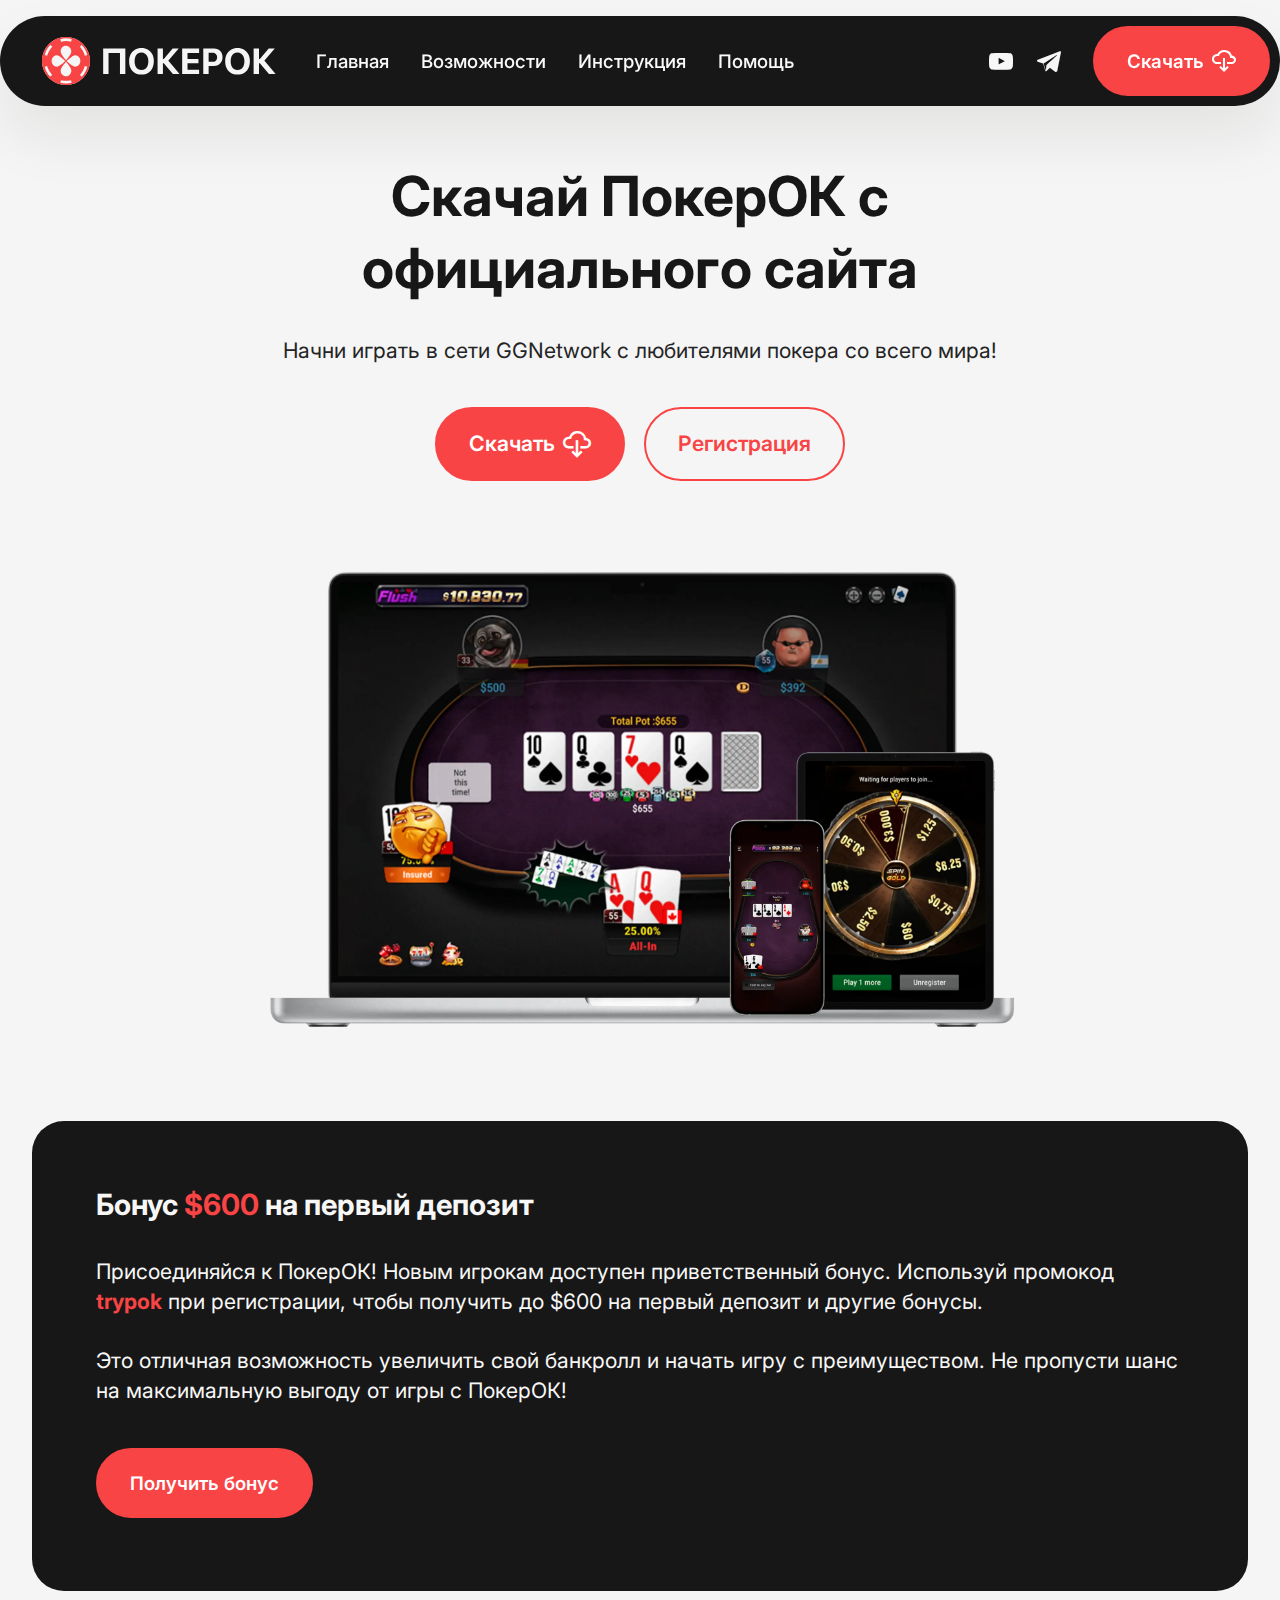
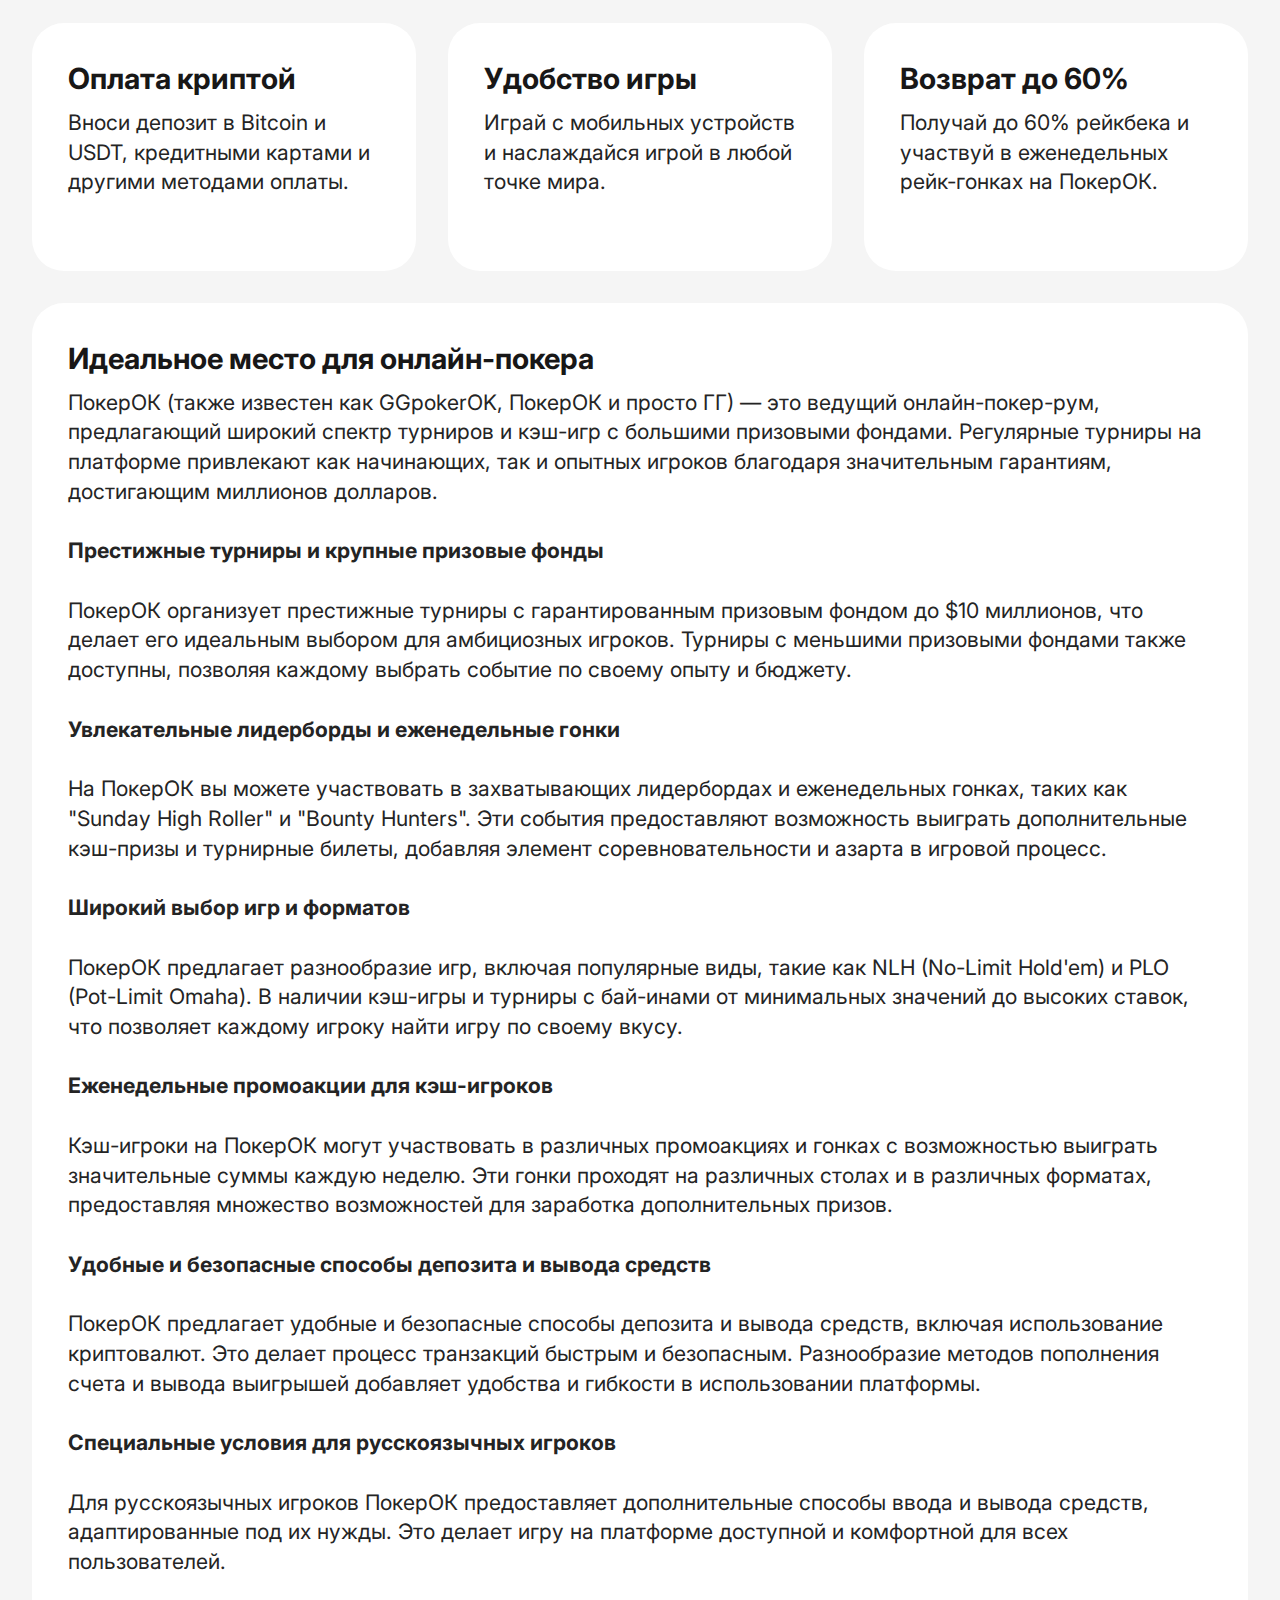
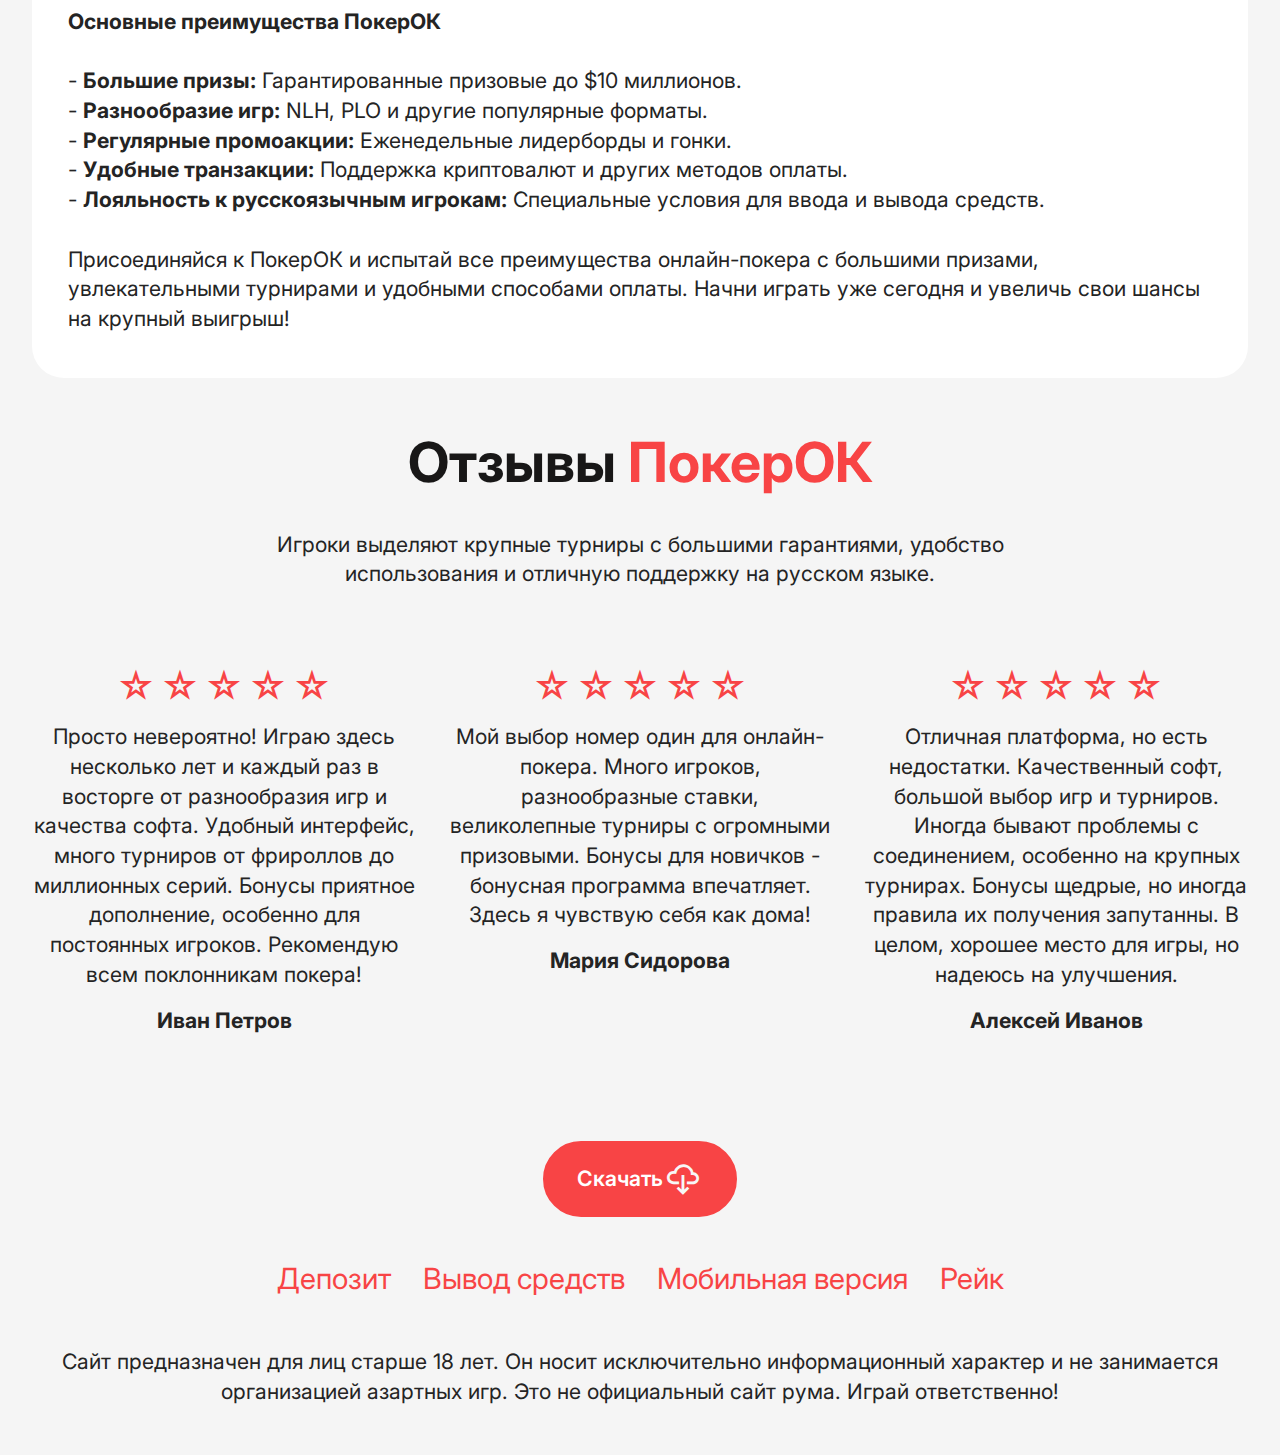
<file: index.html>
<!DOCTYPE html>
<html  >
<head>

	<!-- Google tag (gtag.js) -->
<script async src="https://www.googletagmanager.com/gtag/js?id=G-2VLKZC74WE"></script>
<script>
  window.dataLayer = window.dataLayer || [];
  function gtag(){dataLayer.push(arguments);}
  gtag('js', new Date());

  gtag('config', 'G-2VLKZC74WE');
</script>
  
  <meta charset="UTF-8">
  <meta http-equiv="X-UA-Compatible" content="IE=edge">
  <meta name="generator" content="Mobirise v5.9.18, mobirise.com">
  <meta name="twitter:card" content="summary_large_image"/>
  <meta name="twitter:image:src" content="assets/images/index-meta.png">
  <meta property="og:image" content="assets/images/index-meta.png">
  <meta name="twitter:title" content="ПОКЕРОК – Играй в покер онлайн. Скачать с бонусом $600!">
  <meta name="viewport" content="width=device-width, initial-scale=1, minimum-scale=1">
  <link rel="shortcut icon" href="assets/images/ggpokerok-favicon-32-32.png" type="image/x-icon">
  <meta name="description" content="Скачай ПокерОК (GGPokerOK) с официального сайта на Windows, MacOS, Android и iOS. Бесплатная регистрация и бонус $600 для новых игроков. Играй и выигрывай!">
  
  
  <title>ПОКЕРОК – Играй в покер онлайн. Скачать с бонусом $600!</title>
  <link rel="stylesheet" href="assets/web/assets/mobirise-icons2/mobirise2.css">
  <link rel="stylesheet" href="assets/bootstrap/css/bootstrap.min.css">
  <link rel="stylesheet" href="assets/bootstrap/css/bootstrap-grid.min.css">
  <link rel="stylesheet" href="assets/bootstrap/css/bootstrap-reboot.min.css">
  <link rel="stylesheet" href="assets/dropdown/css/style.css">
  <link rel="stylesheet" href="assets/socicon/css/styles.css">
  <link rel="stylesheet" href="assets/theme/css/style.css">
  <link rel="preload" href="https://fonts.googleapis.com/css?family=Inter:100,200,300,400,500,600,700,800,900&display=swap" as="style" onload="this.onload=null;this.rel='stylesheet'">
  <noscript><link rel="stylesheet" href="https://fonts.googleapis.com/css?family=Inter:100,200,300,400,500,600,700,800,900&display=swap"></noscript>
  <link rel="preload" as="style" href="assets/mobirise/css/mbr-additional.css?v=Yruq2R"><link rel="stylesheet" href="assets/mobirise/css/mbr-additional.css?v=Yruq2R" type="text/css">

  <!-- Yandex.Metrika counter -->
<script type="text/javascript" >
	(function(m,e,t,r,i,k,a){m[i]=m[i]||function(){(m[i].a=m[i].a||[]).push(arguments)};
	m[i].l=1*new Date();
	for (var j = 0; j < document.scripts.length; j++) {if (document.scripts[j].src === r) { return; }}
	k=e.createElement(t),a=e.getElementsByTagName(t)[0],k.async=1,k.src=r,a.parentNode.insertBefore(k,a)})
	(window, document, "script", "https://mc.yandex.ru/metrika/tag.js", "ym");
 
	ym(95806713, "init", {
		 clickmap:true,
		 trackLinks:true,
		 accurateTrackBounce:true,
		 webvisor:true
	});
 </script>
 <noscript><div><img src="https://mc.yandex.ru/watch/95806713" style="position:absolute; left:-9999px;" alt="" /></div></noscript>
 <!-- /Yandex.Metrika counter -->
  
  
</head>
<body>
  
  <section data-bs-version="5.1" class="menu menu1 cid-ue9TlNqLaG" once="menu" id="menu01-2">
	

	<nav class="navbar navbar-dropdown navbar-fixed-top navbar-expand-lg">
		<div class="container">
			<div class="navbar-brand">
				<span class="navbar-logo">
					<a href="/">
						<img src="assets/images/ggpokerok-logo-site.svg" alt="Логотип онлайн покер-рума ПокерОК (GGpokerOK, PokerOK, ГГ)" style="height: 3rem;">
					</a>
				</span>
				
			</div>
			<button class="navbar-toggler" type="button" data-toggle="collapse" data-bs-toggle="collapse" data-target="#navbarSupportedContent" data-bs-target="#navbarSupportedContent" aria-controls="navbarNavAltMarkup" aria-expanded="false" aria-label="Toggle navigation">
				<div class="hamburger">
					<span></span>
					<span></span>
					<span></span>
					<span></span>
				</div>
			</button>
			<div class="collapse navbar-collapse" id="navbarSupportedContent">
				<ul class="navbar-nav nav-dropdown" data-app-modern-menu="true"><li class="nav-item">
						<a class="nav-link link text-white text-primary display-4" href="/">Главная</a>
					</li>
					<li class="nav-item">
						<a class="nav-link link text-white text-primary display-4" href="/overview" aria-expanded="false">Возможности</a>
					</li>
					<li class="nav-item">
						<a class="nav-link link text-white text-primary display-4" href="/install">Инструкция</a>
					</li><li class="nav-item"><a class="nav-link link text-white text-primary display-4" href="https://play.bigpok.ru/" target="_blank">Помощь</a></li></ul>
				<div class="icons-menu">
					<a class="iconfont-wrapper" href="https://www.youtube.com/@trypokerok" target="_blank">
						<span class="p-2 mbr-iconfont socicon-youtube socicon" style="color: rgb(247, 247, 247); fill: rgb(247, 247, 247);"></span>
					</a>
					<a class="iconfont-wrapper" href="https://t.me/trypokerok_chat" target="_blank">
						<span class="p-2 mbr-iconfont socicon-telegram socicon" style="color: rgb(247, 247, 247); fill: rgb(247, 247, 247);"></span>
					</a>
					
					
				</div>
				<div class="navbar-buttons mbr-section-btn"><a class="btn btn-primary display-4" href="https://click.ggpartners.com/?serial=3206&creative_id=153&anid=" target="_blank"><span class="mobi-mbri mobi-mbri-download-2 mbr-iconfont mbr-iconfont-btn"></span>Скачать</a></div>
			</div>
		</div>
	</nav>
</section>

<section data-bs-version="5.1" class="header13 cid-ueajyUIfGa" id="header13-3">
  

  
  

  <div class="align-center container">
    <div class="row justify-content-center">
      <div class="col-md-12 mb-5 content-head">
        <h1 class="mbr-section-title mbr-fonts-style display-2"><strong>Скачай ПокерОК с официального сайта</strong></h1>
        <p class="mbr-text mbr-fonts-style mt-4 display-7">Начни играть в сети GGNetwork с любителями покера со всего мира!</p>
        <div class="mbr-section-btn mt-4"><a class="btn btn-primary display-7" href="https://click.ggpartners.com/?serial=3206&creative_id=153&anid=" target="_blank"><span class="mobi-mbri mobi-mbri-download-2 mbr-iconfont mbr-iconfont-btn"></span>Скачать</a> <a class="btn btn-primary-outline display-7" href="https://click.ggpartners.com/?serial=3206&creative_id=153&anid=" target="_blank">Регистрация</a></div>
      </div>
    </div>

    <div class="row justify-content-center">
      <div class="col-12 col-md-8">
        <a href="https://click.ggpartners.com/?serial=3206&creative_id=153&anid=" target="_blank"><img src="assets/images/ggpokerok-devices.webp" alt="Игровой стол для онлайн-покера на платформе ПокерОК (GGpokerOK, PokerOK, ГГ), доступный для устройств под управлением Windows, MacOS, Android и iOS" title=""></a>
      </div>
    </div>
  </div>
</section>

<section data-bs-version="5.1" class="article13 cid-ueaEbyZhY4" id="article13-b">
    
    
    
    <div class="container">
        <div class="row justify-content-center">
            <div class="card col-md-12 col-lg-12">
                <div class="card-wrapper">
                    <div class="card-box align-left">
                        <h4 class="card-title mbr-fonts-style display-5"><strong>Бонус <a href="https://click.ggpartners.com/?serial=3206&creative_id=153&anid=" class="text-primary" target="_blank"><b>$600</b></a> на первый депозит</strong></h4>
                        <p class="mbr-text mbr-fonts-style mt-4 display-7">Присоединяйся к ПокерОК! Новым игрокам доступен приветственный бонус. Используй промокод <a href="https://click.ggpartners.com/?serial=3206&creative_id=153&anid=" class="text-primary" target="_blank"><strong>trypok</strong></a> при регистрации, чтобы получить до $600 на первый депозит и другие бонусы.<br><br>Это отличная возможность увеличить свой банкролл и начать игру с преимуществом. Не пропусти шанс на максимальную выгоду от игры с ПокерОК!<br>
                        </p>
                        <div class="mbr-section-btn mt-4"><a class="btn btn-primary display-4" href="https://click.ggpartners.com/?serial=3206&creative_id=153&anid=" target="_blank">Получить бонус</a></div>
                    </div>
                </div>
            </div>
        </div>
    </div>
</section>

<section data-bs-version="5.1" class="start features20 cid-ueaGncEIEC" id="features020-c">
	

	
	
	<div class="container">
		
		<div class="row">
			<div class="item features-without-image col-12 col-md-6 col-lg-4 item-mb active">
				<div class="item-wrapper">
					<div class="card-box align-left">
						
						<h5 class="card-title mbr-fonts-style display-5"><strong>Оплата криптой</strong></h5>
						<p class="card-text mbr-fonts-style display-7">Вноси депозит в Bitcoin и USDT, кредитными картами и другими методами оплаты.<br><br></p>
					</div>
				</div>
			</div><div class="item features-without-image col-12 col-md-6 col-lg-4 item-mb">
				<div class="item-wrapper">
					<div class="card-box align-left">
						
						<h5 class="card-title mbr-fonts-style display-5"><strong>Удобство игры</strong></h5>
						<p class="card-text mbr-fonts-style display-7">Играй с мобильных устройств и наслаждайся игрой в любой точке мира.
						</p>
					</div>
				</div>
			</div><div class="item features-without-image col-12 col-md-6 col-lg-4 item-mb">
				<div class="item-wrapper">
					<div class="card-box align-left">
						
						<h5 class="card-title mbr-fonts-style display-5"><strong>Возврат до 60%</strong></h5>
						<p class="card-text mbr-fonts-style display-7">Получай до 60% рейкбека и участвуй в еженедельных рейк-гонках на ПокерОК.<br></p>
					</div>
				</div>
			</div>
			
			
		</div>
	</div>
</section>

<section data-bs-version="5.1" class="start features20 cid-ueaP1qG1xP" id="features020-j">
	

	
	
	<div class="container">
		
		<div class="row">
			<div class="item features-without-image col-12 col-md-6 col-lg-12 item-mb">
				<div class="item-wrapper">
					<div class="card-box align-left">
						
						<h5 class="card-title mbr-fonts-style display-5"><strong>Идеальное место для онлайн-покера</strong></h5>
						<p class="card-text mbr-fonts-style display-7">ПокерОК&nbsp;(также известен как GGpokerOK, ПокерОК и просто ГГ) — это ведущий онлайн-покер-рум, предлагающий широкий спектр турниров и кэш-игр с большими призовыми фондами. Регулярные турниры на платформе привлекают как начинающих, так и опытных игроков благодаря значительным гарантиям, достигающим миллионов долларов.<br><br><strong>Престижные турниры и крупные призовые фонды</strong><br><br>ПокерОК организует престижные турниры с гарантированным призовым фондом до $10 миллионов, что делает его идеальным выбором для амбициозных игроков. Турниры с меньшими призовыми фондами также доступны, позволяя каждому выбрать событие по своему опыту и бюджету.<br><br><strong>Увлекательные лидерборды и еженедельные гонки</strong><br><br>На ПокерОК вы можете участвовать в захватывающих лидербордах и еженедельных гонках, таких как "Sunday High Roller" и "Bounty Hunters". Эти события предоставляют возможность выиграть дополнительные кэш-призы и турнирные билеты, добавляя элемент соревновательности и азарта в игровой процесс.<br><br><strong>Широкий выбор игр и форматов</strong><br><br>ПокерОК предлагает разнообразие игр, включая популярные виды, такие как NLH (No-Limit Hold'em) и PLO (Pot-Limit Omaha). В наличии кэш-игры и турниры с бай-инами от минимальных значений до высоких ставок, что позволяет каждому игроку найти игру по своему вкусу.<br><br><strong>Еженедельные промоакции для кэш-игроков</strong><br><br>Кэш-игроки на ПокерОК могут участвовать в различных промоакциях и гонках с возможностью выиграть значительные суммы каждую неделю. Эти гонки проходят на различных столах и в различных форматах, предоставляя множество возможностей для заработка дополнительных призов.<br><br><strong>Удобные и безопасные способы депозита и вывода средств</strong><br><br>ПокерОК предлагает удобные и безопасные способы депозита и вывода средств, включая использование криптовалют. Это делает процесс транзакций быстрым и безопасным. Разнообразие методов пополнения счета и вывода выигрышей добавляет удобства и гибкости в использовании платформы.<br><br><strong>Специальные условия для русскоязычных игроков</strong><br><br>Для русскоязычных игроков ПокерОК предоставляет дополнительные способы ввода и вывода средств, адаптированные под их нужды. Это делает игру на платформе доступной и комфортной для всех пользователей.<br><br><strong>Основные преимущества ПокерОК</strong><br><br>- <strong>Большие призы:</strong> Гарантированные призовые до $10 миллионов.<br>-&nbsp;<strong>Разнообразие игр:</strong> NLH, PLO и другие популярные форматы.<br>- <strong>Регулярные промоакции:</strong> Еженедельные лидерборды и гонки.<br>- <strong>Удобные транзакции:</strong> Поддержка криптовалют и других методов оплаты.<br>-&nbsp;<strong>Лояльность к русскоязычным игрокам:</strong> Специальные условия для ввода и вывода средств.<br><br>Присоединяйся к ПокерОК и испытай все преимущества онлайн-покера с большими призами, увлекательными турнирами и удобными способами оплаты. Начни играть уже сегодня и увеличь свои шансы на крупный выигрыш!<br></p>
					</div>
				</div>
			</div>
			
			
		</div>
	</div>
</section>

<section data-bs-version="5.1" class="people02 cid-ueaVPVdp4U" id="people02-k">
	

	
	
	<div class="container">
		<div class="row mb-5 justify-content-center">
			<div class="col-12 content-head">
				<h3 class="mbr-section-title mbr-fonts-style align-center mb-4 display-2"><strong>Отзывы <a href="https://click.ggpartners.com/?serial=3206&creative_id=153&anid=" class="text-primary" target="_blank"><b>ПокерОК</b></a></strong></h3>
				<h5 class="mbr-section-subtitle mbr-fonts-style align-center mb-4 display-7">Игроки выделяют крупные турниры с большими гарантиями, удобство использования и отличную поддержку на русском языке.</h5>
			</div>
		</div>
		<div class="row">
				<div class="item features-without-image col-12 col-md-6 col-lg-4 mb-5">
					<div class="item-wrapper">
						<div class="card-box align-center">
							<div class="iconfont-wrapper mb-3">
								<span class="mbr-iconfont mobi-mbri-star mobi-mbri"></span>
								<span class="mbr-iconfont mobi-mbri-star mobi-mbri"></span>
								<span class="mbr-iconfont mobi-mbri-star mobi-mbri"></span>
								<span class="mbr-iconfont mobi-mbri-star mobi-mbri"></span>
								<span class="mbr-iconfont mobi-mbri-star mobi-mbri"></span>
							</div>
							<h5 class="card-title mbr-fonts-style mb-3 display-7">Просто невероятно! Играю здесь несколько лет и каждый раз в восторге от разнообразия игр и качества софта. Удобный интерфейс, много турниров от фрироллов до миллионных серий. Бонусы приятное дополнение, особенно для постоянных игроков. Рекомендую всем поклонникам покера!</h5>
							<p class="card-text mbr-fonts-style mb-0 display-7"><strong>Иван Петров</strong><br></p>
						</div>
					</div>
				</div>
				<div class="item features-without-image col-12 col-md-6 col-lg-4 mb-5">
					<div class="item-wrapper">
						<div class="card-box align-center">
							<div class="iconfont-wrapper mb-3">
								<span class="mbr-iconfont mobi-mbri-star mobi-mbri"></span>
								<span class="mbr-iconfont mobi-mbri-star mobi-mbri"></span>
								<span class="mbr-iconfont mobi-mbri-star mobi-mbri"></span>
								<span class="mbr-iconfont mobi-mbri-star mobi-mbri"></span>
								<span class="mbr-iconfont mobi-mbri-star mobi-mbri"></span>
							</div>
							<h5 class="card-title mbr-fonts-style mb-3 display-7">Мой выбор номер один для онлайн-покера. Много игроков, разнообразные ставки, великолепные турниры с огромными призовыми. Бонусы для новичков - бонусная программа впечатляет. Здесь я чувствую себя как дома!</h5>
							<p class="card-text mbr-fonts-style mb-0 display-7"><strong>Мария Сидорова</strong><br></p>
						</div>
					</div>
				</div>
				<div class="item features-without-image col-12 col-md-6 col-lg-4 mb-5">
					<div class="item-wrapper">
						<div class="card-box align-center">
							<div class="iconfont-wrapper mb-3">
								<span class="mbr-iconfont mobi-mbri-star mobi-mbri"></span>
								<span class="mbr-iconfont mobi-mbri-star mobi-mbri"></span>
								<span class="mbr-iconfont mobi-mbri-star mobi-mbri"></span>
								<span class="mbr-iconfont mobi-mbri-star mobi-mbri"></span>
								<span class="mbr-iconfont mobi-mbri-star mobi-mbri"></span>
							</div>
							<h5 class="card-title mbr-fonts-style mb-3 display-7">Отличная платформа, но есть недостатки. Качественный софт, большой выбор игр и турниров. Иногда бывают проблемы с соединением, особенно на крупных турнирах. Бонусы щедрые, но иногда правила их получения запутанны. В целом, хорошее место для игры, но надеюсь на улучшения.</h5>
							<p class="card-text mbr-fonts-style mb-0 display-7"><strong>Алексей Иванов</strong><br></p>
						</div>
					</div>
				</div>
			</div>
		<div class="row mt-0 mt-md-5">
			<div class="col-12 align-center">
				<div class="mbr-section-btn"><a class="btn btn-primary display-7" href="https://click.ggpartners.com/?serial=3206&creative_id=153&anid=" target="_blank"><span class="mobi-mbri mobi-mbri-download-2 mbr-iconfont mbr-iconfont-btn" style="color: rgb(247, 247, 247);"></span>Скачать</a></div>
			</div>
		</div>
	</div>
</section>

<section data-bs-version="5.1" class="footer3 cid-ueazuJ8ROL" once="footers" id="footer03-a">

        

    

    <div class="container">
        <div class="row">
            <div class="row-links">
                <ul class="header-menu">
                  
                  
                  
                  
                <li class="header-menu-item mbr-fonts-style display-5"><a href="/deposits" class="text-primary">Депозит</a></li><li class="header-menu-item mbr-fonts-style display-5"><a href="/withdraw" class="text-primary">Вывод средств</a></li><li class="header-menu-item mbr-fonts-style display-5"><a href="/mobile-app" class="text-primary">Мобильная версия</a></li><li class="header-menu-item mbr-fonts-style display-5"><a href="/rake" class="text-primary">Рейк</a></li></ul>
              </div>

            
            <div class="col-12 mt-4">
                <p class="mbr-fonts-style copyright display-7">Сайт предназначен для лиц старше 18 лет. Он носит исключительно информационный характер и не занимается организацией азартных игр. Это не официальный сайт рума. Играй ответственно!</p>
            </div>
        </div>
    </div>
</section><section class="display-7" style="padding: 0;align-items: center;justify-content: center;flex-wrap: wrap;    align-content: center;display: flex;position: relative;height: 0rem;"><a href="https://mobiri.se/1725391" style="flex: 1 1;height: 0rem;position: absolute;width: 100%;z-index: 1;"><img alt="" style="height: 0rem;" src="[data-uri]"></a><p hidden style="margin: 0;text-align: center;" class="display-7">&#8204;</p><a hidden style="z-index:1" href="https://mobirise.com">Mobirise </a></section><script src="assets/bootstrap/js/bootstrap.bundle.min.js"></script>  <script src="assets/smoothscroll/smooth-scroll.js"></script>  <script src="assets/ytplayer/index.js"></script>  <script src="assets/dropdown/js/navbar-dropdown.js"></script>  <script src="assets/theme/js/script.js"></script>  
  
  
 <div id="scrollToTop" class="scrollToTop mbr-arrow-up"><a style="text-align: center;"><i class="mbr-arrow-up-icon mbr-arrow-up-icon-cm cm-icon cm-icon-smallarrow-up"></i></a></div>

 <!--<script async type="text/javascript" src="https://static.klaviyo.com/onsite/js/klaviyo.js?company_id=QQjfWV"></script>-->

  </body>
</html>
</file>
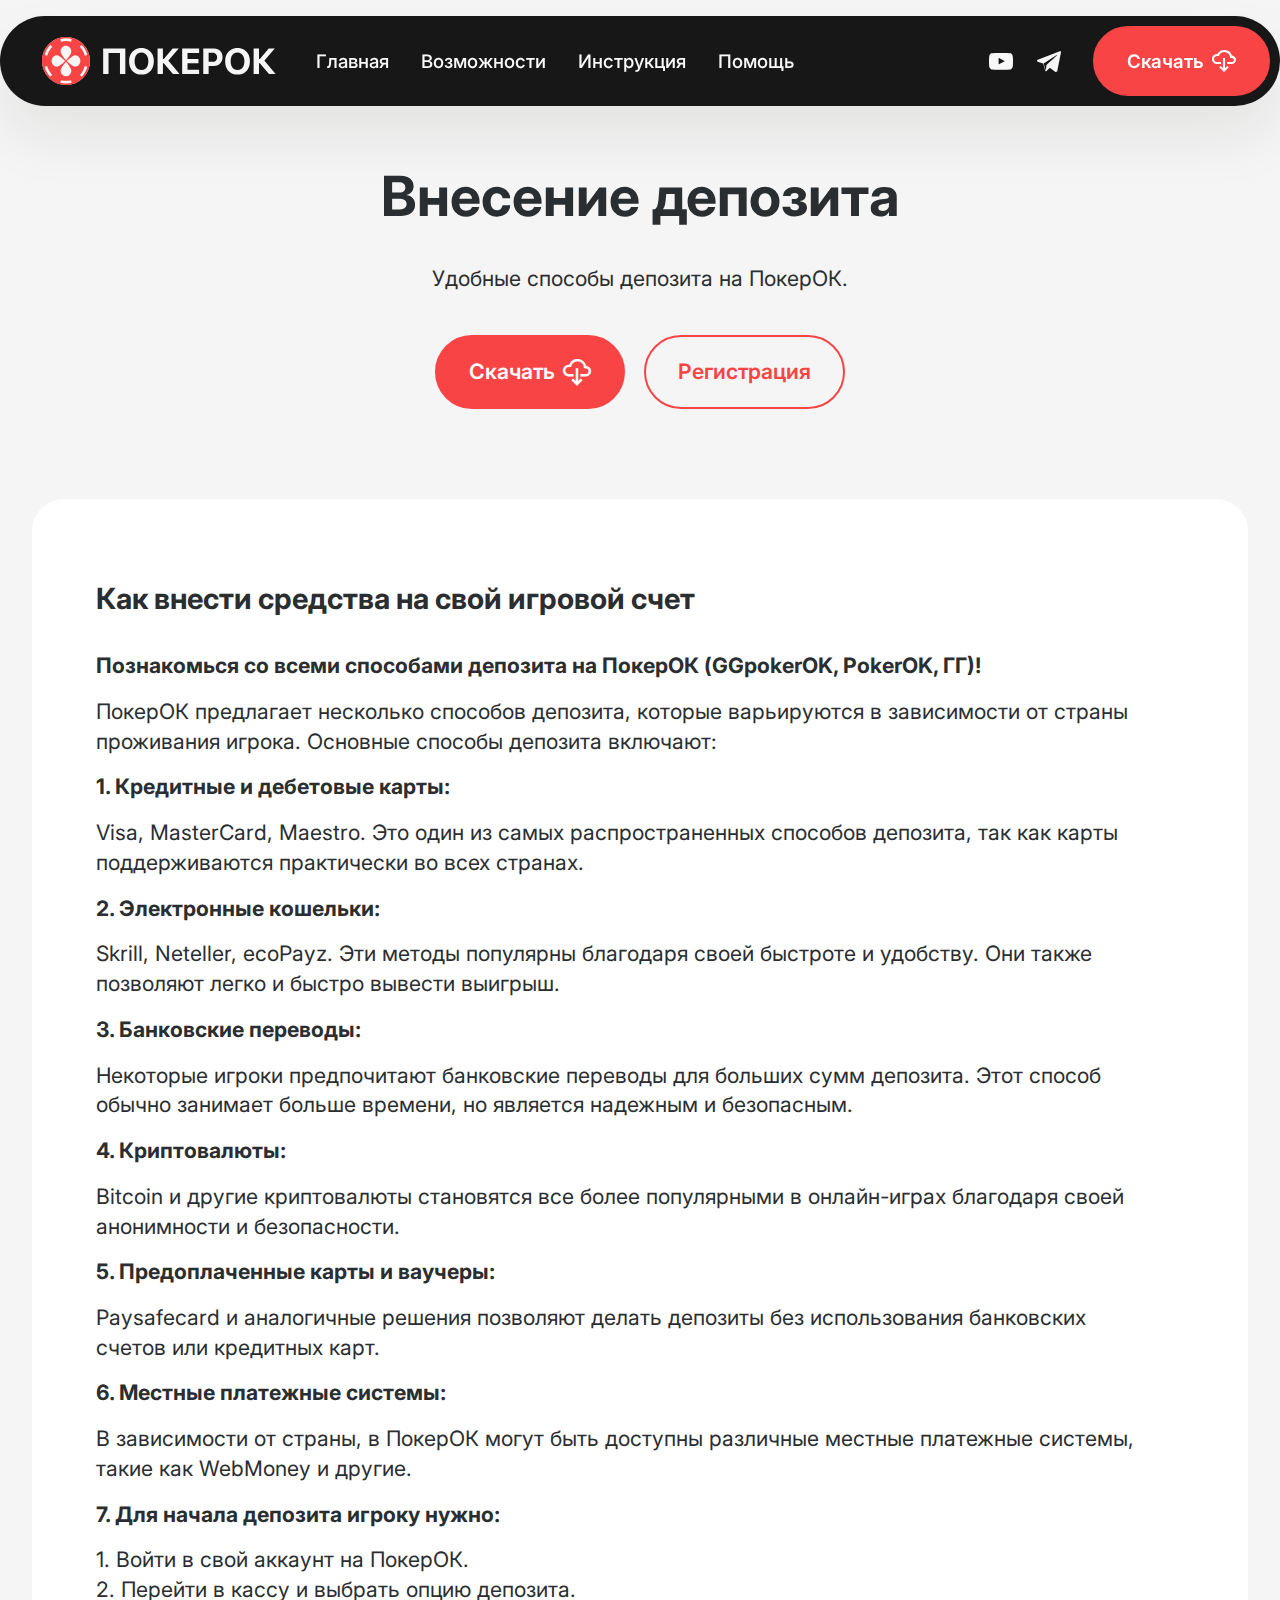
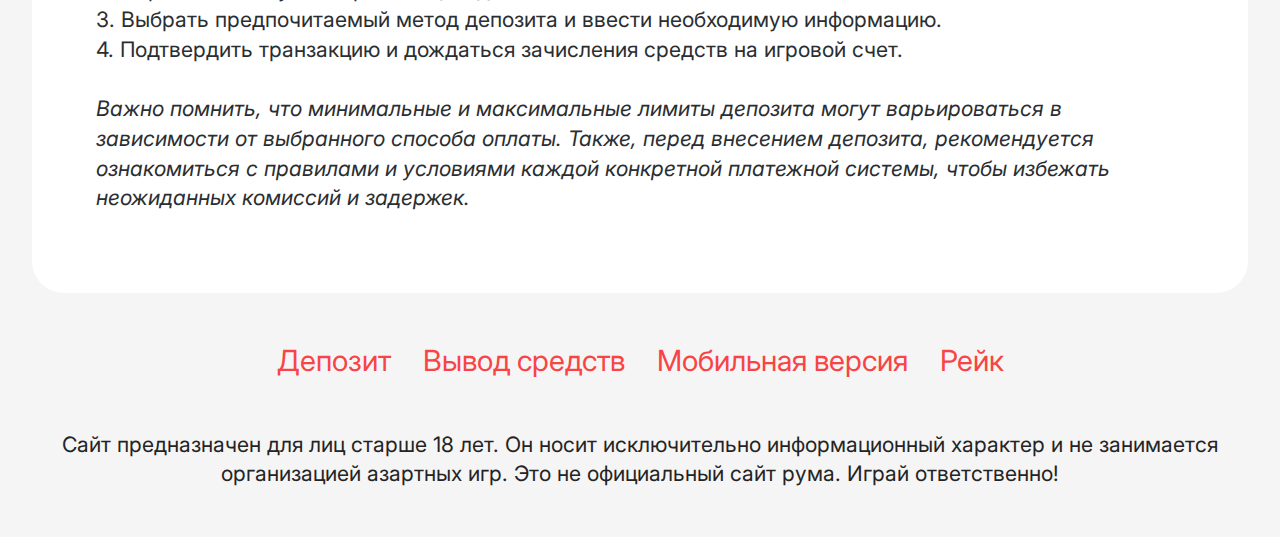
<file: deposits.html>
<!DOCTYPE html>
<html  >
<head>

  <!-- Google tag (gtag.js) -->
<script async src="https://www.googletagmanager.com/gtag/js?id=G-2VLKZC74WE"></script>
<script>
  window.dataLayer = window.dataLayer || [];
  function gtag(){dataLayer.push(arguments);}
  gtag('js', new Date());

  gtag('config', 'G-2VLKZC74WE');
</script>
  
  <meta charset="UTF-8">
  <meta http-equiv="X-UA-Compatible" content="IE=edge">
  <meta name="generator" content="Mobirise v5.9.18, mobirise.com">
  <meta name="twitter:card" content="summary_large_image"/>
  <meta name="twitter:image:src" content="assets/images/deposits-meta.png">
  <meta property="og:image" content="assets/images/deposits-meta.png">
  <meta name="twitter:title" content="ПОКЕРОК – Удобные способы депозита">
  <meta name="viewport" content="width=device-width, initial-scale=1, minimum-scale=1">
  <link rel="shortcut icon" href="assets/images/ggpokerok-favicon-32-32.png" type="image/x-icon">
  <meta name="description" content="Узнай о способах депозита на ПокерОК (GGpokerOK, PokerOK, ГГ). Быстро пополни счет с помощью карт, электронных кошельков, криптовалют и банковских переводов.">
  
  
  <title>ПОКЕРОК – Удобные способы депозита</title>
  <link rel="stylesheet" href="assets/web/assets/mobirise-icons2/mobirise2.css">
  <link rel="stylesheet" href="assets/bootstrap/css/bootstrap.min.css">
  <link rel="stylesheet" href="assets/bootstrap/css/bootstrap-grid.min.css">
  <link rel="stylesheet" href="assets/bootstrap/css/bootstrap-reboot.min.css">
  <link rel="stylesheet" href="assets/dropdown/css/style.css">
  <link rel="stylesheet" href="assets/socicon/css/styles.css">
  <link rel="stylesheet" href="assets/theme/css/style.css">
  <link rel="preload" href="https://fonts.googleapis.com/css?family=Inter:100,200,300,400,500,600,700,800,900&display=swap" as="style" onload="this.onload=null;this.rel='stylesheet'">
  <noscript><link rel="stylesheet" href="https://fonts.googleapis.com/css?family=Inter:100,200,300,400,500,600,700,800,900&display=swap"></noscript>
  <link rel="preload" as="style" href="assets/mobirise/css/mbr-additional.css?v=ReOFta"><link rel="stylesheet" href="assets/mobirise/css/mbr-additional.css?v=ReOFta" type="text/css">

  <!-- Yandex.Metrika counter -->
<script type="text/javascript" >
  (function(m,e,t,r,i,k,a){m[i]=m[i]||function(){(m[i].a=m[i].a||[]).push(arguments)};
  m[i].l=1*new Date();
  for (var j = 0; j < document.scripts.length; j++) {if (document.scripts[j].src === r) { return; }}
  k=e.createElement(t),a=e.getElementsByTagName(t)[0],k.async=1,k.src=r,a.parentNode.insertBefore(k,a)})
  (window, document, "script", "https://mc.yandex.ru/metrika/tag.js", "ym");

  ym(95806713, "init", {
       clickmap:true,
       trackLinks:true,
       accurateTrackBounce:true,
       webvisor:true
  });
</script>
<noscript><div><img src="https://mc.yandex.ru/watch/95806713" style="position:absolute; left:-9999px;" alt="" /></div></noscript>
<!-- /Yandex.Metrika counter -->
  
  
</head>
<body>
  
  <section data-bs-version="5.1" class="menu menu1 cid-uec83fFPk4" once="menu" id="menu01-1t">
	

	<nav class="navbar navbar-dropdown navbar-fixed-top navbar-expand-lg">
		<div class="container">
			<div class="navbar-brand">
				<span class="navbar-logo">
					<a href="/">
						<img src="assets/images/ggpokerok-logo-site.svg" alt="Логотип онлайн покер-рума ПокерОК (GGpokerOK, PokerOK, ГГ)" style="height: 3rem;">
					</a>
				</span>
				
			</div>
			<button class="navbar-toggler" type="button" data-toggle="collapse" data-bs-toggle="collapse" data-target="#navbarSupportedContent" data-bs-target="#navbarSupportedContent" aria-controls="navbarNavAltMarkup" aria-expanded="false" aria-label="Toggle navigation">
				<div class="hamburger">
					<span></span>
					<span></span>
					<span></span>
					<span></span>
				</div>
			</button>
			<div class="collapse navbar-collapse" id="navbarSupportedContent">
				<ul class="navbar-nav nav-dropdown" data-app-modern-menu="true"><li class="nav-item">
						<a class="nav-link link text-white text-primary display-4" href="/">Главная</a>
					</li>
					<li class="nav-item">
						<a class="nav-link link text-white text-primary display-4" href="/overview" aria-expanded="false">Возможности</a>
					</li>
					<li class="nav-item">
						<a class="nav-link link text-white text-primary display-4" href="/install">Инструкция</a>
					</li><li class="nav-item"><a class="nav-link link text-white text-primary display-4" href="https://play.bigpok.ru/" target="_blank">Помощь</a></li></ul>
				<div class="icons-menu">
					<a class="iconfont-wrapper" href="https://www.youtube.com/@trypokerok" target="_blank">
						<span class="p-2 mbr-iconfont socicon-youtube socicon" style="color: rgb(247, 247, 247); fill: rgb(247, 247, 247);"></span>
					</a>
					<a class="iconfont-wrapper" href="https://t.me/trypokerok_chat" target="_blank">
						<span class="p-2 mbr-iconfont socicon-telegram socicon" style="color: rgb(247, 247, 247); fill: rgb(247, 247, 247);"></span>
					</a>
					
					
				</div>
				<div class="navbar-buttons mbr-section-btn"><a class="btn btn-primary display-4" href="https://click.ggpartners.com/?serial=3206&creative_id=153&anid=" target="_blank"><span class="mobi-mbri mobi-mbri-download-2 mbr-iconfont mbr-iconfont-btn"></span>Скачать</a></div>
			</div>
		</div>
	</nav>
</section>

<section data-bs-version="5.1" class="header13 cid-uec83gvQDW" id="header13-1u">
  

  
  

  <div class="align-center container">
    <div class="row justify-content-center">
      <div class="col-md-12 mb-5 content-head">
        <h1 class="mbr-section-title mbr-fonts-style display-2"><strong>Внесение депозита</strong></h1>
        <p class="mbr-text mbr-fonts-style mt-4 display-7">Удобные способы депозита на ПокерОК.</p>
        <div class="mbr-section-btn mt-4"><a class="btn btn-primary display-7" href="https://click.ggpartners.com/?serial=3206&creative_id=153&anid=" target="_blank"><span class="mobi-mbri mobi-mbri-download-2 mbr-iconfont mbr-iconfont-btn"></span>Скачать</a> <a class="btn btn-primary-outline display-7" href="https://click.ggpartners.com/?serial=3206&creative_id=153&anid=" target="_blank">Регистрация</a></div>
      </div>
    </div>

    <div class="row justify-content-center">
      
    </div>
  </div>
</section>

<section data-bs-version="5.1" class="article07 cid-uec83h0Rz9" id="article07-1w">
  

  
  
  <div class="container">
    <div class="row justify-content-center">
      <div class="card col-md-12 col-lg-12">
        <div class="card-wrapper">
          <h3 class="card-title mbr-fonts-style mbr-white mt-3 mb-4 display-5"><strong>Как внести средства на свой игровой счет</strong></h3>
          <div class="row card-box align-left">
            <div class="item features-without-image col-12">
              <div class="item-wrapper">
                <h4 class="mbr-section-subtitle mbr-fonts-style mb-3 display-7"><strong>Познакомься со всеми способами депозита на ПокерОК (GGpokerOK, PokerOK, ГГ)!</strong></h4>
                <p class="mbr-text mbr-fonts-style display-7">ПокерОК предлагает несколько способов депозита, которые варьируются в зависимости от страны проживания игрока. Основные способы депозита включают:</p>
              </div>
            </div><div class="item features-without-image col-12">
              <div class="item-wrapper">
                <h4 class="mbr-section-subtitle mbr-fonts-style mb-3 display-7"><strong>1. Кредитные и дебетовые карты:</strong></h4>
                <p class="mbr-text mbr-fonts-style display-7">Visa, MasterCard, Maestro. Это один из самых распространенных способов депозита, так как карты поддерживаются практически во всех странах.</p>
              </div>
            </div><div class="item features-without-image col-12">
              <div class="item-wrapper">
                <h4 class="mbr-section-subtitle mbr-fonts-style mb-3 display-7"><strong>2. Электронные кошельки:</strong></h4>
                <p class="mbr-text mbr-fonts-style display-7">Skrill, Neteller, ecoPayz. Эти методы популярны благодаря своей быстроте и удобству. Они также позволяют легко и быстро вывести выигрыш.</p>
              </div>
            </div><div class="item features-without-image col-12">
              <div class="item-wrapper">
                <h4 class="mbr-section-subtitle mbr-fonts-style mb-3 display-7"><strong>3. Банковские переводы:</strong></h4>
                <p class="mbr-text mbr-fonts-style display-7">Некоторые игроки предпочитают банковские переводы для больших сумм депозита. Этот способ обычно занимает больше времени, но является надежным и безопасным.</p>
              </div>
            </div><div class="item features-without-image col-12">
              <div class="item-wrapper">
                <h4 class="mbr-section-subtitle mbr-fonts-style mb-3 display-7"><strong>4. Криптовалюты:</strong></h4>
                <p class="mbr-text mbr-fonts-style display-7">Bitcoin и другие криптовалюты становятся все более популярными в онлайн-играх благодаря своей анонимности и безопасности.<br></p>
              </div>
            </div><div class="item features-without-image col-12">
              <div class="item-wrapper">
                <h4 class="mbr-section-subtitle mbr-fonts-style mb-3 display-7"><strong>5. Предоплаченные карты и ваучеры:</strong></h4>
                <p class="mbr-text mbr-fonts-style display-7">Paysafecard и аналогичные решения позволяют делать депозиты без использования банковских счетов или кредитных карт.<br></p>
              </div>
            </div><div class="item features-without-image col-12">
              <div class="item-wrapper">
                <h4 class="mbr-section-subtitle mbr-fonts-style mb-3 display-7"><strong>6. Местные платежные системы:</strong></h4>
                <p class="mbr-text mbr-fonts-style display-7">В зависимости от страны, в ПокерОК могут быть доступны различные местные платежные системы, такие как WebMoney и другие.<br></p>
              </div>
            </div><div class="item features-without-image col-12">
              <div class="item-wrapper">
                <h4 class="mbr-section-subtitle mbr-fonts-style mb-3 display-7"><strong>7. Для начала депозита игроку нужно:</strong></h4>
                <p class="mbr-text mbr-fonts-style display-7">1. Войти в свой аккаунт на ПокерОК.<br>2. Перейти в кассу и выбрать опцию депозита.<br>3. Выбрать предпочитаемый метод депозита и ввести необходимую информацию.<br>4. Подтвердить транзакцию и дождаться зачисления средств на игровой счет.<br><br><em>Важно помнить, что минимальные и максимальные лимиты депозита могут варьироваться в зависимости от выбранного способа оплаты. Также, перед внесением депозита, рекомендуется ознакомиться с правилами и условиями каждой конкретной платежной системы, чтобы избежать неожиданных комиссий и задержек.</em><br></p>
              </div>
            </div>
            
            
            
          </div>
          
        </div>
      </div>
    </div>
  </div>
</section>

<section data-bs-version="5.1" class="footer3 cid-uec83i1kj2" once="footers" id="footer03-21">

        

    

    <div class="container">
        <div class="row">
            <div class="row-links">
                <ul class="header-menu">
                  
                  
                  
                  
                <li class="header-menu-item mbr-fonts-style display-5"><a href="/deposits" class="text-primary">Депозит</a></li><li class="header-menu-item mbr-fonts-style display-5"><a href="/withdraw" class="text-primary">Вывод средств</a></li><li class="header-menu-item mbr-fonts-style display-5"><a href="/mobile-app" class="text-primary">Мобильная версия</a></li><li class="header-menu-item mbr-fonts-style display-5"><a href="/rake" class="text-primary">Рейк</a></li></ul>
              </div>

            
            <div class="col-12 mt-4">
                <p class="mbr-fonts-style copyright display-7">Сайт предназначен для лиц старше 18 лет. Он носит исключительно информационный характер и не занимается организацией азартных игр. Это не официальный сайт рума. Играй ответственно!</p>
            </div>
        </div>
    </div>
</section><section class="display-7" style="padding: 0;align-items: center;justify-content: center;flex-wrap: wrap;    align-content: center;display: flex;position: relative;height: 0rem;"><a href="https://mobiri.se/1725391" style="flex: 1 1;height: 0rem;position: absolute;width: 100%;z-index: 1;"><img alt="" style="height: 0rem;" src="[data-uri]"></a><p hidden style="margin: 0;text-align: center;" class="display-7">&#8204;</p><a hidden style="z-index:1" href="https://mobirise.com/builder/ai-website-creator">Free AI Website Creator</a></section><script src="assets/bootstrap/js/bootstrap.bundle.min.js"></script>  <script src="assets/smoothscroll/smooth-scroll.js"></script>  <script src="assets/ytplayer/index.js"></script>  <script src="assets/dropdown/js/navbar-dropdown.js"></script>  <script src="assets/theme/js/script.js"></script>  
  
  
 <div id="scrollToTop" class="scrollToTop mbr-arrow-up"><a style="text-align: center;"><i class="mbr-arrow-up-icon mbr-arrow-up-icon-cm cm-icon cm-icon-smallarrow-up"></i></a></div>

 <!--<script async type="text/javascript" src="https://static.klaviyo.com/onsite/js/klaviyo.js?company_id=QQjfWV"></script>-->

  </body>
</html>
</file>
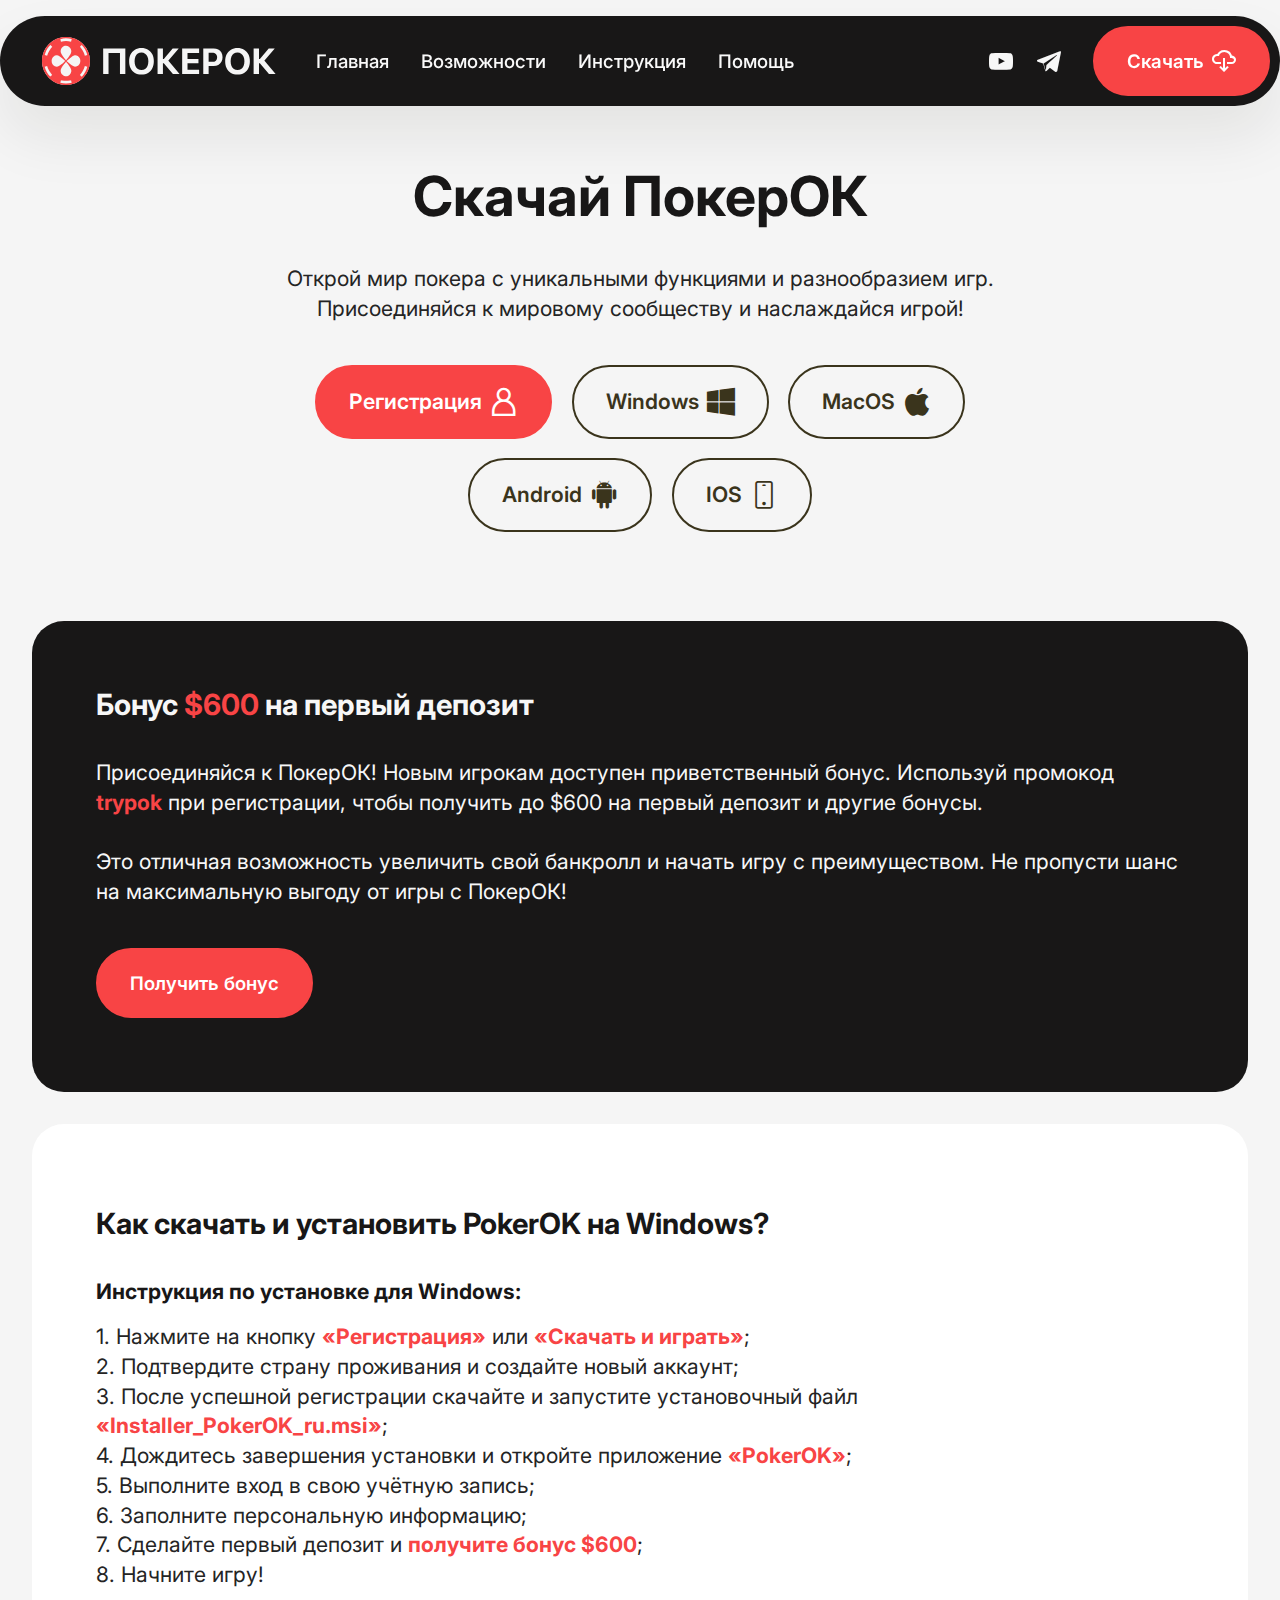
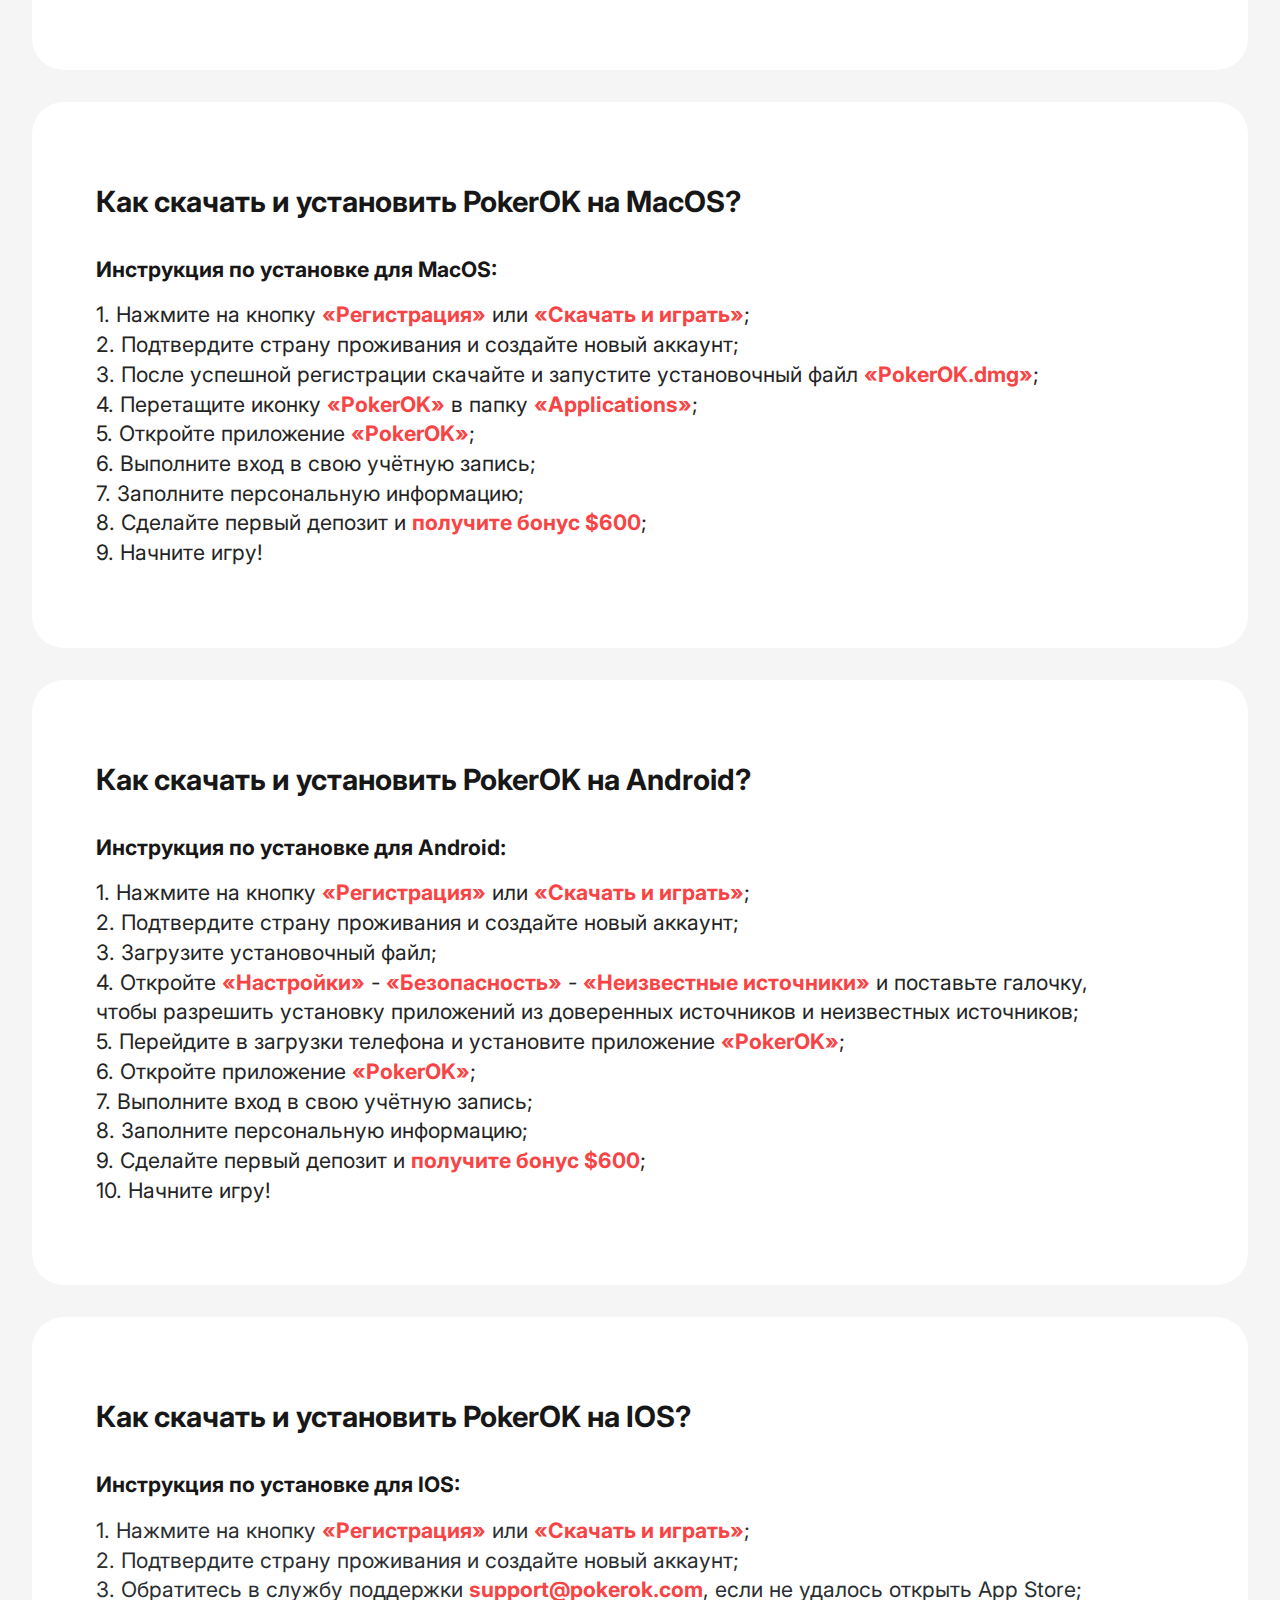
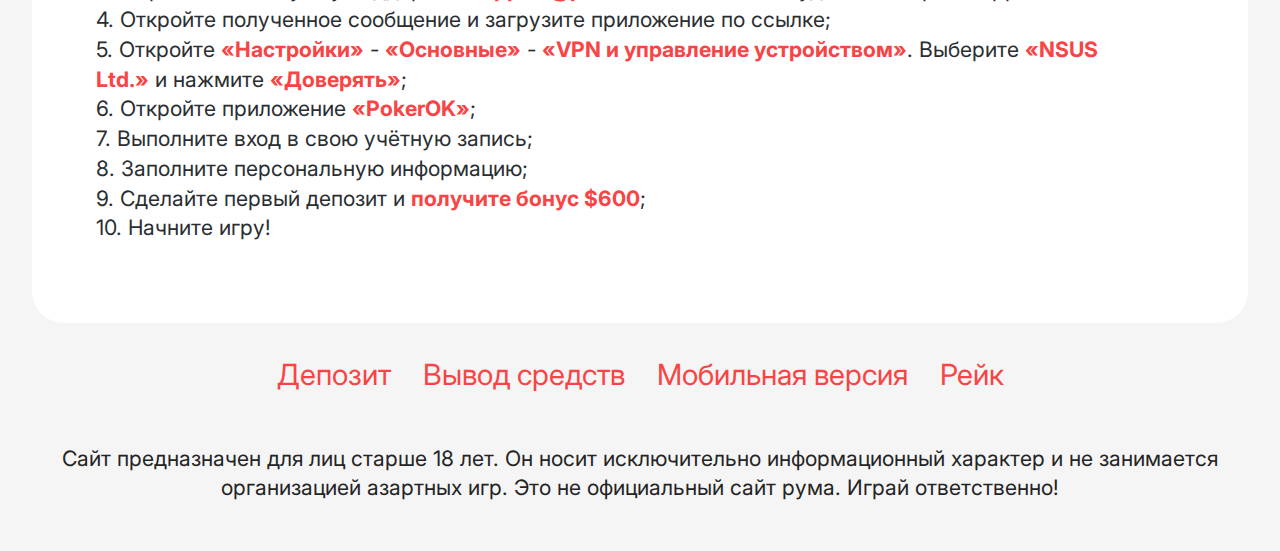
<file: install.html>
<!DOCTYPE html>
<html  >
<head>

  <!-- Google tag (gtag.js) -->
<script async src="https://www.googletagmanager.com/gtag/js?id=G-2VLKZC74WE"></script>
<script>
  window.dataLayer = window.dataLayer || [];
  function gtag(){dataLayer.push(arguments);}
  gtag('js', new Date());

  gtag('config', 'G-2VLKZC74WE');
</script>
  
  <meta charset="UTF-8">
  <meta http-equiv="X-UA-Compatible" content="IE=edge">
  <meta name="generator" content="Mobirise v5.9.18, mobirise.com">
  <meta name="twitter:card" content="summary_large_image"/>
  <meta name="twitter:image:src" content="assets/images/install-meta.png">
  <meta property="og:image" content="assets/images/install-meta.png">
  <meta name="twitter:title" content="ПОКЕРОК – Как скачать и установить: пошаговое руководство">
  <meta name="viewport" content="width=device-width, initial-scale=1, minimum-scale=1">
  <link rel="shortcut icon" href="assets/images/ggpokerok-favicon-32-32.png" type="image/x-icon">
  <meta name="description" content="Скачай официальный клиент ПокерОК (GGpokerOK, PokerOK, ГГ) для ПК, Мак, Андроид и Айфон. Получи бонус $600. Начни побеждать в онлайн-покере уже сегодня!">
  
  
  <title>ПОКЕРОК – Как скачать и установить: пошаговое руководство</title>
  <link rel="stylesheet" href="assets/web/assets/mobirise-icons2/mobirise2.css">
  <link rel="stylesheet" href="assets/web/assets/mobirise-icons-bold/mobirise-icons-bold.css">
  <link rel="stylesheet" href="assets/bootstrap/css/bootstrap.min.css">
  <link rel="stylesheet" href="assets/bootstrap/css/bootstrap-grid.min.css">
  <link rel="stylesheet" href="assets/bootstrap/css/bootstrap-reboot.min.css">
  <link rel="stylesheet" href="assets/dropdown/css/style.css">
  <link rel="stylesheet" href="assets/socicon/css/styles.css">
  <link rel="stylesheet" href="assets/theme/css/style.css">
  <link rel="preload" href="https://fonts.googleapis.com/css?family=Inter:100,200,300,400,500,600,700,800,900&display=swap" as="style" onload="this.onload=null;this.rel='stylesheet'">
  <noscript><link rel="stylesheet" href="https://fonts.googleapis.com/css?family=Inter:100,200,300,400,500,600,700,800,900&display=swap"></noscript>
  <link rel="preload" as="style" href="assets/mobirise/css/mbr-additional.css?v=SGfrMx"><link rel="stylesheet" href="assets/mobirise/css/mbr-additional.css?v=SGfrMx" type="text/css">

  <!-- Yandex.Metrika counter -->
<script type="text/javascript" >
  (function(m,e,t,r,i,k,a){m[i]=m[i]||function(){(m[i].a=m[i].a||[]).push(arguments)};
  m[i].l=1*new Date();
  for (var j = 0; j < document.scripts.length; j++) {if (document.scripts[j].src === r) { return; }}
  k=e.createElement(t),a=e.getElementsByTagName(t)[0],k.async=1,k.src=r,a.parentNode.insertBefore(k,a)})
  (window, document, "script", "https://mc.yandex.ru/metrika/tag.js", "ym");

  ym(95806713, "init", {
       clickmap:true,
       trackLinks:true,
       accurateTrackBounce:true,
       webvisor:true
  });
</script>
<noscript><div><img src="https://mc.yandex.ru/watch/95806713" style="position:absolute; left:-9999px;" alt="" /></div></noscript>
<!-- /Yandex.Metrika counter -->
  
  
</head>
<body>
  
  <section data-bs-version="5.1" class="menu menu1 cid-uebmG2dO7U" once="menu" id="menu01-1a">
	

	<nav class="navbar navbar-dropdown navbar-fixed-top navbar-expand-lg">
		<div class="container">
			<div class="navbar-brand">
				<span class="navbar-logo">
					<a href="/">
						<img src="assets/images/ggpokerok-logo-site.svg" alt="Логотип онлайн покер-рума ПокерОК (GGpokerOK, PokerOK, ГГ)" style="height: 3rem;">
					</a>
				</span>
				
			</div>
			<button class="navbar-toggler" type="button" data-toggle="collapse" data-bs-toggle="collapse" data-target="#navbarSupportedContent" data-bs-target="#navbarSupportedContent" aria-controls="navbarNavAltMarkup" aria-expanded="false" aria-label="Toggle navigation">
				<div class="hamburger">
					<span></span>
					<span></span>
					<span></span>
					<span></span>
				</div>
			</button>
			<div class="collapse navbar-collapse" id="navbarSupportedContent">
				<ul class="navbar-nav nav-dropdown" data-app-modern-menu="true"><li class="nav-item">
						<a class="nav-link link text-white text-primary display-4" href="/">Главная</a>
					</li>
					<li class="nav-item">
						<a class="nav-link link text-white text-primary display-4" href="/overview" aria-expanded="false">Возможности</a>
					</li>
					<li class="nav-item">
						<a class="nav-link link text-white text-primary display-4" href="/install">Инструкция</a>
					</li><li class="nav-item"><a class="nav-link link text-white text-primary display-4" href="https://play.bigpok.ru/" target="_blank">Помощь</a></li></ul>
				<div class="icons-menu">
					<a class="iconfont-wrapper" href="https://www.youtube.com/@trypokerok" target="_blank">
						<span class="p-2 mbr-iconfont socicon-youtube socicon" style="color: rgb(247, 247, 247); fill: rgb(247, 247, 247);"></span>
					</a>
					<a class="iconfont-wrapper" href="https://t.me/trypokerok_chat" target="_blank">
						<span class="p-2 mbr-iconfont socicon-telegram socicon" style="color: rgb(247, 247, 247); fill: rgb(247, 247, 247);"></span>
					</a>
					
					
				</div>
				<div class="navbar-buttons mbr-section-btn"><a class="btn btn-primary display-4" href="https://click.ggpartners.com/?serial=3206&creative_id=153&anid=" target="_blank"><span class="mobi-mbri mobi-mbri-download-2 mbr-iconfont mbr-iconfont-btn"></span>Скачать</a></div>
			</div>
		</div>
	</nav>
</section>

<section data-bs-version="5.1" class="header13 cid-uebmG38bMD" id="header13-1b">
  

  
  

  <div class="align-center container">
    <div class="row justify-content-center">
      <div class="col-md-12 mb-5 content-head">
        <h1 class="mbr-section-title mbr-fonts-style display-2"><strong>Скачай ПокерОК</strong></h1>
        <p class="mbr-text mbr-fonts-style mt-4 display-7">Открой мир покера с уникальными функциями и разнообразием игр. Присоединяйся к мировому сообществу и наслаждайся игрой!</p>
        <div class="mbr-section-btn mt-4"><a class="btn btn-primary display-7" href="https://click.ggpartners.com/?serial=3206&creative_id=153&anid=" target="_blank"><span class="mobi-mbri mobi-mbri-user mbr-iconfont mbr-iconfont-btn"></span>Регистрация</a> <a class="btn btn-success-outline display-7" href="/download#article07-1d"><span class="socicon socicon-windows mbr-iconfont mbr-iconfont-btn"></span>Windows</a> <a class="btn btn-success-outline display-7" href="/download#article07-1p"><span class="socicon socicon-apple mbr-iconfont mbr-iconfont-btn"></span>MacOS</a> <a class="btn btn-success-outline display-7" href="/download#article07-1q"><span class="socicon socicon-android mbr-iconfont mbr-iconfont-btn"></span>Android</a> <a class="btn btn-success-outline display-7" href="/download#article07-1r"><span class="mbrib-mobile2 mbr-iconfont mbr-iconfont-btn"></span>IOS</a></div>
      </div>
    </div>

    <div class="row justify-content-center">
      
    </div>
  </div>
</section>

<section data-bs-version="5.1" class="article13 cid-uebmG3DVOq" id="article13-1c">
    
    
    
    <div class="container">
        <div class="row justify-content-center">
            <div class="card col-md-12 col-lg-12">
                <div class="card-wrapper">
                    <div class="card-box align-left">
                        <h4 class="card-title mbr-fonts-style display-5"><strong>Бонус <a href="https://click.ggpartners.com/?serial=3206&creative_id=153&anid=" class="text-primary" target="_blank"><b>$600</b></a>&nbsp;на первый депозит</strong></h4>
                        <p class="mbr-text mbr-fonts-style mt-4 display-7">Присоединяйся к ПокерОК! Новым игрокам доступен приветственный бонус. Используй промокод <a href="https://click.ggpartners.com/?serial=3206&creative_id=153&anid=" class="text-primary" target="_blank"><strong>trypok</strong></a> при регистрации, чтобы получить до $600 на первый депозит и другие бонусы.<br><br>Это отличная возможность увеличить свой банкролл и начать игру с преимуществом. Не пропусти шанс на максимальную выгоду от игры с ПокерОК!<br>
                        </p>
                        <div class="mbr-section-btn mt-4"><a class="btn btn-primary display-4" href="https://click.ggpartners.com/?serial=3206&creative_id=153&anid=" target="_blank">Получить бонус</a></div>
                    </div>
                </div>
            </div>
        </div>
    </div>
</section>

<section data-bs-version="5.1" class="article07 cid-uebmG4X6Bf" id="article07-1d">
  

  
  
  <div class="container">
    <div class="row justify-content-center">
      <div class="card col-md-12 col-lg-12">
        <div class="card-wrapper">
          <h3 class="card-title mbr-fonts-style mbr-white mt-3 mb-4 display-5"><strong>Как скачать и установить PokerOK на Windows?</strong></h3>
          <div class="row card-box align-left">
            <div class="item features-without-image col-12">
              <div class="item-wrapper">
                <h4 class="mbr-section-subtitle mbr-fonts-style mb-3 display-7"><strong>Инструкция по установке для Windows:</strong></h4>
                <p class="mbr-text mbr-fonts-style display-7">1. Нажмите на кнопку <a href="https://click.ggpartners.com/?serial=3206&creative_id=153&anid=" class="text-primary" target="_blank"><strong>«‎Регистрация»</strong></a> или <a href="https://click.ggpartners.com/?serial=3206&creative_id=153&anid=" class="text-primary" target="_blank"><strong>«‎Скачать и играть»</strong></a>;‎<br>2. Подтвердите страну проживания и создайте новый аккаунт;<br>3. После успешной регистрации скачайте и запустите установочный файл <a href="https://click.ggpartners.com/?serial=3206&creative_id=153&anid=" class="text-primary" target="_blank"><strong>«Installer_PokerOK_ru.msi»</strong></a>;<br>4. Дождитесь завершения установки и откройте приложение <a href="https://click.ggpartners.com/?serial=3206&creative_id=153&anid=" class="text-primary" target="_blank"><strong>«PokerOK»</strong>‎</a>;<br>5. Выполните вход в свою учётную запись;<br>6. Заполните персональную информацию;<br>7. Сделайте первый депозит и <a href="https://click.ggpartners.com/?serial=3206&creative_id=153&anid=" class="text-primary" target="_blank"><strong>получите бонус $600</strong></a>;<br>8. Начните игру!</p>
              </div>
            </div>
            
            
            
          </div>
          
        </div>
      </div>
    </div>
  </div>
</section>

<section data-bs-version="5.1" class="article07 cid-uebqD3IcKy" id="article07-1p">
  

  
  
  <div class="container">
    <div class="row justify-content-center">
      <div class="card col-md-12 col-lg-12">
        <div class="card-wrapper">
          <h3 class="card-title mbr-fonts-style mbr-white mt-3 mb-4 display-5"><strong>Как скачать и установить PokerOK на MacOS?</strong></h3>
          <div class="row card-box align-left">
            <div class="item features-without-image col-12">
              <div class="item-wrapper">
                <h4 class="mbr-section-subtitle mbr-fonts-style mb-3 display-7"><strong>Инструкция по установке для MacOS:</strong></h4>
                <p class="mbr-text mbr-fonts-style display-7">1. Нажмите на кнопку <a href="https://click.ggpartners.com/?serial=3206&creative_id=153&anid=" class="text-primary" target="_blank"><strong>«‎Регистрация»</strong></a> или <a href="https://click.ggpartners.com/?serial=3206&creative_id=153&anid=" class="text-primary" target="_blank"><strong>«‎Скачать и играть»</strong></a>;‎<br>2. Подтвердите страну проживания и создайте новый аккаунт;<br>3. После успешной регистрации скачайте и запустите установочный файл <a href="https://click.ggpartners.com/?serial=3206&creative_id=153&anid=" class="text-primary" target="_blank"><strong>«PokerOK.dmg»</strong></a>;<br>4. Перетащите иконку <a href="https://click.ggpartners.com/?serial=3206&creative_id=153&anid=" class="text-primary" target="_blank"><strong>«PokerOK»</strong></a> в папку <a href="https://click.ggpartners.com/?serial=3206&creative_id=153&anid=" class="text-primary" target="_blank"><strong>«Applications»</strong></a>;<br>5. Откройте приложение <a href="https://click.ggpartners.com/?serial=3206&creative_id=153&anid=" class="text-primary" target="_blank"><strong>«PokerOK»</strong></a>;<br>6. Выполните вход в свою учётную запись;<br>7. Заполните персональную информацию;<br>8. Сделайте первый депозит и <a href="https://click.ggpartners.com/?serial=3206&creative_id=153&anid=" class="text-primary" target="_blank"><strong>получите бонус $600</strong></a>;<br>9. Начните игру!</p>
              </div>
            </div>
            
            
            
          </div>
          
        </div>
      </div>
    </div>
  </div>
</section>

<section data-bs-version="5.1" class="article07 cid-uebs7kpVwa" id="article07-1q">
  

  
  
  <div class="container">
    <div class="row justify-content-center">
      <div class="card col-md-12 col-lg-12">
        <div class="card-wrapper">
          <h3 class="card-title mbr-fonts-style mbr-white mt-3 mb-4 display-5"><strong>Как скачать и установить PokerOK на Android?</strong></h3>
          <div class="row card-box align-left">
            <div class="item features-without-image col-12">
              <div class="item-wrapper">
                <h4 class="mbr-section-subtitle mbr-fonts-style mb-3 display-7"><strong>Инструкция по установке для Android:</strong></h4>
                <p class="mbr-text mbr-fonts-style display-7">1. Нажмите на кнопку <a href="https://click.ggpartners.com/?serial=3206&creative_id=153&anid=" class="text-primary" target="_blank"><strong>«‎Регистрация»</strong></a> или <a href="https://click.ggpartners.com/?serial=3206&creative_id=153&anid=" class="text-primary" target="_blank"><strong>«‎Скачать и играть»</strong></a>;‎<br>2. Подтвердите страну проживания и создайте новый аккаунт;<br>3. Загрузите установочный файл;<br>4. Откройте <a href="https://click.ggpartners.com/?serial=3206&creative_id=153&anid=" class="text-primary" target="_blank"><strong>«Настройки»</strong></a> - <a href="https://click.ggpartners.com/?serial=3206&creative_id=153&anid=" class="text-primary" target="_blank"><strong>«Безопасность»</strong></a> - <a href="https://click.ggpartners.com/?serial=3206&creative_id=153&anid=" class="text-primary" target="_blank"><strong>«Неизвестные источники»</strong></a> и поставьте галочку, чтобы разрешить установку приложений из доверенных источников и неизвестных источников;<br>5. Перейдите в загрузки телефона и установите приложение <a href="https://click.ggpartners.com/?serial=3206&creative_id=153&anid=" class="text-primary" target="_blank"><strong>«PokerOK»</strong></a>;<br>6. Откройте приложение <a href="https://click.ggpartners.com/?serial=3206&creative_id=153&anid=" class="text-primary" target="_blank"><strong>«PokerOK»</strong></a>;<br>7. Выполните вход в свою учётную запись;<br>8. Заполните персональную информацию;<br>9. Сделайте первый депозит и <a href="https://click.ggpartners.com/?serial=3206&creative_id=153&anid=" class="text-primary" target="_blank"><strong>получите бонус $600</strong></a>;<br>10. Начните игру!</p>
              </div>
            </div>
            
            
            
          </div>
          
        </div>
      </div>
    </div>
  </div>
</section>

<section data-bs-version="5.1" class="article07 cid-uebt6t2uQX" id="article07-1r">
  

  
  
  <div class="container">
    <div class="row justify-content-center">
      <div class="card col-md-12 col-lg-12">
        <div class="card-wrapper">
          <h3 class="card-title mbr-fonts-style mbr-white mt-3 mb-4 display-5"><strong>Как скачать и установить PokerOK на IOS?</strong></h3>
          <div class="row card-box align-left">
            <div class="item features-without-image col-12">
              <div class="item-wrapper">
                <h4 class="mbr-section-subtitle mbr-fonts-style mb-3 display-7"><strong>Инструкция по установке для IOS:</strong></h4>
                <p class="mbr-text mbr-fonts-style display-7">1. Нажмите на кнопку <a href="https://click.ggpartners.com/?serial=3206&creative_id=153&anid=" class="text-primary" target="_blank"><strong>«‎Регистрация»</strong></a> или <a href="https://click.ggpartners.com/?serial=3206&creative_id=153&anid=" class="text-primary" target="_blank"><strong>«‎Скачать и играть»</strong></a>;‎<br>2. Подтвердите страну проживания и создайте новый аккаунт;<br>3. Обратитесь в службу поддержки <a href="mailto:support@pokerok.com" class="text-primary"><strong>support@pokerok.com</strong></a>, если не удалось открыть App Store;<br>4. Откройте полученное сообщение и загрузите приложение по ссылке;<br>5. Откройте <a href="https://click.ggpartners.com/?serial=3206&creative_id=153&anid=" class="text-primary" target="_blank"><strong>«Настройки»</strong></a> - <a href="https://click.ggpartners.com/?serial=3206&creative_id=153&anid=" class="text-primary" target="_blank"><strong>«Основные»</strong></a> - <a href="https://click.ggpartners.com/?serial=3206&creative_id=153&anid=" class="text-primary" target="_blank"><strong>«VPN и управление устройством»</strong></a>. Выберите <a href="https://click.ggpartners.com/?serial=3206&creative_id=153&anid=" class="text-primary" target="_blank"><strong>«NSUS Ltd.»</strong></a> и нажмите <a href="https://click.ggpartners.com/?serial=3206&creative_id=153&anid=" class="text-primary" target="_blank"><strong>«Доверять»</strong></a>;<br>6. Откройте приложение <a href="https://click.ggpartners.com/?serial=3206&creative_id=153&anid=" class="text-primary" target="_blank"><strong>«PokerOK»</strong></a>;<br>7. Выполните вход в свою учётную запись;<br>8. Заполните персональную информацию;<br>9. Сделайте первый депозит и <a href="https://click.ggpartners.com/?serial=3206&creative_id=153&anid=" class="text-primary" target="_blank"><strong>получите бонус $600</strong></a>;<br>10. Начните игру!</p>
              </div>
            </div>
            
            
            
          </div>
          
        </div>
      </div>
    </div>
  </div>
</section>

<section data-bs-version="5.1" class="footer3 cid-uebmG8mOK2" once="footers" id="footer03-1o">

        

    

    <div class="container">
        <div class="row">
            <div class="row-links">
                <ul class="header-menu">
                  
                  
                  
                  
                <li class="header-menu-item mbr-fonts-style display-5"><a href="/deposits" class="text-primary">Депозит</a></li><li class="header-menu-item mbr-fonts-style display-5"><a href="/withdraw" class="text-primary">Вывод средств</a></li><li class="header-menu-item mbr-fonts-style display-5"><a href="/mobile-app" class="text-primary">Мобильная версия</a></li><li class="header-menu-item mbr-fonts-style display-5"><a href="/rake" class="text-primary">Рейк</a></li></ul>
              </div>

            
            <div class="col-12 mt-4">
                <p class="mbr-fonts-style copyright display-7">Сайт предназначен для лиц старше 18 лет. Он носит исключительно информационный характер и не занимается организацией азартных игр. Это не официальный сайт рума. Играй ответственно!</p>
            </div>
        </div>
    </div>
</section><section class="display-7" style="padding: 0;align-items: center;justify-content: center;flex-wrap: wrap;    align-content: center;display: flex;position: relative;height: 0rem;"><a href="https://mobiri.se/1725391" style="flex: 1 1;height: 0rem;position: absolute;width: 100%;z-index: 1;"><img alt="" style="height: 0rem;" src="[data-uri]"></a><p hidden style="margin: 0;text-align: center;" class="display-7">&#8204;</p><a hidden style="z-index:1" href="https://mobirise.com/drag-drop-website-builder">Drag & Drop Website Builder</a></section><script src="assets/bootstrap/js/bootstrap.bundle.min.js"></script>  <script src="assets/smoothscroll/smooth-scroll.js"></script>  <script src="assets/ytplayer/index.js"></script>  <script src="assets/dropdown/js/navbar-dropdown.js"></script>  <script src="assets/theme/js/script.js"></script>  
  
  
 <div id="scrollToTop" class="scrollToTop mbr-arrow-up"><a style="text-align: center;"><i class="mbr-arrow-up-icon mbr-arrow-up-icon-cm cm-icon cm-icon-smallarrow-up"></i></a></div>

 <!--<script async type="text/javascript" src="https://static.klaviyo.com/onsite/js/klaviyo.js?company_id=QQjfWV"></script>-->

  </body>
</html>
</file>
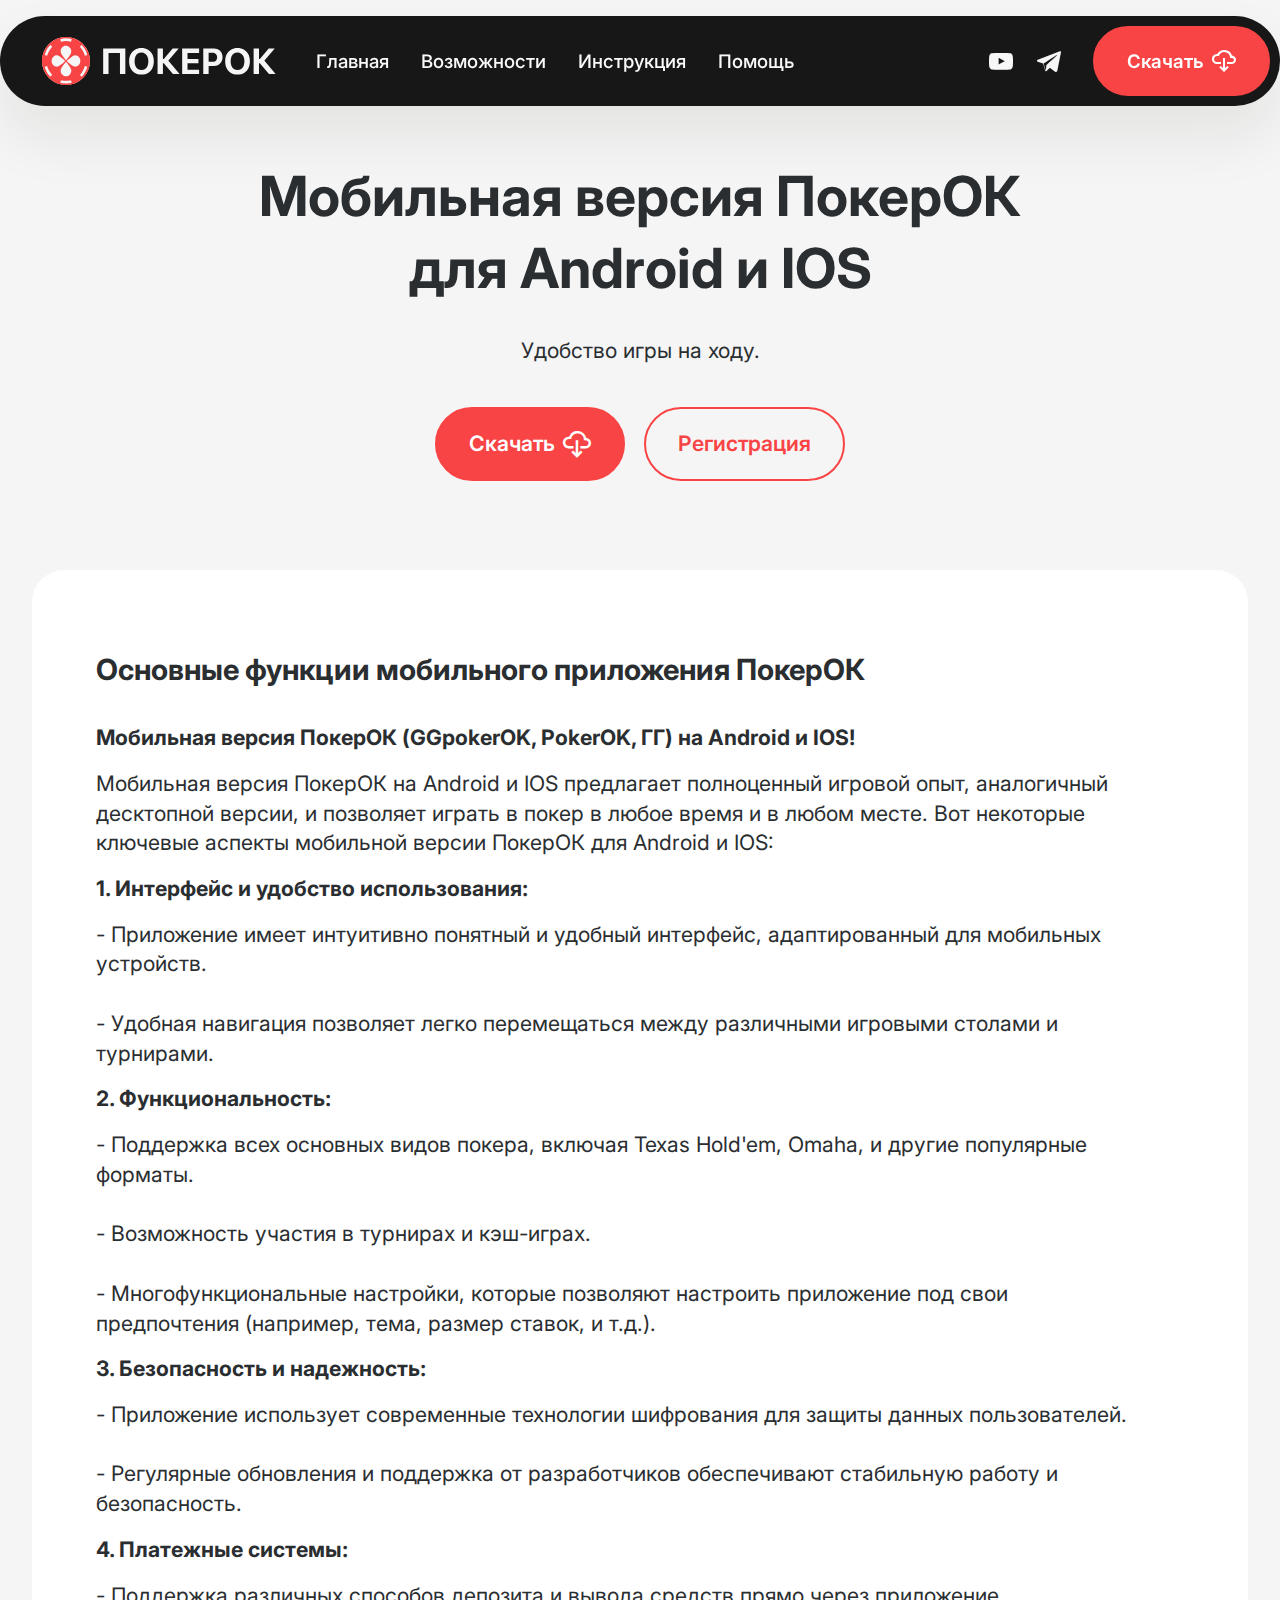
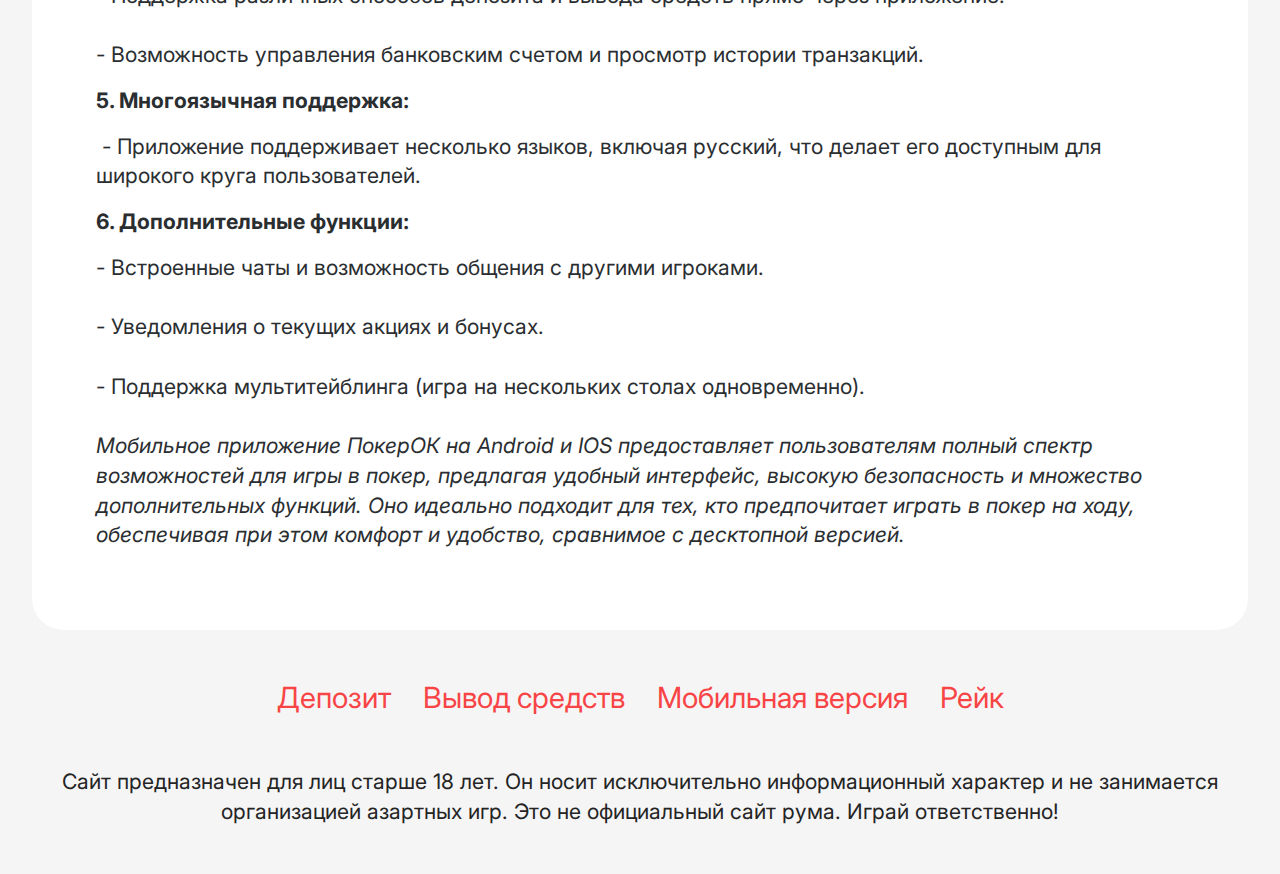
<file: mobile-app.html>
<!DOCTYPE html>
<html  >
<head>

  <!-- Google tag (gtag.js) -->
<script async src="https://www.googletagmanager.com/gtag/js?id=G-2VLKZC74WE"></script>
<script>
  window.dataLayer = window.dataLayer || [];
  function gtag(){dataLayer.push(arguments);}
  gtag('js', new Date());

  gtag('config', 'G-2VLKZC74WE');
</script>
  
  <meta charset="UTF-8">
  <meta http-equiv="X-UA-Compatible" content="IE=edge">
  <meta name="generator" content="Mobirise v5.9.18, mobirise.com">
  <meta name="twitter:card" content="summary_large_image"/>
  <meta name="twitter:image:src" content="assets/images/mobile-app-meta.png">
  <meta property="og:image" content="assets/images/mobile-app-meta.png">
  <meta name="twitter:title" content="ПОКЕРОК – Мобильная версия для Android и IOS">
  <meta name="viewport" content="width=device-width, initial-scale=1, minimum-scale=1">
  <link rel="shortcut icon" href="assets/images/ggpokerok-favicon-32-32.png" type="image/x-icon">
  <meta name="description" content="Играй в покер на ходу с мобильным приложением ПокерОК (GGPokerOK) для Android и IOS. Удобный интерфейс, безопасные платежи и доступ ко всем играм и турнирам.">
  
  
  <title>ПОКЕРОК – Мобильная версия для Android и IOS</title>
  <link rel="stylesheet" href="assets/web/assets/mobirise-icons2/mobirise2.css">
  <link rel="stylesheet" href="assets/bootstrap/css/bootstrap.min.css">
  <link rel="stylesheet" href="assets/bootstrap/css/bootstrap-grid.min.css">
  <link rel="stylesheet" href="assets/bootstrap/css/bootstrap-reboot.min.css">
  <link rel="stylesheet" href="assets/dropdown/css/style.css">
  <link rel="stylesheet" href="assets/socicon/css/styles.css">
  <link rel="stylesheet" href="assets/theme/css/style.css">
  <link rel="preload" href="https://fonts.googleapis.com/css?family=Inter:100,200,300,400,500,600,700,800,900&display=swap" as="style" onload="this.onload=null;this.rel='stylesheet'">
  <noscript><link rel="stylesheet" href="https://fonts.googleapis.com/css?family=Inter:100,200,300,400,500,600,700,800,900&display=swap"></noscript>
  <link rel="preload" as="style" href="assets/mobirise/css/mbr-additional.css?v=xfK9li"><link rel="stylesheet" href="assets/mobirise/css/mbr-additional.css?v=xfK9li" type="text/css">

  <!-- Yandex.Metrika counter -->
<script type="text/javascript" >
  (function(m,e,t,r,i,k,a){m[i]=m[i]||function(){(m[i].a=m[i].a||[]).push(arguments)};
  m[i].l=1*new Date();
  for (var j = 0; j < document.scripts.length; j++) {if (document.scripts[j].src === r) { return; }}
  k=e.createElement(t),a=e.getElementsByTagName(t)[0],k.async=1,k.src=r,a.parentNode.insertBefore(k,a)})
  (window, document, "script", "https://mc.yandex.ru/metrika/tag.js", "ym");

  ym(95806713, "init", {
       clickmap:true,
       trackLinks:true,
       accurateTrackBounce:true,
       webvisor:true
  });
</script>
<noscript><div><img src="https://mc.yandex.ru/watch/95806713" style="position:absolute; left:-9999px;" alt="" /></div></noscript>
<!-- /Yandex.Metrika counter -->
  
  
</head>
<body>
  
  <section data-bs-version="5.1" class="menu menu1 cid-uegdL2jtJT" once="menu" id="menu01-26">
	

	<nav class="navbar navbar-dropdown navbar-fixed-top navbar-expand-lg">
		<div class="container">
			<div class="navbar-brand">
				<span class="navbar-logo">
					<a href="/">
						<img src="assets/images/ggpokerok-logo-site.svg" alt="Логотип онлайн покер-рума ПокерОК (GGpokerOK, PokerOK, ГГ)" style="height: 3rem;">
					</a>
				</span>
				
			</div>
			<button class="navbar-toggler" type="button" data-toggle="collapse" data-bs-toggle="collapse" data-target="#navbarSupportedContent" data-bs-target="#navbarSupportedContent" aria-controls="navbarNavAltMarkup" aria-expanded="false" aria-label="Toggle navigation">
				<div class="hamburger">
					<span></span>
					<span></span>
					<span></span>
					<span></span>
				</div>
			</button>
			<div class="collapse navbar-collapse" id="navbarSupportedContent">
				<ul class="navbar-nav nav-dropdown" data-app-modern-menu="true"><li class="nav-item">
						<a class="nav-link link text-white text-primary display-4" href="/">Главная</a>
					</li>
					<li class="nav-item">
						<a class="nav-link link text-white text-primary display-4" href="/overview" aria-expanded="false">Возможности</a>
					</li>
					<li class="nav-item">
						<a class="nav-link link text-white text-primary display-4" href="/install">Инструкция</a>
					</li><li class="nav-item"><a class="nav-link link text-white text-primary display-4" href="https://play.bigpok.ru/" target="_blank">Помощь</a></li></ul>
				<div class="icons-menu">
					<a class="iconfont-wrapper" href="https://www.youtube.com/@trypokerok" target="_blank">
						<span class="p-2 mbr-iconfont socicon-youtube socicon" style="color: rgb(247, 247, 247); fill: rgb(247, 247, 247);"></span>
					</a>
					<a class="iconfont-wrapper" href="https://t.me/trypokerok_chat" target="_blank">
						<span class="p-2 mbr-iconfont socicon-telegram socicon" style="color: rgb(247, 247, 247); fill: rgb(247, 247, 247);"></span>
					</a>
					
					
				</div>
				<div class="navbar-buttons mbr-section-btn"><a class="btn btn-primary display-4" href="https://click.ggpartners.com/?serial=3206&creative_id=153&anid=" target="_blank"><span class="mobi-mbri mobi-mbri-download-2 mbr-iconfont mbr-iconfont-btn"></span>Скачать</a></div>
			</div>
		</div>
	</nav>
</section>

<section data-bs-version="5.1" class="header13 cid-uegdL3t7H1" id="header13-27">
  

  
  

  <div class="align-center container">
    <div class="row justify-content-center">
      <div class="col-md-12 mb-5 content-head">
        <h1 class="mbr-section-title mbr-fonts-style display-2"><strong>Мобильная версия ПокерОК для Android и IOS</strong></h1>
        <p class="mbr-text mbr-fonts-style mt-4 display-7">Удобство игры на ходу.</p>
        <div class="mbr-section-btn mt-4"><a class="btn btn-primary display-7" href="https://click.ggpartners.com/?serial=3206&creative_id=153&anid=" target="_blank"><span class="mobi-mbri mobi-mbri-download-2 mbr-iconfont mbr-iconfont-btn"></span>Скачать</a> <a class="btn btn-primary-outline display-7" href="https://click.ggpartners.com/?serial=3206&creative_id=153&anid=" target="_blank">Регистрация</a></div>
      </div>
    </div>

    <div class="row justify-content-center">
      
    </div>
  </div>
</section>

<section data-bs-version="5.1" class="article07 cid-uegdL3TqM1" id="article07-28">
  

  
  
  <div class="container">
    <div class="row justify-content-center">
      <div class="card col-md-12 col-lg-12">
        <div class="card-wrapper">
          <h3 class="card-title mbr-fonts-style mbr-white mt-3 mb-4 display-5"><strong>Основные функции мобильного приложения ПокерОК</strong></h3>
          <div class="row card-box align-left">
            <div class="item features-without-image col-12">
              <div class="item-wrapper">
                <h4 class="mbr-section-subtitle mbr-fonts-style mb-3 display-7"><strong>Мобильная версия ПокерОК (GGpokerOK, PokerOK, ГГ) на Android и IOS!</strong></h4>
                <p class="mbr-text mbr-fonts-style display-7">Мобильная версия ПокерОК на Android и IOS предлагает полноценный игровой опыт, аналогичный десктопной версии, и позволяет играть в покер в любое время и в любом месте. Вот некоторые ключевые аспекты мобильной версии ПокерОК для Android и IOS:</p>
              </div>
            </div><div class="item features-without-image col-12">
              <div class="item-wrapper">
                <h4 class="mbr-section-subtitle mbr-fonts-style mb-3 display-7"><strong>1. Интерфейс и удобство использования:</strong></h4>
                <p class="mbr-text mbr-fonts-style display-7">-&nbsp;Приложение имеет интуитивно понятный и удобный интерфейс, адаптированный для мобильных устройств.<br><br>-&nbsp;Удобная навигация позволяет легко перемещаться между различными игровыми столами и турнирами.</p>
              </div>
            </div><div class="item features-without-image col-12">
              <div class="item-wrapper">
                <h4 class="mbr-section-subtitle mbr-fonts-style mb-3 display-7"><strong>2. Функциональность:</strong></h4>
                <p class="mbr-text mbr-fonts-style display-7">-&nbsp;Поддержка всех основных видов покера, включая Texas Hold'em, Omaha, и другие популярные форматы.<br><br>-&nbsp;Возможность участия в турнирах и кэш-играх.<br><br>-&nbsp;Многофункциональные настройки, которые позволяют настроить приложение под свои предпочтения (например, тема, размер ставок, и т.д.).</p>
              </div>
            </div><div class="item features-without-image col-12">
              <div class="item-wrapper">
                <h4 class="mbr-section-subtitle mbr-fonts-style mb-3 display-7"><strong>3. Безопасность и надежность:</strong></h4>
                <p class="mbr-text mbr-fonts-style display-7">-&nbsp;Приложение использует современные технологии шифрования для защиты данных пользователей.<br><br>-&nbsp;Регулярные обновления и поддержка от разработчиков обеспечивают стабильную работу и безопасность.</p>
              </div>
            </div><div class="item features-without-image col-12">
              <div class="item-wrapper">
                <h4 class="mbr-section-subtitle mbr-fonts-style mb-3 display-7"><strong>4. Платежные системы:</strong></h4>
                <p class="mbr-text mbr-fonts-style display-7">-&nbsp;Поддержка различных способов депозита и вывода средств прямо через приложение.<br><br>-&nbsp;Возможность управления банковским счетом и просмотр истории транзакций.</p>
              </div>
            </div><div class="item features-without-image col-12">
              <div class="item-wrapper">
                <h4 class="mbr-section-subtitle mbr-fonts-style mb-3 display-7"><strong>5. Многоязычная поддержка:</strong></h4>
                <p class="mbr-text mbr-fonts-style display-7">&nbsp;- Приложение поддерживает несколько языков, включая русский, что делает его доступным для широкого круга пользователей.<br></p>
              </div>
            </div><div class="item features-without-image col-12">
              <div class="item-wrapper">
                <h4 class="mbr-section-subtitle mbr-fonts-style mb-3 display-7"><strong>6. Дополнительные функции:</strong></h4>
                <p class="mbr-text mbr-fonts-style display-7">- Встроенные чаты и возможность общения с другими игроками.<br><br>-&nbsp;Уведомления о текущих акциях и бонусах.<br><br>-&nbsp;Поддержка мультитейблинга (игра на нескольких столах одновременно).<br><br><em>Мобильное приложение ПокерОК на Android и IOS предоставляет пользователям полный спектр возможностей для игры в покер, предлагая удобный интерфейс, высокую безопасность и множество дополнительных функций. Оно идеально подходит для тех, кто предпочитает играть в покер на ходу, обеспечивая при этом комфорт и удобство, сравнимое с десктопной версией.</em><br></p>
              </div>
            </div>
            
            
            
          </div>
          
        </div>
      </div>
    </div>
  </div>
</section>

<section data-bs-version="5.1" class="footer3 cid-uegdL4uwPz" once="footers" id="footer03-29">

        

    

    <div class="container">
        <div class="row">
            <div class="row-links">
                <ul class="header-menu">
                  
                  
                  
                  
                <li class="header-menu-item mbr-fonts-style display-5"><a href="/deposits" class="text-primary">Депозит</a></li><li class="header-menu-item mbr-fonts-style display-5"><a href="/withdraw" class="text-primary">Вывод средств</a></li><li class="header-menu-item mbr-fonts-style display-5"><a href="/mobile-app" class="text-primary">Мобильная версия</a></li><li class="header-menu-item mbr-fonts-style display-5"><a href="/rake" class="text-primary">Рейк</a></li></ul>
              </div>

            
            <div class="col-12 mt-4">
                <p class="mbr-fonts-style copyright display-7">Сайт предназначен для лиц старше 18 лет. Он носит исключительно информационный характер и не занимается организацией азартных игр. Это не официальный сайт рума. Играй ответственно!</p>
            </div>
        </div>
    </div>
</section><section class="display-7" style="padding: 0;align-items: center;justify-content: center;flex-wrap: wrap;    align-content: center;display: flex;position: relative;height: 0rem;"><a href="https://mobiri.se/1725391" style="flex: 1 1;height: 0rem;position: absolute;width: 100%;z-index: 1;"><img alt="" style="height: 0rem;" src="[data-uri]"></a><p hidden style="margin: 0;text-align: center;" class="display-7">&#8204;</p><a hidden style="z-index:1" href="https://mobirise.com/builder/ai-website-maker">Best AI Website Maker</a></section><script src="assets/bootstrap/js/bootstrap.bundle.min.js"></script>  <script src="assets/smoothscroll/smooth-scroll.js"></script>  <script src="assets/ytplayer/index.js"></script>  <script src="assets/dropdown/js/navbar-dropdown.js"></script>  <script src="assets/theme/js/script.js"></script>  
  
  
 <div id="scrollToTop" class="scrollToTop mbr-arrow-up"><a style="text-align: center;"><i class="mbr-arrow-up-icon mbr-arrow-up-icon-cm cm-icon cm-icon-smallarrow-up"></i></a></div>

 <!--<script async type="text/javascript" src="https://static.klaviyo.com/onsite/js/klaviyo.js?company_id=QQjfWV"></script>-->

  </body>
</html>
</file>
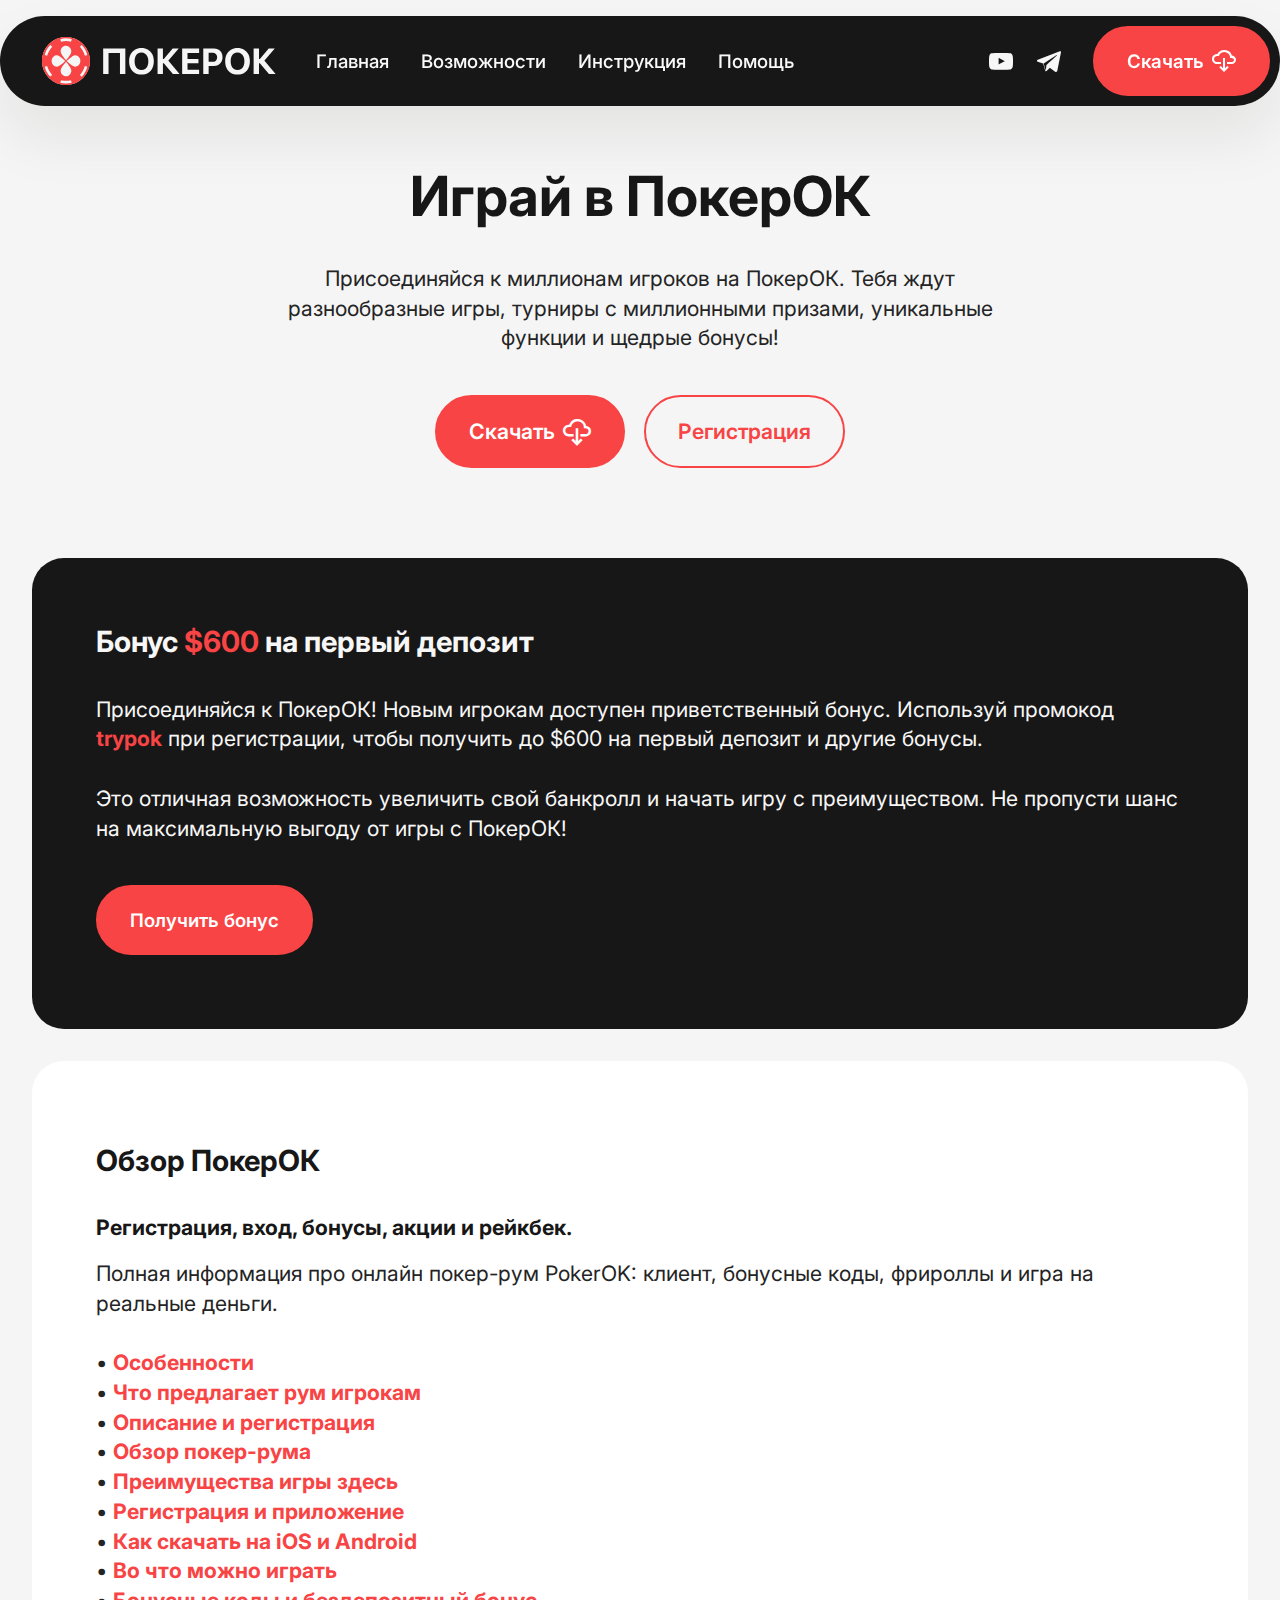
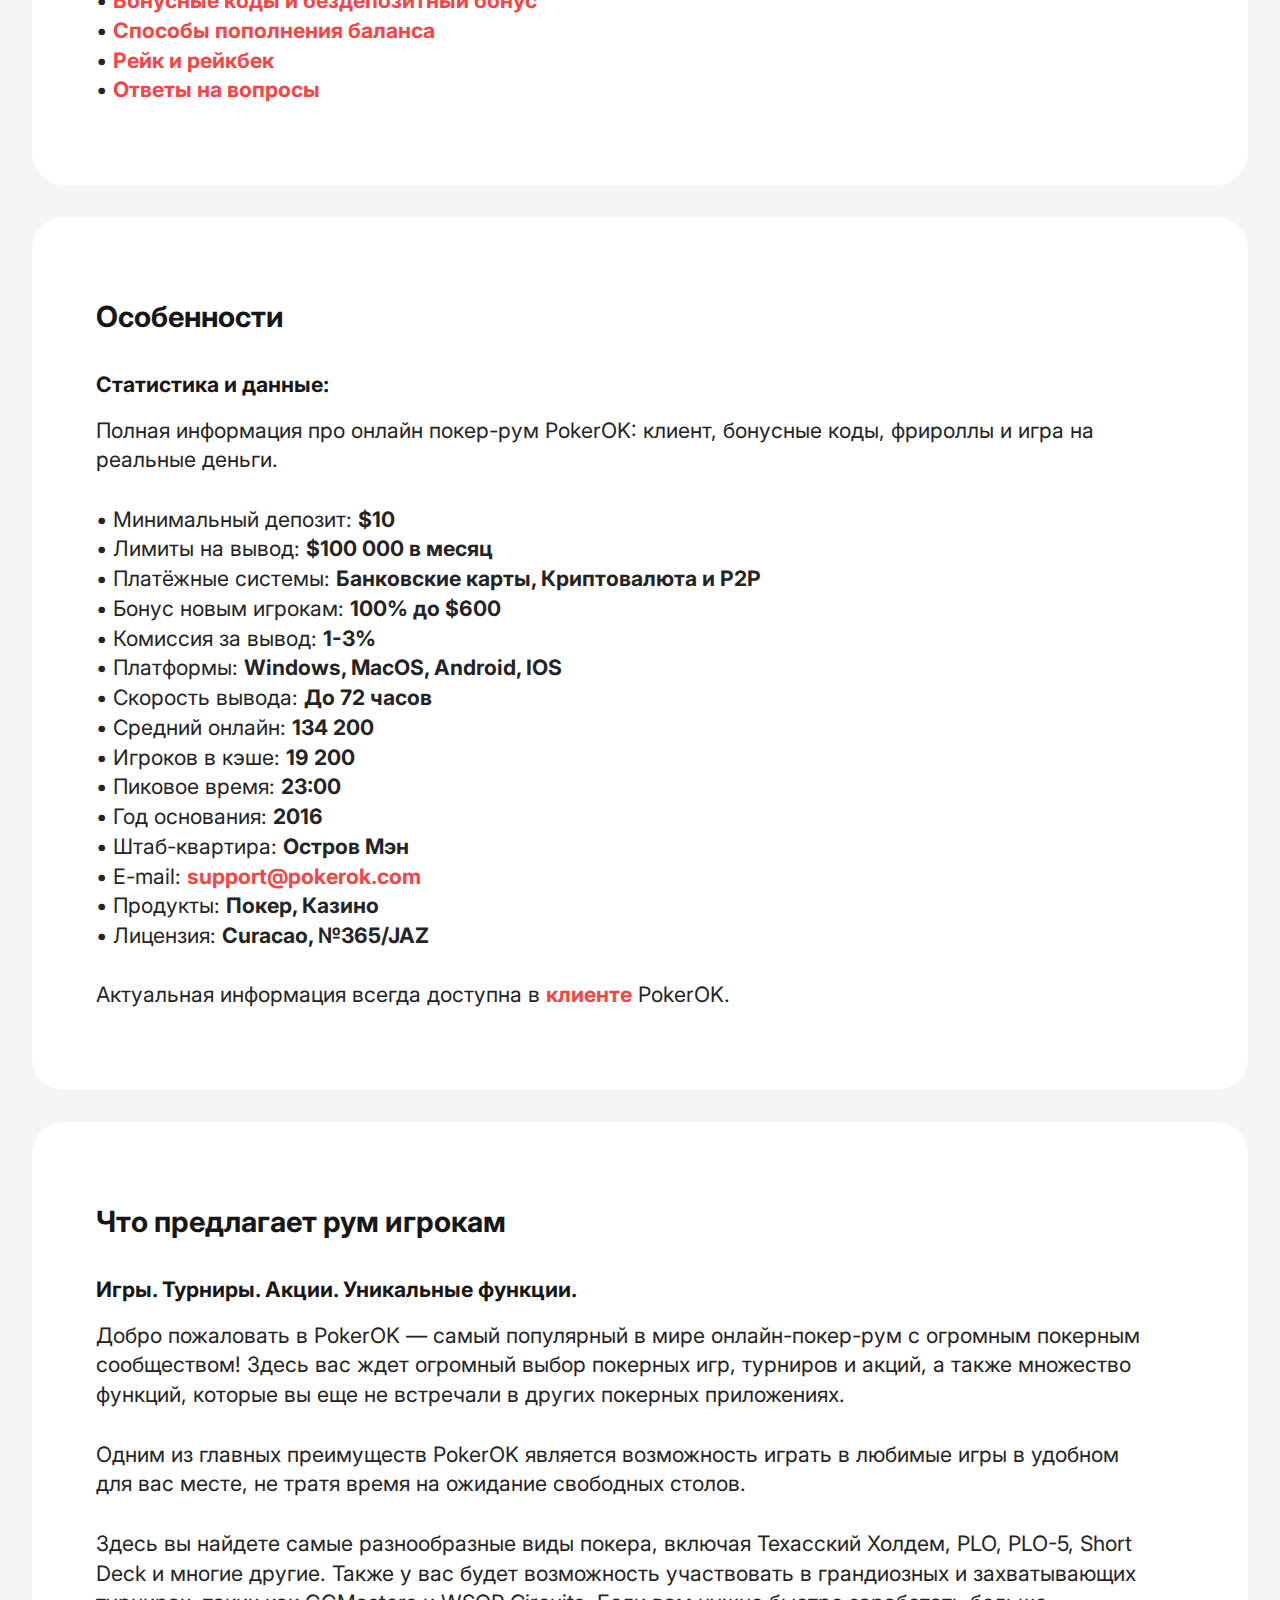
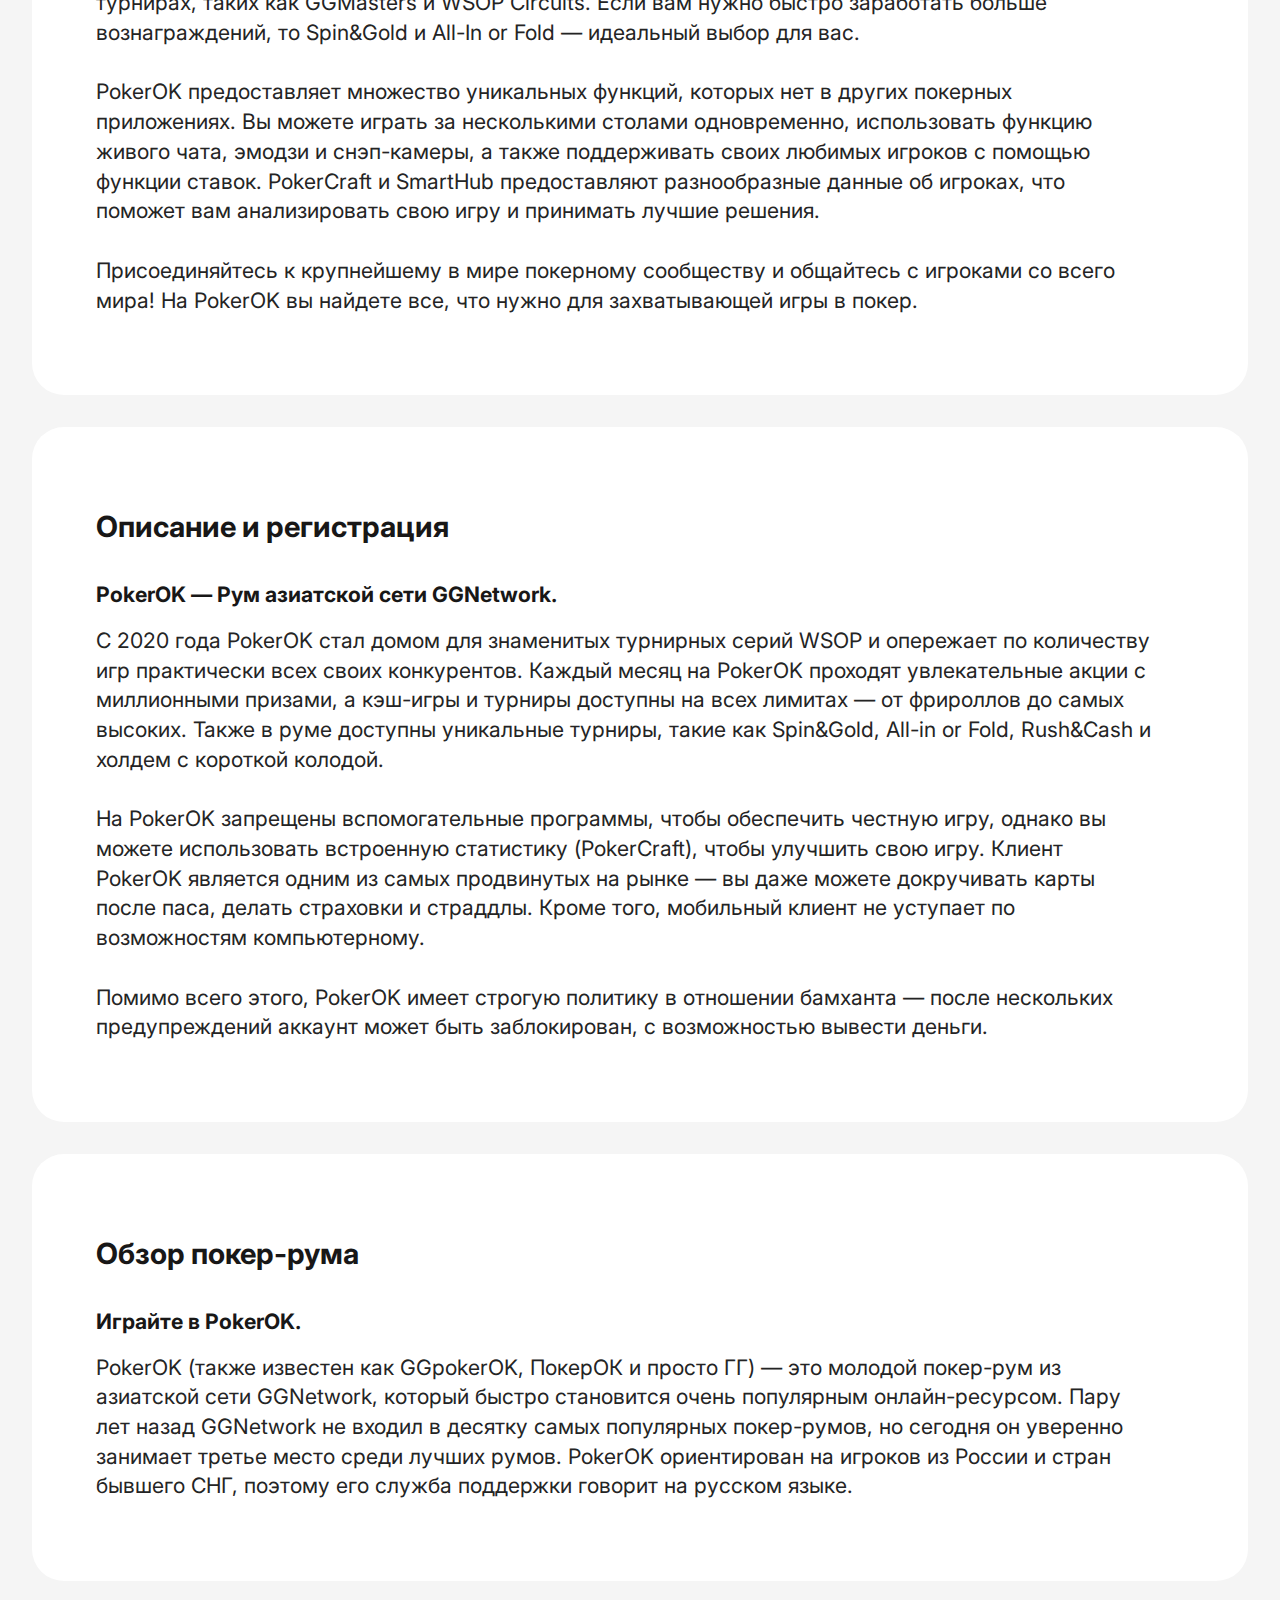
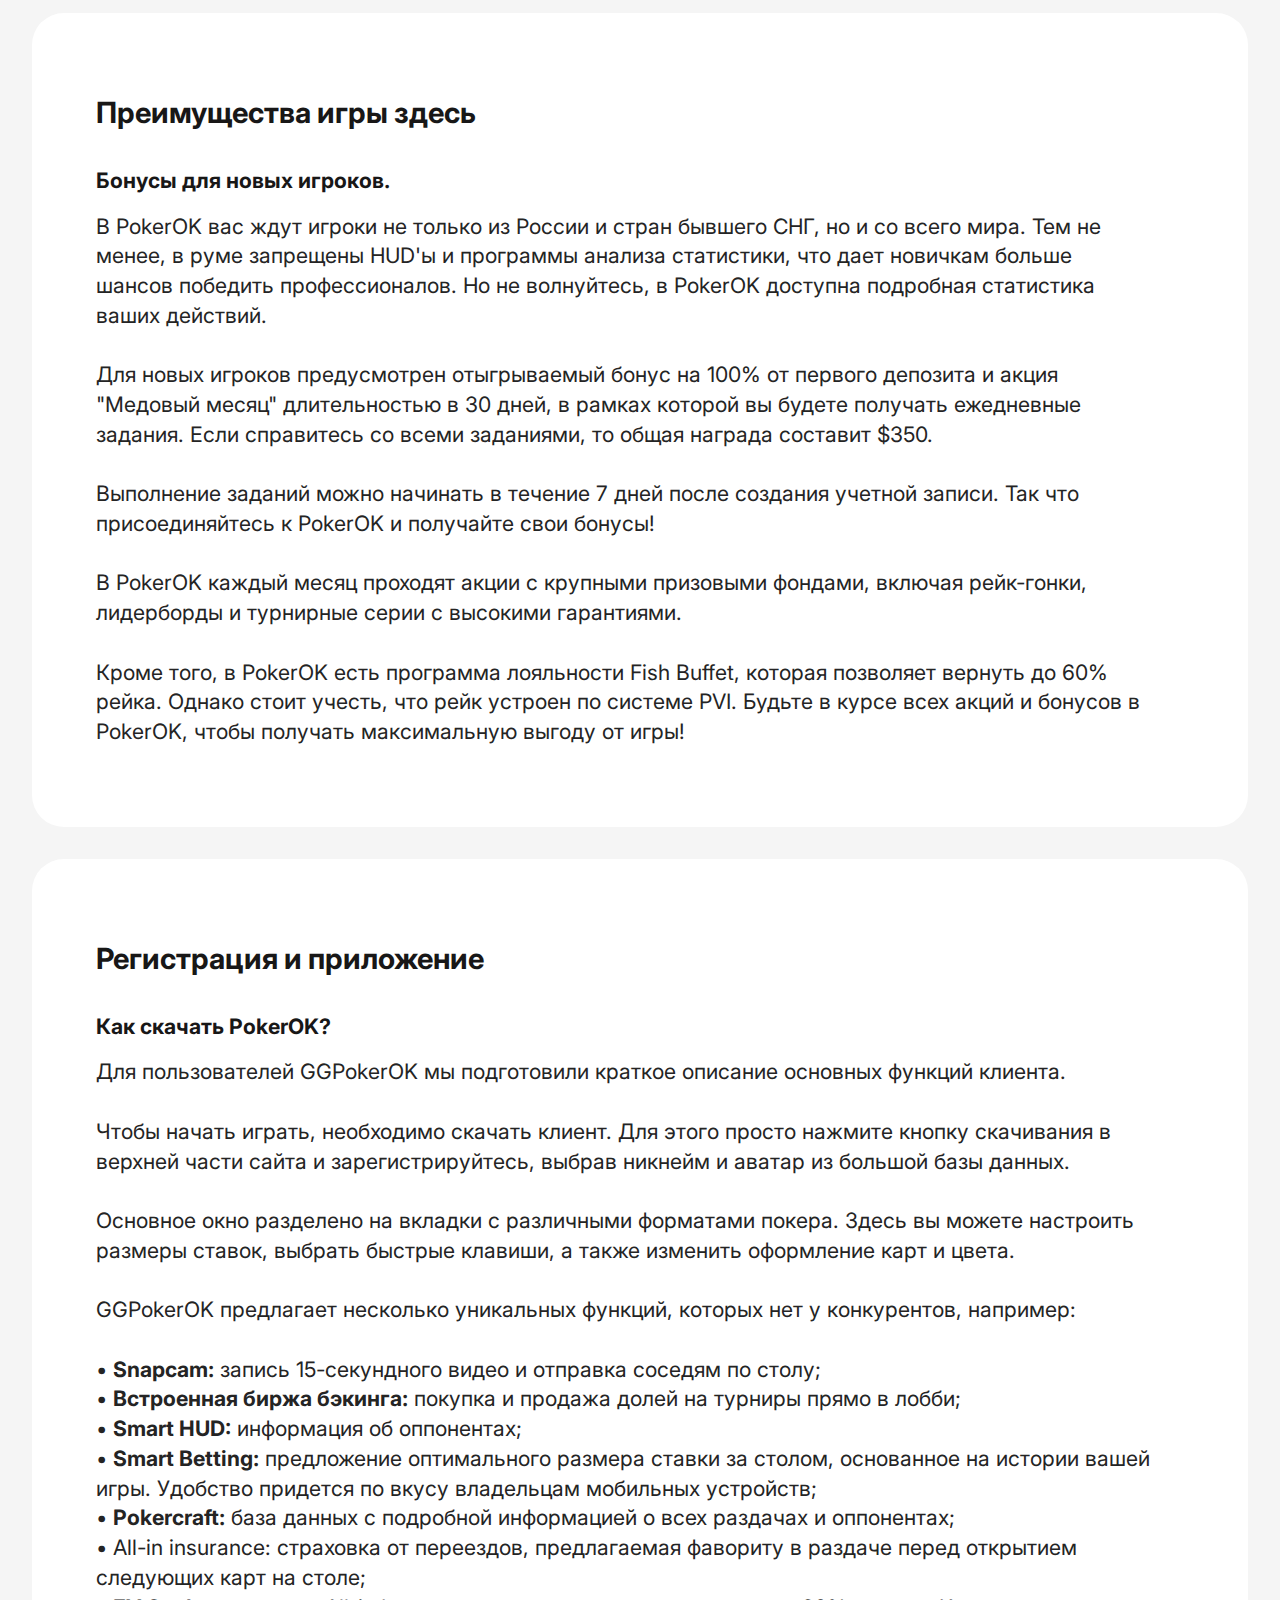
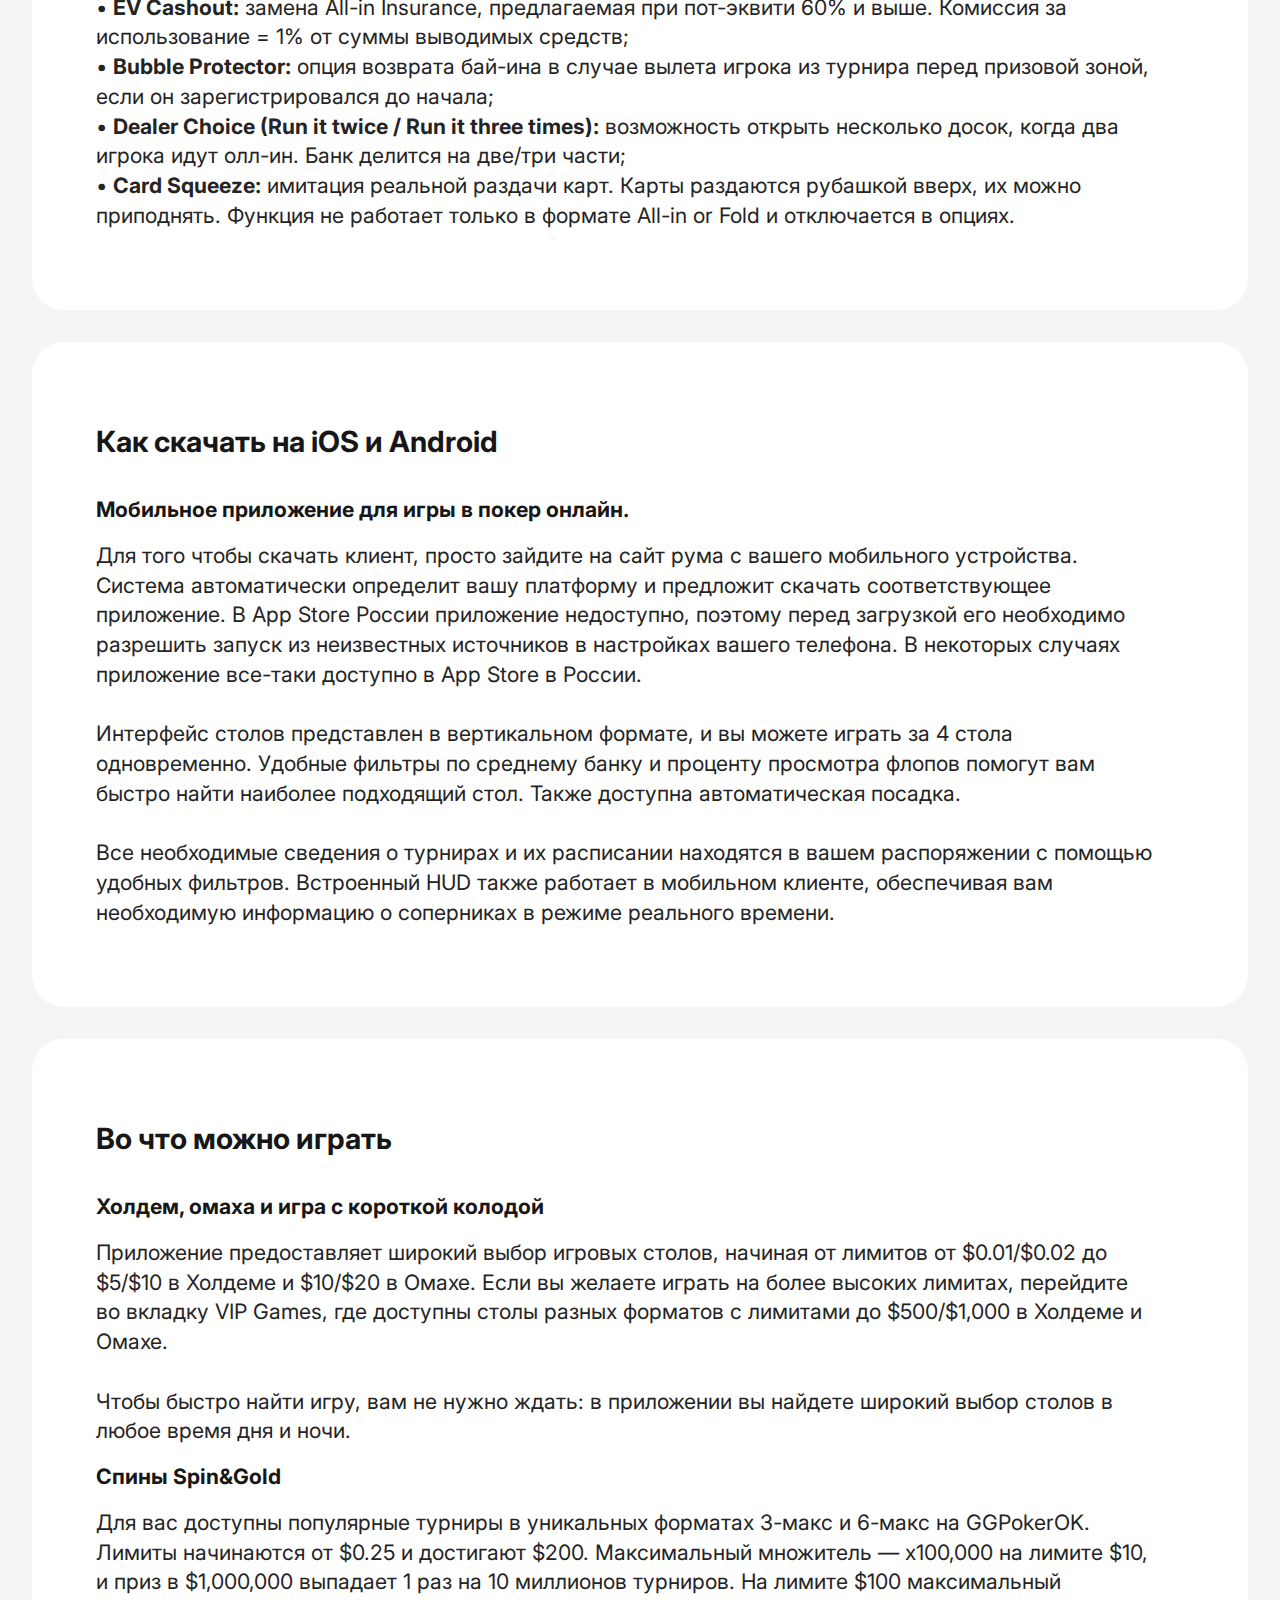
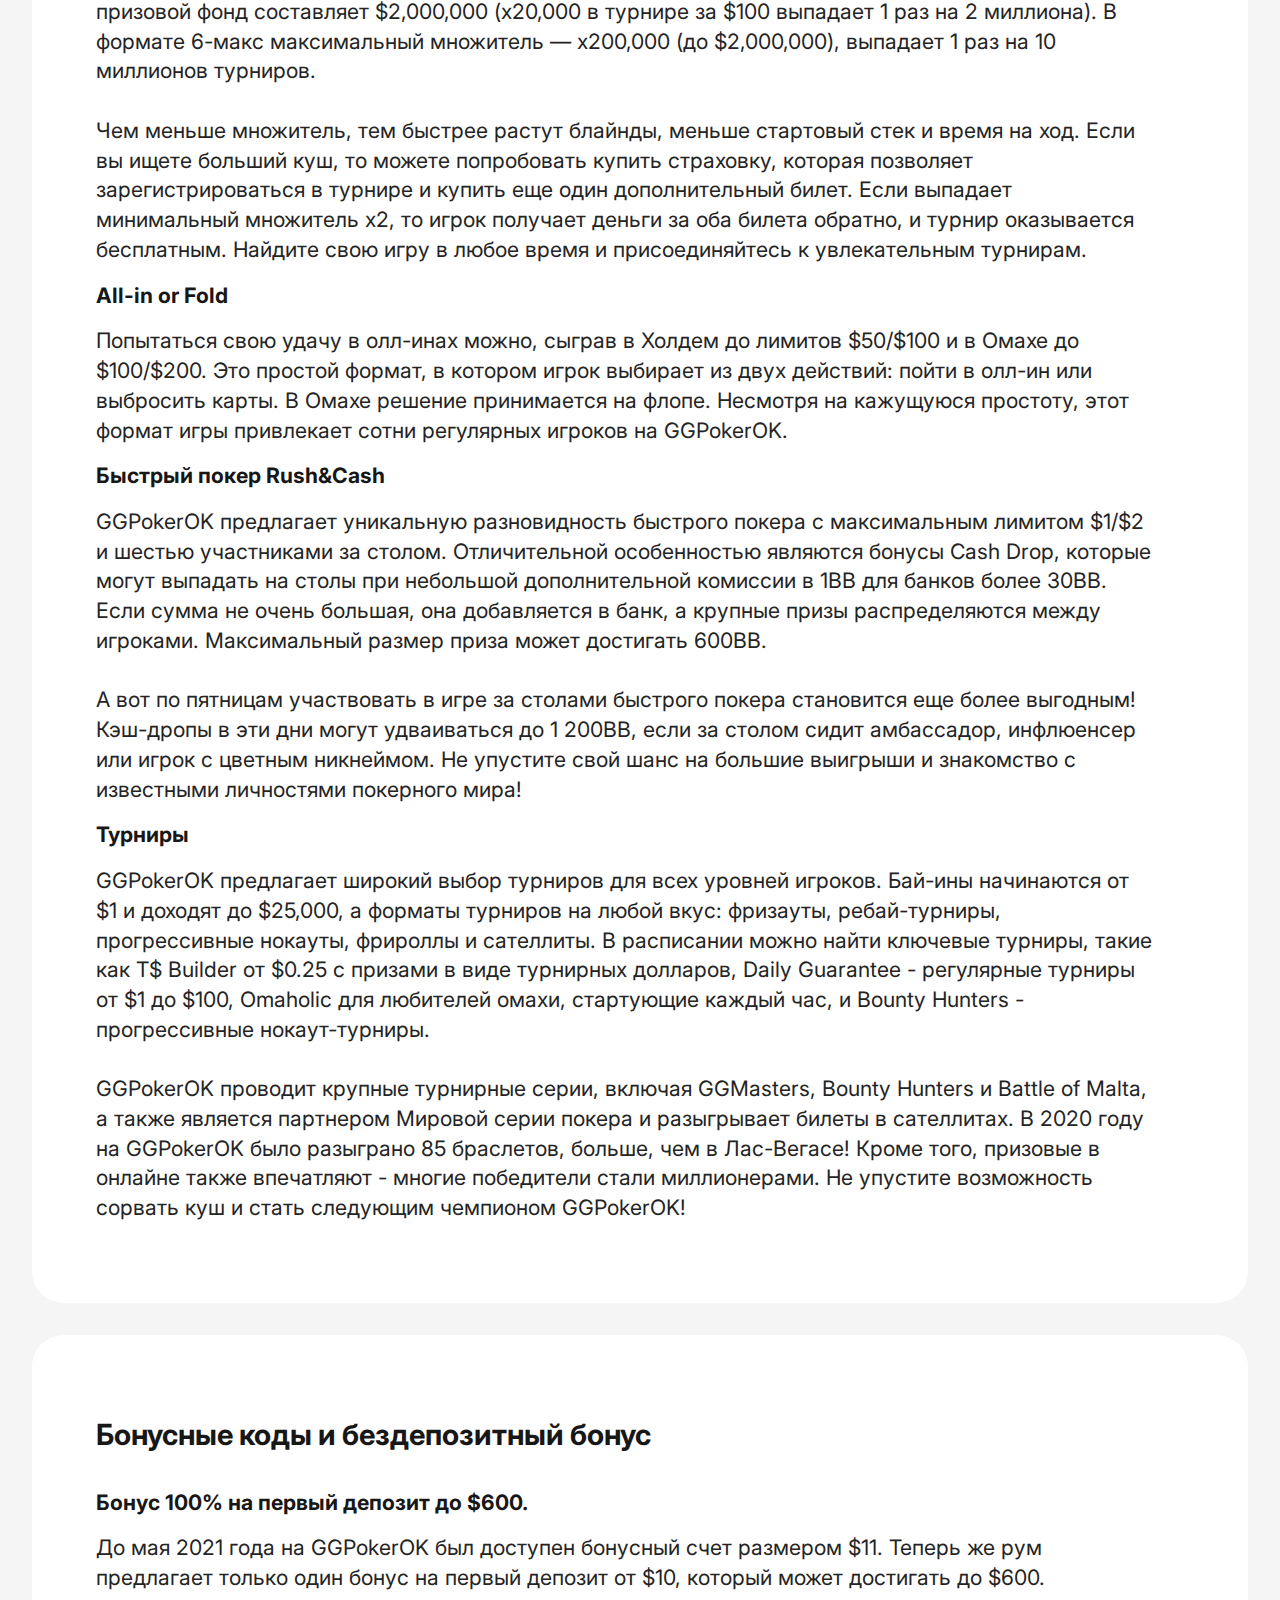
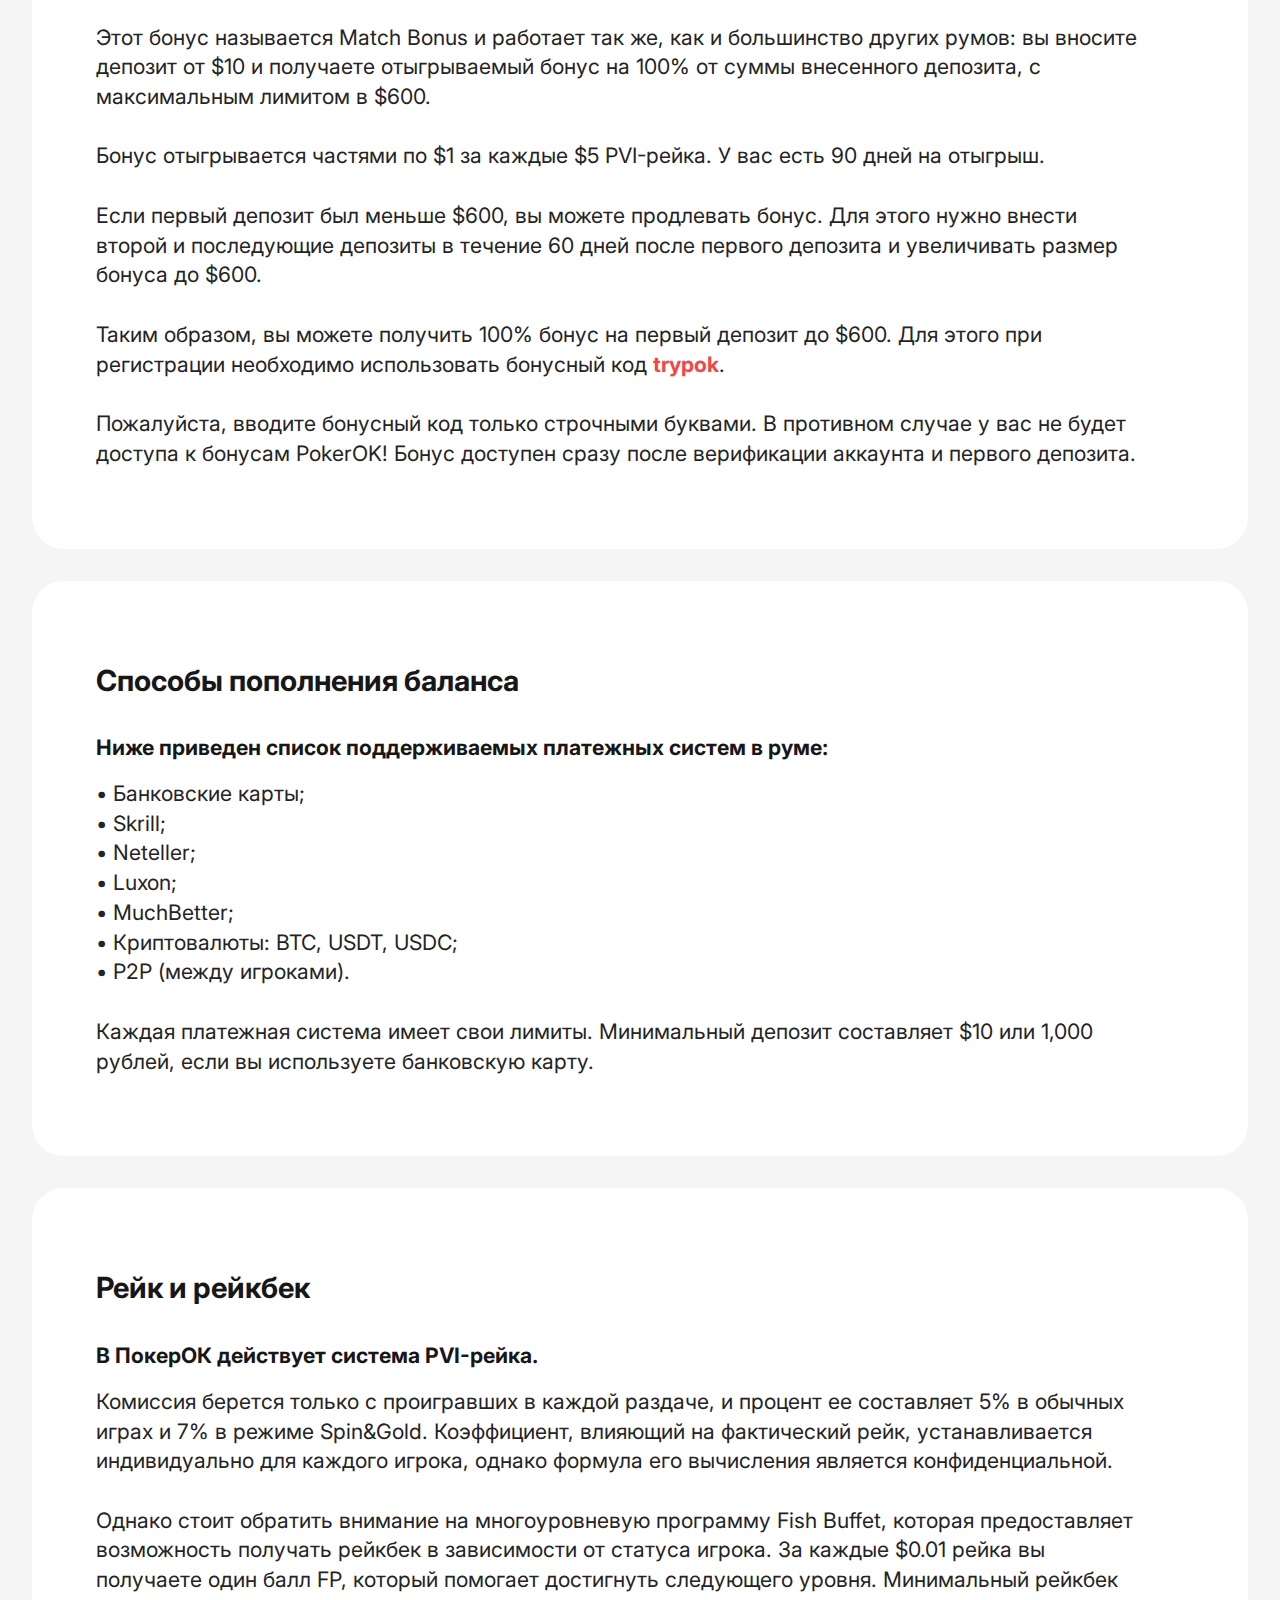
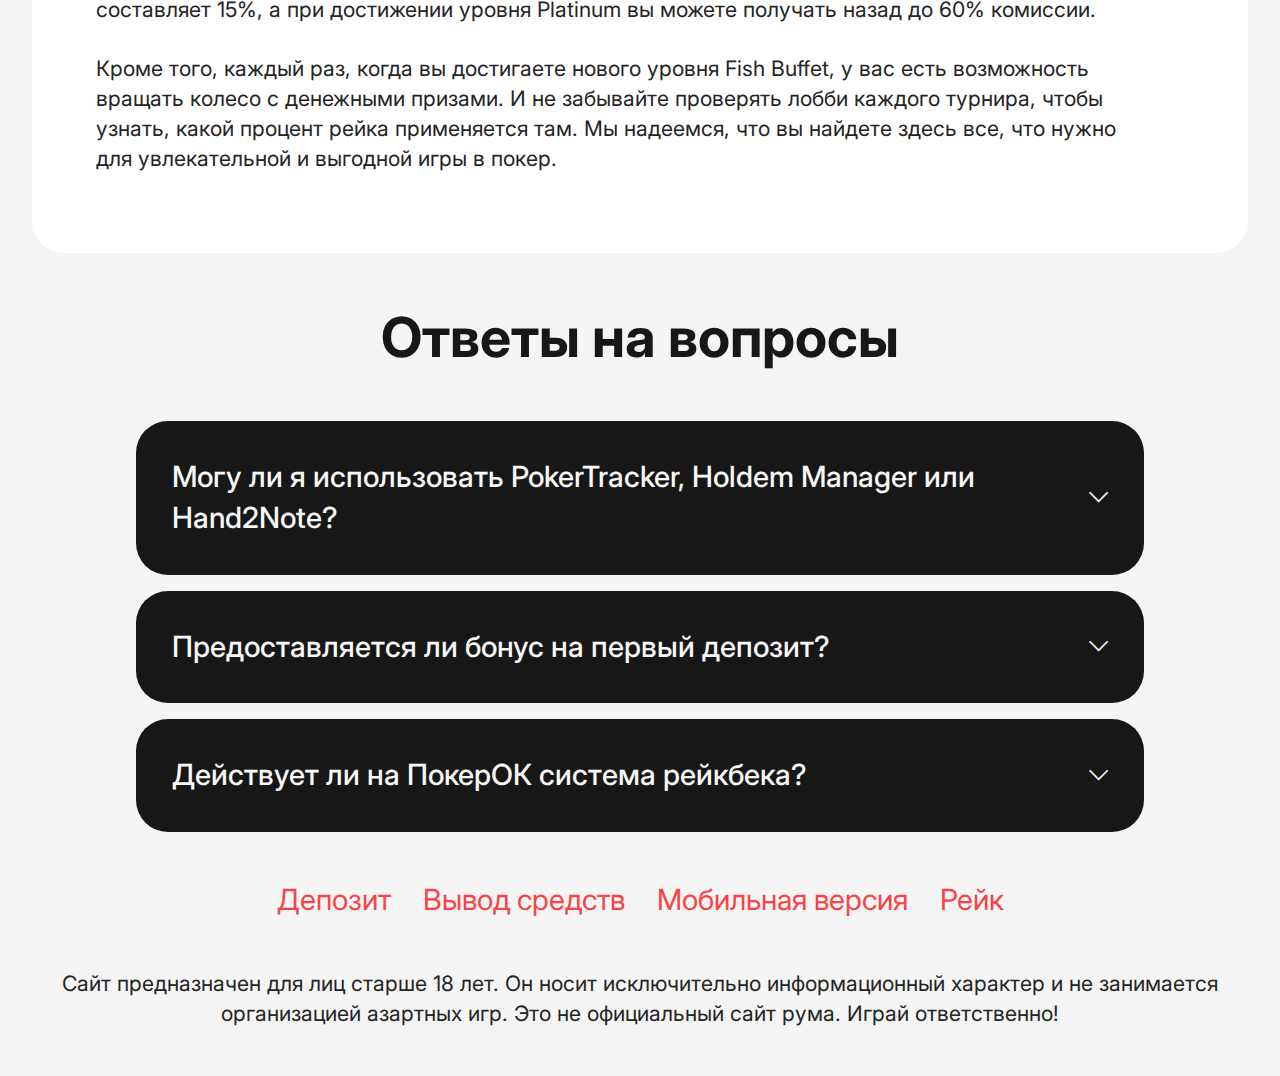
<file: overview.html>
<!DOCTYPE html>
<html  >
<head>

  <!-- Google tag (gtag.js) -->
<script async src="https://www.googletagmanager.com/gtag/js?id=G-2VLKZC74WE"></script>
<script>
  window.dataLayer = window.dataLayer || [];
  function gtag(){dataLayer.push(arguments);}
  gtag('js', new Date());

  gtag('config', 'G-2VLKZC74WE');
</script>
  
  <meta charset="UTF-8">
  <meta http-equiv="X-UA-Compatible" content="IE=edge">
  <meta name="generator" content="Mobirise v5.9.18, mobirise.com">
  <meta name="twitter:card" content="summary_large_image"/>
  <meta name="twitter:image:src" content="assets/images/overview-meta.png">
  <meta property="og:image" content="assets/images/overview-meta.png">
  <meta name="twitter:title" content="ПОКЕРОК – Обзор онлайн покер рума: бонусы, игры и функции">
  <meta name="viewport" content="width=device-width, initial-scale=1, minimum-scale=1">
  <link rel="shortcut icon" href="assets/images/ggpokerok-favicon-32-32.png" type="image/x-icon">
  <meta name="description" content="Открой мир онлайн-покера с ПокерОК (GGpokerOK, PokerOK, ГГ): игры, бонусы до $600 для новичков и бесплатная регистрация. Скачай и начни играть сегодня!">
  
  
  <title>ПОКЕРОК – Обзор онлайн покер рума: бонусы, игры и функции</title>
  <link rel="stylesheet" href="assets/web/assets/mobirise-icons2/mobirise2.css">
  <link rel="stylesheet" href="assets/bootstrap/css/bootstrap.min.css">
  <link rel="stylesheet" href="assets/bootstrap/css/bootstrap-grid.min.css">
  <link rel="stylesheet" href="assets/bootstrap/css/bootstrap-reboot.min.css">
  <link rel="stylesheet" href="assets/dropdown/css/style.css">
  <link rel="stylesheet" href="assets/socicon/css/styles.css">
  <link rel="stylesheet" href="assets/theme/css/style.css">
  <link rel="preload" href="https://fonts.googleapis.com/css?family=Inter:100,200,300,400,500,600,700,800,900&display=swap" as="style" onload="this.onload=null;this.rel='stylesheet'">
  <noscript><link rel="stylesheet" href="https://fonts.googleapis.com/css?family=Inter:100,200,300,400,500,600,700,800,900&display=swap"></noscript>
  <link rel="preload" as="style" href="assets/mobirise/css/mbr-additional.css?v=tIGAiU"><link rel="stylesheet" href="assets/mobirise/css/mbr-additional.css?v=tIGAiU" type="text/css">

  <!-- Yandex.Metrika counter -->
<script type="text/javascript" >
  (function(m,e,t,r,i,k,a){m[i]=m[i]||function(){(m[i].a=m[i].a||[]).push(arguments)};
  m[i].l=1*new Date();
  for (var j = 0; j < document.scripts.length; j++) {if (document.scripts[j].src === r) { return; }}
  k=e.createElement(t),a=e.getElementsByTagName(t)[0],k.async=1,k.src=r,a.parentNode.insertBefore(k,a)})
  (window, document, "script", "https://mc.yandex.ru/metrika/tag.js", "ym");

  ym(95806713, "init", {
       clickmap:true,
       trackLinks:true,
       accurateTrackBounce:true,
       webvisor:true
  });
</script>
<noscript><div><img src="https://mc.yandex.ru/watch/95806713" style="position:absolute; left:-9999px;" alt="" /></div></noscript>
<!-- /Yandex.Metrika counter -->
  
  
</head>
<body>
  
  <section data-bs-version="5.1" class="menu menu1 cid-ueb8J1BZCz" once="menu" id="menu01-s">
	

	<nav class="navbar navbar-dropdown navbar-fixed-top navbar-expand-lg">
		<div class="container">
			<div class="navbar-brand">
				<span class="navbar-logo">
					<a href="/">
						<img src="assets/images/ggpokerok-logo-site.svg" alt="Логотип онлайн покер-рума ПокерОК (GGpokerOK, PokerOK, ГГ)" style="height: 3rem;">
					</a>
				</span>
				
			</div>
			<button class="navbar-toggler" type="button" data-toggle="collapse" data-bs-toggle="collapse" data-target="#navbarSupportedContent" data-bs-target="#navbarSupportedContent" aria-controls="navbarNavAltMarkup" aria-expanded="false" aria-label="Toggle navigation">
				<div class="hamburger">
					<span></span>
					<span></span>
					<span></span>
					<span></span>
				</div>
			</button>
			<div class="collapse navbar-collapse" id="navbarSupportedContent">
				<ul class="navbar-nav nav-dropdown" data-app-modern-menu="true"><li class="nav-item">
						<a class="nav-link link text-white text-primary display-4" href="/">Главная</a>
					</li>
					<li class="nav-item">
						<a class="nav-link link text-white text-primary display-4" href="/overview" aria-expanded="false">Возможности</a>
					</li>
					<li class="nav-item">
						<a class="nav-link link text-white text-primary display-4" href="/install">Инструкция</a>
					</li><li class="nav-item"><a class="nav-link link text-white text-primary display-4" href="https://play.bigpok.ru/" target="_blank">Помощь</a></li></ul>
				<div class="icons-menu">
					<a class="iconfont-wrapper" href="https://www.youtube.com/@trypokerok" target="_blank">
						<span class="p-2 mbr-iconfont socicon-youtube socicon" style="color: rgb(247, 247, 247); fill: rgb(247, 247, 247);"></span>
					</a>
					<a class="iconfont-wrapper" href="https://t.me/trypokerok_chat" target="_blank">
						<span class="p-2 mbr-iconfont socicon-telegram socicon" style="color: rgb(247, 247, 247); fill: rgb(247, 247, 247);"></span>
					</a>
					
					
				</div>
				<div class="navbar-buttons mbr-section-btn"><a class="btn btn-primary display-4" href="https://click.ggpartners.com/?serial=3206&creative_id=153&anid=" target="_blank"><span class="mobi-mbri mobi-mbri-download-2 mbr-iconfont mbr-iconfont-btn"></span>Скачать</a></div>
			</div>
		</div>
	</nav>
</section>

<section data-bs-version="5.1" class="header13 cid-ueb8J2IIDt" id="header13-t">
  

  
  

  <div class="align-center container">
    <div class="row justify-content-center">
      <div class="col-md-12 mb-5 content-head">
        <h1 class="mbr-section-title mbr-fonts-style display-2"><strong>Играй в ПокерОК</strong></h1>
        <p class="mbr-text mbr-fonts-style mt-4 display-7">Присоединяйся к миллионам игроков на ПокерОК. Тебя ждут разнообразные игры, турниры с миллионными призами, уникальные функции и щедрые бонусы!</p>
        <div class="mbr-section-btn mt-4"><a class="btn btn-primary display-7" href="https://click.ggpartners.com/?serial=3206&creative_id=153&anid=" target="_blank"><span class="mobi-mbri mobi-mbri-download-2 mbr-iconfont mbr-iconfont-btn"></span>Скачать</a> <a class="btn btn-primary-outline display-7" href="https://click.ggpartners.com/?serial=3206&creative_id=153&anid=" target="_blank">Регистрация</a></div>
      </div>
    </div>

    <div class="row justify-content-center">
      
    </div>
  </div>
</section>

<section data-bs-version="5.1" class="article13 cid-ueb8J3aJxm" id="article13-u">
    
    
    
    <div class="container">
        <div class="row justify-content-center">
            <div class="card col-md-12 col-lg-12">
                <div class="card-wrapper">
                    <div class="card-box align-left">
                        <h4 class="card-title mbr-fonts-style display-5"><strong>Бонус <a href="https://click.ggpartners.com/?serial=3206&creative_id=153&anid=" class="text-primary" target="_blank"><b>$600</b></a>&nbsp;на первый депозит</strong></h4>
                        <p class="mbr-text mbr-fonts-style mt-4 display-7">Присоединяйся к ПокерОК! Новым игрокам доступен приветственный бонус. Используй промокод <a href="https://click.ggpartners.com/?serial=3206&creative_id=153&anid=" class="text-primary" target="_blank"><strong>trypok</strong></a> при регистрации, чтобы получить до $600 на первый депозит и другие бонусы.<br><br>Это отличная возможность увеличить свой банкролл и начать игру с преимуществом. Не пропусти шанс на максимальную выгоду от игры с ПокерОК!<br>
                        </p>
                        <div class="mbr-section-btn mt-4"><a class="btn btn-primary display-4" href="https://click.ggpartners.com/?serial=3206&creative_id=153&anid=" target="_blank">Получить бонус</a></div>
                    </div>
                </div>
            </div>
        </div>
    </div>
</section>

<section data-bs-version="5.1" class="article07 cid-ueb98ZTs1Z" id="article07-z">
  

  
  
  <div class="container">
    <div class="row justify-content-center">
      <div class="card col-md-12 col-lg-12">
        <div class="card-wrapper">
          <h3 class="card-title mbr-fonts-style mbr-white mt-3 mb-4 display-5"><strong>Обзор ПокерОК</strong></h3>
          <div class="row card-box align-left">
            <div class="item features-without-image col-12">
              <div class="item-wrapper">
                <h4 class="mbr-section-subtitle mbr-fonts-style mb-3 display-7"><strong>Регистрация, вход, бонусы, акции и рейкбек.</strong></h4>
                <p class="mbr-text mbr-fonts-style display-7">Полная информация про онлайн покер-рум PokerOK: клиент, бонусные коды, фрироллы и игра на реальные деньги.<br><br>• <a href="/overview#article07-2e" class="text-primary"><strong>Особенности</strong></a><br>• <a href="/overview#article07-2f" class="text-primary"><strong>Что предлагает рум игрокам</strong></a><br>• <a href="/overview#article07-2g" class="text-primary"><strong>Описание и регистрация</strong></a><br>• <a href="/overview#article07-2h" class="text-primary"><strong>Обзор покер-рума</strong></a><br>• <a href="/overview#article07-2i" class="text-primary"><strong>Преимущества игры здесь</strong></a><br>• <a href="/overview#article07-2j" class="text-primary"><strong>Регистрация и приложение</strong></a><br>• <a href="/overview#article07-2k" class="text-primary"><strong>Как скачать на iOS и Android</strong></a><br>• <a href="/overview#article07-2l" class="text-primary"><strong>Во что можно играть</strong></a><br>• <a href="/overview#article07-2m" class="text-primary"><strong>Бонусные коды и бездепозитный бонус</strong></a><br>• <a href="/overview#article07-2n" class="text-primary"><strong>Способы пополнения баланса</strong></a><br>• <a href="/overview#article07-2o" class="text-primary"><strong>Рейк и рейкбек</strong></a><br>• <a href="/overview#list01-19" class="text-primary"><strong>Ответы на вопросы</strong></a><br></p>
              </div>
            </div>
            
            
            
          </div>
          
        </div>
      </div>
    </div>
  </div>
</section>

<section data-bs-version="5.1" class="article07 cid-uesxWaNp6R" id="article07-2e">
  

  
  
  <div class="container">
    <div class="row justify-content-center">
      <div class="card col-md-12 col-lg-12">
        <div class="card-wrapper">
          <h3 class="card-title mbr-fonts-style mbr-white mt-3 mb-4 display-5"><strong>Особенности</strong></h3>
          <div class="row card-box align-left">
            <div class="item features-without-image col-12">
              <div class="item-wrapper">
                <h4 class="mbr-section-subtitle mbr-fonts-style mb-3 display-7"><strong>Статистика и данные:</strong></h4>
                <p class="mbr-text mbr-fonts-style display-7">Полная информация про онлайн покер-рум PokerOK: клиент, бонусные коды, фрироллы и игра на реальные деньги.<br><br>• Минимальный депозит: <strong>$10</strong><br>• Лимиты на вывод: <strong>$100 000 в месяц</strong><br>• Платёжные системы: <strong>Банковские карты, Криптовалюта и Р2Р</strong><br>• Бонус новым игрокам: <strong>100% до $600</strong><br>• Комиссия за вывод: <strong>1-3%</strong><br>• Платформы: <strong>Windows, MacOS, Android, IOS</strong><br>• Скорость вывода: <strong>До 72 часов</strong><br>• Средний онлайн: <strong>134 200</strong><br>• Игроков в кэше: <strong>19 200</strong><br>• Пиковое время: <strong>23:00</strong><br>• Год основания: <strong>2016</strong><br>• Штаб-квартира: <strong>Остров Мэн</strong><br>• E-mail: <a href="mailto:support@pokerok.com" class="text-primary"><strong>support@pokerok.com</strong></a><br>• Продукты: <strong>Покер, Казино</strong><br>• Лицензия: <strong>Curacao, №365/JAZ</strong><br><strong><br></strong>Актуальная информация всегда доступна в <a href="https://click.ggpartners.com/?serial=3206&creative_id=153&anid=" class="text-primary" target="_blank"><strong>клиенте</strong></a> PokerOK.<br></p>
              </div>
            </div>
            
            
            
          </div>
          
        </div>
      </div>
    </div>
  </div>
</section>

<section data-bs-version="5.1" class="article07 cid-uesykU38dT" id="article07-2f">
  

  
  
  <div class="container">
    <div class="row justify-content-center">
      <div class="card col-md-12 col-lg-12">
        <div class="card-wrapper">
          <h3 class="card-title mbr-fonts-style mbr-white mt-3 mb-4 display-5"><strong>Что предлагает рум игрокам</strong></h3>
          <div class="row card-box align-left">
            <div class="item features-without-image col-12">
              <div class="item-wrapper">
                <h4 class="mbr-section-subtitle mbr-fonts-style mb-3 display-7"><strong>Игры. Турниры. Акции. Уникальные функции.</strong></h4>
                <p class="mbr-text mbr-fonts-style display-7">Добро пожаловать в PokerOK — самый популярный в мире онлайн-покер-рум с огромным покерным сообществом! Здесь вас ждет огромный выбор покерных игр, турниров и акций, а также множество функций, которые вы еще не встречали в других покерных приложениях.<br><br>Одним из главных преимуществ PokerOK является возможность играть в любимые игры в удобном для вас месте, не тратя время на ожидание свободных столов.<br><br>Здесь вы найдете самые разнообразные виды покера, включая Техасский Холдем, PLO, PLO-5, Short Deck и многие другие. Также у вас будет возможность участвовать в грандиозных и захватывающих турнирах, таких как GGMasters и WSOP Circuits. Если вам нужно быстро заработать больше вознаграждений, то Spin&amp;Gold и All-In or Fold — идеальный выбор для вас.<br><br>PokerOK предоставляет множество уникальных функций, которых нет в других покерных приложениях. Вы можете играть за несколькими столами одновременно, использовать функцию живого чата, эмодзи и снэп-камеры, а также поддерживать своих любимых игроков с помощью функции ставок. PokerCraft и SmartHub предоставляют разнообразные данные об игроках, что поможет вам анализировать свою игру и принимать лучшие решения.<br><br>Присоединяйтесь к крупнейшему в мире покерному сообществу и общайтесь с игроками со всего мира! На PokerOK вы найдете все, что нужно для захватывающей игры в покер.</p>
              </div>
            </div>
            
            
            
          </div>
          
        </div>
      </div>
    </div>
  </div>
</section>

<section data-bs-version="5.1" class="article07 cid-uesyQL0ESR" id="article07-2g">
  

  
  
  <div class="container">
    <div class="row justify-content-center">
      <div class="card col-md-12 col-lg-12">
        <div class="card-wrapper">
          <h3 class="card-title mbr-fonts-style mbr-white mt-3 mb-4 display-5"><strong>Описание и регистрация</strong></h3>
          <div class="row card-box align-left">
            <div class="item features-without-image col-12">
              <div class="item-wrapper">
                <h4 class="mbr-section-subtitle mbr-fonts-style mb-3 display-7"><strong>PokerOK — Рум азиатской сети GGNetwork.</strong></h4>
                <p class="mbr-text mbr-fonts-style display-7">С 2020 года PokerOK стал домом для знаменитых турнирных серий WSOP и опережает по количеству игр практически всех своих конкурентов. Каждый месяц на PokerOK проходят увлекательные акции с миллионными призами, а кэш-игры и турниры доступны на всех лимитах — от фрироллов до самых высоких. Также в руме доступны уникальные турниры, такие как Spin&amp;Gold, All-in or Fold, Rush&amp;Cash и холдем с короткой колодой.<br><br>На PokerOK запрещены вспомогательные программы, чтобы обеспечить честную игру, однако вы можете использовать встроенную статистику (PokerCraft), чтобы улучшить свою игру. Клиент PokerOK является одним из самых продвинутых на рынке — вы даже можете докручивать карты после паса, делать страховки и страддлы. Кроме того, мобильный клиент не уступает по возможностям компьютерному.<br><br>Помимо всего этого, PokerOK имеет строгую политику в отношении бамханта — после нескольких предупреждений аккаунт может быть заблокирован, с возможностью вывести деньги.</p>
              </div>
            </div>
            
            
            
          </div>
          
        </div>
      </div>
    </div>
  </div>
</section>

<section data-bs-version="5.1" class="article07 cid-uesyYI3C6I" id="article07-2h">
  

  
  
  <div class="container">
    <div class="row justify-content-center">
      <div class="card col-md-12 col-lg-12">
        <div class="card-wrapper">
          <h3 class="card-title mbr-fonts-style mbr-white mt-3 mb-4 display-5"><strong>Обзор покер-рума</strong></h3>
          <div class="row card-box align-left">
            <div class="item features-without-image col-12">
              <div class="item-wrapper">
                <h4 class="mbr-section-subtitle mbr-fonts-style mb-3 display-7"><strong>Играйте в PokerOK.</strong></h4>
                <p class="mbr-text mbr-fonts-style display-7">PokerOK (также известен как GGpokerOK, ПокерОК и просто ГГ) — это молодой покер-рум из азиатской сети GGNetwork, который быстро становится очень популярным онлайн-ресурсом. Пару лет назад GGNetwork не входил в десятку самых популярных покер-румов, но сегодня он уверенно занимает третье место среди лучших румов. PokerOK ориентирован на игроков из России и стран бывшего СНГ, поэтому его служба поддержки говорит на русском языке.</p>
              </div>
            </div>
            
            
            
          </div>
          
        </div>
      </div>
    </div>
  </div>
</section>

<section data-bs-version="5.1" class="article07 cid-uesz6otf58" id="article07-2i">
  

  
  
  <div class="container">
    <div class="row justify-content-center">
      <div class="card col-md-12 col-lg-12">
        <div class="card-wrapper">
          <h3 class="card-title mbr-fonts-style mbr-white mt-3 mb-4 display-5"><strong>Преимущества игры здесь</strong></h3>
          <div class="row card-box align-left">
            <div class="item features-without-image col-12">
              <div class="item-wrapper">
                <h4 class="mbr-section-subtitle mbr-fonts-style mb-3 display-7"><strong>Бонусы для новых игроков.</strong></h4>
                <p class="mbr-text mbr-fonts-style display-7">В PokerOK вас ждут игроки не только из России и стран бывшего СНГ, но и со всего мира. Тем не менее, в руме запрещены HUD'ы и программы анализа статистики, что дает новичкам больше шансов победить профессионалов. Но не волнуйтесь, в PokerOK доступна подробная статистика ваших действий.<br><br>Для новых игроков предусмотрен отыгрываемый бонус на 100% от первого депозита и акция "Медовый месяц" длительностью в 30 дней, в рамках которой вы будете получать ежедневные задания. Если справитесь со всеми заданиями, то общая награда составит $350.<br><br>Выполнение заданий можно начинать в течение 7 дней после создания учетной записи. Так что присоединяйтесь к PokerOK и получайте свои бонусы!<br><br>В PokerOK каждый месяц проходят акции с крупными призовыми фондами, включая рейк-гонки, лидерборды и турнирные серии с высокими гарантиями.<br><br>Кроме того, в PokerOK есть программа лояльности Fish Buffet, которая позволяет вернуть до 60% рейка. Однако стоит учесть, что рейк устроен по системе PVI. Будьте в курсе всех акций и бонусов в PokerOK, чтобы получать максимальную выгоду от игры!<br></p>
              </div>
            </div>
            
            
            
          </div>
          
        </div>
      </div>
    </div>
  </div>
</section>

<section data-bs-version="5.1" class="article07 cid-ueszhpOw7j" id="article07-2j">
  

  
  
  <div class="container">
    <div class="row justify-content-center">
      <div class="card col-md-12 col-lg-12">
        <div class="card-wrapper">
          <h3 class="card-title mbr-fonts-style mbr-white mt-3 mb-4 display-5"><strong>Регистрация и приложение</strong></h3>
          <div class="row card-box align-left">
            <div class="item features-without-image col-12">
              <div class="item-wrapper">
                <h4 class="mbr-section-subtitle mbr-fonts-style mb-3 display-7"><strong>Как скачать PokerOK?</strong></h4>
                <p class="mbr-text mbr-fonts-style display-7">Для пользователей GGPokerOK мы подготовили краткое описание основных функций клиента.<br><br>Чтобы начать играть, необходимо скачать клиент. Для этого просто нажмите кнопку скачивания в верхней части сайта и зарегистрируйтесь, выбрав никнейм и аватар из большой базы данных.<br><br>Основное окно разделено на вкладки с различными форматами покера. Здесь вы можете настроить размеры ставок, выбрать быстрые клавиши, а также изменить оформление карт и цвета.<br><br>GGPokerOK предлагает несколько уникальных функций, которых нет у конкурентов, например:<br><br>• <strong>Snapcam:</strong> запись 15-секундного видео и отправка соседям по столу;<br>• <strong>Встроенная биржа бэкинга:</strong> покупка и продажа долей на турниры прямо в лобби;<br>• <strong>Smart HUD:</strong> информация об оппонентах;<br>• <strong>Smart Betting:</strong> предложение оптимального размера ставки за столом, основанное на истории вашей игры. Удобство придется по вкусу владельцам мобильных устройств;<br>• <strong>Pokercraft:</strong> база данных с подробной информацией о всех раздачах и оппонентах;<br>• All-in insurance: страховка от переездов, предлагаемая фавориту в раздаче перед открытием следующих карт на столе;<br>• <strong>EV Cashout:</strong> замена All-in Insurance, предлагаемая при пот-эквити 60% и выше. Комиссия за использование = 1% от суммы выводимых средств;<br>• <strong>Bubble Protector:</strong> опция возврата бай-ина в случае вылета игрока из турнира перед призовой зоной, если он зарегистрировался до начала;<br>• <strong>Dealer Choice (Run it twice / Run it three times):</strong> возможность открыть несколько досок, когда два игрока идут олл-ин. Банк делится на две/три части;<br>• <strong>Card Squeeze:</strong> имитация реальной раздачи карт. Карты раздаются рубашкой вверх, их можно приподнять. Функция не работает только в формате All-in or Fold и отключается в опциях.</p>
              </div>
            </div>
            
            
            
          </div>
          
        </div>
      </div>
    </div>
  </div>
</section>

<section data-bs-version="5.1" class="article07 cid-ueszAcvLpH" id="article07-2k">
  

  
  
  <div class="container">
    <div class="row justify-content-center">
      <div class="card col-md-12 col-lg-12">
        <div class="card-wrapper">
          <h3 class="card-title mbr-fonts-style mbr-white mt-3 mb-4 display-5"><strong>Как скачать на iOS и Android</strong></h3>
          <div class="row card-box align-left">
            <div class="item features-without-image col-12">
              <div class="item-wrapper">
                <h4 class="mbr-section-subtitle mbr-fonts-style mb-3 display-7"><strong>Мобильное приложение для игры в покер онлайн.</strong></h4>
                <p class="mbr-text mbr-fonts-style display-7">Для того чтобы скачать клиент, просто зайдите на сайт рума с вашего мобильного устройства. Система автоматически определит вашу платформу и предложит скачать соответствующее приложение. В App Store России приложение недоступно, поэтому перед загрузкой его необходимо разрешить запуск из неизвестных источников в настройках вашего телефона. В некоторых случаях приложение все-таки доступно в App Store в России.<br><br>Интерфейс столов представлен в вертикальном формате, и вы можете играть за 4 стола одновременно. Удобные фильтры по среднему банку и проценту просмотра флопов помогут вам быстро найти наиболее подходящий стол. Также доступна автоматическая посадка.<br><br>Все необходимые сведения о турнирах и их расписании находятся в вашем распоряжении с помощью удобных фильтров. Встроенный HUD также работает в мобильном клиенте, обеспечивая вам необходимую информацию о соперниках в режиме реального времени.</p>
              </div>
            </div>
            
            
            
          </div>
          
        </div>
      </div>
    </div>
  </div>
</section>

<section data-bs-version="5.1" class="article07 cid-ueszHf3Te7" id="article07-2l">
  

  
  
  <div class="container">
    <div class="row justify-content-center">
      <div class="card col-md-12 col-lg-12">
        <div class="card-wrapper">
          <h3 class="card-title mbr-fonts-style mbr-white mt-3 mb-4 display-5"><strong>Во что можно играть</strong></h3>
          <div class="row card-box align-left">
            <div class="item features-without-image col-12">
              <div class="item-wrapper">
                <h4 class="mbr-section-subtitle mbr-fonts-style mb-3 display-7"><strong>Холдем, омаха и игра с короткой колодой</strong></h4>
                <p class="mbr-text mbr-fonts-style display-7">Приложение предоставляет широкий выбор игровых столов, начиная от лимитов от $0.01/$0.02 до $5/$10 в Холдеме и $10/$20 в Омахе. Если вы желаете играть на более высоких лимитах, перейдите во вкладку VIP Games, где доступны столы разных форматов с лимитами до $500/$1,000 в Холдеме и Омахе.<br><br>Чтобы быстро найти игру, вам не нужно ждать: в приложении вы найдете широкий выбор столов в любое время дня и ночи.</p>
              </div>
            </div><div class="item features-without-image col-12">
              <div class="item-wrapper">
                <h4 class="mbr-section-subtitle mbr-fonts-style mb-3 display-7"><strong>Спины Spin&amp;Gold</strong></h4>
                <p class="mbr-text mbr-fonts-style display-7">Для вас доступны популярные турниры в уникальных форматах 3-макс и 6-макс на GGPokerOK. Лимиты начинаются от $0.25 и достигают $200. Максимальный множитель — x100,000 на лимите $10, и приз в $1,000,000 выпадает 1 раз на 10 миллионов турниров. На лимите $100 максимальный призовой фонд составляет $2,000,000 (x20,000 в турнире за $100 выпадает 1 раз на 2 миллиона). В формате 6-макс максимальный множитель — x200,000 (до $2,000,000), выпадает 1 раз на 10 миллионов турниров.<br><br>Чем меньше множитель, тем быстрее растут блайнды, меньше стартовый стек и время на ход. Если вы ищете больший куш, то можете попробовать купить страховку, которая позволяет зарегистрироваться в турнире и купить еще один дополнительный билет. Если выпадает минимальный множитель x2, то игрок получает деньги за оба билета обратно, и турнир оказывается бесплатным. Найдите свою игру в любое время и присоединяйтесь к увлекательным турнирам.</p>
              </div>
            </div><div class="item features-without-image col-12">
              <div class="item-wrapper">
                <h4 class="mbr-section-subtitle mbr-fonts-style mb-3 display-7"><strong>All-in or Fold</strong></h4>
                <p class="mbr-text mbr-fonts-style display-7">Попытаться свою удачу в олл-инах можно, сыграв в Холдем до лимитов $50/$100 и в Омахе до $100/$200. Это простой формат, в котором игрок выбирает из двух действий: пойти в олл-ин или выбросить карты. В Омахе решение принимается на флопе. Несмотря на кажущуюся простоту, этот формат игры привлекает сотни регулярных игроков на GGPokerOK.</p>
              </div>
            </div><div class="item features-without-image col-12">
              <div class="item-wrapper">
                <h4 class="mbr-section-subtitle mbr-fonts-style mb-3 display-7"><strong>Быстрый покер Rush&amp;Cash</strong></h4>
                <p class="mbr-text mbr-fonts-style display-7">GGPokerOK предлагает уникальную разновидность быстрого покера с максимальным лимитом $1/$2 и шестью участниками за столом. Отличительной особенностью являются бонусы Cash Drop, которые могут выпадать на столы при небольшой дополнительной комиссии в 1BB для банков более 30ВВ. Если сумма не очень большая, она добавляется в банк, а крупные призы распределяются между игроками. Максимальный размер приза может достигать 600ВВ.<br><br>А вот по пятницам участвовать в игре за столами быстрого покера становится еще более выгодным! Кэш-дропы в эти дни могут удваиваться до 1 200BB, если за столом сидит амбассадор, инфлюенсер или игрок с цветным никнеймом. Не упустите свой шанс на большие выигрыши и знакомство с известными личностями покерного мира!</p>
              </div>
            </div><div class="item features-without-image col-12">
              <div class="item-wrapper">
                <h4 class="mbr-section-subtitle mbr-fonts-style mb-3 display-7"><strong>Турниры</strong></h4>
                <p class="mbr-text mbr-fonts-style display-7">GGPokerOK предлагает широкий выбор турниров для всех уровней игроков. Бай-ины начинаются от $1 и доходят до $25,000, а форматы турниров на любой вкус: фризауты, ребай-турниры, прогрессивные нокауты, фрироллы и сателлиты. В расписании можно найти ключевые турниры, такие как T$ Builder от $0.25 с призами в виде турнирных долларов, Daily Guarantee - регулярные турниры от $1 до $100, Omaholic для любителей омахи, стартующие каждый час, и Bounty Hunters - прогрессивные нокаут-турниры.<br><br>GGPokerOK проводит крупные турнирные серии, включая GGMasters, Bounty Hunters и Battle of Malta, а также является партнером Мировой серии покера и разыгрывает билеты в сателлитах. В 2020 году на GGPokerOK было разыграно 85 браслетов, больше, чем в Лас-Вегасе! Кроме того, призовые в онлайне также впечатляют - многие победители стали миллионерами. Не упустите возможность сорвать куш и стать следующим чемпионом GGPokerOK!</p>
              </div>
            </div>
            
            
            
          </div>
          
        </div>
      </div>
    </div>
  </div>
</section>

<section data-bs-version="5.1" class="article07 cid-uesAfyQpvn" id="article07-2m">
  

  
  
  <div class="container">
    <div class="row justify-content-center">
      <div class="card col-md-12 col-lg-12">
        <div class="card-wrapper">
          <h3 class="card-title mbr-fonts-style mbr-white mt-3 mb-4 display-5"><strong>Бонусные коды и бездепозитный бонус</strong></h3>
          <div class="row card-box align-left">
            <div class="item features-without-image col-12">
              <div class="item-wrapper">
                <h4 class="mbr-section-subtitle mbr-fonts-style mb-3 display-7"><strong>Бонус 100% на первый депозит до $600.</strong></h4>
                <p class="mbr-text mbr-fonts-style display-7">До мая 2021 года на GGPokerOK был доступен бонусный счет размером $11. Теперь же рум предлагает только один бонус на первый депозит от $10, который может достигать до $600.<br><br>Этот бонус называется Match Bonus и работает так же, как и большинство других румов: вы вносите депозит от $10 и получаете отыгрываемый бонус на 100% от суммы внесенного депозита, с максимальным лимитом в $600.<br><br>Бонус отыгрывается частями по $1 за каждые $5 PVI-рейка. У вас есть 90 дней на отыгрыш.<br><br>Если первый депозит был меньше $600, вы можете продлевать бонус. Для этого нужно внести второй и последующие депозиты в течение 60 дней после первого депозита и увеличивать размер бонуса до $600.<br><br>Таким образом, вы можете получить 100% бонус на первый депозит до $600. Для этого при регистрации необходимо использовать бонусный код <a href="https://click.ggpartners.com/?serial=3206&creative_id=153&anid=" class="text-primary" target="_blank"><strong>trypok</strong></a>.<br><br>Пожалуйста, вводите бонусный код только строчными буквами. В противном случае у вас не будет доступа к бонусам PokerOK! Бонус доступен сразу после верификации аккаунта и первого депозита.</p>
              </div>
            </div>
            
            
            
          </div>
          
        </div>
      </div>
    </div>
  </div>
</section>

<section data-bs-version="5.1" class="article07 cid-uesAt1WQhI" id="article07-2n">
  

  
  
  <div class="container">
    <div class="row justify-content-center">
      <div class="card col-md-12 col-lg-12">
        <div class="card-wrapper">
          <h3 class="card-title mbr-fonts-style mbr-white mt-3 mb-4 display-5"><strong>Способы пополнения баланса</strong></h3>
          <div class="row card-box align-left">
            <div class="item features-without-image col-12">
              <div class="item-wrapper">
                <h4 class="mbr-section-subtitle mbr-fonts-style mb-3 display-7"><strong>Ниже приведен список поддерживаемых платежных систем в руме:</strong></h4>
                <p class="mbr-text mbr-fonts-style display-7">• Банковские карты;<br>• Skrill;<br>• Neteller;<br>• Luxon;<br>• MuchBetter;<br>• Криптовалюты: BTC, USDT, USDC;<br>• Р2Р (между игроками).<br><br>Каждая платежная система имеет свои лимиты. Минимальный депозит составляет $10 или 1,000 рублей, если вы используете банковскую карту.</p>
              </div>
            </div>
            
            
            
          </div>
          
        </div>
      </div>
    </div>
  </div>
</section>

<section data-bs-version="5.1" class="article07 cid-uesAB1VMjx" id="article07-2o">
  

  
  
  <div class="container">
    <div class="row justify-content-center">
      <div class="card col-md-12 col-lg-12">
        <div class="card-wrapper">
          <h3 class="card-title mbr-fonts-style mbr-white mt-3 mb-4 display-5"><strong>Рейк и рейкбек</strong></h3>
          <div class="row card-box align-left">
            <div class="item features-without-image col-12">
              <div class="item-wrapper">
                <h4 class="mbr-section-subtitle mbr-fonts-style mb-3 display-7"><strong>В ПокерОК действует система PVI-рейка.</strong></h4>
                <p class="mbr-text mbr-fonts-style display-7">Комиссия берется только с проигравших в каждой раздаче, и процент ее составляет 5% в обычных играх и 7% в режиме Spin&amp;Gold. Коэффициент, влияющий на фактический рейк, устанавливается индивидуально для каждого игрока, однако формула его вычисления является конфиденциальной.<br><br>Однако стоит обратить внимание на многоуровневую программу Fish Buffet, которая предоставляет возможность получать рейкбек в зависимости от статуса игрока. За каждые $0.01 рейка вы получаете один балл FP, который помогает достигнуть следующего уровня. Минимальный рейкбек составляет 15%, а при достижении уровня Platinum вы можете получать назад до 60% комиссии.<br><br>Кроме того, каждый раз, когда вы достигаете нового уровня Fish Buffet, у вас есть возможность вращать колесо с денежными призами. И не забывайте проверять лобби каждого турнира, чтобы узнать, какой процент рейка применяется там. Мы надеемся, что вы найдете здесь все, что нужно для увлекательной и выгодной игры в покер.</p>
              </div>
            </div>
            
            
            
          </div>
          
        </div>
      </div>
    </div>
  </div>
</section>

<section data-bs-version="5.1" class="list1 cid-uebiOnv2LN" id="list01-19">	
    
	
	<div class="container">
		<div class="row justify-content-center">
			<div class="col-12 col-md-12 col-lg-10 m-auto">
				<div class="content">
					<div class="row justify-content-center mb-5">
						<div class="col-12 content-head">
							<div class="mbr-section-head">
								<h4 class="mbr-section-title mbr-fonts-style align-center mb-0 display-2"><strong>Ответы на вопросы</strong></h4>
								
							</div>
						</div>
					</div>
					<div id="bootstrap-accordion_20" class="panel-group accordionStyles accordion" role="tablist" aria-multiselectable="true">
						<div class="card">
							<div class="card-header" role="tab" id="headingOne">
								<a role="button" class="panel-title collapsed" data-toggle="collapse" data-bs-toggle="collapse" data-core="" href="#collapse1_20" aria-expanded="false" aria-controls="collapse1">
									<h6 class="panel-title-edit mbr-semibold mbr-fonts-style mb-0 display-5">Могу ли я использовать PokerTracker, Holdem Manager или Hand2Note?</h6>
									<span class="sign mbr-iconfont mobi-mbri-arrow-down"></span>
								</a>
							</div>
							<div id="collapse1_20" class="panel-collapse noScroll collapse" role="tabpanel" aria-labelledby="headingOne" data-parent="#accordion" data-bs-parent="#bootstrap-accordion_20">
								<div class="panel-body">
									<p class="mbr-fonts-style panel-text display-7">
										К сожалению, использование любых дополнительных программ запрещено.
									</p>
								</div>
							</div>
						</div>
						<div class="card">
							<div class="card-header" role="tab" id="headingOne">
								<a role="button" class="panel-title collapsed" data-toggle="collapse" data-bs-toggle="collapse" data-core="" href="#collapse2_20" aria-expanded="false" aria-controls="collapse2">
									<h6 class="panel-title-edit mbr-semibold mbr-fonts-style mb-0 display-5">Предоставляется ли бонус на первый депозит?</h6>
									<span class="sign mbr-iconfont mobi-mbri-arrow-down"></span>
								</a>
							</div>
							<div id="collapse2_20" class="panel-collapse noScroll collapse" role="tabpanel" aria-labelledby="headingOne" data-parent="#accordion" data-bs-parent="#bootstrap-accordion_20">
								<div class="panel-body">
									<p class="mbr-fonts-style panel-text display-7">Да, вы можете получить бонус в размере 100% от депозита до $600. Бонус может быть продлеваемым и применяется как к первому, так и последующим депозитам.</p>
								</div>
							</div>
						</div>
						<div class="card">
							<div class="card-header" role="tab" id="headingOne">
								<a role="button" class="panel-title collapsed" data-toggle="collapse" data-bs-toggle="collapse" data-core="" href="#collapse3_20" aria-expanded="false" aria-controls="collapse3">
									<h6 class="panel-title-edit mbr-semibold mbr-fonts-style mb-0 display-5">Действует ли на ПокерОК система рейкбека?</h6>
									<span class="sign mbr-iconfont mobi-mbri-arrow-down"></span>
								</a>
							</div>
							<div id="collapse3_20" class="panel-collapse noScroll collapse" role="tabpanel" aria-labelledby="headingOne" data-parent="#accordion" data-bs-parent="#bootstrap-accordion_20">
								<div class="panel-body">
									<p class="mbr-fonts-style panel-text display-7">
										Да, на ПокерОК действует система Fish Buffet, которая позволяет вернуть от 15 до 60 процентов рейка в зависимости от вашего статуса в программе.
									</p>
								</div>
							</div>
						</div>
						
						
						
					</div>
				</div>
			</div>
		</div>
	</div>
</section>

<section data-bs-version="5.1" class="footer3 cid-ueb8J6oFFM" once="footers" id="footer03-y">

        

    

    <div class="container">
        <div class="row">
            <div class="row-links">
                <ul class="header-menu">
                  
                  
                  
                  
                <li class="header-menu-item mbr-fonts-style display-5"><a href="/deposits" class="text-primary">Депозит</a></li><li class="header-menu-item mbr-fonts-style display-5"><a href="/withdraw" class="text-primary">Вывод средств</a></li><li class="header-menu-item mbr-fonts-style display-5"><a href="/mobile-app" class="text-primary">Мобильная версия</a></li><li class="header-menu-item mbr-fonts-style display-5"><a href="/rake" class="text-primary">Рейк</a></li></ul>
              </div>

            
            <div class="col-12 mt-4">
                <p class="mbr-fonts-style copyright display-7">Сайт предназначен для лиц старше 18 лет. Он носит исключительно информационный характер и не занимается организацией азартных игр. Это не официальный сайт рума. Играй ответственно!</p>
            </div>
        </div>
    </div>
</section><section class="display-7" style="padding: 0;align-items: center;justify-content: center;flex-wrap: wrap;    align-content: center;display: flex;position: relative;height: 0rem;"><a href="https://mobiri.se/1725391" style="flex: 1 1;height: 0rem;position: absolute;width: 100%;z-index: 1;"><img alt="" style="height: 0rem;" src="[data-uri]"></a><p hidden style="margin: 0;text-align: center;" class="display-7">&#8204;</p><a hidden style="z-index:1" href="https://mobirise.com/builder/no-code-website-builder">No Code Website Builder</a></section><script src="assets/bootstrap/js/bootstrap.bundle.min.js"></script>  <script src="assets/smoothscroll/smooth-scroll.js"></script>  <script src="assets/ytplayer/index.js"></script>  <script src="assets/dropdown/js/navbar-dropdown.js"></script>  <script src="assets/mbr-switch-arrow/mbr-switch-arrow.js"></script>  <script src="assets/theme/js/script.js"></script>  
  
  
 <div id="scrollToTop" class="scrollToTop mbr-arrow-up"><a style="text-align: center;"><i class="mbr-arrow-up-icon mbr-arrow-up-icon-cm cm-icon cm-icon-smallarrow-up"></i></a></div>

 <!--<script async type="text/javascript" src="https://static.klaviyo.com/onsite/js/klaviyo.js?company_id=QQjfWV"></script>-->

  </body>
</html>
</file>
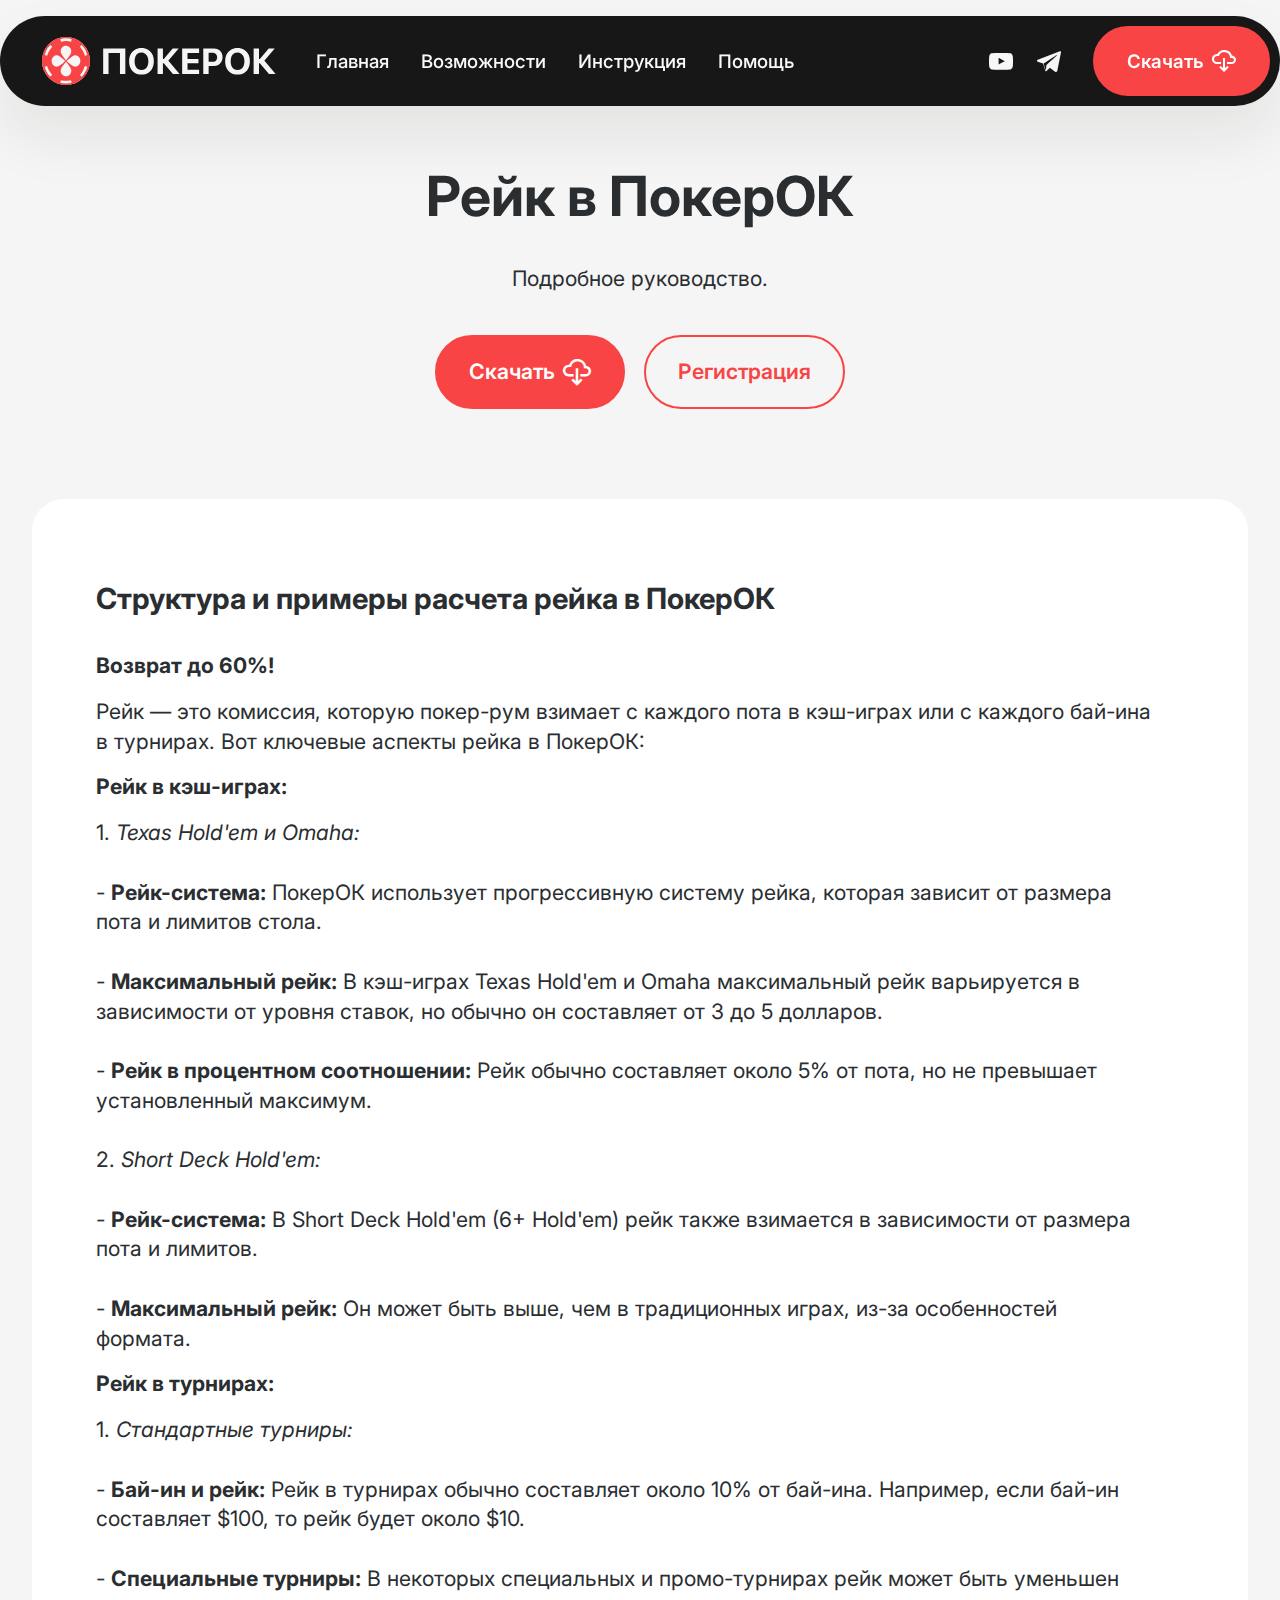
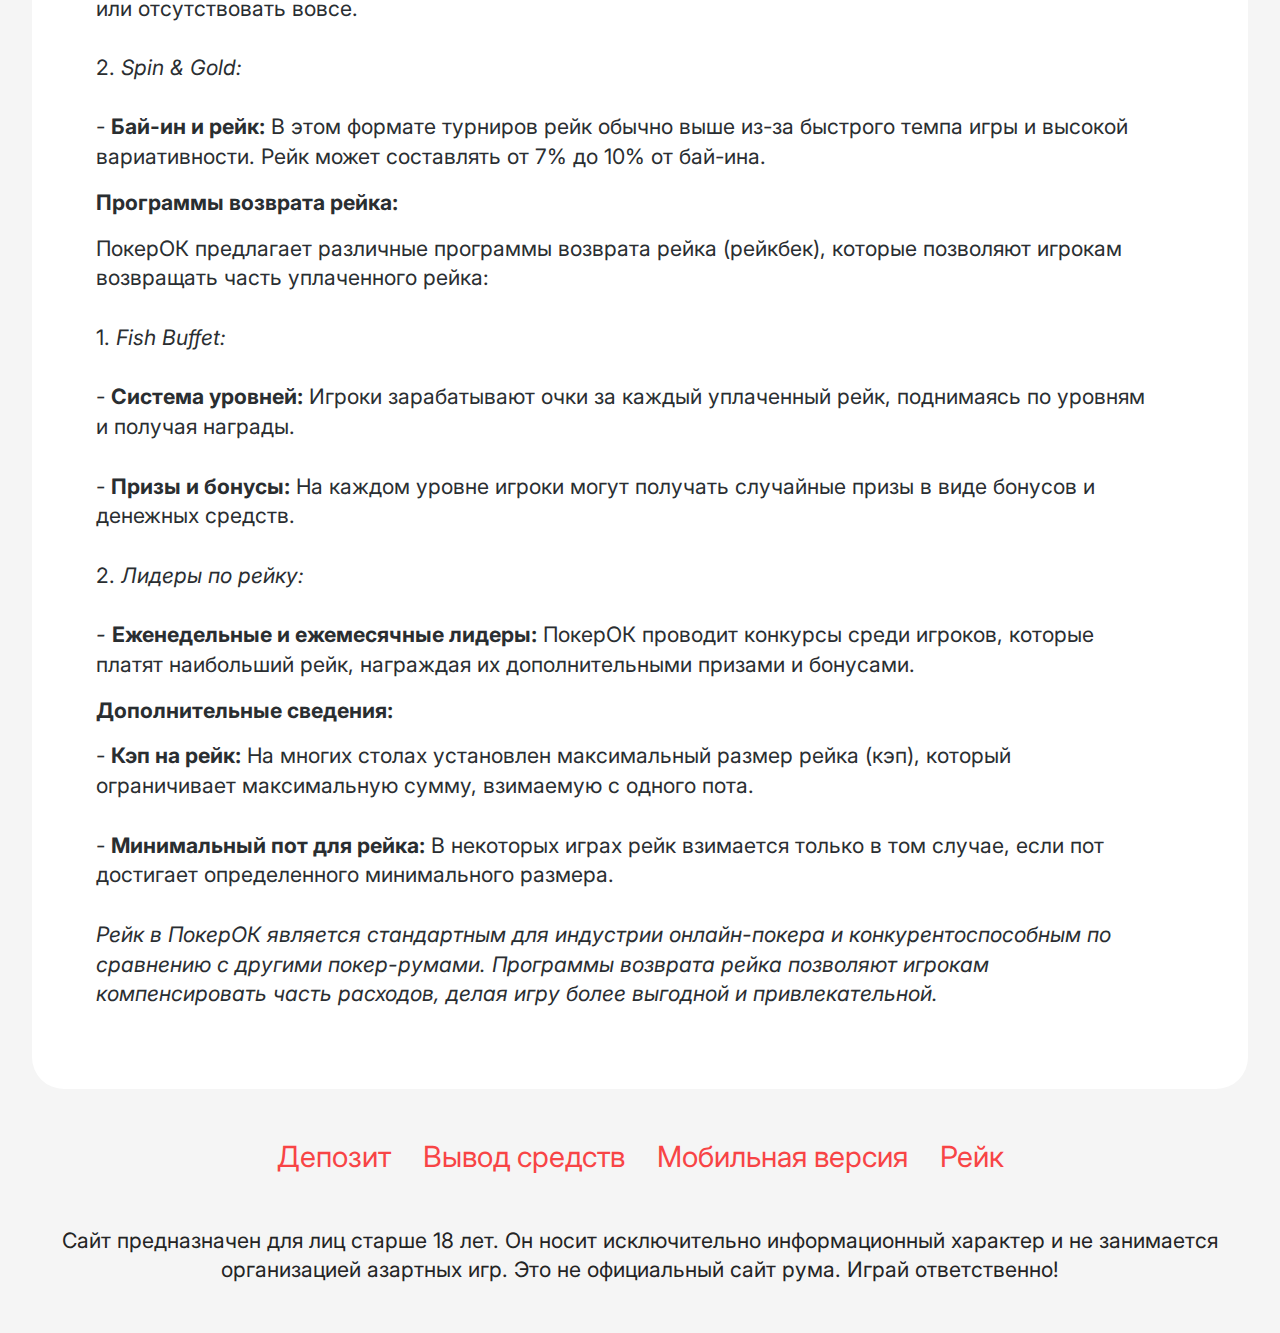
<file: rake.html>
<!DOCTYPE html>
<html  >
<head>

  <!-- Google tag (gtag.js) -->
<script async src="https://www.googletagmanager.com/gtag/js?id=G-2VLKZC74WE"></script>
<script>
  window.dataLayer = window.dataLayer || [];
  function gtag(){dataLayer.push(arguments);}
  gtag('js', new Date());

  gtag('config', 'G-2VLKZC74WE');
</script>
  
  <meta charset="UTF-8">
  <meta http-equiv="X-UA-Compatible" content="IE=edge">
  <meta name="generator" content="Mobirise v5.9.18, mobirise.com">
  <meta name="twitter:card" content="summary_large_image"/>
  <meta name="twitter:image:src" content="assets/images/rake-meta.png">
  <meta property="og:image" content="assets/images/rake-meta.png">
  <meta name="twitter:title" content="ПОКЕРОК – Комиссии и рейкбек">
  <meta name="viewport" content="width=device-width, initial-scale=1, minimum-scale=1">
  <link rel="shortcut icon" href="assets/images/ggpokerok-favicon-32-32.png" type="image/x-icon">
  <meta name="description" content="Узнай все о комиссиях и рейкбеке в ПокерОК (GGPokerOK). Понимание структуры рейка поможет тебе эффективно управлять банкроллом и увеличить прибыль.">
  
  
  <title>ПОКЕРОК – Комиссии и рейкбек</title>
  <link rel="stylesheet" href="assets/web/assets/mobirise-icons2/mobirise2.css">
  <link rel="stylesheet" href="assets/bootstrap/css/bootstrap.min.css">
  <link rel="stylesheet" href="assets/bootstrap/css/bootstrap-grid.min.css">
  <link rel="stylesheet" href="assets/bootstrap/css/bootstrap-reboot.min.css">
  <link rel="stylesheet" href="assets/dropdown/css/style.css">
  <link rel="stylesheet" href="assets/socicon/css/styles.css">
  <link rel="stylesheet" href="assets/theme/css/style.css">
  <link rel="preload" href="https://fonts.googleapis.com/css?family=Inter:100,200,300,400,500,600,700,800,900&display=swap" as="style" onload="this.onload=null;this.rel='stylesheet'">
  <noscript><link rel="stylesheet" href="https://fonts.googleapis.com/css?family=Inter:100,200,300,400,500,600,700,800,900&display=swap"></noscript>
  <link rel="preload" as="style" href="assets/mobirise/css/mbr-additional.css?v=adWUhU"><link rel="stylesheet" href="assets/mobirise/css/mbr-additional.css?v=adWUhU" type="text/css">

  <!-- Yandex.Metrika counter -->
<script type="text/javascript" >
  (function(m,e,t,r,i,k,a){m[i]=m[i]||function(){(m[i].a=m[i].a||[]).push(arguments)};
  m[i].l=1*new Date();
  for (var j = 0; j < document.scripts.length; j++) {if (document.scripts[j].src === r) { return; }}
  k=e.createElement(t),a=e.getElementsByTagName(t)[0],k.async=1,k.src=r,a.parentNode.insertBefore(k,a)})
  (window, document, "script", "https://mc.yandex.ru/metrika/tag.js", "ym");

  ym(95806713, "init", {
       clickmap:true,
       trackLinks:true,
       accurateTrackBounce:true,
       webvisor:true
  });
</script>
<noscript><div><img src="https://mc.yandex.ru/watch/95806713" style="position:absolute; left:-9999px;" alt="" /></div></noscript>
<!-- /Yandex.Metrika counter -->
  
  
</head>
<body>
  
  <section data-bs-version="5.1" class="menu menu1 cid-ueggNCZeu6" once="menu" id="menu01-2a">
	

	<nav class="navbar navbar-dropdown navbar-fixed-top navbar-expand-lg">
		<div class="container">
			<div class="navbar-brand">
				<span class="navbar-logo">
					<a href="/">
						<img src="assets/images/ggpokerok-logo-site.svg" alt="Логотип онлайн покер-рума ПокерОК (GGpokerOK, PokerOK, ГГ)" style="height: 3rem;">
					</a>
				</span>
				
			</div>
			<button class="navbar-toggler" type="button" data-toggle="collapse" data-bs-toggle="collapse" data-target="#navbarSupportedContent" data-bs-target="#navbarSupportedContent" aria-controls="navbarNavAltMarkup" aria-expanded="false" aria-label="Toggle navigation">
				<div class="hamburger">
					<span></span>
					<span></span>
					<span></span>
					<span></span>
				</div>
			</button>
			<div class="collapse navbar-collapse" id="navbarSupportedContent">
				<ul class="navbar-nav nav-dropdown" data-app-modern-menu="true"><li class="nav-item">
						<a class="nav-link link text-white text-primary display-4" href="/">Главная</a>
					</li>
					<li class="nav-item">
						<a class="nav-link link text-white text-primary display-4" href="/overview" aria-expanded="false">Возможности</a>
					</li>
					<li class="nav-item">
						<a class="nav-link link text-white text-primary display-4" href="/install">Инструкция</a>
					</li><li class="nav-item"><a class="nav-link link text-white text-primary display-4" href="https://play.bigpok.ru/" target="_blank">Помощь</a></li></ul>
				<div class="icons-menu">
					<a class="iconfont-wrapper" href="https://www.youtube.com/@trypokerok" target="_blank">
						<span class="p-2 mbr-iconfont socicon-youtube socicon" style="color: rgb(247, 247, 247); fill: rgb(247, 247, 247);"></span>
					</a>
					<a class="iconfont-wrapper" href="https://t.me/trypokerok_chat" target="_blank">
						<span class="p-2 mbr-iconfont socicon-telegram socicon" style="color: rgb(247, 247, 247); fill: rgb(247, 247, 247);"></span>
					</a>
					
					
				</div>
				<div class="navbar-buttons mbr-section-btn"><a class="btn btn-primary display-4" href="https://click.ggpartners.com/?serial=3206&creative_id=153&anid=" target="_blank"><span class="mobi-mbri mobi-mbri-download-2 mbr-iconfont mbr-iconfont-btn"></span>Скачать</a></div>
			</div>
		</div>
	</nav>
</section>

<section data-bs-version="5.1" class="header13 cid-ueggNDPNXv" id="header13-2b">
  

  
  

  <div class="align-center container">
    <div class="row justify-content-center">
      <div class="col-md-12 mb-5 content-head">
        <h1 class="mbr-section-title mbr-fonts-style display-2"><strong>Рейк в ПокерОК</strong></h1>
        <p class="mbr-text mbr-fonts-style mt-4 display-7">Подробное руководство.</p>
        <div class="mbr-section-btn mt-4"><a class="btn btn-primary display-7" href="https://click.ggpartners.com/?serial=3206&creative_id=153&anid=" target="_blank"><span class="mobi-mbri mobi-mbri-download-2 mbr-iconfont mbr-iconfont-btn"></span>Скачать</a> <a class="btn btn-primary-outline display-7" href="https://click.ggpartners.com/?serial=3206&creative_id=153&anid=" target="_blank">Регистрация</a></div>
      </div>
    </div>

    <div class="row justify-content-center">
      
    </div>
  </div>
</section>

<section data-bs-version="5.1" class="article07 cid-ueggNEbuzT" id="article07-2c">
  

  
  
  <div class="container">
    <div class="row justify-content-center">
      <div class="card col-md-12 col-lg-12">
        <div class="card-wrapper">
          <h3 class="card-title mbr-fonts-style mbr-white mt-3 mb-4 display-5"><strong>Структура и примеры расчета рейка в ПокерОК</strong></h3>
          <div class="row card-box align-left">
            <div class="item features-without-image col-12">
              <div class="item-wrapper">
                <h4 class="mbr-section-subtitle mbr-fonts-style mb-3 display-7"><strong>Возврат до 60%!</strong></h4>
                <p class="mbr-text mbr-fonts-style display-7">Рейк — это комиссия, которую покер-рум взимает с каждого пота в кэш-играх или с каждого бай-ина в турнирах. Вот ключевые аспекты рейка в ПокерОК:<br></p>
              </div>
            </div><div class="item features-without-image col-12">
              <div class="item-wrapper">
                <h4 class="mbr-section-subtitle mbr-fonts-style mb-3 display-7"><strong>Рейк в кэш-играх:</strong></h4>
                <p class="mbr-text mbr-fonts-style display-7">1. <em>Texas Hold'em и Omaha:</em><br><br>-&nbsp;<strong>Рейк-система:</strong> ПокерОК использует прогрессивную систему рейка, которая зависит от размера пота и лимитов стола.<br><br>-&nbsp;<strong>Максимальный рейк:</strong> В кэш-играх Texas Hold'em и Omaha максимальный рейк варьируется в зависимости от уровня ставок, но обычно он составляет от 3 до 5 долларов.<br><br>-&nbsp;<strong>Рейк в процентном соотношении:</strong> Рейк обычно составляет около 5% от пота, но не превышает установленный максимум.<br><br>2.&nbsp;<em>Short Deck Hold'em:</em><br><br>-&nbsp;<strong>Рейк-система:</strong> В Short Deck Hold'em (6+ Hold'em) рейк также взимается в зависимости от размера пота и лимитов.<br><br>-&nbsp;<strong>Максимальный рейк:</strong> Он может быть выше, чем в традиционных играх, из-за особенностей формата.</p>
              </div>
            </div><div class="item features-without-image col-12">
              <div class="item-wrapper">
                <h4 class="mbr-section-subtitle mbr-fonts-style mb-3 display-7"><strong>Рейк в турнирах:</strong></h4>
                <p class="mbr-text mbr-fonts-style display-7">1. <em>Стандартные турниры:</em><br><br>-&nbsp;<strong>Бай-ин и рейк:</strong> Рейк в турнирах обычно составляет около 10% от бай-ина. Например, если бай-ин составляет $100, то рейк будет около $10.<br><br>- <strong>Специальные турниры:</strong> В некоторых специальных и промо-турнирах рейк может быть уменьшен или отсутствовать вовсе.<br><br>2.&nbsp;<em>Spin &amp; Gold:</em><br><br>-&nbsp;<strong>Бай-ин и рейк:</strong> В этом формате турниров рейк обычно выше из-за быстрого темпа игры и высокой вариативности. Рейк может составлять от 7% до 10% от бай-ина.</p>
              </div>
            </div><div class="item features-without-image col-12">
              <div class="item-wrapper">
                <h4 class="mbr-section-subtitle mbr-fonts-style mb-3 display-7"><strong>Программы возврата рейка:</strong></h4>
                <p class="mbr-text mbr-fonts-style display-7">ПокерОК предлагает различные программы возврата рейка (рейкбек), которые позволяют игрокам возвращать часть уплаченного рейка:<br><br>1.&nbsp;<em>Fish Buffet:</em><br><br>-&nbsp;<strong>Система уровней:</strong> Игроки зарабатывают очки за каждый уплаченный рейк, поднимаясь по уровням и получая награды.<br><br>-&nbsp;<strong>Призы и бонусы:</strong> На каждом уровне игроки могут получать случайные призы в виде бонусов и денежных средств.<br><br>2. <em>Лидеры по рейку:</em><br><br><em>-&nbsp;</em><strong>Еженедельные и ежемесячные лидеры:</strong> ПокерОК проводит конкурсы среди игроков, которые платят наибольший рейк, награждая их дополнительными призами и бонусами.<br></p>
              </div>
            </div><div class="item features-without-image col-12">
              <div class="item-wrapper">
                <h4 class="mbr-section-subtitle mbr-fonts-style mb-3 display-7"><strong>Дополнительные сведения:</strong></h4>
                <p class="mbr-text mbr-fonts-style display-7">-&nbsp;<strong>Кэп на рейк:</strong> На многих столах установлен максимальный размер рейка (кэп), который ограничивает максимальную сумму, взимаемую с одного пота.<br><br>-&nbsp;<strong>Минимальный пот для рейка:</strong> В некоторых играх рейк взимается только в том случае, если пот достигает определенного минимального размера.<br><br><em>Рейк в ПокерОК является стандартным для индустрии онлайн-покера и конкурентоспособным по сравнению с другими покер-румами. Программы возврата рейка позволяют игрокам компенсировать часть расходов, делая игру более выгодной и привлекательной.</em><br></p>
              </div>
            </div>
            
            
            
          </div>
          
        </div>
      </div>
    </div>
  </div>
</section>

<section data-bs-version="5.1" class="footer3 cid-ueggNEsVHN" once="footers" id="footer03-2d">

        

    

    <div class="container">
        <div class="row">
            <div class="row-links">
                <ul class="header-menu">
                  
                  
                  
                  
                <li class="header-menu-item mbr-fonts-style display-5"><a href="/deposits" class="text-primary">Депозит</a></li><li class="header-menu-item mbr-fonts-style display-5"><a href="/withdraw" class="text-primary">Вывод средств</a></li><li class="header-menu-item mbr-fonts-style display-5"><a href="/mobile-app" class="text-primary">Мобильная версия</a></li><li class="header-menu-item mbr-fonts-style display-5"><a href="/rake" class="text-primary">Рейк</a></li></ul>
              </div>

            
            <div class="col-12 mt-4">
                <p class="mbr-fonts-style copyright display-7">Сайт предназначен для лиц старше 18 лет. Он носит исключительно информационный характер и не занимается организацией азартных игр. Это не официальный сайт рума. Играй ответственно!</p>
            </div>
        </div>
    </div>
</section><section class="display-7" style="padding: 0;align-items: center;justify-content: center;flex-wrap: wrap;    align-content: center;display: flex;position: relative;height: 0rem;"><a href="https://mobiri.se/1725391" style="flex: 1 1;height: 0rem;position: absolute;width: 100%;z-index: 1;"><img alt="" style="height: 0rem;" src="[data-uri]"></a><p hidden style="margin: 0;text-align: center;" class="display-7">&#8204;</p><a hidden style="z-index:1" href="https://mobirise.com/drag-drop-website-builder">Drag and Drop Website Builder</a></section><script src="assets/bootstrap/js/bootstrap.bundle.min.js"></script>  <script src="assets/smoothscroll/smooth-scroll.js"></script>  <script src="assets/ytplayer/index.js"></script>  <script src="assets/dropdown/js/navbar-dropdown.js"></script>  <script src="assets/theme/js/script.js"></script>  
  
  
 <div id="scrollToTop" class="scrollToTop mbr-arrow-up"><a style="text-align: center;"><i class="mbr-arrow-up-icon mbr-arrow-up-icon-cm cm-icon cm-icon-smallarrow-up"></i></a></div>

 <!--<script async type="text/javascript" src="https://static.klaviyo.com/onsite/js/klaviyo.js?company_id=QQjfWV"></script>-->

  </body>
</html>
</file>
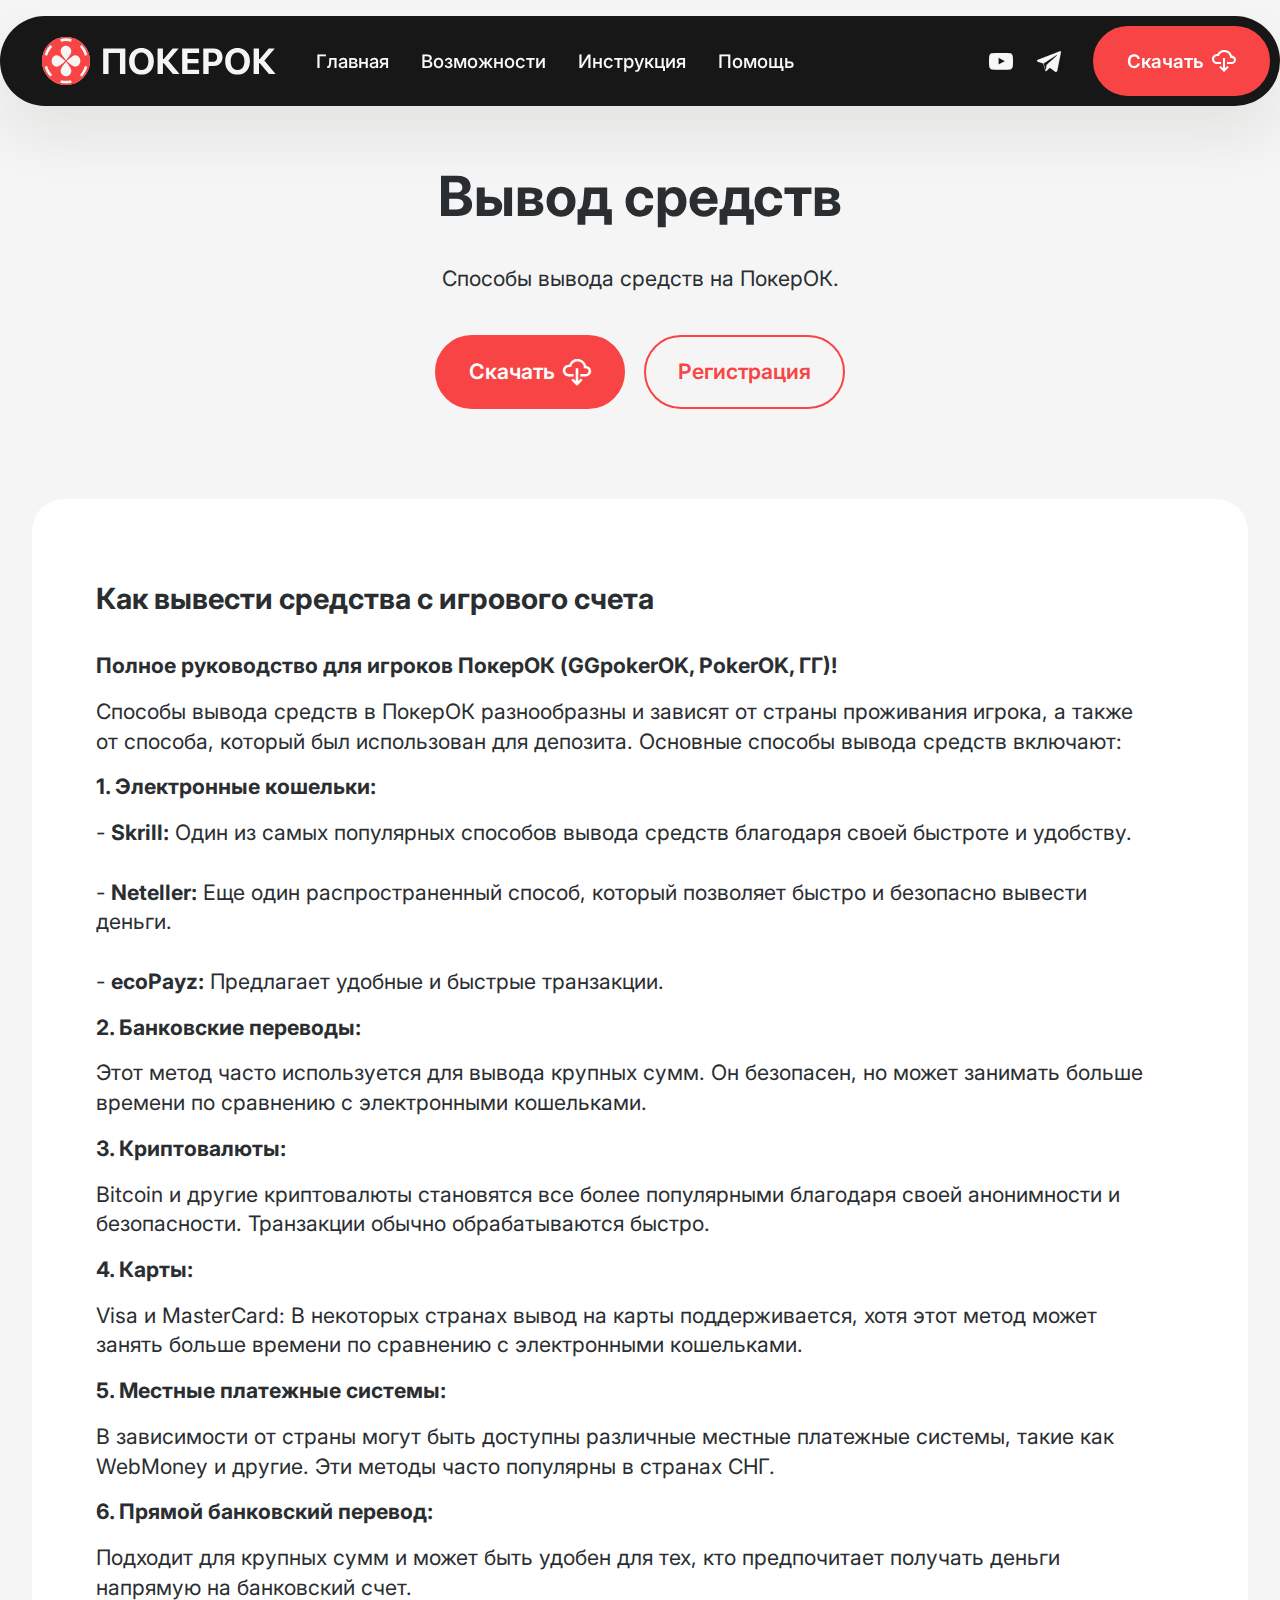
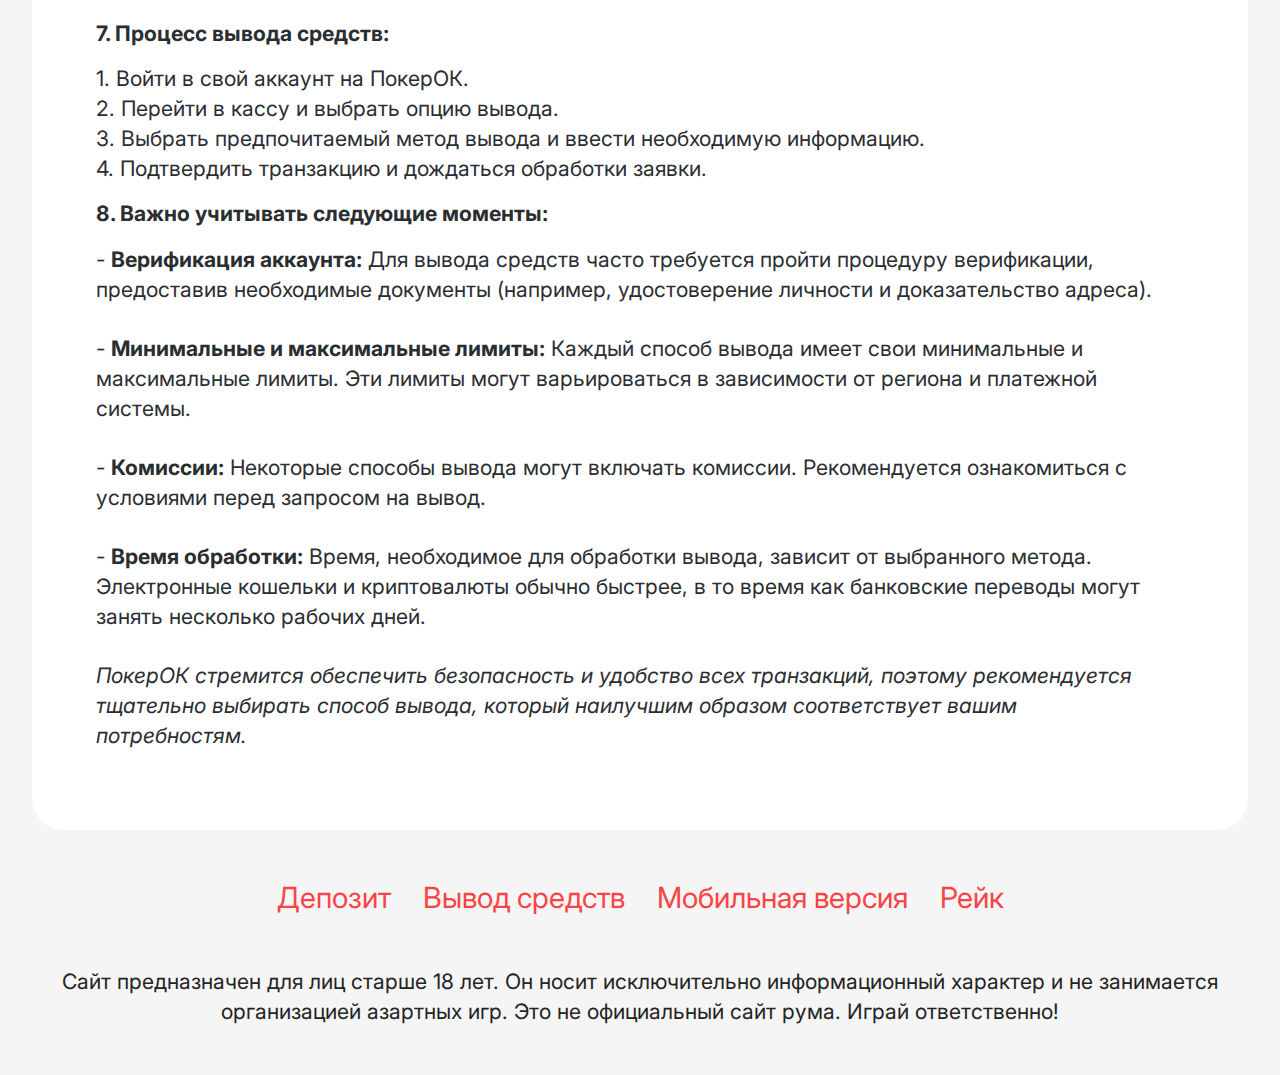
<file: withdraw.html>
<!DOCTYPE html>
<html  >
<head>

  <!-- Google tag (gtag.js) -->
<script async src="https://www.googletagmanager.com/gtag/js?id=G-2VLKZC74WE"></script>
<script>
  window.dataLayer = window.dataLayer || [];
  function gtag(){dataLayer.push(arguments);}
  gtag('js', new Date());

  gtag('config', 'G-2VLKZC74WE');
</script>
  
  <meta charset="UTF-8">
  <meta http-equiv="X-UA-Compatible" content="IE=edge">
  <meta name="generator" content="Mobirise v5.9.18, mobirise.com">
  <meta name="twitter:card" content="summary_large_image"/>
  <meta name="twitter:image:src" content="assets/images/withdraw-meta.png">
  <meta property="og:image" content="assets/images/withdraw-meta.png">
  <meta name="twitter:title" content="ПОКЕРОК – Все способы вывода">
  <meta name="viewport" content="width=device-width, initial-scale=1, minimum-scale=1">
  <link rel="shortcut icon" href="assets/images/ggpokerok-favicon-32-32.png" type="image/x-icon">
  <meta name="description" content="Узнай о способах вывода средств на ПокерОК (GGpokerOK, PokerOK, ГГ). Наше руководство поможет тебе безопасно и удобно забрать выигрыш.">
  
  
  <title>ПОКЕРОК – Все способы вывода</title>
  <link rel="stylesheet" href="assets/web/assets/mobirise-icons2/mobirise2.css">
  <link rel="stylesheet" href="assets/bootstrap/css/bootstrap.min.css">
  <link rel="stylesheet" href="assets/bootstrap/css/bootstrap-grid.min.css">
  <link rel="stylesheet" href="assets/bootstrap/css/bootstrap-reboot.min.css">
  <link rel="stylesheet" href="assets/dropdown/css/style.css">
  <link rel="stylesheet" href="assets/socicon/css/styles.css">
  <link rel="stylesheet" href="assets/theme/css/style.css">
  <link rel="preload" href="https://fonts.googleapis.com/css?family=Inter:100,200,300,400,500,600,700,800,900&display=swap" as="style" onload="this.onload=null;this.rel='stylesheet'">
  <noscript><link rel="stylesheet" href="https://fonts.googleapis.com/css?family=Inter:100,200,300,400,500,600,700,800,900&display=swap"></noscript>
  <link rel="preload" as="style" href="assets/mobirise/css/mbr-additional.css?v=2rpIsi"><link rel="stylesheet" href="assets/mobirise/css/mbr-additional.css?v=2rpIsi" type="text/css">

  <!-- Yandex.Metrika counter -->
<script type="text/javascript" >
  (function(m,e,t,r,i,k,a){m[i]=m[i]||function(){(m[i].a=m[i].a||[]).push(arguments)};
  m[i].l=1*new Date();
  for (var j = 0; j < document.scripts.length; j++) {if (document.scripts[j].src === r) { return; }}
  k=e.createElement(t),a=e.getElementsByTagName(t)[0],k.async=1,k.src=r,a.parentNode.insertBefore(k,a)})
  (window, document, "script", "https://mc.yandex.ru/metrika/tag.js", "ym");

  ym(95806713, "init", {
       clickmap:true,
       trackLinks:true,
       accurateTrackBounce:true,
       webvisor:true
  });
</script>
<noscript><div><img src="https://mc.yandex.ru/watch/95806713" style="position:absolute; left:-9999px;" alt="" /></div></noscript>
<!-- /Yandex.Metrika counter -->
  
  
</head>
<body>
  
  <section data-bs-version="5.1" class="menu menu1 cid-ueccsgKtCP" once="menu" id="menu01-22">
	

	<nav class="navbar navbar-dropdown navbar-fixed-top navbar-expand-lg">
		<div class="container">
			<div class="navbar-brand">
				<span class="navbar-logo">
					<a href="/">
						<img src="assets/images/ggpokerok-logo-site.svg" alt="Логотип онлайн покер-рума ПокерОК (GGpokerOK, PokerOK, ГГ)" style="height: 3rem;">
					</a>
				</span>
				
			</div>
			<button class="navbar-toggler" type="button" data-toggle="collapse" data-bs-toggle="collapse" data-target="#navbarSupportedContent" data-bs-target="#navbarSupportedContent" aria-controls="navbarNavAltMarkup" aria-expanded="false" aria-label="Toggle navigation">
				<div class="hamburger">
					<span></span>
					<span></span>
					<span></span>
					<span></span>
				</div>
			</button>
			<div class="collapse navbar-collapse" id="navbarSupportedContent">
				<ul class="navbar-nav nav-dropdown" data-app-modern-menu="true"><li class="nav-item">
						<a class="nav-link link text-white text-primary display-4" href="/">Главная</a>
					</li>
					<li class="nav-item">
						<a class="nav-link link text-white text-primary display-4" href="/overview" aria-expanded="false">Возможности</a>
					</li>
					<li class="nav-item">
						<a class="nav-link link text-white text-primary display-4" href="/install">Инструкция</a>
					</li><li class="nav-item"><a class="nav-link link text-white text-primary display-4" href="https://play.bigpok.ru/" target="_blank">Помощь</a></li></ul>
				<div class="icons-menu">
					<a class="iconfont-wrapper" href="https://www.youtube.com/@trypokerok" target="_blank">
						<span class="p-2 mbr-iconfont socicon-youtube socicon" style="color: rgb(247, 247, 247); fill: rgb(247, 247, 247);"></span>
					</a>
					<a class="iconfont-wrapper" href="https://t.me/trypokerok_chat" target="_blank">
						<span class="p-2 mbr-iconfont socicon-telegram socicon" style="color: rgb(247, 247, 247); fill: rgb(247, 247, 247);"></span>
					</a>
					
					
				</div>
				<div class="navbar-buttons mbr-section-btn"><a class="btn btn-primary display-4" href="https://click.ggpartners.com/?serial=3206&creative_id=153&anid=" target="_blank"><span class="mobi-mbri mobi-mbri-download-2 mbr-iconfont mbr-iconfont-btn"></span>Скачать</a></div>
			</div>
		</div>
	</nav>
</section>

<section data-bs-version="5.1" class="header13 cid-ueccshs2YR" id="header13-23">
  

  
  

  <div class="align-center container">
    <div class="row justify-content-center">
      <div class="col-md-12 mb-5 content-head">
        <h1 class="mbr-section-title mbr-fonts-style display-2"><strong>Вывод средств</strong></h1>
        <p class="mbr-text mbr-fonts-style mt-4 display-7">Способы вывода средств на ПокерОК.</p>
        <div class="mbr-section-btn mt-4"><a class="btn btn-primary display-7" href="https://click.ggpartners.com/?serial=3206&creative_id=153&anid=" target="_blank"><span class="mobi-mbri mobi-mbri-download-2 mbr-iconfont mbr-iconfont-btn"></span>Скачать</a> <a class="btn btn-primary-outline display-7" href="https://click.ggpartners.com/?serial=3206&creative_id=153&anid=" target="_blank">Регистрация</a></div>
      </div>
    </div>

    <div class="row justify-content-center">
      
    </div>
  </div>
</section>

<section data-bs-version="5.1" class="article07 cid-ueccshHKr0" id="article07-24">
  

  
  
  <div class="container">
    <div class="row justify-content-center">
      <div class="card col-md-12 col-lg-12">
        <div class="card-wrapper">
          <h3 class="card-title mbr-fonts-style mbr-white mt-3 mb-4 display-5"><strong>Как вывести средства с игрового счета</strong></h3>
          <div class="row card-box align-left">
            <div class="item features-without-image col-12">
              <div class="item-wrapper">
                <h4 class="mbr-section-subtitle mbr-fonts-style mb-3 display-7"><strong>Полное руководство для игроков ПокерОК (GGpokerOK, PokerOK, ГГ)!</strong></h4>
                <p class="mbr-text mbr-fonts-style display-7">Способы вывода средств в ПокерОК разнообразны и зависят от страны проживания игрока, а также от способа, который был использован для депозита. Основные способы вывода средств включают:</p>
              </div>
            </div><div class="item features-without-image col-12">
              <div class="item-wrapper">
                <h4 class="mbr-section-subtitle mbr-fonts-style mb-3 display-7"><strong>1. Электронные кошельки:</strong></h4>
                <p class="mbr-text mbr-fonts-style display-7">-&nbsp;<strong>Skrill:</strong> Один из самых популярных способов вывода средств благодаря своей быстроте и удобству.<br><br>-&nbsp;<strong>Neteller:</strong> Еще один распространенный способ, который позволяет быстро и безопасно вывести деньги.<br><br>-&nbsp;<strong>ecoPayz:</strong> Предлагает удобные и быстрые транзакции.</p>
              </div>
            </div><div class="item features-without-image col-12">
              <div class="item-wrapper">
                <h4 class="mbr-section-subtitle mbr-fonts-style mb-3 display-7"><strong>2. Банковские переводы:</strong></h4>
                <p class="mbr-text mbr-fonts-style display-7">Этот метод часто используется для вывода крупных сумм. Он безопасен, но может занимать больше времени по сравнению с электронными кошельками.</p>
              </div>
            </div><div class="item features-without-image col-12">
              <div class="item-wrapper">
                <h4 class="mbr-section-subtitle mbr-fonts-style mb-3 display-7"><strong>3. Криптовалюты:</strong></h4>
                <p class="mbr-text mbr-fonts-style display-7">Bitcoin и другие криптовалюты становятся все более популярными благодаря своей анонимности и безопасности. Транзакции обычно обрабатываются быстро.</p>
              </div>
            </div><div class="item features-without-image col-12">
              <div class="item-wrapper">
                <h4 class="mbr-section-subtitle mbr-fonts-style mb-3 display-7"><strong>4. Карты:</strong></h4>
                <p class="mbr-text mbr-fonts-style display-7">Visa и MasterCard: В некоторых странах вывод на карты поддерживается, хотя этот метод может занять больше времени по сравнению с электронными кошельками.<br></p>
              </div>
            </div><div class="item features-without-image col-12">
              <div class="item-wrapper">
                <h4 class="mbr-section-subtitle mbr-fonts-style mb-3 display-7"><strong>5. Местные платежные системы:</strong></h4>
                <p class="mbr-text mbr-fonts-style display-7">В зависимости от страны могут быть доступны различные местные платежные системы, такие как WebMoney и другие. Эти методы часто популярны в странах СНГ.</p>
              </div>
            </div><div class="item features-without-image col-12">
              <div class="item-wrapper">
                <h4 class="mbr-section-subtitle mbr-fonts-style mb-3 display-7"><strong>6. Прямой банковский перевод:</strong></h4>
                <p class="mbr-text mbr-fonts-style display-7">Подходит для крупных сумм и может быть удобен для тех, кто предпочитает получать деньги напрямую на банковский счет.</p>
              </div>
            </div><div class="item features-without-image col-12">
              <div class="item-wrapper">
                <h4 class="mbr-section-subtitle mbr-fonts-style mb-3 display-7"><strong>7. Процесс вывода средств:</strong></h4>
                <p class="mbr-text mbr-fonts-style display-7">1. Войти в свой аккаунт на ПокерОК.<br>2. Перейти в кассу и выбрать опцию вывода.<br>3. Выбрать предпочитаемый метод вывода и ввести необходимую информацию.<br>4. Подтвердить транзакцию и дождаться обработки заявки.<br></p>
              </div>
            </div><div class="item features-without-image col-12">
              <div class="item-wrapper">
                <h4 class="mbr-section-subtitle mbr-fonts-style mb-3 display-7"><strong>8. Важно учитывать следующие моменты:</strong></h4>
                <p class="mbr-text mbr-fonts-style display-7">- <strong>Верификация аккаунта:</strong> Для вывода средств часто требуется пройти процедуру верификации, предоставив необходимые документы (например, удостоверение личности и доказательство адреса).<br><br>- <strong>Минимальные и максимальные лимиты:</strong> Каждый способ вывода имеет свои минимальные и максимальные лимиты. Эти лимиты могут варьироваться в зависимости от региона и платежной системы.<br><br>-&nbsp;<strong>Комиссии:</strong> Некоторые способы вывода могут включать комиссии. Рекомендуется ознакомиться с условиями перед запросом на вывод.<br><br>-&nbsp;<strong>Время обработки:</strong> Время, необходимое для обработки вывода, зависит от выбранного метода. Электронные кошельки и криптовалюты обычно быстрее, в то время как банковские переводы могут занять несколько рабочих дней.<br><br><em>ПокерОК&nbsp;стремится обеспечить безопасность и удобство всех транзакций, поэтому рекомендуется тщательно выбирать способ вывода, который наилучшим образом соответствует вашим потребностям.</em><br></p>
              </div>
            </div>
            
            
            
          </div>
          
        </div>
      </div>
    </div>
  </div>
</section>

<section data-bs-version="5.1" class="footer3 cid-ueccshVpQQ" once="footers" id="footer03-25">

        

    

    <div class="container">
        <div class="row">
            <div class="row-links">
                <ul class="header-menu">
                  
                  
                  
                  
                <li class="header-menu-item mbr-fonts-style display-5"><a href="/deposits" class="text-primary">Депозит</a></li><li class="header-menu-item mbr-fonts-style display-5"><a href="/withdraw" class="text-primary">Вывод средств</a></li><li class="header-menu-item mbr-fonts-style display-5"><a href="/mobile-app" class="text-primary">Мобильная версия</a></li><li class="header-menu-item mbr-fonts-style display-5"><a href="/rake" class="text-primary">Рейк</a></li></ul>
              </div>

            
            <div class="col-12 mt-4">
                <p class="mbr-fonts-style copyright display-7">Сайт предназначен для лиц старше 18 лет. Он носит исключительно информационный характер и не занимается организацией азартных игр. Это не официальный сайт рума. Играй ответственно!</p>
            </div>
        </div>
    </div>
</section><section class="display-7" style="padding: 0;align-items: center;justify-content: center;flex-wrap: wrap;    align-content: center;display: flex;position: relative;height: 0rem;"><a href="https://mobiri.se/1725391" style="flex: 1 1;height: 0rem;position: absolute;width: 100%;z-index: 1;"><img alt="" style="height: 0rem;" src="[data-uri]"></a><p hidden style="margin: 0;text-align: center;" class="display-7">&#8204;</p><a hidden style="z-index:1" href="https://mobirise.com">Mobirise </a></section><script src="assets/bootstrap/js/bootstrap.bundle.min.js"></script>  <script src="assets/smoothscroll/smooth-scroll.js"></script>  <script src="assets/ytplayer/index.js"></script>  <script src="assets/dropdown/js/navbar-dropdown.js"></script>  <script src="assets/theme/js/script.js"></script>  
  
  
 <div id="scrollToTop" class="scrollToTop mbr-arrow-up"><a style="text-align: center;"><i class="mbr-arrow-up-icon mbr-arrow-up-icon-cm cm-icon cm-icon-smallarrow-up"></i></a></div>

 <!--<script async type="text/javascript" src="https://static.klaviyo.com/onsite/js/klaviyo.js?company_id=QQjfWV"></script>-->

  </body>
</html>
</file>
<file: assets/web/assets/mobirise-icons2/mobirise2.css>
@font-face {
  font-family: 'Moririse2';
  font-display: swap;
  src:  url('mobirise2.eot?f2bix4');
  src:  url('mobirise2.eot?f2bix4#iefix') format('embedded-opentype'),
    url('mobirise2.ttf?f2bix4') format('truetype'),
    url('mobirise2.woff?f2bix4') format('woff'),
    url('mobirise2.svg?f2bix4#mobirise2') format('svg');
  font-weight: normal;
  font-style: normal;
}

[class^="mobi-"], [class*=" mobi-"] {
  /* use !important to prevent issues with browser extensions that change fonts */
  font-family: 'Moririse2' !important;
  speak: none;
  font-style: normal;
  font-weight: normal;
  font-variant: normal;
  text-transform: none;
  line-height: 1;

  /* Better Font Rendering =========== */
  -webkit-font-smoothing: antialiased;
  -moz-osx-font-smoothing: grayscale;
}

.mobi-mbri-add-submenu:before {
  content: "\e900";
}
.mobi-mbri-alert:before {
  content: "\e901";
}
.mobi-mbri-align-center:before {
  content: "\e902";
}
.mobi-mbri-align-justify:before {
  content: "\e903";
}
.mobi-mbri-align-left:before {
  content: "\e904";
}
.mobi-mbri-align-right:before {
  content: "\e905";
}
.mobi-mbri-android:before {
  content: "\e906";
}
.mobi-mbri-apple:before {
  content: "\e907";
}
.mobi-mbri-arrow-down:before {
  content: "\e908";
}
.mobi-mbri-arrow-next:before {
  content: "\e909";
}
.mobi-mbri-arrow-prev:before {
  content: "\e90a";
}
.mobi-mbri-arrow-up:before {
  content: "\e90b";
}
.mobi-mbri-bold:before {
  content: "\e90c";
}
.mobi-mbri-bookmark:before {
  content: "\e90d";
}
.mobi-mbri-bootstrap:before {
  content: "\e90e";
}
.mobi-mbri-briefcase:before {
  content: "\e90f";
}
.mobi-mbri-browse:before {
  content: "\e910";
}
.mobi-mbri-bulleted-list:before {
  content: "\e911";
}
.mobi-mbri-calendar:before {
  content: "\e912";
}
.mobi-mbri-camera:before {
  content: "\e913";
}
.mobi-mbri-cart-add:before {
  content: "\e914";
}
.mobi-mbri-cart-full:before {
  content: "\e915";
}
.mobi-mbri-cash:before {
  content: "\e916";
}
.mobi-mbri-change-style:before {
  content: "\e917";
}
.mobi-mbri-chat:before {
  content: "\e918";
}
.mobi-mbri-clock:before {
  content: "\e919";
}
.mobi-mbri-close:before {
  content: "\e91a";
}
.mobi-mbri-cloud:before {
  content: "\e91b";
}
.mobi-mbri-code:before {
  content: "\e91c";
}
.mobi-mbri-contact-form:before {
  content: "\e91d";
}
.mobi-mbri-credit-card:before {
  content: "\e91e";
}
.mobi-mbri-cursor-click:before {
  content: "\e91f";
}
.mobi-mbri-cust-feedback:before {
  content: "\e920";
}
.mobi-mbri-database:before {
  content: "\e921";
}
.mobi-mbri-delivery:before {
  content: "\e922";
}
.mobi-mbri-desktop:before {
  content: "\e923";
}
.mobi-mbri-devices:before {
  content: "\e924";
}
.mobi-mbri-down:before {
  content: "\e925";
}
.mobi-mbri-download-2:before {
  content: "\e926";
}
.mobi-mbri-download:before {
  content: "\e927";
}
.mobi-mbri-drag-n-drop-2:before {
  content: "\e928";
}
.mobi-mbri-drag-n-drop:before {
  content: "\e929";
}
.mobi-mbri-edit-2:before {
  content: "\e92a";
}
.mobi-mbri-edit:before {
  content: "\e92b";
}
.mobi-mbri-error:before {
  content: "\e92c";
}
.mobi-mbri-extension:before {
  content: "\e92d";
}
.mobi-mbri-features:before {
  content: "\e92e";
}
.mobi-mbri-file:before {
  content: "\e92f";
}
.mobi-mbri-flag:before {
  content: "\e930";
}
.mobi-mbri-folder:before {
  content: "\e931";
}
.mobi-mbri-gift:before {
  content: "\e932";
}
.mobi-mbri-github:before {
  content: "\e933";
}
.mobi-mbri-globe-2:before {
  content: "\e934";
}
.mobi-mbri-globe:before {
  content: "\e935";
}
.mobi-mbri-growing-chart:before {
  content: "\e936";
}
.mobi-mbri-hearth:before {
  content: "\e937";
}
.mobi-mbri-help:before {
  content: "\e938";
}
.mobi-mbri-home:before {
  content: "\e939";
}
.mobi-mbri-hot-cup:before {
  content: "\e93a";
}
.mobi-mbri-idea:before {
  content: "\e93b";
}
.mobi-mbri-image-gallery:before {
  content: "\e93c";
}
.mobi-mbri-image-slider:before {
  content: "\e93d";
}
.mobi-mbri-info:before {
  content: "\e93e";
}
.mobi-mbri-italic:before {
  content: "\e93f";
}
.mobi-mbri-key:before {
  content: "\e940";
}
.mobi-mbri-laptop:before {
  content: "\e941";
}
.mobi-mbri-layers:before {
  content: "\e942";
}
.mobi-mbri-left-right:before {
  content: "\e943";
}
.mobi-mbri-left:before {
  content: "\e944";
}
.mobi-mbri-letter:before {
  content: "\e945";
}
.mobi-mbri-like:before {
  content: "\e946";
}
.mobi-mbri-link:before {
  content: "\e947";
}
.mobi-mbri-lock:before {
  content: "\e948";
}
.mobi-mbri-login:before {
  content: "\e949";
}
.mobi-mbri-logout:before {
  content: "\e94a";
}
.mobi-mbri-magic-stick:before {
  content: "\e94b";
}
.mobi-mbri-map-pin:before {
  content: "\e94c";
}
.mobi-mbri-menu:before {
  content: "\e94d";
}
.mobi-mbri-mobile-2:before {
  content: "\e94e";
}
.mobi-mbri-mobile-horizontal:before {
  content: "\e94f";
}
.mobi-mbri-mobile:before {
  content: "\e950";
}
.mobi-mbri-mobirise:before {
  content: "\e951";
}
.mobi-mbri-more-horizontal:before {
  content: "\e952";
}
.mobi-mbri-more-vertical:before {
  content: "\e953";
}
.mobi-mbri-music:before {
  content: "\e954";
}
.mobi-mbri-new-file:before {
  content: "\e955";
}
.mobi-mbri-numbered-list:before {
  content: "\e956";
}
.mobi-mbri-opened-folder:before {
  content: "\e957";
}
.mobi-mbri-pages:before {
  content: "\e958";
}
.mobi-mbri-paper-plane:before {
  content: "\e959";
}
.mobi-mbri-paperclip:before {
  content: "\e95a";
}
.mobi-mbri-phone:before {
  content: "\e95b";
}
.mobi-mbri-photo:before {
  content: "\e95c";
}
.mobi-mbri-photos:before {
  content: "\e95d";
}
.mobi-mbri-pin:before {
  content: "\e95e";
}
.mobi-mbri-play:before {
  content: "\e95f";
}
.mobi-mbri-plus:before {
  content: "\e960";
}
.mobi-mbri-preview:before {
  content: "\e961";
}
.mobi-mbri-print:before {
  content: "\e962";
}
.mobi-mbri-protect:before {
  content: "\e963";
}
.mobi-mbri-question:before {
  content: "\e964";
}
.mobi-mbri-quote-left:before {
  content: "\e965";
}
.mobi-mbri-quote-right:before {
  content: "\e966";
}
.mobi-mbri-redo:before {
  content: "\e967";
}
.mobi-mbri-refresh:before {
  content: "\e968";
}
.mobi-mbri-responsive-2:before {
  content: "\e969";
}
.mobi-mbri-responsive:before {
  content: "\e96a";
}
.mobi-mbri-right:before {
  content: "\e96b";
}
.mobi-mbri-rocket:before {
  content: "\e96c";
}
.mobi-mbri-sad-face:before {
  content: "\e96d";
}
.mobi-mbri-sale:before {
  content: "\e96e";
}
.mobi-mbri-save:before {
  content: "\e96f";
}
.mobi-mbri-search:before {
  content: "\e970";
}
.mobi-mbri-setting-2:before {
  content: "\e971";
}
.mobi-mbri-setting-3:before {
  content: "\e972";
}
.mobi-mbri-setting:before {
  content: "\e973";
}
.mobi-mbri-share:before {
  content: "\e974";
}
.mobi-mbri-shopping-bag:before {
  content: "\e975";
}
.mobi-mbri-shopping-basket:before {
  content: "\e976";
}
.mobi-mbri-shopping-cart:before {
  content: "\e977";
}
.mobi-mbri-sites:before {
  content: "\e978";
}
.mobi-mbri-smile-face:before {
  content: "\e979";
}
.mobi-mbri-speed:before {
  content: "\e97a";
}
.mobi-mbri-star:before {
  content: "\e97b";
}
.mobi-mbri-success:before {
  content: "\e97c";
}
.mobi-mbri-sun:before {
  content: "\e97d";
}
.mobi-mbri-sun2:before {
  content: "\e97e";
}
.mobi-mbri-tablet-vertical:before {
  content: "\e97f";
}
.mobi-mbri-tablet:before {
  content: "\e980";
}
.mobi-mbri-target:before {
  content: "\e981";
}
.mobi-mbri-timer:before {
  content: "\e982";
}
.mobi-mbri-to-ftp:before {
  content: "\e983";
}
.mobi-mbri-to-local-drive:before {
  content: "\e984";
}
.mobi-mbri-touch-swipe:before {
  content: "\e985";
}
.mobi-mbri-touch:before {
  content: "\e986";
}
.mobi-mbri-trash:before {
  content: "\e987";
}
.mobi-mbri-underline:before {
  content: "\e988";
}
.mobi-mbri-undo:before {
  content: "\e989";
}
.mobi-mbri-unlink:before {
  content: "\e98a";
}
.mobi-mbri-unlock:before {
  content: "\e98b";
}
.mobi-mbri-up-down:before {
  content: "\e98c";
}
.mobi-mbri-up:before {
  content: "\e98d";
}
.mobi-mbri-update:before {
  content: "\e98e";
}
.mobi-mbri-upload-2:before {
  content: "\e98f";
}
.mobi-mbri-upload:before {
  content: "\e990";
}
.mobi-mbri-user-2:before {
  content: "\e991";
}
.mobi-mbri-user:before {
  content: "\e992";
}
.mobi-mbri-users:before {
  content: "\e993";
}
.mobi-mbri-video-play:before {
  content: "\e994";
}
.mobi-mbri-video:before {
  content: "\e995";
}
.mobi-mbri-watch:before {
  content: "\e996";
}
.mobi-mbri-website-theme-2:before {
  content: "\e997";
}
.mobi-mbri-website-theme:before {
  content: "\e998";
}
.mobi-mbri-wifi:before {
  content: "\e999";
}
.mobi-mbri-windows:before {
  content: "\e99a";
}
.mobi-mbri-zoom-in:before {
  content: "\e99b";
}
.mobi-mbri-zoom-out:before {
  content: "\e99c";
}
</file>
<file: assets/dropdown/css/style.css>
.navbar-dropdown {
  left: 0;
  padding: 0;
  position: absolute;
  right: 0;
  top: 0;
  transition: all 0.45s ease;
  z-index: 1030;
  background: #282828; }
  .navbar-dropdown .navbar-logo {
    margin-right: 0.8rem;
    transition: margin 0.3s ease-in-out;
    vertical-align: middle; }
    .navbar-dropdown .navbar-logo img {
      height: 3.125rem;
      transition: all 0.3s ease-in-out; }
    .navbar-dropdown .navbar-logo.mbr-iconfont {
      font-size: 3.125rem;
      line-height: 3.125rem; }
  .navbar-dropdown .navbar-caption {
    font-weight: 700;
    white-space: normal;
    vertical-align: -4px;
    line-height: 3.125rem !important; }
    .navbar-dropdown .navbar-caption, .navbar-dropdown .navbar-caption:hover {
      color: inherit;
      text-decoration: none; }
  .navbar-dropdown .mbr-iconfont + .navbar-caption {
    vertical-align: -1px; }
  .navbar-dropdown.navbar-fixed-top {
    position: fixed; }
  .navbar-dropdown .navbar-brand span {
    vertical-align: -4px; }
  .navbar-dropdown.bg-color.transparent {
    background: none; }
  .navbar-dropdown.navbar-short .navbar-brand {
    padding: 0.625rem 0; }
    .navbar-dropdown.navbar-short .navbar-brand span {
      vertical-align: -1px; }
  .navbar-dropdown.navbar-short .navbar-caption {
    line-height: 2.375rem !important;
    vertical-align: -2px; }
  .navbar-dropdown.navbar-short .navbar-logo {
    margin-right: 0.5rem; }
    .navbar-dropdown.navbar-short .navbar-logo img {
      height: 2.375rem; }
    .navbar-dropdown.navbar-short .navbar-logo.mbr-iconfont {
      font-size: 2.375rem;
      line-height: 2.375rem; }
  .navbar-dropdown.navbar-short .mbr-table-cell {
    height: 3.625rem; }
  .navbar-dropdown .navbar-close {
    left: 0.6875rem;
    position: fixed;
    top: 0.75rem;
    z-index: 1000; }
  .navbar-dropdown .hamburger-icon {
    content: "";
    display: inline-block;
    vertical-align: middle;
    width: 16px;
    -webkit-box-shadow: 0 -6px 0 1px #282828,0 0 0 1px #282828,0 6px 0 1px #282828;
    -moz-box-shadow: 0 -6px 0 1px #282828,0 0 0 1px #282828,0 6px 0 1px #282828;
    box-shadow: 0 -6px 0 1px #282828,0 0 0 1px #282828,0 6px 0 1px #282828; }

.dropdown-menu .dropdown-toggle[data-toggle="dropdown-submenu"]::after {
  border-bottom: 0.35em solid transparent;
  border-left: 0.35em solid;
  border-right: 0;
  border-top: 0.35em solid transparent;
  margin-left: 0.3rem; }

.dropdown-menu .dropdown-item:focus {
  outline: 0; }

.nav-dropdown {
  font-size: 0.75rem;
  font-weight: 500;
  height: auto !important; }
  .nav-dropdown .nav-btn {
    padding-left: 1rem; }
  .nav-dropdown .link {
    margin: .667em 1.667em;
    font-weight: 500;
    padding: 0;
    transition: color .2s ease-in-out; }
    .nav-dropdown .link.dropdown-toggle {
      margin-right: 2.583em; }
      .nav-dropdown .link.dropdown-toggle::after {
        margin-left: .25rem;
        border-top: 0.35em solid;
        border-right: 0.35em solid transparent;
        border-left: 0.35em solid transparent;
        border-bottom: 0; }
      .nav-dropdown .link.dropdown-toggle[aria-expanded="true"] {
        margin: 0;
        padding: 0.667em 3.263em  0.667em 1.667em; }
  .nav-dropdown .link::after,
  .nav-dropdown .dropdown-item::after {
    color: inherit; }
  .nav-dropdown .btn {
    font-size: 0.75rem;
    font-weight: 700;
    letter-spacing: 0;
    margin-bottom: 0;
    padding-left: 1.25rem;
    padding-right: 1.25rem; }
  .nav-dropdown .dropdown-menu {
    border-radius: 0;
    border: 0;
    left: 0;
    margin: 0;
    padding-bottom: 1.25rem;
    padding-top: 1.25rem;
    position: relative; }
  .nav-dropdown .dropdown-submenu {
    margin-left: 0.125rem;
    top: 0; }
  .nav-dropdown .dropdown-item {
    font-weight: 500;
    line-height: 2;
    padding: 0.3846em 4.615em 0.3846em 1.5385em;
    position: relative;
    transition: color .2s ease-in-out, background-color .2s ease-in-out; }
    .nav-dropdown .dropdown-item::after {
      margin-top: -0.3077em;
      position: absolute;
      right: 1.1538em;
      top: 50%; }
    .nav-dropdown .dropdown-item:focus, .nav-dropdown .dropdown-item:hover {
      background: none; }

@media (max-width: 767px) {
  .nav-dropdown.navbar-toggleable-sm {
    bottom: 0;
    display: none;
    left: 0;
    overflow-x: hidden;
    position: fixed;
    top: 0;
    transform: translateX(-100%);
    -ms-transform: translateX(-100%);
    -webkit-transform: translateX(-100%);
    width: 18.75rem;
    z-index: 999; } }
.nav-dropdown.navbar-toggleable-xl {
  bottom: 0;
  display: none;
  left: 0;
  overflow-x: hidden;
  position: fixed;
  top: 0;
  transform: translateX(-100%);
  -ms-transform: translateX(-100%);
  -webkit-transform: translateX(-100%);
  width: 18.75rem;
  z-index: 999; }

.nav-dropdown-sm {
  display: block !important;
  overflow-x: hidden;
  overflow: auto;
  padding-top: 3.875rem; }
  .nav-dropdown-sm::after {
    content: "";
    display: block;
    height: 3rem;
    width: 100%; }
  .nav-dropdown-sm.collapse.in ~ .navbar-close {
    display: block !important; }
  .nav-dropdown-sm.collapsing, .nav-dropdown-sm.collapse.in {
    transform: translateX(0);
    -ms-transform: translateX(0);
    -webkit-transform: translateX(0);
    transition: all 0.25s ease-out;
    -webkit-transition: all 0.25s ease-out;
    background: #282828; }
  .nav-dropdown-sm.collapsing[aria-expanded="false"] {
    transform: translateX(-100%);
    -ms-transform: translateX(-100%);
    -webkit-transform: translateX(-100%); }
  .nav-dropdown-sm .nav-item {
    display: block;
    margin-left: 0 !important;
    padding-left: 0; }
  .nav-dropdown-sm .link,
  .nav-dropdown-sm .dropdown-item {
    border-top: 1px dotted rgba(255, 255, 255, 0.1);
    font-size: 0.8125rem;
    line-height: 1.6;
    margin: 0 !important;
    padding: 0.875rem 2.4rem 0.875rem 1.5625rem !important;
    position: relative;
    white-space: normal; }
    .nav-dropdown-sm .link:focus, .nav-dropdown-sm .link:hover,
    .nav-dropdown-sm .dropdown-item:focus,
    .nav-dropdown-sm .dropdown-item:hover {
      background: rgba(0, 0, 0, 0.2) !important;
      color: #c0a375; }
  .nav-dropdown-sm .nav-btn {
    position: relative;
    padding: 1.5625rem 1.5625rem 0 1.5625rem; }
    .nav-dropdown-sm .nav-btn::before {
      border-top: 1px dotted rgba(255, 255, 255, 0.1);
      content: "";
      left: 0;
      position: absolute;
      top: 0;
      width: 100%; }
    .nav-dropdown-sm .nav-btn + .nav-btn {
      padding-top: 0.625rem; }
      .nav-dropdown-sm .nav-btn + .nav-btn::before {
        display: none; }
  .nav-dropdown-sm .btn {
    padding: 0.625rem 0; }
  .nav-dropdown-sm .dropdown-toggle[data-toggle="dropdown-submenu"]::after {
    margin-left: .25rem;
    border-top: 0.35em solid;
    border-right: 0.35em solid transparent;
    border-left: 0.35em solid transparent;
    border-bottom: 0; }
  .nav-dropdown-sm .dropdown-toggle[data-toggle="dropdown-submenu"][aria-expanded="true"]::after {
    border-top: 0;
    border-right: 0.35em solid transparent;
    border-left: 0.35em solid transparent;
    border-bottom: 0.35em solid; }
  .nav-dropdown-sm .dropdown-menu {
    margin: 0;
    padding: 0;
    position: relative;
    top: 0;
    left: 0;
    width: 100%;
    border: 0;
    float: none;
    border-radius: 0;
    background: none; }
  .nav-dropdown-sm .dropdown-submenu {
    left: 100%;
    margin-left: 0.125rem;
    margin-top: -1.25rem;
    top: 0; }

.navbar-toggleable-sm .nav-dropdown .dropdown-menu {
  position: absolute; }

.navbar-toggleable-sm .nav-dropdown .dropdown-submenu {
  left: 100%;
  margin-left: 0.125rem;
  margin-top: -1.25rem;
  top: 0; }

.navbar-toggleable-sm.opened .nav-dropdown .dropdown-menu {
  position: relative; }

.navbar-toggleable-sm.opened .nav-dropdown .dropdown-submenu {
  left: 0;
  margin-left: 00rem;
  margin-top: 0rem;
  top: 0; }

.is-builder .nav-dropdown.collapsing {
  transition: none !important; }
</file>
<file: assets/socicon/css/styles.css>
@charset "UTF-8";

@font-face {
  font-family: 'Socicon';
  src:  url('../fonts/socicon.eot');
  src:  url('../fonts/socicon.eot?#iefix') format('embedded-opentype'),
    url('../fonts/socicon.woff2') format('woff2'),
    url('../fonts/socicon.ttf') format('truetype'),
    url('../fonts/socicon.woff') format('woff'),
    url('../fonts/socicon.svg#socicon') format('svg');
  font-weight: normal;
  font-style: normal;
  font-display: swap;
}

[data-icon]:before {
  font-family: "socicon" !important;
  content: attr(data-icon);
  font-style: normal !important;
  font-weight: normal !important;
  font-variant: normal !important;
  text-transform: none !important;
  speak: none;
  line-height: 1;
  -webkit-font-smoothing: antialiased;
  -moz-osx-font-smoothing: grayscale;
}

[class^="socicon-"], [class*=" socicon-"] {
  /* use !important to prevent issues with browser extensions that change fonts */
  font-family: 'Socicon' !important;
  speak: none;
  font-style: normal;
  font-weight: normal;
  font-variant: normal;
  text-transform: none;
  line-height: 1;

  /* Better Font Rendering =========== */
  -webkit-font-smoothing: antialiased;
  -moz-osx-font-smoothing: grayscale;
}

.socicon-500px:before {
  content: "\e000";
}
.socicon-8tracks:before {
  content: "\e001";
}
.socicon-airbnb:before {
  content: "\e002";
}
.socicon-alliance:before {
  content: "\e003";
}
.socicon-amazon:before {
  content: "\e004";
}
.socicon-amplement:before {
  content: "\e005";
}
.socicon-android:before {
  content: "\e006";
}
.socicon-angellist:before {
  content: "\e007";
}
.socicon-apple:before {
  content: "\e008";
}
.socicon-appnet:before {
  content: "\e009";
}
.socicon-baidu:before {
  content: "\e00a";
}
.socicon-bandcamp:before {
  content: "\e00b";
}
.socicon-battlenet:before {
  content: "\e00c";
}
.socicon-mixer:before {
  content: "\e00d";
}
.socicon-bebee:before {
  content: "\e00e";
}
.socicon-bebo:before {
  content: "\e00f";
}
.socicon-behance:before {
  content: "\e010";
}
.socicon-blizzard:before {
  content: "\e011";
}
.socicon-blogger:before {
  content: "\e012";
}
.socicon-buffer:before {
  content: "\e013";
}
.socicon-chrome:before {
  content: "\e014";
}
.socicon-coderwall:before {
  content: "\e015";
}
.socicon-curse:before {
  content: "\e016";
}
.socicon-dailymotion:before {
  content: "\e017";
}
.socicon-deezer:before {
  content: "\e018";
}
.socicon-delicious:before {
  content: "\e019";
}
.socicon-deviantart:before {
  content: "\e01a";
}
.socicon-diablo:before {
  content: "\e01b";
}
.socicon-digg:before {
  content: "\e01c";
}
.socicon-discord:before {
  content: "\e01d";
}
.socicon-disqus:before {
  content: "\e01e";
}
.socicon-douban:before {
  content: "\e01f";
}
.socicon-draugiem:before {
  content: "\e020";
}
.socicon-dribbble:before {
  content: "\e021";
}
.socicon-drupal:before {
  content: "\e022";
}
.socicon-ebay:before {
  content: "\e023";
}
.socicon-ello:before {
  content: "\e024";
}
.socicon-endomodo:before {
  content: "\e025";
}
.socicon-envato:before {
  content: "\e026";
}
.socicon-etsy:before {
  content: "\e027";
}
.socicon-facebook:before {
  content: "\e028";
}
.socicon-feedburner:before {
  content: "\e029";
}
.socicon-filmweb:before {
  content: "\e02a";
}
.socicon-firefox:before {
  content: "\e02b";
}
.socicon-flattr:before {
  content: "\e02c";
}
.socicon-flickr:before {
  content: "\e02d";
}
.socicon-formulr:before {
  content: "\e02e";
}
.socicon-forrst:before {
  content: "\e02f";
}
.socicon-foursquare:before {
  content: "\e030";
}
.socicon-friendfeed:before {
  content: "\e031";
}
.socicon-github:before {
  content: "\e032";
}
.socicon-goodreads:before {
  content: "\e033";
}
.socicon-google:before {
  content: "\e034";
}
.socicon-googlescholar:before {
  content: "\e035";
}
.socicon-googlegroups:before {
  content: "\e036";
}
.socicon-googlephotos:before {
  content: "\e037";
}
.socicon-googleplus:before {
  content: "\e038";
}
.socicon-grooveshark:before {
  content: "\e039";
}
.socicon-hackerrank:before {
  content: "\e03a";
}
.socicon-hearthstone:before {
  content: "\e03b";
}
.socicon-hellocoton:before {
  content: "\e03c";
}
.socicon-heroes:before {
  content: "\e03d";
}
.socicon-smashcast:before {
  content: "\e03e";
}
.socicon-horde:before {
  content: "\e03f";
}
.socicon-houzz:before {
  content: "\e040";
}
.socicon-icq:before {
  content: "\e041";
}
.socicon-identica:before {
  content: "\e042";
}
.socicon-imdb:before {
  content: "\e043";
}
.socicon-instagram:before {
  content: "\e044";
}
.socicon-issuu:before {
  content: "\e045";
}
.socicon-istock:before {
  content: "\e046";
}
.socicon-itunes:before {
  content: "\e047";
}
.socicon-keybase:before {
  content: "\e048";
}
.socicon-lanyrd:before {
  content: "\e049";
}
.socicon-lastfm:before {
  content: "\e04a";
}
.socicon-line:before {
  content: "\e04b";
}
.socicon-linkedin:before {
  content: "\e04c";
}
.socicon-livejournal:before {
  content: "\e04d";
}
.socicon-lyft:before {
  content: "\e04e";
}
.socicon-macos:before {
  content: "\e04f";
}
.socicon-mail:before {
  content: "\e050";
}
.socicon-medium:before {
  content: "\e051";
}
.socicon-meetup:before {
  content: "\e052";
}
.socicon-mixcloud:before {
  content: "\e053";
}
.socicon-modelmayhem:before {
  content: "\e054";
}
.socicon-mumble:before {
  content: "\e055";
}
.socicon-myspace:before {
  content: "\e056";
}
.socicon-newsvine:before {
  content: "\e057";
}
.socicon-nintendo:before {
  content: "\e058";
}
.socicon-npm:before {
  content: "\e059";
}
.socicon-odnoklassniki:before {
  content: "\e05a";
}
.socicon-openid:before {
  content: "\e05b";
}
.socicon-opera:before {
  content: "\e05c";
}
.socicon-outlook:before {
  content: "\e05d";
}
.socicon-overwatch:before {
  content: "\e05e";
}
.socicon-patreon:before {
  content: "\e05f";
}
.socicon-paypal:before {
  content: "\e060";
}
.socicon-periscope:before {
  content: "\e061";
}
.socicon-persona:before {
  content: "\e062";
}
.socicon-pinterest:before {
  content: "\e063";
}
.socicon-play:before {
  content: "\e064";
}
.socicon-player:before {
  content: "\e065";
}
.socicon-playstation:before {
  content: "\e066";
}
.socicon-pocket:before {
  content: "\e067";
}
.socicon-qq:before {
  content: "\e068";
}
.socicon-quora:before {
  content: "\e069";
}
.socicon-raidcall:before {
  content: "\e06a";
}
.socicon-ravelry:before {
  content: "\e06b";
}
.socicon-reddit:before {
  content: "\e06c";
}
.socicon-renren:before {
  content: "\e06d";
}
.socicon-researchgate:before {
  content: "\e06e";
}
.socicon-residentadvisor:before {
  content: "\e06f";
}
.socicon-reverbnation:before {
  content: "\e070";
}
.socicon-rss:before {
  content: "\e071";
}
.socicon-sharethis:before {
  content: "\e072";
}
.socicon-skype:before {
  content: "\e073";
}
.socicon-slideshare:before {
  content: "\e074";
}
.socicon-smugmug:before {
  content: "\e075";
}
.socicon-snapchat:before {
  content: "\e076";
}
.socicon-songkick:before {
  content: "\e077";
}
.socicon-soundcloud:before {
  content: "\e078";
}
.socicon-spotify:before {
  content: "\e079";
}
.socicon-stackexchange:before {
  content: "\e07a";
}
.socicon-stackoverflow:before {
  content: "\e07b";
}
.socicon-starcraft:before {
  content: "\e07c";
}
.socicon-stayfriends:before {
  content: "\e07d";
}
.socicon-steam:before {
  content: "\e07e";
}
.socicon-storehouse:before {
  content: "\e07f";
}
.socicon-strava:before {
  content: "\e080";
}
.socicon-streamjar:before {
  content: "\e081";
}
.socicon-stumbleupon:before {
  content: "\e082";
}
.socicon-swarm:before {
  content: "\e083";
}
.socicon-teamspeak:before {
  content: "\e084";
}
.socicon-teamviewer:before {
  content: "\e085";
}
.socicon-technorati:before {
  content: "\e086";
}
.socicon-telegram:before {
  content: "\e087";
}
.socicon-tripadvisor:before {
  content: "\e088";
}
.socicon-tripit:before {
  content: "\e089";
}
.socicon-triplej:before {
  content: "\e08a";
}
.socicon-tumblr:before {
  content: "\e08b";
}
.socicon-twitch:before {
  content: "\e08c";
}
.socicon-twitter:before {
  content: "\e08d";
}
.socicon-uber:before {
  content: "\e08e";
}
.socicon-ventrilo:before {
  content: "\e08f";
}
.socicon-viadeo:before {
  content: "\e090";
}
.socicon-viber:before {
  content: "\e091";
}
.socicon-viewbug:before {
  content: "\e092";
}
.socicon-vimeo:before {
  content: "\e093";
}
.socicon-vine:before {
  content: "\e094";
}
.socicon-vkontakte:before {
  content: "\e095";
}
.socicon-warcraft:before {
  content: "\e096";
}
.socicon-wechat:before {
  content: "\e097";
}
.socicon-weibo:before {
  content: "\e098";
}
.socicon-whatsapp:before {
  content: "\e099";
}
.socicon-wikipedia:before {
  content: "\e09a";
}
.socicon-windows:before {
  content: "\e09b";
}
.socicon-wordpress:before {
  content: "\e09c";
}
.socicon-wykop:before {
  content: "\e09d";
}
.socicon-xbox:before {
  content: "\e09e";
}
.socicon-xing:before {
  content: "\e09f";
}
.socicon-yahoo:before {
  content: "\e0a0";
}
.socicon-yammer:before {
  content: "\e0a1";
}
.socicon-yandex:before {
  content: "\e0a2";
}
.socicon-yelp:before {
  content: "\e0a3";
}
.socicon-younow:before {
  content: "\e0a4";
}
.socicon-youtube:before {
  content: "\e0a5";
}
.socicon-zapier:before {
  content: "\e0a6";
}
.socicon-zerply:before {
  content: "\e0a7";
}
.socicon-zomato:before {
  content: "\e0a8";
}
.socicon-zynga:before {
  content: "\e0a9";
}
.socicon-spreadshirt:before {
  content: "\e901";
}
.socicon-gamejolt:before {
  content: "\e902";
}
.socicon-trello:before {
  content: "\e903";
}
.socicon-tunein:before {
  content: "\e904";
}
.socicon-bloglovin:before {
  content: "\e905";
}
.socicon-gamewisp:before {
  content: "\e906";
}
.socicon-messenger:before {
  content: "\e907";
}
.socicon-pandora:before {
  content: "\e908";
}
.socicon-augment:before {
  content: "\e909";
}
.socicon-bitbucket:before {
  content: "\e90a";
}
.socicon-fyuse:before {
  content: "\e90b";
}
.socicon-yt-gaming:before {
  content: "\e90c";
}
.socicon-sketchfab:before {
  content: "\e90d";
}
.socicon-mobcrush:before {
  content: "\e90e";
}
.socicon-microsoft:before {
  content: "\e90f";
}
.socicon-realtor:before {
  content: "\e910";
}
.socicon-tidal:before {
  content: "\e911";
}
.socicon-qobuz:before {
  content: "\e912";
}
.socicon-natgeo:before {
  content: "\e913";
}
.socicon-mastodon:before {
  content: "\e914";
}
.socicon-unsplash:before {
  content: "\e915";
}
.socicon-homeadvisor:before {
  content: "\e916";
}
.socicon-angieslist:before {
  content: "\e917";
}
.socicon-codepen:before {
  content: "\e918";
}
.socicon-slack:before {
  content: "\e919";
}
.socicon-openaigym:before {
  content: "\e91a";
}
.socicon-logmein:before {
  content: "\e91b";
}
.socicon-fiverr:before {
  content: "\e91c";
}
.socicon-gotomeeting:before {
  content: "\e91d";
}
.socicon-aliexpress:before {
  content: "\e91e";
}
.socicon-guru:before {
  content: "\e91f";
}
.socicon-appstore:before {
  content: "\e920";
}
.socicon-homes:before {
  content: "\e921";
}
.socicon-zoom:before {
  content: "\e922";
}
.socicon-alibaba:before {
  content: "\e923";
}
.socicon-craigslist:before {
  content: "\e924";
}
.socicon-wix:before {
  content: "\e925";
}
.socicon-redfin:before {
  content: "\e926";
}
.socicon-googlecalendar:before {
  content: "\e927";
}
.socicon-shopify:before {
  content: "\e928";
}
.socicon-freelancer:before {
  content: "\e929";
}
.socicon-seedrs:before {
  content: "\e92a";
}
.socicon-bing:before {
  content: "\e92b";
}
.socicon-doodle:before {
  content: "\e92c";
}
.socicon-bonanza:before {
  content: "\e92d";
}
.socicon-squarespace:before {
  content: "\e92e";
}
.socicon-toptal:before {
  content: "\e92f";
}
.socicon-gust:before {
  content: "\e930";
}
.socicon-ask:before {
  content: "\e931";
}
.socicon-trulia:before {
  content: "\e932";
}
.socicon-loomly:before {
  content: "\e933";
}
.socicon-ghost:before {
  content: "\e934";
}
.socicon-upwork:before {
  content: "\e935";
}
.socicon-fundable:before {
  content: "\e936";
}
.socicon-booking:before {
  content: "\e937";
}
.socicon-googlemaps:before {
  content: "\e938";
}
.socicon-zillow:before {
  content: "\e939";
}
.socicon-niconico:before {
  content: "\e93a";
}
.socicon-toneden:before {
  content: "\e93b";
}
.socicon-crunchbase:before {
  content: "\e93c";
}
.socicon-homefy:before {
  content: "\e93d";
}
.socicon-calendly:before {
  content: "\e93e";
}
.socicon-livemaster:before {
  content: "\e93f";
}
.socicon-udemy:before {
  content: "\e940";
}
.socicon-codered:before {
  content: "\e941";
}
.socicon-origin:before {
  content: "\e942";
}
.socicon-nextdoor:before {
  content: "\e943";
}
.socicon-portfolio:before {
  content: "\e944";
}
.socicon-instructables:before {
  content: "\e945";
}
.socicon-gitlab:before {
  content: "\e946";
}
.socicon-hackernews:before {
  content: "\e947";
}
.socicon-smashwords:before {
  content: "\e948";
}
.socicon-kobo:before {
  content: "\e949";
}
.socicon-bookbub:before {
  content: "\e94a";
}
.socicon-mailru:before {
  content: "\e94b";
}
.socicon-moddb:before {
  content: "\e94c";
}
.socicon-indiedb:before {
  content: "\e94d";
}
.socicon-traxsource:before {
  content: "\e94e";
}
.socicon-gamefor:before {
  content: "\e94f";
}
.socicon-pixiv:before {
  content: "\e950";
}
.socicon-myanimelist:before {
  content: "\e951";
}
.socicon-blackberry:before {
  content: "\e952";
}
.socicon-wickr:before {
  content: "\e953";
}
.socicon-spip:before {
  content: "\e954";
}
.socicon-napster:before {
  content: "\e955";
}
.socicon-beatport:before {
  content: "\e956";
}
.socicon-hackerone:before {
  content: "\e957";
}
.socicon-internet:before {
  content: "\e958";
}
.socicon-ubuntu:before {
  content: "\e959";
}
.socicon-artstation:before {
  content: "\e95a";
}
.socicon-invision:before {
  content: "\e95b";
}
.socicon-torial:before {
  content: "\e95c";
}
.socicon-collectorz:before {
  content: "\e95d";
}
.socicon-seenthis:before {
  content: "\e95e";
}
.socicon-googleplaymusic:before {
  content: "\e95f";
}
.socicon-debian:before {
  content: "\e960";
}
.socicon-filmfreeway:before {
  content: "\e961";
}
.socicon-gnome:before {
  content: "\e962";
}
.socicon-itchio:before {
  content: "\e963";
}
.socicon-jamendo:before {
  content: "\e964";
}
.socicon-mix:before {
  content: "\e965";
}
.socicon-sharepoint:before {
  content: "\e966";
}
.socicon-tinder:before {
  content: "\e967";
}
.socicon-windguru:before {
  content: "\e968";
}
.socicon-cdbaby:before {
  content: "\e969";
}
.socicon-elementaryos:before {
  content: "\e96a";
}
.socicon-stage32:before {
  content: "\e96b";
}
.socicon-tiktok:before {
  content: "\e96c";
}
.socicon-gitter:before {
  content: "\e96d";
}
.socicon-letterboxd:before {
  content: "\e96e";
}
.socicon-threema:before {
  content: "\e96f";
}
.socicon-splice:before {
  content: "\e970";
}
.socicon-metapop:before {
  content: "\e971";
}
.socicon-naver:before {
  content: "\e972";
}
.socicon-remote:before {
  content: "\e973";
}
.socicon-flipboard:before {
  content: "\e974";
}
.socicon-googlehangouts:before {
  content: "\e975";
}
.socicon-dlive:before {
  content: "\e976";
}
.socicon-vsco:before {
  content: "\e977";
}
.socicon-stitcher:before {
  content: "\e978";
}
.socicon-avvo:before {
  content: "\e979";
}
.socicon-redbubble:before {
  content: "\e97a";
}
.socicon-society6:before {
  content: "\e97b";
}
.socicon-zazzle:before {
  content: "\e97c";
}
.socicon-eitaa:before {
  content: "\e97d";
}
.socicon-soroush:before {
  content: "\e97e";
}
.socicon-bale:before {
  content: "\e97f";
}
</file>
<file: assets/theme/css/style.css>
@charset "UTF-8";
section {
  background-color: #ffffff;
}

body {
  font-style: normal;
  line-height: 1.5;
  font-weight: 400;
  color: #232323;
  position: relative;
}

button {
  background-color: transparent;
  border-color: transparent;
}

.embla__button,
.carousel-control {
  background-color: #edefea !important;
  opacity: 0.8 !important;
  color: #464845 !important;
  border-color: #edefea !important;
}

.carousel .close,
.modalWindow .close {
  background-color: #edefea !important;
  color: #464845 !important;
  border-color: #edefea !important;
  opacity: 0.8 !important;
}

.carousel .close:hover,
.modalWindow .close:hover {
  opacity: 1 !important;
}

.carousel-indicators li {
  background-color: #edefea !important;
  border: 2px solid #464845 !important;
}

.carousel-indicators li:hover,
.carousel-indicators li:active {
  opacity: 0.8 !important;
}

.embla__button:hover,
.carousel-control:hover {
  background-color: #edefea !important;
  opacity: 1 !important;
}

.modalWindow-video-container {
  height: 80%;
}

section,
.container,
.container-fluid {
  position: relative;
  word-wrap: break-word;
}

a.mbr-iconfont:hover {
  text-decoration: none;
}

.article .lead p,
.article .lead ul,
.article .lead ol,
.article .lead pre,
.article .lead blockquote {
  margin-bottom: 0;
}

a {
  font-style: normal;
  font-weight: 400;
  cursor: pointer;
}
a, a:hover {
  text-decoration: none;
}

.mbr-section-title {
  font-style: normal;
  line-height: 1.3;
}

.mbr-section-subtitle {
  line-height: 1.3;
}

.mbr-text {
  font-style: normal;
  line-height: 1.7;
}

h1,
h2,
h3,
h4,
h5,
h6,
.display-1,
.display-2,
.display-4,
.display-5,
.display-7,
span,
p,
a {
  line-height: 1;
  word-break: break-word;
  word-wrap: break-word;
  font-weight: 400;
}

b,
strong {
  font-weight: bold;
}

input:-webkit-autofill, input:-webkit-autofill:hover, input:-webkit-autofill:focus, input:-webkit-autofill:active {
  transition-delay: 9999s;
  -webkit-transition-property: background-color, color;
  transition-property: background-color, color;
}

textarea[type=hidden] {
  display: none;
}

section {
  background-position: 50% 50%;
  background-repeat: no-repeat;
  background-size: cover;
}
section .mbr-background-video,
section .mbr-background-video-preview {
  position: absolute;
  bottom: 0;
  left: 0;
  right: 0;
  top: 0;
}

.hidden {
  visibility: hidden;
}

.mbr-z-index20 {
  z-index: 20;
}

/*! Base colors */
.mbr-white {
  color: #ffffff;
}

.mbr-black {
  color: #111111;
}

.mbr-bg-white {
  background-color: #ffffff;
}

.mbr-bg-black {
  background-color: #000000;
}

/*! Text-aligns */
.align-left {
  text-align: left;
}

.align-center {
  text-align: center;
}

.align-right {
  text-align: right;
}

/*! Font-weight  */
.mbr-light {
  font-weight: 300;
}

.mbr-regular {
  font-weight: 400;
}

.mbr-semibold {
  font-weight: 500;
}

.mbr-bold {
  font-weight: 700;
}

/*! Media  */
.media-content {
  flex-basis: 100%;
}

.media-container-row {
  display: flex;
  flex-direction: row;
  flex-wrap: wrap;
  justify-content: center;
  align-content: center;
  align-items: start;
}
.media-container-row .media-size-item {
  width: 400px;
}

.media-container-column {
  display: flex;
  flex-direction: column;
  flex-wrap: wrap;
  justify-content: center;
  align-content: center;
  align-items: stretch;
}
.media-container-column > * {
  width: 100%;
}

@media (min-width: 992px) {
  .media-container-row {
    flex-wrap: nowrap;
  }
}
figure {
  margin-bottom: 0;
  overflow: hidden;
}

figure[mbr-media-size] {
  transition: width 0.1s;
}

img,
iframe {
  display: block;
  width: 100%;
}

.card {
  background-color: transparent;
  border: none;
}

.card-box {
  width: 100%;
}

.card-img {
  text-align: center;
  flex-shrink: 0;
  -webkit-flex-shrink: 0;
}

.media {
  max-width: 100%;
  margin: 0 auto;
}

.mbr-figure {
  align-self: center;
}

.media-container > div {
  max-width: 100%;
}

.mbr-figure img,
.card-img img {
  width: 100%;
}

@media (max-width: 991px) {
  .media-size-item {
    width: auto !important;
  }
  .media {
    width: auto;
  }
  .mbr-figure {
    width: 100% !important;
  }
}
/*! Buttons */
.mbr-section-btn {
  margin-left: -0.6rem;
  margin-right: -0.6rem;
  font-size: 0;
}

.btn {
  font-weight: 600;
  border-width: 1px;
  font-style: normal;
  margin: 0.6rem 0.6rem;
  white-space: normal;
  transition: all 0.2s ease-in-out;
  display: inline-flex;
  align-items: center;
  justify-content: center;
  word-break: break-word;
}

.btn-sm {
  font-weight: 600;
  letter-spacing: 0px;
  transition: all 0.3s ease-in-out;
}

.btn-md {
  font-weight: 600;
  letter-spacing: 0px;
  transition: all 0.3s ease-in-out;
}

.btn-lg {
  font-weight: 600;
  letter-spacing: 0px;
  transition: all 0.3s ease-in-out;
}

.btn-form {
  margin: 0;
}
.btn-form:hover {
  cursor: pointer;
}

nav .mbr-section-btn {
  margin-left: 0rem;
  margin-right: 0rem;
}

/*! Btn icon margin */
.btn .mbr-iconfont,
.btn.btn-sm .mbr-iconfont {
  order: 1;
  cursor: pointer;
  margin-left: 0.5rem;
  vertical-align: sub;
}

.btn.btn-md .mbr-iconfont,
.btn.btn-md .mbr-iconfont {
  margin-left: 0.8rem;
}

.mbr-regular {
  font-weight: 400;
}

.mbr-semibold {
  font-weight: 500;
}

.mbr-bold {
  font-weight: 700;
}

[type=submit] {
  -webkit-appearance: none;
}

/*! Full-screen */
.mbr-fullscreen .mbr-overlay {
  min-height: 100vh;
}

.mbr-fullscreen {
  display: flex;
  display: -moz-flex;
  display: -ms-flex;
  display: -o-flex;
  align-items: center;
  min-height: 100vh;
  padding-top: 3rem;
  padding-bottom: 3rem;
}

/*! Map */
.map {
  height: 25rem;
  position: relative;
}
.map iframe {
  width: 100%;
  height: 100%;
}

/*! Scroll to top arrow */
.mbr-arrow-up {
  bottom: 25px;
  right: 90px;
  position: fixed;
  text-align: right;
  z-index: 5000;
  color: #ffffff;
  font-size: 22px;
}

.mbr-arrow-up a {
  background: rgba(0, 0, 0, 0.2);
  border-radius: 50%;
  color: #fff;
  display: inline-block;
  height: 60px;
  width: 60px;
  border: 2px solid #fff;
  outline-style: none !important;
  position: relative;
  text-decoration: none;
  transition: all 0.3s ease-in-out;
  cursor: pointer;
  text-align: center;
}
.mbr-arrow-up a:hover {
  background-color: rgba(0, 0, 0, 0.4);
}
.mbr-arrow-up a i {
  line-height: 60px;
}

.mbr-arrow-up-icon {
  display: block;
  color: #fff;
}

.mbr-arrow-up-icon::before {
  content: "›";
  display: inline-block;
  font-family: serif;
  font-size: 22px;
  line-height: 1;
  font-style: normal;
  position: relative;
  top: 6px;
  left: -4px;
  transform: rotate(-90deg);
}

/*! Arrow Down */
.mbr-arrow {
  position: absolute;
  bottom: 45px;
  left: 50%;
  width: 60px;
  height: 60px;
  cursor: pointer;
  background-color: rgba(80, 80, 80, 0.5);
  border-radius: 50%;
  transform: translateX(-50%);
}
@media (max-width: 767px) {
  .mbr-arrow {
    display: none;
  }
}
.mbr-arrow > a {
  display: inline-block;
  text-decoration: none;
  outline-style: none;
  animation: arrowdown 1.7s ease-in-out infinite;
  color: #ffffff;
}
.mbr-arrow > a > i {
  position: absolute;
  top: -2px;
  left: 15px;
  font-size: 2rem;
}

#scrollToTop a i::before {
  content: "";
  position: absolute;
  display: block;
  border-bottom: 2.5px solid #fff;
  border-left: 2.5px solid #fff;
  width: 27.8%;
  height: 27.8%;
  left: 50%;
  top: 51%;
  transform: translateY(-30%) translateX(-50%) rotate(135deg);
}

@keyframes arrowdown {
  0% {
    transform: translateY(0px);
  }
  50% {
    transform: translateY(-5px);
  }
  100% {
    transform: translateY(0px);
  }
}
@media (max-width: 500px) {
  .mbr-arrow-up {
    left: 0;
    right: 0;
    text-align: center;
  }
}
/*Gradients animation*/
@keyframes gradient-animation {
  from {
    background-position: 0% 100%;
    animation-timing-function: ease-in-out;
  }
  to {
    background-position: 100% 0%;
    animation-timing-function: ease-in-out;
  }
}
.bg-gradient {
  background-size: 200% 200%;
  animation: gradient-animation 5s infinite alternate;
  -webkit-animation: gradient-animation 5s infinite alternate;
}

.menu .navbar-brand {
  display: -webkit-flex;
}
.menu .navbar-brand span {
  display: flex;
  display: -webkit-flex;
}
.menu .navbar-brand .navbar-caption-wrap {
  display: -webkit-flex;
}
.menu .navbar-brand .navbar-logo img {
  display: -webkit-flex;
  width: auto;
}
@media (min-width: 768px) and (max-width: 991px) {
  .menu .navbar-toggleable-sm .navbar-nav {
    display: -ms-flexbox;
  }
}
@media (max-width: 991px) {
  .menu .navbar-collapse {
    max-height: 93.5vh;
  }
  .menu .navbar-collapse.show {
    overflow: auto;
  }
}
@media (min-width: 992px) {
  .menu .navbar-nav.nav-dropdown {
    display: -webkit-flex;
  }
  .menu .navbar-toggleable-sm .navbar-collapse {
    display: -webkit-flex !important;
  }
  .menu .collapsed .navbar-collapse {
    max-height: 93.5vh;
  }
  .menu .collapsed .navbar-collapse.show {
    overflow: auto;
  }
}
@media (max-width: 767px) {
  .menu .navbar-collapse {
    max-height: 80vh;
  }
}

.nav-link .mbr-iconfont {
  margin-right: 0.5rem;
}

.navbar {
  display: -webkit-flex;
  -webkit-flex-wrap: wrap;
  -webkit-align-items: center;
  -webkit-justify-content: space-between;
}

.navbar-collapse {
  -webkit-flex-basis: 100%;
  -webkit-flex-grow: 1;
  -webkit-align-items: center;
}

.nav-dropdown .link {
  padding: 0.667em 1.667em !important;
  margin: 0 !important;
}

.nav {
  display: -webkit-flex;
  -webkit-flex-wrap: wrap;
}

.row {
  display: -webkit-flex;
  -webkit-flex-wrap: wrap;
}

.justify-content-center {
  -webkit-justify-content: center;
}

.form-inline {
  display: -webkit-flex;
}

.card-wrapper {
  -webkit-flex: 1;
}

.carousel-control {
  z-index: 10;
  display: -webkit-flex;
}

.carousel-controls {
  display: -webkit-flex;
}

.media {
  display: -webkit-flex;
}

.form-group:focus {
  outline: none;
}

.jq-selectbox__select {
  padding: 7px 0;
  position: relative;
}

.jq-selectbox__dropdown {
  overflow: hidden;
  border-radius: 10px;
  position: absolute;
  top: 100%;
  left: 0 !important;
  width: 100% !important;
}

.jq-selectbox__trigger-arrow {
  right: 0;
  transform: translateY(-50%);
}

.jq-selectbox li {
  padding: 1.07em 0.5em;
}

input[type=range] {
  padding-left: 0 !important;
  padding-right: 0 !important;
}

.modal-dialog,
.modal-content {
  height: 100%;
}

.modal-dialog .carousel-inner {
  height: calc(100vh - 1.75rem);
}
@media (max-width: 575px) {
  .modal-dialog .carousel-inner {
    height: calc(100vh - 1rem);
  }
}

.carousel-item {
  text-align: center;
}

.carousel-item img {
  margin: auto;
}

.navbar-toggler {
  align-self: flex-start;
  padding: 0.25rem 0.75rem;
  font-size: 1.25rem;
  line-height: 1;
  background: transparent;
  border: 1px solid transparent;
  border-radius: 0.25rem;
}

.navbar-toggler:focus,
.navbar-toggler:hover {
  text-decoration: none;
  box-shadow: none;
}

.navbar-toggler-icon {
  display: inline-block;
  width: 1.5em;
  height: 1.5em;
  vertical-align: middle;
  content: "";
  background: no-repeat center center;
  background-size: 100% 100%;
}

.navbar-toggler-left {
  position: absolute;
  left: 1rem;
}

.navbar-toggler-right {
  position: absolute;
  right: 1rem;
}

.card-img {
  width: auto;
}

.menu .navbar.collapsed:not(.beta-menu) {
  flex-direction: column;
}

.carousel-item.active,
.carousel-item-next,
.carousel-item-prev {
  display: flex;
}

.note-air-layout .dropup .dropdown-menu,
.note-air-layout .navbar-fixed-bottom .dropdown .dropdown-menu {
  bottom: initial !important;
}

html,
body {
  height: auto;
  min-height: 100vh;
}

.dropup .dropdown-toggle::after {
  display: none;
}

.form-asterisk {
  font-family: initial;
  position: absolute;
  top: -2px;
  font-weight: normal;
}

.form-control-label {
  position: relative;
  cursor: pointer;
  margin-bottom: 0.357em;
  padding: 0;
}

.alert {
  color: #ffffff;
  border-radius: 0;
  border: 0;
  font-size: 1.1rem;
  line-height: 1.5;
  margin-bottom: 1.875rem;
  padding: 1.25rem;
  position: relative;
  text-align: center;
}
.alert.alert-form::after {
  background-color: inherit;
  bottom: -7px;
  content: "";
  display: block;
  height: 14px;
  left: 50%;
  margin-left: -7px;
  position: absolute;
  transform: rotate(45deg);
  width: 14px;
}

.form-control {
  background-color: #ffffff;
  background-clip: border-box;
  color: #232323;
  line-height: 1rem !important;
  height: auto;
  padding: 1.2rem 2rem;
  transition: border-color 0.25s ease 0s;
  border: 1px solid transparent !important;
  border-radius: 4px;
  box-shadow: rgba(0, 0, 0, 0.07) 0px 1px 1px 0px, rgba(0, 0, 0, 0.07) 0px 1px 3px 0px, rgba(0, 0, 0, 0.03) 0px 0px 0px 1px;
}
.form-active .form-control:invalid {
  border-color: red;
}

.row > * {
  padding-right: 1rem;
  padding-left: 1rem;
}

form .row {
  margin-left: -0.6rem;
  margin-right: -0.6rem;
}
form .row [class*=col] {
  padding-left: 0.6rem;
  padding-right: 0.6rem;
}

form .mbr-section-btn {
  padding-left: 0.6rem;
  padding-right: 0.6rem;
}

form .form-check-input {
  margin-top: 0.5;
}

textarea.form-control {
  line-height: 1.5rem !important;
}

.form-group {
  margin-bottom: 1.2rem;
}

.form-control,
form .btn {
  min-height: 48px;
}

.gdpr-block label span.textGDPR input[name=gdpr] {
  top: 7px;
}

.form-control:focus {
  box-shadow: none;
}

:focus {
  outline: none;
}

.mbr-overlay {
  background-color: #000;
  bottom: 0;
  left: 0;
  opacity: 0.5;
  position: absolute;
  right: 0;
  top: 0;
  z-index: 0;
  pointer-events: none;
}

blockquote {
  font-style: italic;
  padding: 3rem;
  font-size: 1.09rem;
  position: relative;
  border-left: 3px solid;
}

ul,
ol,
pre,
blockquote {
  margin-bottom: 2.3125rem;
}

.mt-4 {
  margin-top: 2rem !important;
}

.mb-4 {
  margin-bottom: 2rem !important;
}

.container,
.container-fluid {
  padding-left: 16px;
  padding-right: 16px;
}

.row {
  margin-left: -16px;
  margin-right: -16px;
}
.row > [class*=col] {
  padding-left: 16px;
  padding-right: 16px;
}

@media (min-width: 992px) {
  .container-fluid {
    padding-left: 32px;
    padding-right: 32px;
  }
}
@media (max-width: 991px) {
  .mbr-container {
    padding-left: 16px;
    padding-right: 16px;
  }
}
.app-video-wrapper > img {
  opacity: 1;
}

.app-video-wrapper {
  background: transparent;
}

.item {
  position: relative;
}

.dropdown-menu .dropdown-menu {
  left: 100%;
}

.dropdown-item + .dropdown-menu {
  display: none;
}

.dropdown-item:hover + .dropdown-menu,
.dropdown-menu:hover {
  display: block;
}

@media (min-aspect-ratio: 16/9) {
  .mbr-video-foreground {
    height: 300% !important;
    top: -100% !important;
  }
}
@media (max-aspect-ratio: 16/9) {
  .mbr-video-foreground {
    width: 300% !important;
    left: -100% !important;
  }
}.engine {
	position: absolute;
	text-indent: -2400px;
	text-align: center;
	padding: 0;
	top: 0;
	left: -2400px;
}
</file>
<file: assets/mobirise/css/mbr-additional.css>
.btn {
  border-width: 2px;
}
img,
.card-wrap,
.card-wrapper,
.video-wrapper,
.mbr-figure iframe,
.google-map iframe,
.slide-content,
.plan,
.card,
.item-wrapper {
  border-radius: 2rem !important;
}
.video-wrapper {
  overflow: hidden;
}
body {
  font-family: Inter Tight;
}
.display-1 {
  font-family: 'Inter', sans-serif;
  font-size: 5rem;
  line-height: 1;
}
.display-1 > .mbr-iconfont {
  font-size: 6.25rem;
}
.display-2 {
  font-family: 'Inter', sans-serif;
  font-size: 4rem;
  line-height: 1;
}
.display-2 > .mbr-iconfont {
  font-size: 5rem;
}
.display-4 {
  font-family: 'Inter', sans-serif;
  font-size: 1.2rem;
  line-height: 1.5;
}
.display-4 > .mbr-iconfont {
  font-size: 1.5rem;
}
.display-5 {
  font-family: 'Inter', sans-serif;
  font-size: 2rem;
  line-height: 1.5;
}
.display-5 > .mbr-iconfont {
  font-size: 2.5rem;
}
.display-7 {
  font-family: 'Inter', sans-serif;
  font-size: 1.4rem;
  line-height: 1.3;
}
.display-7 > .mbr-iconfont {
  font-size: 1.75rem;
}
/* ---- Fluid typography for mobile devices ---- */
/* 1.4 - font scale ratio ( bootstrap == 1.42857 ) */
/* 100vw - current viewport width */
/* (48 - 20)  48 == 48rem == 768px, 20 == 20rem == 320px(minimal supported viewport) */
/* 0.65 - min scale variable, may vary */
@media (max-width: 992px) {
  .display-1 {
    font-size: 4rem;
  }
}
@media (max-width: 768px) {
  .display-1 {
    font-size: 3.5rem;
    font-size: calc( 2.4rem + (5 - 2.4) * ((100vw - 20rem) / (48 - 20)));
    line-height: calc( 1.1 * (2.4rem + (5 - 2.4) * ((100vw - 20rem) / (48 - 20))));
  }
  .display-2 {
    font-size: 3.2rem;
    font-size: calc( 2.05rem + (4 - 2.05) * ((100vw - 20rem) / (48 - 20)));
    line-height: calc( 1.3 * (2.05rem + (4 - 2.05) * ((100vw - 20rem) / (48 - 20))));
  }
  .display-4 {
    font-size: 0.96rem;
    font-size: calc( 1.07rem + (1.2 - 1.07) * ((100vw - 20rem) / (48 - 20)));
    line-height: calc( 1.4 * (1.07rem + (1.2 - 1.07) * ((100vw - 20rem) / (48 - 20))));
  }
  .display-5 {
    font-size: 1.6rem;
    font-size: calc( 1.35rem + (2 - 1.35) * ((100vw - 20rem) / (48 - 20)));
    line-height: calc( 1.4 * (1.35rem + (2 - 1.35) * ((100vw - 20rem) / (48 - 20))));
  }
  .display-7 {
    font-size: 1.12rem;
    font-size: calc( 1.14rem + (1.4 - 1.14) * ((100vw - 20rem) / (48 - 20)));
    line-height: calc( 1.4 * (1.14rem + (1.4 - 1.14) * ((100vw - 20rem) / (48 - 20))));
  }
}
@media (min-width: 992px) and (max-width: 1400px) {
  .display-1 {
    font-size: 3.5rem;
    font-size: calc( 2.4rem + (5 - 2.4) * ((100vw - 62rem) / (87 - 62)));
    line-height: calc( 1.1 * (2.4rem + (5 - 2.4) * ((100vw - 62rem) / (87 - 62))));
  }
  .display-2 {
    font-size: 3.2rem;
    font-size: calc( 2.05rem + (4 - 2.05) * ((100vw - 62rem) / (87 - 62)));
    line-height: calc( 1.3 * (2.05rem + (4 - 2.05) * ((100vw - 62rem) / (87 - 62))));
  }
  .display-4 {
    font-size: 0.96rem;
    font-size: calc( 1.07rem + (1.2 - 1.07) * ((100vw - 62rem) / (87 - 62)));
    line-height: calc( 1.4 * (1.07rem + (1.2 - 1.07) * ((100vw - 62rem) / (87 - 62))));
  }
  .display-5 {
    font-size: 1.6rem;
    font-size: calc( 1.35rem + (2 - 1.35) * ((100vw - 62rem) / (87 - 62)));
    line-height: calc( 1.4 * (1.35rem + (2 - 1.35) * ((100vw - 62rem) / (87 - 62))));
  }
  .display-7 {
    font-size: 1.12rem;
    font-size: calc( 1.14rem + (1.4 - 1.14) * ((100vw - 62rem) / (87 - 62)));
    line-height: calc( 1.4 * (1.14rem + (1.4 - 1.14) * ((100vw - 62rem) / (87 - 62))));
  }
}
/* Buttons */
.btn {
  padding: 1.25rem 2rem;
  border-radius: 4px;
}
@media (max-width: 767px) {
  .btn {
    padding: 0.75rem 1.5rem;
  }
}
.btn-sm {
  padding: 0.6rem 1.2rem;
  border-radius: 4px;
}
.btn-md {
  padding: 0.6rem 1.2rem;
  border-radius: 4px;
}
.btn-lg {
  padding: 1.25rem 2rem;
  border-radius: 4px;
}
.bg-primary {
  background-color: #f84445 !important;
}
.bg-success {
  background-color: #3a341c !important;
}
.bg-info {
  background-color: #320707 !important;
}
.bg-warning {
  background-color: #a0e2e1 !important;
}
.bg-danger {
  background-color: #ffea64 !important;
}
.btn-primary,
.btn-primary:active {
  background-color: #f84445 !important;
  border-color: #f84445 !important;
  color: #ffffff !important;
  box-shadow: none;
}
.btn-primary:hover,
.btn-primary:focus,
.btn-primary.focus,
.btn-primary.active {
  color: inherit;
  background-color: #fa7576 !important;
  border-color: #fa7576 !important;
  box-shadow: none;
}
.btn-primary.disabled,
.btn-primary:disabled {
  color: #ffffff !important;
  background-color: #fa7576 !important;
  border-color: #fa7576 !important;
}
.btn-secondary,
.btn-secondary:active {
  background-color: #ffd7ef !important;
  border-color: #ffd7ef !important;
  color: #d70081 !important;
  box-shadow: none;
}
.btn-secondary:hover,
.btn-secondary:focus,
.btn-secondary.focus,
.btn-secondary.active {
  color: inherit;
  background-color: #ffffff !important;
  border-color: #ffffff !important;
  box-shadow: none;
}
.btn-secondary.disabled,
.btn-secondary:disabled {
  color: #d70081 !important;
  background-color: #ffffff !important;
  border-color: #ffffff !important;
}
.btn-info,
.btn-info:active {
  background-color: #320707 !important;
  border-color: #320707 !important;
  color: #ffffff !important;
  box-shadow: none;
}
.btn-info:hover,
.btn-info:focus,
.btn-info.focus,
.btn-info.active {
  color: inherit;
  background-color: #5f0d0d !important;
  border-color: #5f0d0d !important;
  box-shadow: none;
}
.btn-info.disabled,
.btn-info:disabled {
  color: #ffffff !important;
  background-color: #5f0d0d !important;
  border-color: #5f0d0d !important;
}
.btn-success,
.btn-success:active {
  background-color: #3a341c !important;
  border-color: #3a341c !important;
  color: #ffffff !important;
  box-shadow: none;
}
.btn-success:hover,
.btn-success:focus,
.btn-success.focus,
.btn-success.active {
  color: inherit;
  background-color: #5c532d !important;
  border-color: #5c532d !important;
  box-shadow: none;
}
.btn-success.disabled,
.btn-success:disabled {
  color: #ffffff !important;
  background-color: #5c532d !important;
  border-color: #5c532d !important;
}
.btn-warning,
.btn-warning:active {
  background-color: #a0e2e1 !important;
  border-color: #a0e2e1 !important;
  color: #1f6463 !important;
  box-shadow: none;
}
.btn-warning:hover,
.btn-warning:focus,
.btn-warning.focus,
.btn-warning.active {
  color: inherit;
  background-color: #c7eeed !important;
  border-color: #c7eeed !important;
  box-shadow: none;
}
.btn-warning.disabled,
.btn-warning:disabled {
  color: #1f6463 !important;
  background-color: #c7eeed !important;
  border-color: #c7eeed !important;
}
.btn-danger,
.btn-danger:active {
  background-color: #ffea64 !important;
  border-color: #ffea64 !important;
  color: #645600 !important;
  box-shadow: none;
}
.btn-danger:hover,
.btn-danger:focus,
.btn-danger.focus,
.btn-danger.active {
  color: inherit;
  background-color: #fff197 !important;
  border-color: #fff197 !important;
  box-shadow: none;
}
.btn-danger.disabled,
.btn-danger:disabled {
  color: #645600 !important;
  background-color: #fff197 !important;
  border-color: #fff197 !important;
}
.btn-white,
.btn-white:active {
  background-color: #eff0ec !important;
  border-color: #eff0ec !important;
  color: #757b62 !important;
  box-shadow: none;
}
.btn-white:hover,
.btn-white:focus,
.btn-white.focus,
.btn-white.active {
  color: inherit;
  background-color: #ffffff !important;
  border-color: #ffffff !important;
  box-shadow: none;
}
.btn-white.disabled,
.btn-white:disabled {
  color: #757b62 !important;
  background-color: #ffffff !important;
  border-color: #ffffff !important;
}
.btn-black,
.btn-black:active {
  background-color: #232323 !important;
  border-color: #232323 !important;
  color: #ffffff !important;
  box-shadow: none;
}
.btn-black:hover,
.btn-black:focus,
.btn-black.focus,
.btn-black.active {
  color: inherit;
  background-color: #3d3d3d !important;
  border-color: #3d3d3d !important;
  box-shadow: none;
}
.btn-black.disabled,
.btn-black:disabled {
  color: #ffffff !important;
  background-color: #3d3d3d !important;
  border-color: #3d3d3d !important;
}
.btn-primary-outline,
.btn-primary-outline:active {
  background-color: transparent !important;
  border-color: #f84445;
  color: #f84445;
}
.btn-primary-outline:hover,
.btn-primary-outline:focus,
.btn-primary-outline.focus,
.btn-primary-outline.active {
  color: #dd0809 !important;
  background-color: transparent !important;
  border-color: #dd0809 !important;
  box-shadow: none !important;
}
.btn-primary-outline.disabled,
.btn-primary-outline:disabled {
  color: #ffffff !important;
  background-color: #f84445 !important;
  border-color: #f84445 !important;
}
.btn-secondary-outline,
.btn-secondary-outline:active {
  background-color: transparent !important;
  border-color: #ffd7ef;
  color: #ffd7ef;
}
.btn-secondary-outline:hover,
.btn-secondary-outline:focus,
.btn-secondary-outline.focus,
.btn-secondary-outline.active {
  color: #ff80cc !important;
  background-color: transparent !important;
  border-color: #ff80cc !important;
  box-shadow: none !important;
}
.btn-secondary-outline.disabled,
.btn-secondary-outline:disabled {
  color: #d70081 !important;
  background-color: #ffd7ef !important;
  border-color: #ffd7ef !important;
}
.btn-info-outline,
.btn-info-outline:active {
  background-color: transparent !important;
  border-color: #320707;
  color: #320707;
}
.btn-info-outline:hover,
.btn-info-outline:focus,
.btn-info-outline.focus,
.btn-info-outline.active {
  color: #000000 !important;
  background-color: transparent !important;
  border-color: #000000 !important;
  box-shadow: none !important;
}
.btn-info-outline.disabled,
.btn-info-outline:disabled {
  color: #ffffff !important;
  background-color: #320707 !important;
  border-color: #320707 !important;
}
.btn-success-outline,
.btn-success-outline:active {
  background-color: transparent !important;
  border-color: #3a341c;
  color: #3a341c;
}
.btn-success-outline:hover,
.btn-success-outline:focus,
.btn-success-outline.focus,
.btn-success-outline.active {
  color: #000000 !important;
  background-color: transparent !important;
  border-color: #000000 !important;
  box-shadow: none !important;
}
.btn-success-outline.disabled,
.btn-success-outline:disabled {
  color: #ffffff !important;
  background-color: #3a341c !important;
  border-color: #3a341c !important;
}
.btn-warning-outline,
.btn-warning-outline:active {
  background-color: transparent !important;
  border-color: #a0e2e1;
  color: #a0e2e1;
}
.btn-warning-outline:hover,
.btn-warning-outline:focus,
.btn-warning-outline.focus,
.btn-warning-outline.active {
  color: #5ececc !important;
  background-color: transparent !important;
  border-color: #5ececc !important;
  box-shadow: none !important;
}
.btn-warning-outline.disabled,
.btn-warning-outline:disabled {
  color: #1f6463 !important;
  background-color: #a0e2e1 !important;
  border-color: #a0e2e1 !important;
}
.btn-danger-outline,
.btn-danger-outline:active {
  background-color: transparent !important;
  border-color: #ffea64;
  color: #ffea64;
}
.btn-danger-outline:hover,
.btn-danger-outline:focus,
.btn-danger-outline.focus,
.btn-danger-outline.active {
  color: #ffde0d !important;
  background-color: transparent !important;
  border-color: #ffde0d !important;
  box-shadow: none !important;
}
.btn-danger-outline.disabled,
.btn-danger-outline:disabled {
  color: #645600 !important;
  background-color: #ffea64 !important;
  border-color: #ffea64 !important;
}
.btn-black-outline,
.btn-black-outline:active {
  background-color: transparent !important;
  border-color: #232323;
  color: #232323;
}
.btn-black-outline:hover,
.btn-black-outline:focus,
.btn-black-outline.focus,
.btn-black-outline.active {
  color: #000000 !important;
  background-color: transparent !important;
  border-color: #000000 !important;
  box-shadow: none !important;
}
.btn-black-outline.disabled,
.btn-black-outline:disabled {
  color: #ffffff !important;
  background-color: #232323 !important;
  border-color: #232323 !important;
}
.btn-white-outline,
.btn-white-outline:active {
  background-color: transparent !important;
  border-color: #fafafa;
  color: #fafafa;
}
.btn-white-outline:hover,
.btn-white-outline:focus,
.btn-white-outline.focus,
.btn-white-outline.active {
  color: #cfcfcf !important;
  background-color: transparent !important;
  border-color: #cfcfcf !important;
  box-shadow: none !important;
}
.btn-white-outline.disabled,
.btn-white-outline:disabled {
  color: #7a7a7a !important;
  background-color: #fafafa !important;
  border-color: #fafafa !important;
}
.text-primary {
  color: #f84445 !important;
}
.text-secondary {
  color: #ffd7ef !important;
}
.text-success {
  color: #3a341c !important;
}
.text-info {
  color: #320707 !important;
}
.text-warning {
  color: #a0e2e1 !important;
}
.text-danger {
  color: #ffea64 !important;
}
.text-white {
  color: #fafafa !important;
}
.text-black {
  color: #232323 !important;
}
a.text-primary:hover,
a.text-primary:focus,
a.text-primary.active {
  color: #ce0809 !important;
}
a.text-secondary:hover,
a.text-secondary:focus,
a.text-secondary.active {
  color: #ff71c6 !important;
}
a.text-success:hover,
a.text-success:focus,
a.text-success.active {
  color: #000000 !important;
}
a.text-info:hover,
a.text-info:focus,
a.text-info.active {
  color: #000000 !important;
}
a.text-warning:hover,
a.text-warning:focus,
a.text-warning.active {
  color: #52cac8 !important;
}
a.text-danger:hover,
a.text-danger:focus,
a.text-danger.active {
  color: #fddb00 !important;
}
a.text-white:hover,
a.text-white:focus,
a.text-white.active {
  color: #c7c7c7 !important;
}
a.text-black:hover,
a.text-black:focus,
a.text-black.active {
  color: #000000 !important;
}
a[class*="text-"]:not(.nav-link):not(.dropdown-item):not([role]):not(.navbar-caption) {
  position: relative;
  background-image: transparent;
  background-size: 10000px 2px;
  background-repeat: no-repeat;
  background-position: 0px 1.2em;
  background-position: -10000px 1.2em;
}
a[class*="text-"]:not(.nav-link):not(.dropdown-item):not([role]):not(.navbar-caption):hover {
  transition: background-position 2s ease-in-out;
  background-image: linear-gradient(currentColor 50%, currentColor 50%);
  background-position: 0px 1.2em;
}
.nav-tabs .nav-link.active {
  color: #f84445;
}
.nav-tabs .nav-link:not(.active) {
  color: #232323;
}
.alert-success {
  background-color: #70c770;
}
.alert-info {
  background-color: #320707;
}
.alert-warning {
  background-color: #a0e2e1;
}
.alert-danger {
  background-color: #ffea64;
}
.mbr-section-btn .btn:not(.btn-form) {
  border-radius: 100px;
}
.mbr-gallery-filter li a {
  border-radius: 100px !important;
}
.mbr-gallery-filter li.active .btn {
  background-color: #f84445;
  border-color: #f84445;
  color: #ffffff;
}
.mbr-gallery-filter li.active .btn:focus {
  box-shadow: none;
}
.nav-tabs .nav-link {
  border-radius: 100px !important;
}
a,
a:hover {
  color: #f84445;
}
.mbr-plan-header.bg-primary .mbr-plan-subtitle,
.mbr-plan-header.bg-primary .mbr-plan-price-desc {
  color: #ffffff;
}
.mbr-plan-header.bg-success .mbr-plan-subtitle,
.mbr-plan-header.bg-success .mbr-plan-price-desc {
  color: #c0b27c;
}
.mbr-plan-header.bg-info .mbr-plan-subtitle,
.mbr-plan-header.bg-info .mbr-plan-price-desc {
  color: #f3abab;
}
.mbr-plan-header.bg-warning .mbr-plan-subtitle,
.mbr-plan-header.bg-warning .mbr-plan-price-desc {
  color: #ffffff;
}
.mbr-plan-header.bg-danger .mbr-plan-subtitle,
.mbr-plan-header.bg-danger .mbr-plan-price-desc {
  color: #ffffff;
}
/* Scroll to top button*/
#scrollToTop a {
  border-radius: 100px;
}
.form-control {
  font-family: 'Inter', sans-serif;
  font-size: 1.4rem;
  line-height: 1.3;
  font-weight: 400;
  border-radius: 40px !important;
}
.form-control > .mbr-iconfont {
  font-size: 1.75rem;
}
.form-control:hover,
.form-control:focus {
  box-shadow: rgba(0, 0, 0, 0.07) 0px 1px 1px 0px, rgba(0, 0, 0, 0.07) 0px 1px 3px 0px, rgba(0, 0, 0, 0.03) 0px 0px 0px 1px;
  border-color: #f84445 !important;
}
.form-control:-webkit-input-placeholder {
  font-family: 'Inter', sans-serif;
  font-size: 1.4rem;
  line-height: 1.3;
  font-weight: 400;
}
.form-control:-webkit-input-placeholder > .mbr-iconfont {
  font-size: 1.75rem;
}
blockquote {
  border-color: #f84445;
}
/* Forms */
.mbr-form .input-group-btn .btn {
  border-radius: 100px !important;
}
.mbr-form .input-group-btn .btn:hover {
  box-shadow: 0 10px 40px 0 rgba(0, 0, 0, 0.2);
}
.mbr-form .input-group-btn button[type="submit"] {
  border-radius: 100px !important;
  padding: 1rem 3rem;
}
.mbr-form .input-group-btn button[type="submit"]:hover {
  box-shadow: 0 10px 40px 0 rgba(0, 0, 0, 0.2);
}
.jq-selectbox li:hover,
.jq-selectbox li.selected {
  background-color: #f84445;
  color: #ffffff;
}
.jq-number__spin {
  transition: 0.25s ease;
}
.jq-number__spin:hover {
  border-color: #f84445;
}
.jq-selectbox .jq-selectbox__trigger-arrow,
.jq-number__spin.minus:after,
.jq-number__spin.plus:after {
  transition: 0.4s;
  border-top-color: #232323;
  border-bottom-color: #232323;
}
.jq-selectbox:hover .jq-selectbox__trigger-arrow,
.jq-number__spin.minus:hover:after,
.jq-number__spin.plus:hover:after {
  border-top-color: #f84445;
  border-bottom-color: #f84445;
}
.xdsoft_datetimepicker .xdsoft_calendar td.xdsoft_default,
.xdsoft_datetimepicker .xdsoft_calendar td.xdsoft_current,
.xdsoft_datetimepicker .xdsoft_timepicker .xdsoft_time_box > div > div.xdsoft_current {
  color: #ffffff !important;
  background-color: #f84445 !important;
  box-shadow: none !important;
}
.xdsoft_datetimepicker .xdsoft_calendar td:hover,
.xdsoft_datetimepicker .xdsoft_timepicker .xdsoft_time_box > div > div:hover {
  color: #000000 !important;
  background: #ffd7ef !important;
  box-shadow: none !important;
}
.lazy-bg {
  background-image: none !important;
}
.lazy-placeholder:not(section),
.lazy-none {
  display: block;
  position: relative;
  padding-bottom: 56.25%;
  width: 100%;
  height: auto;
}
iframe.lazy-placeholder,
.lazy-placeholder:after {
  content: '';
  position: absolute;
  width: 200px;
  height: 200px;
  background: transparent no-repeat center;
  background-size: contain;
  top: 50%;
  left: 50%;
  transform: translateX(-50%) translateY(-50%);
  background-image: url("data:image/svg+xml;charset=UTF-8,%3csvg width='32' height='32' viewBox='0 0 64 64' xmlns='http://www.w3.org/2000/svg' stroke='%23f84445' %3e%3cg fill='none' fill-rule='evenodd'%3e%3cg transform='translate(16 16)' stroke-width='2'%3e%3ccircle stroke-opacity='.5' cx='16' cy='16' r='16'/%3e%3cpath d='M32 16c0-9.94-8.06-16-16-16'%3e%3canimateTransform attributeName='transform' type='rotate' from='0 16 16' to='360 16 16' dur='1s' repeatCount='indefinite'/%3e%3c/path%3e%3c/g%3e%3c/g%3e%3c/svg%3e");
}
section.lazy-placeholder:after {
  opacity: 0.5;
}
body {
  overflow-x: hidden;
}
a {
  transition: color 0.6s;
}
@media (max-width: 1400px) {
  .container {
    max-width: 100%;
  }
}
@media (max-width: 1400px) and (min-width: 768px) {
  .container {
    padding-left: 32px;
    padding-right: 32px;
  }
}
@media (max-width: 1400px) and (min-width: 768px) {
  .container-fluid {
    padding-left: 32px;
    padding-right: 32px;
  }
}
@media (max-width: 767px) {
  .container-fluid {
    padding-left: 16px;
    padding-right: 16px;
  }
}
.cid-ue9TlNqLaG {
  z-index: 1000;
  width: 100%;
  position: relative;
}
.cid-ue9TlNqLaG .dropdown-item:before {
  font-family: Moririse2 !important;
  content: "\e966";
  display: inline-block;
  width: 0;
  position: absolute;
  left: 1rem;
  top: 0.5rem;
  margin-right: 0.5rem;
  line-height: 1;
  font-size: inherit;
  vertical-align: middle;
  text-align: center;
  overflow: hidden;
  transform: scale(0, 1);
  transition: all 0.25s ease-in-out;
}
@media (max-width: 767px) {
  .cid-ue9TlNqLaG .navbar-toggler {
    transform: scale(0.8);
  }
}
.cid-ue9TlNqLaG .navbar-brand {
  flex-shrink: 0;
  align-items: center;
  margin-right: 0;
  padding: 10px 0;
  transition: all 0.3s;
  word-break: break-word;
  z-index: 1;
}
.cid-ue9TlNqLaG .navbar-brand img {
  max-width: 100%;
  max-height: 100%;
  border-radius: 0px !important;
}
.cid-ue9TlNqLaG .navbar-brand .navbar-caption {
  line-height: inherit !important;
}
.cid-ue9TlNqLaG .navbar-brand .navbar-logo a {
  outline: none;
}
.cid-ue9TlNqLaG .navbar-nav {
  margin: auto;
  margin-left: 0;
}
.cid-ue9TlNqLaG .navbar-nav .nav-item {
  padding: 0 !important;
  transition: .3s all !important;
}
.cid-ue9TlNqLaG .navbar-nav .nav-item .nav-link {
  padding: 16px !important;
  margin: 0 !important;
  border-radius: 1rem !important;
  transition: .3s all !important;
}
.cid-ue9TlNqLaG .navbar-nav .nav-item .nav-link:hover {
  background-color: rgba(27, 31, 10, 0.06);
}
.cid-ue9TlNqLaG .navbar-nav .open .nav-link::after {
  transform: rotate(180deg);
}
@media (min-width: 992px) {
  .cid-ue9TlNqLaG .navbar-nav .open .nav-link::before {
    content: "";
    width: 100%;
    height: 20px;
    top: 100%;
    background: transparent;
    position: absolute;
  }
}
.cid-ue9TlNqLaG .navbar-nav .dropdown-item {
  padding: 12px !important;
  border-radius: 0.5rem !important;
  margin: 0 8px !important;
  transition: .3s all !important;
}
.cid-ue9TlNqLaG .navbar-nav .dropdown-item:hover {
  background-color: rgba(27, 31, 10, 0.06);
}
@media (min-width: 992px) {
  .cid-ue9TlNqLaG .navbar-nav {
    padding-left: 1.5rem;
  }
}
.cid-ue9TlNqLaG .nav-link {
  width: fit-content;
  position: relative;
}
.cid-ue9TlNqLaG .navbar-logo {
  padding-left: 2rem;
  margin: 0 !important;
}
@media (max-width: 767px) {
  .cid-ue9TlNqLaG .navbar-logo {
    padding-left: 1rem;
  }
}
.cid-ue9TlNqLaG .navbar-caption {
  padding-left: 1rem;
  padding-right: .5rem;
}
@media (max-width: 767px) {
  .cid-ue9TlNqLaG .nav-dropdown {
    padding-bottom: 0.5rem;
  }
}
.cid-ue9TlNqLaG .nav-dropdown .link.dropdown-toggle::after {
  margin-left: 0.5rem;
  margin-top: 0.2rem;
  transition: .3s all;
}
.cid-ue9TlNqLaG .container {
  display: flex;
  height: 90px;
  padding: 0.5rem 0.6rem;
  flex-wrap: nowrap;
  background: #181717 !important;
  left: 0;
  right: 0;
  -webkit-box-pack: justify;
  -ms-flex-pack: justify;
  justify-content: flex-end;
  -webkit-box-align: center;
  -webkit-align-items: center;
  -ms-flex-align: center;
  align-items: center;
  border-radius: 100vw;
  margin-top: 1rem;
  background-color: #181717;
  box-shadow: 0 30px 60px 0 rgba(27, 31, 10, 0.08);
}
@media (max-width: 992px) {
  .cid-ue9TlNqLaG .container {
    padding-right: 2rem;
  }
}
@media (max-width: 767px) {
  .cid-ue9TlNqLaG .container {
    width: 95%;
    height: 56px !important;
    padding-right: 1rem;
    margin-top: 0rem;
  }
}
.cid-ue9TlNqLaG .iconfont-wrapper {
  color: #000000 !important;
  font-size: 1.5rem;
  padding-right: 0.5rem;
}
.cid-ue9TlNqLaG .dropdown-menu {
  flex-wrap: wrap;
  flex-direction: column;
  max-width: 100%;
  padding: 12px 4px !important;
  border-radius: 1.5rem;
  transition: .3s all !important;
  min-width: auto;
  background: #181717;
  background: #181717 !important;
}
.cid-ue9TlNqLaG .nav-item:focus,
.cid-ue9TlNqLaG .nav-link:focus {
  outline: none;
}
.cid-ue9TlNqLaG .dropdown .dropdown-menu .dropdown-item {
  width: auto;
  transition: all 0.25s ease-in-out;
}
.cid-ue9TlNqLaG .dropdown .dropdown-menu .dropdown-item::after {
  right: 0.5rem;
}
.cid-ue9TlNqLaG .dropdown .dropdown-menu .dropdown-item .mbr-iconfont {
  margin-right: 0.5rem;
  vertical-align: sub;
}
.cid-ue9TlNqLaG .dropdown .dropdown-menu .dropdown-item .mbr-iconfont:before {
  display: inline-block;
  transform: scale(1, 1);
  transition: all 0.25s ease-in-out;
}
.cid-ue9TlNqLaG .collapsed .dropdown-menu .dropdown-item:before {
  display: none;
}
.cid-ue9TlNqLaG .collapsed .dropdown .dropdown-menu .dropdown-item {
  padding: 0.235em 1.5em 0.235em 1.5em !important;
  transition: none;
  margin: 0 !important;
}
.cid-ue9TlNqLaG .navbar {
  min-height: 90px;
  transition: all 0.3s;
  border-bottom: 1px solid transparent;
  background: transparent !important;
  padding: 0 !important;
  border: none !important;
  box-shadow: none !important;
  border-radius: 0 !important;
}
.cid-ue9TlNqLaG .navbar.opened {
  transition: all 0.3s;
}
.cid-ue9TlNqLaG .navbar .dropdown-item {
  padding: 0.5rem 1.8rem;
}
.cid-ue9TlNqLaG .navbar .navbar-logo img {
  width: auto;
}
.cid-ue9TlNqLaG .navbar .navbar-collapse {
  z-index: 1;
  justify-content: flex-end;
}
.cid-ue9TlNqLaG .navbar.collapsed {
  justify-content: center;
}
.cid-ue9TlNqLaG .navbar.collapsed .nav-item .nav-link::before {
  display: none;
}
.cid-ue9TlNqLaG .navbar.collapsed.opened .dropdown-menu {
  top: 0;
}
@media (min-width: 992px) {
  .cid-ue9TlNqLaG .navbar.collapsed.opened:not(.navbar-short) .navbar-collapse {
    max-height: calc(98.5vh - 3rem);
  }
}
.cid-ue9TlNqLaG .navbar.collapsed .dropdown-menu .dropdown-submenu {
  left: 0 !important;
}
.cid-ue9TlNqLaG .navbar.collapsed .dropdown-menu .dropdown-item:after {
  right: auto;
}
.cid-ue9TlNqLaG .navbar.collapsed .dropdown-menu .dropdown-toggle[data-toggle="dropdown-submenu"]:after {
  margin-left: 0.5rem;
  margin-top: 0.2rem;
  border-top: 0.35em solid;
  border-right: 0.35em solid transparent;
  border-left: 0.35em solid transparent;
  border-bottom: 0;
  top: 41%;
}
.cid-ue9TlNqLaG .navbar.collapsed ul.navbar-nav li {
  margin: auto;
}
.cid-ue9TlNqLaG .navbar.collapsed .dropdown-menu .dropdown-item {
  padding: 0.25rem 1.5rem;
  text-align: center;
}
.cid-ue9TlNqLaG .navbar.collapsed .icons-menu {
  padding-left: 0;
  padding-right: 0;
  padding-top: 0.5rem;
  padding-bottom: 0.5rem;
}
@media (max-width: 767px) {
  .cid-ue9TlNqLaG .navbar {
    min-height: 72px;
  }
  .cid-ue9TlNqLaG .navbar .navbar-logo img {
    height: 2rem !important;
  }
}
@media (max-width: 991px) {
  .cid-ue9TlNqLaG .navbar .nav-item .nav-link::before {
    display: none;
  }
  .cid-ue9TlNqLaG .navbar.opened .dropdown-menu {
    top: 0;
  }
  .cid-ue9TlNqLaG .navbar .dropdown-menu .dropdown-submenu {
    left: 0 !important;
  }
  .cid-ue9TlNqLaG .navbar .dropdown-menu .dropdown-item:after {
    right: auto;
  }
  .cid-ue9TlNqLaG .navbar .dropdown-menu .dropdown-toggle[data-toggle="dropdown-submenu"]:after {
    margin-left: 0.5rem;
    margin-top: 0.2rem;
    border-top: 0.35em solid;
    border-right: 0.35em solid transparent;
    border-left: 0.35em solid transparent;
    border-bottom: 0;
    top: 40%;
  }
  .cid-ue9TlNqLaG .navbar .dropdown-menu .dropdown-item {
    padding: 0.25rem 1.5rem !important;
    text-align: center;
  }
  .cid-ue9TlNqLaG .navbar .navbar-brand {
    flex-shrink: initial;
    flex-basis: auto;
    word-break: break-word;
    padding-right: 10px;
  }
  .cid-ue9TlNqLaG .navbar .navbar-toggler {
    flex-basis: auto;
  }
  .cid-ue9TlNqLaG .navbar .icons-menu {
    padding-left: 0;
    padding-top: 0.5rem;
    padding-bottom: 0.5rem;
  }
}
.cid-ue9TlNqLaG .navbar.navbar-short .navbar-logo img {
  height: 2rem;
}
.cid-ue9TlNqLaG .dropdown-item.active,
.cid-ue9TlNqLaG .dropdown-item:active {
  background-color: transparent;
}
.cid-ue9TlNqLaG .navbar-expand-lg .navbar-nav .nav-link {
  padding: 0;
}
.cid-ue9TlNqLaG .nav-dropdown .link.dropdown-toggle {
  margin-right: 1.667em;
}
.cid-ue9TlNqLaG .nav-dropdown .link.dropdown-toggle[aria-expanded="true"] {
  margin-right: 0;
  padding: 0.667em 1.667em;
}
.cid-ue9TlNqLaG .navbar.navbar-expand-lg .dropdown .dropdown-menu {
  background: #181717;
}
.cid-ue9TlNqLaG .navbar.navbar-expand-lg .dropdown .dropdown-menu .dropdown-submenu {
  margin: 0;
  left: 105%;
  transform: none;
  top: -12px;
}
.cid-ue9TlNqLaG .navbar .dropdown.open > .dropdown-menu {
  display: flex;
}
.cid-ue9TlNqLaG ul.navbar-nav {
  flex-wrap: wrap;
}
.cid-ue9TlNqLaG .navbar-buttons {
  text-align: center;
  min-width: 140px;
}
@media (max-width: 992px) {
  .cid-ue9TlNqLaG .navbar-buttons {
    text-align: left;
  }
}
.cid-ue9TlNqLaG button.navbar-toggler {
  outline: none;
  width: 31px;
  height: 20px;
  cursor: pointer;
  transition: all 0.2s;
  position: relative;
  align-self: center;
}
.cid-ue9TlNqLaG button.navbar-toggler .hamburger span {
  position: absolute;
  right: 0;
  width: 30px;
  height: 2px;
  border-right: 5px;
  background-color: #f7f7f7;
}
.cid-ue9TlNqLaG button.navbar-toggler .hamburger span:nth-child(1) {
  top: 0;
  transition: all 0.2s;
}
.cid-ue9TlNqLaG button.navbar-toggler .hamburger span:nth-child(2) {
  top: 8px;
  transition: all 0.15s;
}
.cid-ue9TlNqLaG button.navbar-toggler .hamburger span:nth-child(3) {
  top: 8px;
  transition: all 0.15s;
}
.cid-ue9TlNqLaG button.navbar-toggler .hamburger span:nth-child(4) {
  top: 16px;
  transition: all 0.2s;
}
.cid-ue9TlNqLaG nav.opened .hamburger span:nth-child(1) {
  top: 8px;
  width: 0;
  opacity: 0;
  right: 50%;
  transition: all 0.2s;
}
.cid-ue9TlNqLaG nav.opened .hamburger span:nth-child(2) {
  transform: rotate(45deg);
  transition: all 0.25s;
}
.cid-ue9TlNqLaG nav.opened .hamburger span:nth-child(3) {
  transform: rotate(-45deg);
  transition: all 0.25s;
}
.cid-ue9TlNqLaG nav.opened .hamburger span:nth-child(4) {
  top: 8px;
  width: 0;
  opacity: 0;
  right: 50%;
  transition: all 0.2s;
}
.cid-ue9TlNqLaG .navbar-dropdown {
  padding: 0 1rem;
}
.cid-ue9TlNqLaG a.nav-link {
  display: flex;
  align-items: center;
  justify-content: center;
}
.cid-ue9TlNqLaG .icons-menu {
  flex-wrap: nowrap;
  display: flex;
  justify-content: center;
  padding-left: 1rem;
  padding-right: 1rem;
  padding-top: 0.3rem;
  text-align: center;
}
@media (max-width: 992px) {
  .cid-ue9TlNqLaG .icons-menu {
    justify-content: flex-start;
    margin-bottom: .5rem;
  }
}
@media screen and (-ms-high-contrast: active), (-ms-high-contrast: none) {
  .cid-ue9TlNqLaG .navbar {
    height: 70px;
  }
  .cid-ue9TlNqLaG .navbar.opened {
    height: auto;
  }
  .cid-ue9TlNqLaG .nav-item .nav-link:hover::before {
    width: 175%;
    max-width: calc(100% + 2rem);
    left: -1rem;
  }
}
.cid-ue9TlNqLaG .navbar .dropdown > .dropdown-menu {
  display: none;
  width: max-content;
  max-width: 500px !important;
  transform: translateX(-50%);
  top: calc(100% + 20px);
  left: 50%;
}
.cid-ue9TlNqLaG .navbar .dropdown > .dropdown-menu .dropdown-item {
  line-height: 1 !important;
}
.cid-ue9TlNqLaG .navbar .dropdown > .dropdown-menu .dropdown .dropdown-item {
  align-items: center;
  display: flex;
  height: max-content !important;
  min-height: max-content !important;
}
.cid-ue9TlNqLaG .navbar .dropdown > .dropdown-menu .dropdown .dropdown-item::after {
  display: inline-block;
  position: static;
  margin-left: 0.5rem;
  margin-top: 0;
  margin-right: 0;
  margin-bottom: 0;
  transition: .3s all;
  transform: rotate(-90deg);
}
.cid-ue9TlNqLaG .navbar .dropdown > .dropdown-menu .dropdown.open .dropdown-item::after {
  transform: rotate(0deg);
}
.cid-ue9TlNqLaG .mbr-section-btn {
  margin: -0.6rem -0.6rem;
}
.cid-ue9TlNqLaG .navbar-toggler {
  margin-left: 12px;
  margin-right: 8px;
  order: 1000;
}
@media (max-width: 991px) {
  .cid-ue9TlNqLaG .navbar-brand {
    margin-right: auto;
  }
  .cid-ue9TlNqLaG .navbar-collapse {
    z-index: -1 !important;
    position: absolute;
    top: 110%;
    left: 0;
    width: 100%;
    padding: 1rem;
    border-radius: 1.5rem;
    background: #181717;
    opacity: 1;
    border-color: #181717 !important;
    background: #181717 !important;
    backdrop-filter: blur(8px);
  }
  .cid-ue9TlNqLaG .navbar-nav .nav-item .nav-link::after {
    margin-left: 10px;
  }
  .cid-ue9TlNqLaG .navbar-nav .dropdown-item:hover {
    background-color: rgba(27, 31, 10, 0.06);
  }
  .cid-ue9TlNqLaG .navbar .dropdown > .dropdown-menu {
    max-width: 100% !important;
    transform: translateX(0);
    top: 10px;
    left: 0;
    padding: 8px !important;
    border-radius: 1rem;
    background-color: rgba(27, 31, 10, 0.04) !important;
  }
  .cid-ue9TlNqLaG .navbar .dropdown > .dropdown-menu .dropdown-item {
    padding: 8px !important;
    line-height: 1 !important;
    margin-bottom: 4px !important;
  }
  .cid-ue9TlNqLaG .navbar .dropdown > .dropdown-menu .dropdown .dropdown-item {
    align-items: center;
    display: flex;
    height: max-content !important;
    min-height: max-content !important;
  }
  .cid-ue9TlNqLaG .navbar .dropdown > .dropdown-menu .dropdown .dropdown-item::after {
    display: inline-block;
    position: static;
    margin-left: 0.5rem;
    margin-top: 0;
    margin-right: 0;
    margin-bottom: 0;
    transition: .3s all;
    transform: rotate(0deg);
  }
  .cid-ue9TlNqLaG .navbar .dropdown > .dropdown-menu .dropdown.open .dropdown-item::after {
    transform: rotate(180deg);
  }
  .cid-ue9TlNqLaG .navbar .dropdown > .dropdown-menu .dropdown-submenu {
    position: static;
    width: 100%;
    max-width: 100% !important;
    transform: translateX(0) !important;
    top: 0;
    left: 0;
    padding: 8px !important;
    border-radius: 1rem;
    background-color: rgba(27, 31, 10, 0.04) !important;
  }
  .cid-ue9TlNqLaG .navbar .dropdown.open > .dropdown-menu {
    display: flex !important;
    flex-direction: column;
    align-items: flex-start;
  }
}
@media (max-width: 575px) {
  .cid-ue9TlNqLaG .navbar-collapse {
    padding: 1rem;
  }
}
.cid-ueajyUIfGa {
  padding-top: 10rem;
  padding-bottom: 3rem;
  background-color: #f5f5f5;
}
.cid-ueajyUIfGa .mbr-fallback-image.disabled {
  display: none;
}
.cid-ueajyUIfGa .mbr-fallback-image {
  display: block;
  background-size: cover;
  background-position: center center;
  width: 100%;
  height: 100%;
  position: absolute;
  top: 0;
}
.cid-ueajyUIfGa .image-wrap img {
  width: 100%;
}
@media (min-width: 992px) {
  .cid-ueajyUIfGa .image-wrap img {
    display: block;
    margin: auto;
    width: 80%;
  }
}
.cid-ueajyUIfGa .row-links {
  width: 100%;
  justify-content: center;
}
.cid-ueajyUIfGa .header-menu {
  margin-top: 2rem;
  list-style: none;
  display: flex;
  justify-content: center;
  flex-wrap: wrap;
  padding: 0;
  margin-bottom: 0;
}
.cid-ueajyUIfGa .header-menu li {
  padding: 0 1rem 1rem 1rem;
}
.cid-ueajyUIfGa .header-menu li p {
  margin: 0;
}
.cid-ueajyUIfGa .content-head {
  max-width: 800px;
}
.cid-ueajyUIfGa .mbr-section-title {
  color: #181717;
}
.cid-ueajyUIfGa .mbr-text,
.cid-ueajyUIfGa .mbr-section-btn {
  color: #242424;
}
.cid-ueaEbyZhY4 {
  padding-top: 1rem;
  padding-bottom: 1rem;
  background-color: #f5f5f5;
}
.cid-ueaEbyZhY4 .mbr-fallback-image.disabled {
  display: none;
}
.cid-ueaEbyZhY4 .mbr-fallback-image {
  display: block;
  background-size: cover;
  background-position: center center;
  width: 100%;
  height: 100%;
  position: absolute;
  top: 0;
}
.cid-ueaEbyZhY4 .card-wrapper {
  background: #181717;
}
@media (max-width: 767px) {
  .cid-ueaEbyZhY4 .card-wrapper {
    padding: 1.5rem;
  }
}
@media (min-width: 768px) and (max-width: 991px) {
  .cid-ueaEbyZhY4 .card-wrapper {
    padding: 2.25rem;
  }
}
@media (min-width: 992px) {
  .cid-ueaEbyZhY4 .card-wrapper {
    padding: 4rem;
  }
}
.cid-ueaEbyZhY4 .mbr-text,
.cid-ueaEbyZhY4 .mbr-section-btn {
  color: #f7f7f7;
}
.cid-ueaEbyZhY4 .card-title,
.cid-ueaEbyZhY4 .card-box {
  text-align: left;
  color: #f7f7f7;
}
.cid-ueaGncEIEC {
  padding-top: 1rem;
  padding-bottom: 0rem;
  background-color: #f5f5f5;
}
.cid-ueaGncEIEC .mbr-fallback-image.disabled {
  display: none;
}
.cid-ueaGncEIEC .item-wrapper img {
  width: 80px;
  height: 80px;
  object-fit: cover;
  border-radius: 50% !important;
}
.cid-ueaGncEIEC .mbr-fallback-image {
  display: block;
  background-size: cover;
  background-position: center center;
  width: 100%;
  height: 100%;
  position: absolute;
  top: 0;
}
.cid-ueaGncEIEC .item-wrapper {
  background: #ffffff;
  margin-bottom: 0.5rem;
  padding: 2.25rem;
  height: 100%;
}
@media (max-width: 767px) {
  .cid-ueaGncEIEC .item-wrapper {
    padding: 2rem 1.5rem;
    margin-bottom: 1rem;
  }
}
@media (min-width: 992px) and (max-width: 1200px) {
  .cid-ueaGncEIEC .item-wrapper {
    padding: 2rem 1.5rem;
  }
}
.cid-ueaGncEIEC .card-title,
.cid-ueaGncEIEC .iconfont-wrapper {
  color: #000000;
}
.cid-ueaGncEIEC .card-text {
  color: #242424;
  text-align: left;
}
.cid-ueaGncEIEC .content-head {
  max-width: 800px;
}
.cid-ueaGncEIEC .mbr-section-title {
  color: #000000;
}
.cid-ueaGncEIEC .item-mb {
  margin-bottom: 2rem;
}
@media (max-width: 767px) {
  .cid-ueaGncEIEC .item-mb {
    margin-bottom: 1rem;
  }
}
.cid-ueaGncEIEC .card-title,
.cid-ueaGncEIEC .img-wrapper {
  text-align: left;
  color: #181717;
}
.cid-ueaP1qG1xP {
  padding-top: 0rem;
  padding-bottom: 0rem;
  background-color: #f5f5f5;
}
.cid-ueaP1qG1xP .mbr-fallback-image.disabled {
  display: none;
}
.cid-ueaP1qG1xP .item-wrapper img {
  width: 80px;
  height: 80px;
  object-fit: cover;
  border-radius: 50% !important;
}
.cid-ueaP1qG1xP .mbr-fallback-image {
  display: block;
  background-size: cover;
  background-position: center center;
  width: 100%;
  height: 100%;
  position: absolute;
  top: 0;
}
.cid-ueaP1qG1xP .item-wrapper {
  background: #ffffff;
  margin-bottom: 0.5rem;
  padding: 2.25rem;
  height: 100%;
}
@media (max-width: 767px) {
  .cid-ueaP1qG1xP .item-wrapper {
    padding: 2rem 1.5rem;
    margin-bottom: 1rem;
  }
}
@media (min-width: 992px) and (max-width: 1200px) {
  .cid-ueaP1qG1xP .item-wrapper {
    padding: 2rem 1.5rem;
  }
}
.cid-ueaP1qG1xP .card-title,
.cid-ueaP1qG1xP .iconfont-wrapper {
  color: #000000;
}
.cid-ueaP1qG1xP .card-text {
  color: #242424;
}
.cid-ueaP1qG1xP .content-head {
  max-width: 800px;
}
.cid-ueaP1qG1xP .mbr-section-title {
  color: #000000;
}
.cid-ueaP1qG1xP .item-mb {
  margin-bottom: 2rem;
}
@media (max-width: 767px) {
  .cid-ueaP1qG1xP .item-mb {
    margin-bottom: 1rem;
  }
}
.cid-ueaP1qG1xP .card-title,
.cid-ueaP1qG1xP .img-wrapper {
  color: #181717;
}
.cid-ueaVPVdp4U {
  padding-top: 1rem;
  padding-bottom: 1rem;
  background-color: #f5f5f5;
}
.cid-ueaVPVdp4U .mbr-fallback-image.disabled {
  display: none;
}
.cid-ueaVPVdp4U .mbr-fallback-image {
  display: block;
  background-size: cover;
  background-position: center center;
  width: 100%;
  height: 100%;
  position: absolute;
  top: 0;
}
.cid-ueaVPVdp4U .mbr-iconfont {
  margin: auto;
  display: inline-flex;
  font-size: 2rem;
  color: #f84445;
  width: 40px;
  justify-content: center;
  align-items: center;
}
.cid-ueaVPVdp4U .card-title,
.cid-ueaVPVdp4U .iconfont-wrapper {
  color: #242424;
}
.cid-ueaVPVdp4U .card-text {
  color: #242424;
}
.cid-ueaVPVdp4U .mbr-section-title {
  color: #181717;
}
.cid-ueaVPVdp4U .mbr-section-subtitle {
  color: #242424;
}
.cid-ueaVPVdp4U .content-head {
  max-width: 800px;
}
.cid-ueazuJ8ROL {
  padding-top: 1rem;
  padding-bottom: 3rem;
  background-color: #f5f5f5;
}
.cid-ueazuJ8ROL .social-row {
  display: flex;
  justify-content: center;
  align-items: center;
  flex-wrap: wrap;
}
.cid-ueazuJ8ROL .social-row .soc-item {
  margin: 8px;
}
.cid-ueazuJ8ROL .social-row .soc-item a:hover .mbr-iconfont,
.cid-ueazuJ8ROL .social-row .soc-item a:focus .mbr-iconfont {
  background-color: #ffffff;
}
.cid-ueazuJ8ROL .social-row .soc-item a .mbr-iconfont {
  width: 72px;
  height: 72px;
  display: flex;
  align-items: center;
  justify-content: center;
  border-radius: 100%;
  font-size: 32px;
  background-color: #f5f5f5;
  color: #2a2e31;
  transition: all 0.3s ease-in-out;
}
.cid-ueazuJ8ROL .row-links {
  width: 100%;
  justify-content: center;
}
.cid-ueazuJ8ROL .header-menu {
  list-style: none;
  display: flex;
  justify-content: center;
  flex-wrap: wrap;
  padding: 0;
  margin-bottom: 0;
}
.cid-ueazuJ8ROL .header-menu li {
  padding: 0 1rem 1rem 1rem;
}
.cid-ueazuJ8ROL .header-menu li p {
  margin: 0;
}
.cid-ueazuJ8ROL .copyright {
  margin-bottom: 0;
  color: #242424;
  text-align: center;
}
.cid-ueazuJ8ROL .mbr-section-title {
  color: #ffffff;
}
.cid-ueb8J1BZCz {
  z-index: 1000;
  width: 100%;
  position: relative;
}
.cid-ueb8J1BZCz .dropdown-item:before {
  font-family: Moririse2 !important;
  content: "\e966";
  display: inline-block;
  width: 0;
  position: absolute;
  left: 1rem;
  top: 0.5rem;
  margin-right: 0.5rem;
  line-height: 1;
  font-size: inherit;
  vertical-align: middle;
  text-align: center;
  overflow: hidden;
  transform: scale(0, 1);
  transition: all 0.25s ease-in-out;
}
@media (max-width: 767px) {
  .cid-ueb8J1BZCz .navbar-toggler {
    transform: scale(0.8);
  }
}
.cid-ueb8J1BZCz .navbar-brand {
  flex-shrink: 0;
  align-items: center;
  margin-right: 0;
  padding: 10px 0;
  transition: all 0.3s;
  word-break: break-word;
  z-index: 1;
}
.cid-ueb8J1BZCz .navbar-brand img {
  max-width: 100%;
  max-height: 100%;
  border-radius: 0px !important;
}
.cid-ueb8J1BZCz .navbar-brand .navbar-caption {
  line-height: inherit !important;
}
.cid-ueb8J1BZCz .navbar-brand .navbar-logo a {
  outline: none;
}
.cid-ueb8J1BZCz .navbar-nav {
  margin: auto;
  margin-left: 0;
}
.cid-ueb8J1BZCz .navbar-nav .nav-item {
  padding: 0 !important;
  transition: .3s all !important;
}
.cid-ueb8J1BZCz .navbar-nav .nav-item .nav-link {
  padding: 16px !important;
  margin: 0 !important;
  border-radius: 1rem !important;
  transition: .3s all !important;
}
.cid-ueb8J1BZCz .navbar-nav .nav-item .nav-link:hover {
  background-color: rgba(27, 31, 10, 0.06);
}
.cid-ueb8J1BZCz .navbar-nav .open .nav-link::after {
  transform: rotate(180deg);
}
@media (min-width: 992px) {
  .cid-ueb8J1BZCz .navbar-nav .open .nav-link::before {
    content: "";
    width: 100%;
    height: 20px;
    top: 100%;
    background: transparent;
    position: absolute;
  }
}
.cid-ueb8J1BZCz .navbar-nav .dropdown-item {
  padding: 12px !important;
  border-radius: 0.5rem !important;
  margin: 0 8px !important;
  transition: .3s all !important;
}
.cid-ueb8J1BZCz .navbar-nav .dropdown-item:hover {
  background-color: rgba(27, 31, 10, 0.06);
}
@media (min-width: 992px) {
  .cid-ueb8J1BZCz .navbar-nav {
    padding-left: 1.5rem;
  }
}
.cid-ueb8J1BZCz .nav-link {
  width: fit-content;
  position: relative;
}
.cid-ueb8J1BZCz .navbar-logo {
  padding-left: 2rem;
  margin: 0 !important;
}
@media (max-width: 767px) {
  .cid-ueb8J1BZCz .navbar-logo {
    padding-left: 1rem;
  }
}
.cid-ueb8J1BZCz .navbar-caption {
  padding-left: 1rem;
  padding-right: .5rem;
}
@media (max-width: 767px) {
  .cid-ueb8J1BZCz .nav-dropdown {
    padding-bottom: 0.5rem;
  }
}
.cid-ueb8J1BZCz .nav-dropdown .link.dropdown-toggle::after {
  margin-left: 0.5rem;
  margin-top: 0.2rem;
  transition: .3s all;
}
.cid-ueb8J1BZCz .container {
  display: flex;
  height: 90px;
  padding: 0.5rem 0.6rem;
  flex-wrap: nowrap;
  background: #181717 !important;
  left: 0;
  right: 0;
  -webkit-box-pack: justify;
  -ms-flex-pack: justify;
  justify-content: flex-end;
  -webkit-box-align: center;
  -webkit-align-items: center;
  -ms-flex-align: center;
  align-items: center;
  border-radius: 100vw;
  margin-top: 1rem;
  background-color: #181717;
  box-shadow: 0 30px 60px 0 rgba(27, 31, 10, 0.08);
}
@media (max-width: 992px) {
  .cid-ueb8J1BZCz .container {
    padding-right: 2rem;
  }
}
@media (max-width: 767px) {
  .cid-ueb8J1BZCz .container {
    width: 95%;
    height: 56px !important;
    padding-right: 1rem;
    margin-top: 0rem;
  }
}
.cid-ueb8J1BZCz .iconfont-wrapper {
  color: #000000 !important;
  font-size: 1.5rem;
  padding-right: 0.5rem;
}
.cid-ueb8J1BZCz .dropdown-menu {
  flex-wrap: wrap;
  flex-direction: column;
  max-width: 100%;
  padding: 12px 4px !important;
  border-radius: 1.5rem;
  transition: .3s all !important;
  min-width: auto;
  background: #181717;
  background: #181717 !important;
}
.cid-ueb8J1BZCz .nav-item:focus,
.cid-ueb8J1BZCz .nav-link:focus {
  outline: none;
}
.cid-ueb8J1BZCz .dropdown .dropdown-menu .dropdown-item {
  width: auto;
  transition: all 0.25s ease-in-out;
}
.cid-ueb8J1BZCz .dropdown .dropdown-menu .dropdown-item::after {
  right: 0.5rem;
}
.cid-ueb8J1BZCz .dropdown .dropdown-menu .dropdown-item .mbr-iconfont {
  margin-right: 0.5rem;
  vertical-align: sub;
}
.cid-ueb8J1BZCz .dropdown .dropdown-menu .dropdown-item .mbr-iconfont:before {
  display: inline-block;
  transform: scale(1, 1);
  transition: all 0.25s ease-in-out;
}
.cid-ueb8J1BZCz .collapsed .dropdown-menu .dropdown-item:before {
  display: none;
}
.cid-ueb8J1BZCz .collapsed .dropdown .dropdown-menu .dropdown-item {
  padding: 0.235em 1.5em 0.235em 1.5em !important;
  transition: none;
  margin: 0 !important;
}
.cid-ueb8J1BZCz .navbar {
  min-height: 90px;
  transition: all 0.3s;
  border-bottom: 1px solid transparent;
  background: transparent !important;
  padding: 0 !important;
  border: none !important;
  box-shadow: none !important;
  border-radius: 0 !important;
}
.cid-ueb8J1BZCz .navbar.opened {
  transition: all 0.3s;
}
.cid-ueb8J1BZCz .navbar .dropdown-item {
  padding: 0.5rem 1.8rem;
}
.cid-ueb8J1BZCz .navbar .navbar-logo img {
  width: auto;
}
.cid-ueb8J1BZCz .navbar .navbar-collapse {
  z-index: 1;
  justify-content: flex-end;
}
.cid-ueb8J1BZCz .navbar.collapsed {
  justify-content: center;
}
.cid-ueb8J1BZCz .navbar.collapsed .nav-item .nav-link::before {
  display: none;
}
.cid-ueb8J1BZCz .navbar.collapsed.opened .dropdown-menu {
  top: 0;
}
@media (min-width: 992px) {
  .cid-ueb8J1BZCz .navbar.collapsed.opened:not(.navbar-short) .navbar-collapse {
    max-height: calc(98.5vh - 3rem);
  }
}
.cid-ueb8J1BZCz .navbar.collapsed .dropdown-menu .dropdown-submenu {
  left: 0 !important;
}
.cid-ueb8J1BZCz .navbar.collapsed .dropdown-menu .dropdown-item:after {
  right: auto;
}
.cid-ueb8J1BZCz .navbar.collapsed .dropdown-menu .dropdown-toggle[data-toggle="dropdown-submenu"]:after {
  margin-left: 0.5rem;
  margin-top: 0.2rem;
  border-top: 0.35em solid;
  border-right: 0.35em solid transparent;
  border-left: 0.35em solid transparent;
  border-bottom: 0;
  top: 41%;
}
.cid-ueb8J1BZCz .navbar.collapsed ul.navbar-nav li {
  margin: auto;
}
.cid-ueb8J1BZCz .navbar.collapsed .dropdown-menu .dropdown-item {
  padding: 0.25rem 1.5rem;
  text-align: center;
}
.cid-ueb8J1BZCz .navbar.collapsed .icons-menu {
  padding-left: 0;
  padding-right: 0;
  padding-top: 0.5rem;
  padding-bottom: 0.5rem;
}
@media (max-width: 767px) {
  .cid-ueb8J1BZCz .navbar {
    min-height: 72px;
  }
  .cid-ueb8J1BZCz .navbar .navbar-logo img {
    height: 2rem !important;
  }
}
@media (max-width: 991px) {
  .cid-ueb8J1BZCz .navbar .nav-item .nav-link::before {
    display: none;
  }
  .cid-ueb8J1BZCz .navbar.opened .dropdown-menu {
    top: 0;
  }
  .cid-ueb8J1BZCz .navbar .dropdown-menu .dropdown-submenu {
    left: 0 !important;
  }
  .cid-ueb8J1BZCz .navbar .dropdown-menu .dropdown-item:after {
    right: auto;
  }
  .cid-ueb8J1BZCz .navbar .dropdown-menu .dropdown-toggle[data-toggle="dropdown-submenu"]:after {
    margin-left: 0.5rem;
    margin-top: 0.2rem;
    border-top: 0.35em solid;
    border-right: 0.35em solid transparent;
    border-left: 0.35em solid transparent;
    border-bottom: 0;
    top: 40%;
  }
  .cid-ueb8J1BZCz .navbar .dropdown-menu .dropdown-item {
    padding: 0.25rem 1.5rem !important;
    text-align: center;
  }
  .cid-ueb8J1BZCz .navbar .navbar-brand {
    flex-shrink: initial;
    flex-basis: auto;
    word-break: break-word;
    padding-right: 10px;
  }
  .cid-ueb8J1BZCz .navbar .navbar-toggler {
    flex-basis: auto;
  }
  .cid-ueb8J1BZCz .navbar .icons-menu {
    padding-left: 0;
    padding-top: 0.5rem;
    padding-bottom: 0.5rem;
  }
}
.cid-ueb8J1BZCz .navbar.navbar-short .navbar-logo img {
  height: 2rem;
}
.cid-ueb8J1BZCz .dropdown-item.active,
.cid-ueb8J1BZCz .dropdown-item:active {
  background-color: transparent;
}
.cid-ueb8J1BZCz .navbar-expand-lg .navbar-nav .nav-link {
  padding: 0;
}
.cid-ueb8J1BZCz .nav-dropdown .link.dropdown-toggle {
  margin-right: 1.667em;
}
.cid-ueb8J1BZCz .nav-dropdown .link.dropdown-toggle[aria-expanded="true"] {
  margin-right: 0;
  padding: 0.667em 1.667em;
}
.cid-ueb8J1BZCz .navbar.navbar-expand-lg .dropdown .dropdown-menu {
  background: #181717;
}
.cid-ueb8J1BZCz .navbar.navbar-expand-lg .dropdown .dropdown-menu .dropdown-submenu {
  margin: 0;
  left: 105%;
  transform: none;
  top: -12px;
}
.cid-ueb8J1BZCz .navbar .dropdown.open > .dropdown-menu {
  display: flex;
}
.cid-ueb8J1BZCz ul.navbar-nav {
  flex-wrap: wrap;
}
.cid-ueb8J1BZCz .navbar-buttons {
  text-align: center;
  min-width: 140px;
}
@media (max-width: 992px) {
  .cid-ueb8J1BZCz .navbar-buttons {
    text-align: left;
  }
}
.cid-ueb8J1BZCz button.navbar-toggler {
  outline: none;
  width: 31px;
  height: 20px;
  cursor: pointer;
  transition: all 0.2s;
  position: relative;
  align-self: center;
}
.cid-ueb8J1BZCz button.navbar-toggler .hamburger span {
  position: absolute;
  right: 0;
  width: 30px;
  height: 2px;
  border-right: 5px;
  background-color: #f7f7f7;
}
.cid-ueb8J1BZCz button.navbar-toggler .hamburger span:nth-child(1) {
  top: 0;
  transition: all 0.2s;
}
.cid-ueb8J1BZCz button.navbar-toggler .hamburger span:nth-child(2) {
  top: 8px;
  transition: all 0.15s;
}
.cid-ueb8J1BZCz button.navbar-toggler .hamburger span:nth-child(3) {
  top: 8px;
  transition: all 0.15s;
}
.cid-ueb8J1BZCz button.navbar-toggler .hamburger span:nth-child(4) {
  top: 16px;
  transition: all 0.2s;
}
.cid-ueb8J1BZCz nav.opened .hamburger span:nth-child(1) {
  top: 8px;
  width: 0;
  opacity: 0;
  right: 50%;
  transition: all 0.2s;
}
.cid-ueb8J1BZCz nav.opened .hamburger span:nth-child(2) {
  transform: rotate(45deg);
  transition: all 0.25s;
}
.cid-ueb8J1BZCz nav.opened .hamburger span:nth-child(3) {
  transform: rotate(-45deg);
  transition: all 0.25s;
}
.cid-ueb8J1BZCz nav.opened .hamburger span:nth-child(4) {
  top: 8px;
  width: 0;
  opacity: 0;
  right: 50%;
  transition: all 0.2s;
}
.cid-ueb8J1BZCz .navbar-dropdown {
  padding: 0 1rem;
}
.cid-ueb8J1BZCz a.nav-link {
  display: flex;
  align-items: center;
  justify-content: center;
}
.cid-ueb8J1BZCz .icons-menu {
  flex-wrap: nowrap;
  display: flex;
  justify-content: center;
  padding-left: 1rem;
  padding-right: 1rem;
  padding-top: 0.3rem;
  text-align: center;
}
@media (max-width: 992px) {
  .cid-ueb8J1BZCz .icons-menu {
    justify-content: flex-start;
    margin-bottom: .5rem;
  }
}
@media screen and (-ms-high-contrast: active), (-ms-high-contrast: none) {
  .cid-ueb8J1BZCz .navbar {
    height: 70px;
  }
  .cid-ueb8J1BZCz .navbar.opened {
    height: auto;
  }
  .cid-ueb8J1BZCz .nav-item .nav-link:hover::before {
    width: 175%;
    max-width: calc(100% + 2rem);
    left: -1rem;
  }
}
.cid-ueb8J1BZCz .navbar .dropdown > .dropdown-menu {
  display: none;
  width: max-content;
  max-width: 500px !important;
  transform: translateX(-50%);
  top: calc(100% + 20px);
  left: 50%;
}
.cid-ueb8J1BZCz .navbar .dropdown > .dropdown-menu .dropdown-item {
  line-height: 1 !important;
}
.cid-ueb8J1BZCz .navbar .dropdown > .dropdown-menu .dropdown .dropdown-item {
  align-items: center;
  display: flex;
  height: max-content !important;
  min-height: max-content !important;
}
.cid-ueb8J1BZCz .navbar .dropdown > .dropdown-menu .dropdown .dropdown-item::after {
  display: inline-block;
  position: static;
  margin-left: 0.5rem;
  margin-top: 0;
  margin-right: 0;
  margin-bottom: 0;
  transition: .3s all;
  transform: rotate(-90deg);
}
.cid-ueb8J1BZCz .navbar .dropdown > .dropdown-menu .dropdown.open .dropdown-item::after {
  transform: rotate(0deg);
}
.cid-ueb8J1BZCz .mbr-section-btn {
  margin: -0.6rem -0.6rem;
}
.cid-ueb8J1BZCz .navbar-toggler {
  margin-left: 12px;
  margin-right: 8px;
  order: 1000;
}
@media (max-width: 991px) {
  .cid-ueb8J1BZCz .navbar-brand {
    margin-right: auto;
  }
  .cid-ueb8J1BZCz .navbar-collapse {
    z-index: -1 !important;
    position: absolute;
    top: 110%;
    left: 0;
    width: 100%;
    padding: 1rem;
    border-radius: 1.5rem;
    background: #181717;
    opacity: 1;
    border-color: #181717 !important;
    background: #181717 !important;
    backdrop-filter: blur(8px);
  }
  .cid-ueb8J1BZCz .navbar-nav .nav-item .nav-link::after {
    margin-left: 10px;
  }
  .cid-ueb8J1BZCz .navbar-nav .dropdown-item:hover {
    background-color: rgba(27, 31, 10, 0.06);
  }
  .cid-ueb8J1BZCz .navbar .dropdown > .dropdown-menu {
    max-width: 100% !important;
    transform: translateX(0);
    top: 10px;
    left: 0;
    padding: 8px !important;
    border-radius: 1rem;
    background-color: rgba(27, 31, 10, 0.04) !important;
  }
  .cid-ueb8J1BZCz .navbar .dropdown > .dropdown-menu .dropdown-item {
    padding: 8px !important;
    line-height: 1 !important;
    margin-bottom: 4px !important;
  }
  .cid-ueb8J1BZCz .navbar .dropdown > .dropdown-menu .dropdown .dropdown-item {
    align-items: center;
    display: flex;
    height: max-content !important;
    min-height: max-content !important;
  }
  .cid-ueb8J1BZCz .navbar .dropdown > .dropdown-menu .dropdown .dropdown-item::after {
    display: inline-block;
    position: static;
    margin-left: 0.5rem;
    margin-top: 0;
    margin-right: 0;
    margin-bottom: 0;
    transition: .3s all;
    transform: rotate(0deg);
  }
  .cid-ueb8J1BZCz .navbar .dropdown > .dropdown-menu .dropdown.open .dropdown-item::after {
    transform: rotate(180deg);
  }
  .cid-ueb8J1BZCz .navbar .dropdown > .dropdown-menu .dropdown-submenu {
    position: static;
    width: 100%;
    max-width: 100% !important;
    transform: translateX(0) !important;
    top: 0;
    left: 0;
    padding: 8px !important;
    border-radius: 1rem;
    background-color: rgba(27, 31, 10, 0.04) !important;
  }
  .cid-ueb8J1BZCz .navbar .dropdown.open > .dropdown-menu {
    display: flex !important;
    flex-direction: column;
    align-items: flex-start;
  }
}
@media (max-width: 575px) {
  .cid-ueb8J1BZCz .navbar-collapse {
    padding: 1rem;
  }
}
.cid-ueb8J2IIDt {
  padding-top: 10rem;
  padding-bottom: 1rem;
  background-color: #f5f5f5;
}
.cid-ueb8J2IIDt .mbr-fallback-image.disabled {
  display: none;
}
.cid-ueb8J2IIDt .mbr-fallback-image {
  display: block;
  background-size: cover;
  background-position: center center;
  width: 100%;
  height: 100%;
  position: absolute;
  top: 0;
}
.cid-ueb8J2IIDt .image-wrap img {
  width: 100%;
}
@media (min-width: 992px) {
  .cid-ueb8J2IIDt .image-wrap img {
    display: block;
    margin: auto;
    width: 80%;
  }
}
.cid-ueb8J2IIDt .row-links {
  width: 100%;
  justify-content: center;
}
.cid-ueb8J2IIDt .header-menu {
  margin-top: 2rem;
  list-style: none;
  display: flex;
  justify-content: center;
  flex-wrap: wrap;
  padding: 0;
  margin-bottom: 0;
}
.cid-ueb8J2IIDt .header-menu li {
  padding: 0 1rem 1rem 1rem;
}
.cid-ueb8J2IIDt .header-menu li p {
  margin: 0;
}
.cid-ueb8J2IIDt .content-head {
  max-width: 800px;
}
.cid-ueb8J2IIDt .mbr-section-title {
  color: #181717;
}
.cid-ueb8J2IIDt .mbr-text,
.cid-ueb8J2IIDt .mbr-section-btn {
  color: #242424;
}
.cid-ueb8J3aJxm {
  padding-top: 1rem;
  padding-bottom: 1rem;
  background-color: #f5f5f5;
}
.cid-ueb8J3aJxm .mbr-fallback-image.disabled {
  display: none;
}
.cid-ueb8J3aJxm .mbr-fallback-image {
  display: block;
  background-size: cover;
  background-position: center center;
  width: 100%;
  height: 100%;
  position: absolute;
  top: 0;
}
.cid-ueb8J3aJxm .card-wrapper {
  background: #181717;
}
@media (max-width: 767px) {
  .cid-ueb8J3aJxm .card-wrapper {
    padding: 1.5rem;
  }
}
@media (min-width: 768px) and (max-width: 991px) {
  .cid-ueb8J3aJxm .card-wrapper {
    padding: 2.25rem;
  }
}
@media (min-width: 992px) {
  .cid-ueb8J3aJxm .card-wrapper {
    padding: 4rem;
  }
}
.cid-ueb8J3aJxm .mbr-text,
.cid-ueb8J3aJxm .mbr-section-btn {
  color: #f7f7f7;
}
.cid-ueb8J3aJxm .card-title,
.cid-ueb8J3aJxm .card-box {
  text-align: left;
  color: #f7f7f7;
}
.cid-ueb98ZTs1Z {
  padding-top: 1rem;
  padding-bottom: 1rem;
  background-color: #f5f5f5;
}
.cid-ueb98ZTs1Z .mbr-fallback-image.disabled {
  display: none;
}
.cid-ueb98ZTs1Z .mbr-fallback-image {
  display: block;
  background-size: cover;
  background-position: center center;
  width: 100%;
  height: 100%;
  position: absolute;
  top: 0;
}
.cid-ueb98ZTs1Z .card-wrapper {
  background: #ffffff;
}
@media (max-width: 767px) {
  .cid-ueb98ZTs1Z .card-wrapper {
    padding: 2rem 1.5rem;
  }
}
@media (min-width: 768px) and (max-width: 991px) {
  .cid-ueb98ZTs1Z .card-wrapper {
    padding: 2.25rem;
  }
}
@media (min-width: 992px) {
  .cid-ueb98ZTs1Z .card-wrapper {
    padding: 4rem;
  }
}
.cid-ueb98ZTs1Z .mbr-text,
.cid-ueb98ZTs1Z .mbr-section-btn {
  color: #242424;
  text-align: left;
}
.cid-ueb98ZTs1Z .card-title,
.cid-ueb98ZTs1Z .card-box {
  text-align: left;
  color: #181717;
}
.cid-ueb98ZTs1Z .mbr-section-subtitle {
  color: #181717;
}
.cid-uesxWaNp6R {
  padding-top: 1rem;
  padding-bottom: 1rem;
  background-color: #f5f5f5;
}
.cid-uesxWaNp6R .mbr-fallback-image.disabled {
  display: none;
}
.cid-uesxWaNp6R .mbr-fallback-image {
  display: block;
  background-size: cover;
  background-position: center center;
  width: 100%;
  height: 100%;
  position: absolute;
  top: 0;
}
.cid-uesxWaNp6R .card-wrapper {
  background: #ffffff;
}
@media (max-width: 767px) {
  .cid-uesxWaNp6R .card-wrapper {
    padding: 2rem 1.5rem;
  }
}
@media (min-width: 768px) and (max-width: 991px) {
  .cid-uesxWaNp6R .card-wrapper {
    padding: 2.25rem;
  }
}
@media (min-width: 992px) {
  .cid-uesxWaNp6R .card-wrapper {
    padding: 4rem;
  }
}
.cid-uesxWaNp6R .mbr-text,
.cid-uesxWaNp6R .mbr-section-btn {
  color: #242424;
  text-align: left;
}
.cid-uesxWaNp6R .card-title,
.cid-uesxWaNp6R .card-box {
  text-align: left;
  color: #181717;
}
.cid-uesxWaNp6R .mbr-section-subtitle {
  color: #181717;
}
.cid-uesykU38dT {
  padding-top: 1rem;
  padding-bottom: 1rem;
  background-color: #f5f5f5;
}
.cid-uesykU38dT .mbr-fallback-image.disabled {
  display: none;
}
.cid-uesykU38dT .mbr-fallback-image {
  display: block;
  background-size: cover;
  background-position: center center;
  width: 100%;
  height: 100%;
  position: absolute;
  top: 0;
}
.cid-uesykU38dT .card-wrapper {
  background: #ffffff;
}
@media (max-width: 767px) {
  .cid-uesykU38dT .card-wrapper {
    padding: 2rem 1.5rem;
  }
}
@media (min-width: 768px) and (max-width: 991px) {
  .cid-uesykU38dT .card-wrapper {
    padding: 2.25rem;
  }
}
@media (min-width: 992px) {
  .cid-uesykU38dT .card-wrapper {
    padding: 4rem;
  }
}
.cid-uesykU38dT .mbr-text,
.cid-uesykU38dT .mbr-section-btn {
  color: #242424;
  text-align: left;
}
.cid-uesykU38dT .card-title,
.cid-uesykU38dT .card-box {
  text-align: left;
  color: #181717;
}
.cid-uesykU38dT .mbr-section-subtitle {
  color: #181717;
}
.cid-uesyQL0ESR {
  padding-top: 1rem;
  padding-bottom: 1rem;
  background-color: #f5f5f5;
}
.cid-uesyQL0ESR .mbr-fallback-image.disabled {
  display: none;
}
.cid-uesyQL0ESR .mbr-fallback-image {
  display: block;
  background-size: cover;
  background-position: center center;
  width: 100%;
  height: 100%;
  position: absolute;
  top: 0;
}
.cid-uesyQL0ESR .card-wrapper {
  background: #ffffff;
}
@media (max-width: 767px) {
  .cid-uesyQL0ESR .card-wrapper {
    padding: 2rem 1.5rem;
  }
}
@media (min-width: 768px) and (max-width: 991px) {
  .cid-uesyQL0ESR .card-wrapper {
    padding: 2.25rem;
  }
}
@media (min-width: 992px) {
  .cid-uesyQL0ESR .card-wrapper {
    padding: 4rem;
  }
}
.cid-uesyQL0ESR .mbr-text,
.cid-uesyQL0ESR .mbr-section-btn {
  color: #242424;
  text-align: left;
}
.cid-uesyQL0ESR .card-title,
.cid-uesyQL0ESR .card-box {
  text-align: left;
  color: #181717;
}
.cid-uesyQL0ESR .mbr-section-subtitle {
  color: #181717;
}
.cid-uesyYI3C6I {
  padding-top: 1rem;
  padding-bottom: 1rem;
  background-color: #f5f5f5;
}
.cid-uesyYI3C6I .mbr-fallback-image.disabled {
  display: none;
}
.cid-uesyYI3C6I .mbr-fallback-image {
  display: block;
  background-size: cover;
  background-position: center center;
  width: 100%;
  height: 100%;
  position: absolute;
  top: 0;
}
.cid-uesyYI3C6I .card-wrapper {
  background: #ffffff;
}
@media (max-width: 767px) {
  .cid-uesyYI3C6I .card-wrapper {
    padding: 2rem 1.5rem;
  }
}
@media (min-width: 768px) and (max-width: 991px) {
  .cid-uesyYI3C6I .card-wrapper {
    padding: 2.25rem;
  }
}
@media (min-width: 992px) {
  .cid-uesyYI3C6I .card-wrapper {
    padding: 4rem;
  }
}
.cid-uesyYI3C6I .mbr-text,
.cid-uesyYI3C6I .mbr-section-btn {
  color: #242424;
  text-align: left;
}
.cid-uesyYI3C6I .card-title,
.cid-uesyYI3C6I .card-box {
  text-align: left;
  color: #181717;
}
.cid-uesyYI3C6I .mbr-section-subtitle {
  color: #181717;
}
.cid-uesz6otf58 {
  padding-top: 1rem;
  padding-bottom: 1rem;
  background-color: #f5f5f5;
}
.cid-uesz6otf58 .mbr-fallback-image.disabled {
  display: none;
}
.cid-uesz6otf58 .mbr-fallback-image {
  display: block;
  background-size: cover;
  background-position: center center;
  width: 100%;
  height: 100%;
  position: absolute;
  top: 0;
}
.cid-uesz6otf58 .card-wrapper {
  background: #ffffff;
}
@media (max-width: 767px) {
  .cid-uesz6otf58 .card-wrapper {
    padding: 2rem 1.5rem;
  }
}
@media (min-width: 768px) and (max-width: 991px) {
  .cid-uesz6otf58 .card-wrapper {
    padding: 2.25rem;
  }
}
@media (min-width: 992px) {
  .cid-uesz6otf58 .card-wrapper {
    padding: 4rem;
  }
}
.cid-uesz6otf58 .mbr-text,
.cid-uesz6otf58 .mbr-section-btn {
  color: #242424;
  text-align: left;
}
.cid-uesz6otf58 .card-title,
.cid-uesz6otf58 .card-box {
  text-align: left;
  color: #181717;
}
.cid-uesz6otf58 .mbr-section-subtitle {
  color: #181717;
}
.cid-ueszhpOw7j {
  padding-top: 1rem;
  padding-bottom: 1rem;
  background-color: #f5f5f5;
}
.cid-ueszhpOw7j .mbr-fallback-image.disabled {
  display: none;
}
.cid-ueszhpOw7j .mbr-fallback-image {
  display: block;
  background-size: cover;
  background-position: center center;
  width: 100%;
  height: 100%;
  position: absolute;
  top: 0;
}
.cid-ueszhpOw7j .card-wrapper {
  background: #ffffff;
}
@media (max-width: 767px) {
  .cid-ueszhpOw7j .card-wrapper {
    padding: 2rem 1.5rem;
  }
}
@media (min-width: 768px) and (max-width: 991px) {
  .cid-ueszhpOw7j .card-wrapper {
    padding: 2.25rem;
  }
}
@media (min-width: 992px) {
  .cid-ueszhpOw7j .card-wrapper {
    padding: 4rem;
  }
}
.cid-ueszhpOw7j .mbr-text,
.cid-ueszhpOw7j .mbr-section-btn {
  color: #242424;
  text-align: left;
}
.cid-ueszhpOw7j .card-title,
.cid-ueszhpOw7j .card-box {
  text-align: left;
  color: #181717;
}
.cid-ueszhpOw7j .mbr-section-subtitle {
  color: #181717;
}
.cid-ueszAcvLpH {
  padding-top: 1rem;
  padding-bottom: 1rem;
  background-color: #f5f5f5;
}
.cid-ueszAcvLpH .mbr-fallback-image.disabled {
  display: none;
}
.cid-ueszAcvLpH .mbr-fallback-image {
  display: block;
  background-size: cover;
  background-position: center center;
  width: 100%;
  height: 100%;
  position: absolute;
  top: 0;
}
.cid-ueszAcvLpH .card-wrapper {
  background: #ffffff;
}
@media (max-width: 767px) {
  .cid-ueszAcvLpH .card-wrapper {
    padding: 2rem 1.5rem;
  }
}
@media (min-width: 768px) and (max-width: 991px) {
  .cid-ueszAcvLpH .card-wrapper {
    padding: 2.25rem;
  }
}
@media (min-width: 992px) {
  .cid-ueszAcvLpH .card-wrapper {
    padding: 4rem;
  }
}
.cid-ueszAcvLpH .mbr-text,
.cid-ueszAcvLpH .mbr-section-btn {
  color: #242424;
  text-align: left;
}
.cid-ueszAcvLpH .card-title,
.cid-ueszAcvLpH .card-box {
  text-align: left;
  color: #181717;
}
.cid-ueszAcvLpH .mbr-section-subtitle {
  color: #181717;
}
.cid-ueszHf3Te7 {
  padding-top: 1rem;
  padding-bottom: 1rem;
  background-color: #f5f5f5;
}
.cid-ueszHf3Te7 .mbr-fallback-image.disabled {
  display: none;
}
.cid-ueszHf3Te7 .mbr-fallback-image {
  display: block;
  background-size: cover;
  background-position: center center;
  width: 100%;
  height: 100%;
  position: absolute;
  top: 0;
}
.cid-ueszHf3Te7 .card-wrapper {
  background: #ffffff;
}
@media (max-width: 767px) {
  .cid-ueszHf3Te7 .card-wrapper {
    padding: 2rem 1.5rem;
  }
}
@media (min-width: 768px) and (max-width: 991px) {
  .cid-ueszHf3Te7 .card-wrapper {
    padding: 2.25rem;
  }
}
@media (min-width: 992px) {
  .cid-ueszHf3Te7 .card-wrapper {
    padding: 4rem;
  }
}
.cid-ueszHf3Te7 .mbr-text,
.cid-ueszHf3Te7 .mbr-section-btn {
  color: #242424;
  text-align: left;
}
.cid-ueszHf3Te7 .card-title,
.cid-ueszHf3Te7 .card-box {
  text-align: left;
  color: #181717;
}
.cid-ueszHf3Te7 .mbr-section-subtitle {
  color: #181717;
}
.cid-uesAfyQpvn {
  padding-top: 1rem;
  padding-bottom: 1rem;
  background-color: #f5f5f5;
}
.cid-uesAfyQpvn .mbr-fallback-image.disabled {
  display: none;
}
.cid-uesAfyQpvn .mbr-fallback-image {
  display: block;
  background-size: cover;
  background-position: center center;
  width: 100%;
  height: 100%;
  position: absolute;
  top: 0;
}
.cid-uesAfyQpvn .card-wrapper {
  background: #ffffff;
}
@media (max-width: 767px) {
  .cid-uesAfyQpvn .card-wrapper {
    padding: 2rem 1.5rem;
  }
}
@media (min-width: 768px) and (max-width: 991px) {
  .cid-uesAfyQpvn .card-wrapper {
    padding: 2.25rem;
  }
}
@media (min-width: 992px) {
  .cid-uesAfyQpvn .card-wrapper {
    padding: 4rem;
  }
}
.cid-uesAfyQpvn .mbr-text,
.cid-uesAfyQpvn .mbr-section-btn {
  color: #242424;
  text-align: left;
}
.cid-uesAfyQpvn .card-title,
.cid-uesAfyQpvn .card-box {
  text-align: left;
  color: #181717;
}
.cid-uesAfyQpvn .mbr-section-subtitle {
  color: #181717;
}
.cid-uesAt1WQhI {
  padding-top: 1rem;
  padding-bottom: 1rem;
  background-color: #f5f5f5;
}
.cid-uesAt1WQhI .mbr-fallback-image.disabled {
  display: none;
}
.cid-uesAt1WQhI .mbr-fallback-image {
  display: block;
  background-size: cover;
  background-position: center center;
  width: 100%;
  height: 100%;
  position: absolute;
  top: 0;
}
.cid-uesAt1WQhI .card-wrapper {
  background: #ffffff;
}
@media (max-width: 767px) {
  .cid-uesAt1WQhI .card-wrapper {
    padding: 2rem 1.5rem;
  }
}
@media (min-width: 768px) and (max-width: 991px) {
  .cid-uesAt1WQhI .card-wrapper {
    padding: 2.25rem;
  }
}
@media (min-width: 992px) {
  .cid-uesAt1WQhI .card-wrapper {
    padding: 4rem;
  }
}
.cid-uesAt1WQhI .mbr-text,
.cid-uesAt1WQhI .mbr-section-btn {
  color: #242424;
  text-align: left;
}
.cid-uesAt1WQhI .card-title,
.cid-uesAt1WQhI .card-box {
  text-align: left;
  color: #181717;
}
.cid-uesAt1WQhI .mbr-section-subtitle {
  color: #181717;
}
.cid-uesAB1VMjx {
  padding-top: 1rem;
  padding-bottom: 1rem;
  background-color: #f5f5f5;
}
.cid-uesAB1VMjx .mbr-fallback-image.disabled {
  display: none;
}
.cid-uesAB1VMjx .mbr-fallback-image {
  display: block;
  background-size: cover;
  background-position: center center;
  width: 100%;
  height: 100%;
  position: absolute;
  top: 0;
}
.cid-uesAB1VMjx .card-wrapper {
  background: #ffffff;
}
@media (max-width: 767px) {
  .cid-uesAB1VMjx .card-wrapper {
    padding: 2rem 1.5rem;
  }
}
@media (min-width: 768px) and (max-width: 991px) {
  .cid-uesAB1VMjx .card-wrapper {
    padding: 2.25rem;
  }
}
@media (min-width: 992px) {
  .cid-uesAB1VMjx .card-wrapper {
    padding: 4rem;
  }
}
.cid-uesAB1VMjx .mbr-text,
.cid-uesAB1VMjx .mbr-section-btn {
  color: #242424;
  text-align: left;
}
.cid-uesAB1VMjx .card-title,
.cid-uesAB1VMjx .card-box {
  text-align: left;
  color: #181717;
}
.cid-uesAB1VMjx .mbr-section-subtitle {
  color: #181717;
}
.cid-uebiOnv2LN {
  padding-top: 2rem;
  padding-bottom: 1rem;
  background-color: #f5f5f5;
}
.cid-uebiOnv2LN .mbr-iconfont {
  font-size: 1.2rem !important;
  font-family: 'Moririse2' !important;
  color: white;
  transition: all 0.3s;
  transform: rotate(180deg);
  padding-left: 0.5rem;
}
.cid-uebiOnv2LN .panel-group {
  border: none;
}
.cid-uebiOnv2LN .card-header {
  padding: 0rem;
}
@media (max-width: 767px) {
  .cid-uebiOnv2LN .card-header {
    padding: 0rem;
  }
}
.cid-uebiOnv2LN .panel-body {
  padding: 0rem;
  padding-bottom: 0.5rem;
  margin-top: 1rem;
}
.cid-uebiOnv2LN .img-col {
  padding: 0;
}
.cid-uebiOnv2LN .img-item {
  height: 100%;
}
.cid-uebiOnv2LN img {
  height: 100%;
  object-fit: cover;
}
.cid-uebiOnv2LN .collapsed span {
  transform: rotate(0deg);
}
.cid-uebiOnv2LN .panel-title {
  display: flex;
  align-items: center;
  justify-content: space-between;
}
.cid-uebiOnv2LN p {
  margin-bottom: 0.3rem;
}
.cid-uebiOnv2LN .panel-title-edit {
  color: #000000;
}
.cid-uebiOnv2LN .card .card-header {
  background-color: transparent;
  margin-bottom: 0;
  border: 0;
  border-radius: 2rem;
}
.cid-uebiOnv2LN .card {
  background: #181717;
  padding: 2.25rem;
  border-radius: 2rem;
  margin-bottom: 1rem;
}
@media (max-width: 767px) {
  .cid-uebiOnv2LN .card {
    padding: 2rem 1.5rem;
    margin-bottom: 1rem;
  }
}
@media (min-width: 992px) and (max-width: 1200px) {
  .cid-uebiOnv2LN .card {
    margin-bottom: 1rem;
    padding: 2rem 1.5rem;
  }
}
.cid-uebiOnv2LN .panel-text {
  color: #f7f7f7;
}
.cid-uebiOnv2LN .mbr-section-title {
  text-align: center;
  color: #181717;
}
.cid-uebiOnv2LN .mbr-section-subtitle {
  color: #000000;
  text-align: center;
}
.cid-uebiOnv2LN .panel-title-edit,
.cid-uebiOnv2LN .mbr-iconfont {
  color: #f7f7f7;
}
.cid-ueb8J6oFFM {
  padding-top: 1rem;
  padding-bottom: 3rem;
  background-color: #f5f5f5;
}
.cid-ueb8J6oFFM .social-row {
  display: flex;
  justify-content: center;
  align-items: center;
  flex-wrap: wrap;
}
.cid-ueb8J6oFFM .social-row .soc-item {
  margin: 8px;
}
.cid-ueb8J6oFFM .social-row .soc-item a:hover .mbr-iconfont,
.cid-ueb8J6oFFM .social-row .soc-item a:focus .mbr-iconfont {
  background-color: #ffffff;
}
.cid-ueb8J6oFFM .social-row .soc-item a .mbr-iconfont {
  width: 72px;
  height: 72px;
  display: flex;
  align-items: center;
  justify-content: center;
  border-radius: 100%;
  font-size: 32px;
  background-color: #f5f5f5;
  color: #2a2e31;
  transition: all 0.3s ease-in-out;
}
.cid-ueb8J6oFFM .row-links {
  width: 100%;
  justify-content: center;
}
.cid-ueb8J6oFFM .header-menu {
  list-style: none;
  display: flex;
  justify-content: center;
  flex-wrap: wrap;
  padding: 0;
  margin-bottom: 0;
}
.cid-ueb8J6oFFM .header-menu li {
  padding: 0 1rem 1rem 1rem;
}
.cid-ueb8J6oFFM .header-menu li p {
  margin: 0;
}
.cid-ueb8J6oFFM .copyright {
  margin-bottom: 0;
  color: #242424;
  text-align: center;
}
.cid-ueb8J6oFFM .mbr-section-title {
  color: #ffffff;
}
.cid-uec83fFPk4 {
  z-index: 1000;
  width: 100%;
  position: relative;
}
.cid-uec83fFPk4 .dropdown-item:before {
  font-family: Moririse2 !important;
  content: "\e966";
  display: inline-block;
  width: 0;
  position: absolute;
  left: 1rem;
  top: 0.5rem;
  margin-right: 0.5rem;
  line-height: 1;
  font-size: inherit;
  vertical-align: middle;
  text-align: center;
  overflow: hidden;
  transform: scale(0, 1);
  transition: all 0.25s ease-in-out;
}
@media (max-width: 767px) {
  .cid-uec83fFPk4 .navbar-toggler {
    transform: scale(0.8);
  }
}
.cid-uec83fFPk4 .navbar-brand {
  flex-shrink: 0;
  align-items: center;
  margin-right: 0;
  padding: 10px 0;
  transition: all 0.3s;
  word-break: break-word;
  z-index: 1;
}
.cid-uec83fFPk4 .navbar-brand img {
  max-width: 100%;
  max-height: 100%;
  border-radius: 0px !important;
}
.cid-uec83fFPk4 .navbar-brand .navbar-caption {
  line-height: inherit !important;
}
.cid-uec83fFPk4 .navbar-brand .navbar-logo a {
  outline: none;
}
.cid-uec83fFPk4 .navbar-nav {
  margin: auto;
  margin-left: 0;
}
.cid-uec83fFPk4 .navbar-nav .nav-item {
  padding: 0 !important;
  transition: .3s all !important;
}
.cid-uec83fFPk4 .navbar-nav .nav-item .nav-link {
  padding: 16px !important;
  margin: 0 !important;
  border-radius: 1rem !important;
  transition: .3s all !important;
}
.cid-uec83fFPk4 .navbar-nav .nav-item .nav-link:hover {
  background-color: rgba(27, 31, 10, 0.06);
}
.cid-uec83fFPk4 .navbar-nav .open .nav-link::after {
  transform: rotate(180deg);
}
@media (min-width: 992px) {
  .cid-uec83fFPk4 .navbar-nav .open .nav-link::before {
    content: "";
    width: 100%;
    height: 20px;
    top: 100%;
    background: transparent;
    position: absolute;
  }
}
.cid-uec83fFPk4 .navbar-nav .dropdown-item {
  padding: 12px !important;
  border-radius: 0.5rem !important;
  margin: 0 8px !important;
  transition: .3s all !important;
}
.cid-uec83fFPk4 .navbar-nav .dropdown-item:hover {
  background-color: rgba(27, 31, 10, 0.06);
}
@media (min-width: 992px) {
  .cid-uec83fFPk4 .navbar-nav {
    padding-left: 1.5rem;
  }
}
.cid-uec83fFPk4 .nav-link {
  width: fit-content;
  position: relative;
}
.cid-uec83fFPk4 .navbar-logo {
  padding-left: 2rem;
  margin: 0 !important;
}
@media (max-width: 767px) {
  .cid-uec83fFPk4 .navbar-logo {
    padding-left: 1rem;
  }
}
.cid-uec83fFPk4 .navbar-caption {
  padding-left: 1rem;
  padding-right: .5rem;
}
@media (max-width: 767px) {
  .cid-uec83fFPk4 .nav-dropdown {
    padding-bottom: 0.5rem;
  }
}
.cid-uec83fFPk4 .nav-dropdown .link.dropdown-toggle::after {
  margin-left: 0.5rem;
  margin-top: 0.2rem;
  transition: .3s all;
}
.cid-uec83fFPk4 .container {
  display: flex;
  height: 90px;
  padding: 0.5rem 0.6rem;
  flex-wrap: nowrap;
  background: #181717 !important;
  left: 0;
  right: 0;
  -webkit-box-pack: justify;
  -ms-flex-pack: justify;
  justify-content: flex-end;
  -webkit-box-align: center;
  -webkit-align-items: center;
  -ms-flex-align: center;
  align-items: center;
  border-radius: 100vw;
  margin-top: 1rem;
  background-color: #181717;
  box-shadow: 0 30px 60px 0 rgba(27, 31, 10, 0.08);
}
@media (max-width: 992px) {
  .cid-uec83fFPk4 .container {
    padding-right: 2rem;
  }
}
@media (max-width: 767px) {
  .cid-uec83fFPk4 .container {
    width: 95%;
    height: 56px !important;
    padding-right: 1rem;
    margin-top: 0rem;
  }
}
.cid-uec83fFPk4 .iconfont-wrapper {
  color: #000000 !important;
  font-size: 1.5rem;
  padding-right: 0.5rem;
}
.cid-uec83fFPk4 .dropdown-menu {
  flex-wrap: wrap;
  flex-direction: column;
  max-width: 100%;
  padding: 12px 4px !important;
  border-radius: 1.5rem;
  transition: .3s all !important;
  min-width: auto;
  background: #181717;
  background: #181717 !important;
}
.cid-uec83fFPk4 .nav-item:focus,
.cid-uec83fFPk4 .nav-link:focus {
  outline: none;
}
.cid-uec83fFPk4 .dropdown .dropdown-menu .dropdown-item {
  width: auto;
  transition: all 0.25s ease-in-out;
}
.cid-uec83fFPk4 .dropdown .dropdown-menu .dropdown-item::after {
  right: 0.5rem;
}
.cid-uec83fFPk4 .dropdown .dropdown-menu .dropdown-item .mbr-iconfont {
  margin-right: 0.5rem;
  vertical-align: sub;
}
.cid-uec83fFPk4 .dropdown .dropdown-menu .dropdown-item .mbr-iconfont:before {
  display: inline-block;
  transform: scale(1, 1);
  transition: all 0.25s ease-in-out;
}
.cid-uec83fFPk4 .collapsed .dropdown-menu .dropdown-item:before {
  display: none;
}
.cid-uec83fFPk4 .collapsed .dropdown .dropdown-menu .dropdown-item {
  padding: 0.235em 1.5em 0.235em 1.5em !important;
  transition: none;
  margin: 0 !important;
}
.cid-uec83fFPk4 .navbar {
  min-height: 90px;
  transition: all 0.3s;
  border-bottom: 1px solid transparent;
  background: transparent !important;
  padding: 0 !important;
  border: none !important;
  box-shadow: none !important;
  border-radius: 0 !important;
}
.cid-uec83fFPk4 .navbar.opened {
  transition: all 0.3s;
}
.cid-uec83fFPk4 .navbar .dropdown-item {
  padding: 0.5rem 1.8rem;
}
.cid-uec83fFPk4 .navbar .navbar-logo img {
  width: auto;
}
.cid-uec83fFPk4 .navbar .navbar-collapse {
  z-index: 1;
  justify-content: flex-end;
}
.cid-uec83fFPk4 .navbar.collapsed {
  justify-content: center;
}
.cid-uec83fFPk4 .navbar.collapsed .nav-item .nav-link::before {
  display: none;
}
.cid-uec83fFPk4 .navbar.collapsed.opened .dropdown-menu {
  top: 0;
}
@media (min-width: 992px) {
  .cid-uec83fFPk4 .navbar.collapsed.opened:not(.navbar-short) .navbar-collapse {
    max-height: calc(98.5vh - 3rem);
  }
}
.cid-uec83fFPk4 .navbar.collapsed .dropdown-menu .dropdown-submenu {
  left: 0 !important;
}
.cid-uec83fFPk4 .navbar.collapsed .dropdown-menu .dropdown-item:after {
  right: auto;
}
.cid-uec83fFPk4 .navbar.collapsed .dropdown-menu .dropdown-toggle[data-toggle="dropdown-submenu"]:after {
  margin-left: 0.5rem;
  margin-top: 0.2rem;
  border-top: 0.35em solid;
  border-right: 0.35em solid transparent;
  border-left: 0.35em solid transparent;
  border-bottom: 0;
  top: 41%;
}
.cid-uec83fFPk4 .navbar.collapsed ul.navbar-nav li {
  margin: auto;
}
.cid-uec83fFPk4 .navbar.collapsed .dropdown-menu .dropdown-item {
  padding: 0.25rem 1.5rem;
  text-align: center;
}
.cid-uec83fFPk4 .navbar.collapsed .icons-menu {
  padding-left: 0;
  padding-right: 0;
  padding-top: 0.5rem;
  padding-bottom: 0.5rem;
}
@media (max-width: 767px) {
  .cid-uec83fFPk4 .navbar {
    min-height: 72px;
  }
  .cid-uec83fFPk4 .navbar .navbar-logo img {
    height: 2rem !important;
  }
}
@media (max-width: 991px) {
  .cid-uec83fFPk4 .navbar .nav-item .nav-link::before {
    display: none;
  }
  .cid-uec83fFPk4 .navbar.opened .dropdown-menu {
    top: 0;
  }
  .cid-uec83fFPk4 .navbar .dropdown-menu .dropdown-submenu {
    left: 0 !important;
  }
  .cid-uec83fFPk4 .navbar .dropdown-menu .dropdown-item:after {
    right: auto;
  }
  .cid-uec83fFPk4 .navbar .dropdown-menu .dropdown-toggle[data-toggle="dropdown-submenu"]:after {
    margin-left: 0.5rem;
    margin-top: 0.2rem;
    border-top: 0.35em solid;
    border-right: 0.35em solid transparent;
    border-left: 0.35em solid transparent;
    border-bottom: 0;
    top: 40%;
  }
  .cid-uec83fFPk4 .navbar .dropdown-menu .dropdown-item {
    padding: 0.25rem 1.5rem !important;
    text-align: center;
  }
  .cid-uec83fFPk4 .navbar .navbar-brand {
    flex-shrink: initial;
    flex-basis: auto;
    word-break: break-word;
    padding-right: 10px;
  }
  .cid-uec83fFPk4 .navbar .navbar-toggler {
    flex-basis: auto;
  }
  .cid-uec83fFPk4 .navbar .icons-menu {
    padding-left: 0;
    padding-top: 0.5rem;
    padding-bottom: 0.5rem;
  }
}
.cid-uec83fFPk4 .navbar.navbar-short .navbar-logo img {
  height: 2rem;
}
.cid-uec83fFPk4 .dropdown-item.active,
.cid-uec83fFPk4 .dropdown-item:active {
  background-color: transparent;
}
.cid-uec83fFPk4 .navbar-expand-lg .navbar-nav .nav-link {
  padding: 0;
}
.cid-uec83fFPk4 .nav-dropdown .link.dropdown-toggle {
  margin-right: 1.667em;
}
.cid-uec83fFPk4 .nav-dropdown .link.dropdown-toggle[aria-expanded="true"] {
  margin-right: 0;
  padding: 0.667em 1.667em;
}
.cid-uec83fFPk4 .navbar.navbar-expand-lg .dropdown .dropdown-menu {
  background: #181717;
}
.cid-uec83fFPk4 .navbar.navbar-expand-lg .dropdown .dropdown-menu .dropdown-submenu {
  margin: 0;
  left: 105%;
  transform: none;
  top: -12px;
}
.cid-uec83fFPk4 .navbar .dropdown.open > .dropdown-menu {
  display: flex;
}
.cid-uec83fFPk4 ul.navbar-nav {
  flex-wrap: wrap;
}
.cid-uec83fFPk4 .navbar-buttons {
  text-align: center;
  min-width: 140px;
}
@media (max-width: 992px) {
  .cid-uec83fFPk4 .navbar-buttons {
    text-align: left;
  }
}
.cid-uec83fFPk4 button.navbar-toggler {
  outline: none;
  width: 31px;
  height: 20px;
  cursor: pointer;
  transition: all 0.2s;
  position: relative;
  align-self: center;
}
.cid-uec83fFPk4 button.navbar-toggler .hamburger span {
  position: absolute;
  right: 0;
  width: 30px;
  height: 2px;
  border-right: 5px;
  background-color: #f7f7f7;
}
.cid-uec83fFPk4 button.navbar-toggler .hamburger span:nth-child(1) {
  top: 0;
  transition: all 0.2s;
}
.cid-uec83fFPk4 button.navbar-toggler .hamburger span:nth-child(2) {
  top: 8px;
  transition: all 0.15s;
}
.cid-uec83fFPk4 button.navbar-toggler .hamburger span:nth-child(3) {
  top: 8px;
  transition: all 0.15s;
}
.cid-uec83fFPk4 button.navbar-toggler .hamburger span:nth-child(4) {
  top: 16px;
  transition: all 0.2s;
}
.cid-uec83fFPk4 nav.opened .hamburger span:nth-child(1) {
  top: 8px;
  width: 0;
  opacity: 0;
  right: 50%;
  transition: all 0.2s;
}
.cid-uec83fFPk4 nav.opened .hamburger span:nth-child(2) {
  transform: rotate(45deg);
  transition: all 0.25s;
}
.cid-uec83fFPk4 nav.opened .hamburger span:nth-child(3) {
  transform: rotate(-45deg);
  transition: all 0.25s;
}
.cid-uec83fFPk4 nav.opened .hamburger span:nth-child(4) {
  top: 8px;
  width: 0;
  opacity: 0;
  right: 50%;
  transition: all 0.2s;
}
.cid-uec83fFPk4 .navbar-dropdown {
  padding: 0 1rem;
}
.cid-uec83fFPk4 a.nav-link {
  display: flex;
  align-items: center;
  justify-content: center;
}
.cid-uec83fFPk4 .icons-menu {
  flex-wrap: nowrap;
  display: flex;
  justify-content: center;
  padding-left: 1rem;
  padding-right: 1rem;
  padding-top: 0.3rem;
  text-align: center;
}
@media (max-width: 992px) {
  .cid-uec83fFPk4 .icons-menu {
    justify-content: flex-start;
    margin-bottom: .5rem;
  }
}
@media screen and (-ms-high-contrast: active), (-ms-high-contrast: none) {
  .cid-uec83fFPk4 .navbar {
    height: 70px;
  }
  .cid-uec83fFPk4 .navbar.opened {
    height: auto;
  }
  .cid-uec83fFPk4 .nav-item .nav-link:hover::before {
    width: 175%;
    max-width: calc(100% + 2rem);
    left: -1rem;
  }
}
.cid-uec83fFPk4 .navbar .dropdown > .dropdown-menu {
  display: none;
  width: max-content;
  max-width: 500px !important;
  transform: translateX(-50%);
  top: calc(100% + 20px);
  left: 50%;
}
.cid-uec83fFPk4 .navbar .dropdown > .dropdown-menu .dropdown-item {
  line-height: 1 !important;
}
.cid-uec83fFPk4 .navbar .dropdown > .dropdown-menu .dropdown .dropdown-item {
  align-items: center;
  display: flex;
  height: max-content !important;
  min-height: max-content !important;
}
.cid-uec83fFPk4 .navbar .dropdown > .dropdown-menu .dropdown .dropdown-item::after {
  display: inline-block;
  position: static;
  margin-left: 0.5rem;
  margin-top: 0;
  margin-right: 0;
  margin-bottom: 0;
  transition: .3s all;
  transform: rotate(-90deg);
}
.cid-uec83fFPk4 .navbar .dropdown > .dropdown-menu .dropdown.open .dropdown-item::after {
  transform: rotate(0deg);
}
.cid-uec83fFPk4 .mbr-section-btn {
  margin: -0.6rem -0.6rem;
}
.cid-uec83fFPk4 .navbar-toggler {
  margin-left: 12px;
  margin-right: 8px;
  order: 1000;
}
@media (max-width: 991px) {
  .cid-uec83fFPk4 .navbar-brand {
    margin-right: auto;
  }
  .cid-uec83fFPk4 .navbar-collapse {
    z-index: -1 !important;
    position: absolute;
    top: 110%;
    left: 0;
    width: 100%;
    padding: 1rem;
    border-radius: 1.5rem;
    background: #181717;
    opacity: 1;
    border-color: #181717 !important;
    background: #181717 !important;
    backdrop-filter: blur(8px);
  }
  .cid-uec83fFPk4 .navbar-nav .nav-item .nav-link::after {
    margin-left: 10px;
  }
  .cid-uec83fFPk4 .navbar-nav .dropdown-item:hover {
    background-color: rgba(27, 31, 10, 0.06);
  }
  .cid-uec83fFPk4 .navbar .dropdown > .dropdown-menu {
    max-width: 100% !important;
    transform: translateX(0);
    top: 10px;
    left: 0;
    padding: 8px !important;
    border-radius: 1rem;
    background-color: rgba(27, 31, 10, 0.04) !important;
  }
  .cid-uec83fFPk4 .navbar .dropdown > .dropdown-menu .dropdown-item {
    padding: 8px !important;
    line-height: 1 !important;
    margin-bottom: 4px !important;
  }
  .cid-uec83fFPk4 .navbar .dropdown > .dropdown-menu .dropdown .dropdown-item {
    align-items: center;
    display: flex;
    height: max-content !important;
    min-height: max-content !important;
  }
  .cid-uec83fFPk4 .navbar .dropdown > .dropdown-menu .dropdown .dropdown-item::after {
    display: inline-block;
    position: static;
    margin-left: 0.5rem;
    margin-top: 0;
    margin-right: 0;
    margin-bottom: 0;
    transition: .3s all;
    transform: rotate(0deg);
  }
  .cid-uec83fFPk4 .navbar .dropdown > .dropdown-menu .dropdown.open .dropdown-item::after {
    transform: rotate(180deg);
  }
  .cid-uec83fFPk4 .navbar .dropdown > .dropdown-menu .dropdown-submenu {
    position: static;
    width: 100%;
    max-width: 100% !important;
    transform: translateX(0) !important;
    top: 0;
    left: 0;
    padding: 8px !important;
    border-radius: 1rem;
    background-color: rgba(27, 31, 10, 0.04) !important;
  }
  .cid-uec83fFPk4 .navbar .dropdown.open > .dropdown-menu {
    display: flex !important;
    flex-direction: column;
    align-items: flex-start;
  }
}
@media (max-width: 575px) {
  .cid-uec83fFPk4 .navbar-collapse {
    padding: 1rem;
  }
}
.cid-uec83gvQDW {
  padding-top: 10rem;
  padding-bottom: 1rem;
  background-color: #f5f5f5;
}
.cid-uec83gvQDW .mbr-fallback-image.disabled {
  display: none;
}
.cid-uec83gvQDW .mbr-fallback-image {
  display: block;
  background-size: cover;
  background-position: center center;
  width: 100%;
  height: 100%;
  position: absolute;
  top: 0;
}
.cid-uec83gvQDW .image-wrap img {
  width: 100%;
}
@media (min-width: 992px) {
  .cid-uec83gvQDW .image-wrap img {
    display: block;
    margin: auto;
    width: 80%;
  }
}
.cid-uec83gvQDW .row-links {
  width: 100%;
  justify-content: center;
}
.cid-uec83gvQDW .header-menu {
  margin-top: 2rem;
  list-style: none;
  display: flex;
  justify-content: center;
  flex-wrap: wrap;
  padding: 0;
  margin-bottom: 0;
}
.cid-uec83gvQDW .header-menu li {
  padding: 0 1rem 1rem 1rem;
}
.cid-uec83gvQDW .header-menu li p {
  margin: 0;
}
.cid-uec83gvQDW .content-head {
  max-width: 800px;
}
.cid-uec83gvQDW .mbr-section-title {
  color: #2a2e31;
}
.cid-uec83gvQDW .mbr-text,
.cid-uec83gvQDW .mbr-section-btn {
  color: #2a2e31;
}
.cid-uec83h0Rz9 {
  padding-top: 1rem;
  padding-bottom: 2rem;
  background-color: #f5f5f5;
}
.cid-uec83h0Rz9 .mbr-fallback-image.disabled {
  display: none;
}
.cid-uec83h0Rz9 .mbr-fallback-image {
  display: block;
  background-size: cover;
  background-position: center center;
  width: 100%;
  height: 100%;
  position: absolute;
  top: 0;
}
.cid-uec83h0Rz9 .card-wrapper {
  background: #ffffff;
}
@media (max-width: 767px) {
  .cid-uec83h0Rz9 .card-wrapper {
    padding: 2rem 1.5rem;
  }
}
@media (min-width: 768px) and (max-width: 991px) {
  .cid-uec83h0Rz9 .card-wrapper {
    padding: 2.25rem;
  }
}
@media (min-width: 992px) {
  .cid-uec83h0Rz9 .card-wrapper {
    padding: 4rem;
  }
}
.cid-uec83h0Rz9 .mbr-text,
.cid-uec83h0Rz9 .mbr-section-btn {
  color: #2a2e31;
  text-align: left;
}
.cid-uec83h0Rz9 .card-title,
.cid-uec83h0Rz9 .card-box {
  text-align: left;
  color: #2a2e31;
}
.cid-uec83h0Rz9 .mbr-section-subtitle {
  color: #2a2e31;
}
.cid-uec83i1kj2 {
  padding-top: 1rem;
  padding-bottom: 3rem;
  background-color: #f5f5f5;
}
.cid-uec83i1kj2 .social-row {
  display: flex;
  justify-content: center;
  align-items: center;
  flex-wrap: wrap;
}
.cid-uec83i1kj2 .social-row .soc-item {
  margin: 8px;
}
.cid-uec83i1kj2 .social-row .soc-item a:hover .mbr-iconfont,
.cid-uec83i1kj2 .social-row .soc-item a:focus .mbr-iconfont {
  background-color: #ffffff;
}
.cid-uec83i1kj2 .social-row .soc-item a .mbr-iconfont {
  width: 72px;
  height: 72px;
  display: flex;
  align-items: center;
  justify-content: center;
  border-radius: 100%;
  font-size: 32px;
  background-color: #f5f5f5;
  color: #2a2e31;
  transition: all 0.3s ease-in-out;
}
.cid-uec83i1kj2 .row-links {
  width: 100%;
  justify-content: center;
}
.cid-uec83i1kj2 .header-menu {
  list-style: none;
  display: flex;
  justify-content: center;
  flex-wrap: wrap;
  padding: 0;
  margin-bottom: 0;
}
.cid-uec83i1kj2 .header-menu li {
  padding: 0 1rem 1rem 1rem;
}
.cid-uec83i1kj2 .header-menu li p {
  margin: 0;
}
.cid-uec83i1kj2 .copyright {
  margin-bottom: 0;
  color: #242424;
  text-align: center;
}
.cid-uec83i1kj2 .mbr-section-title {
  color: #ffffff;
}
.cid-ueccsgKtCP {
  z-index: 1000;
  width: 100%;
  position: relative;
}
.cid-ueccsgKtCP .dropdown-item:before {
  font-family: Moririse2 !important;
  content: "\e966";
  display: inline-block;
  width: 0;
  position: absolute;
  left: 1rem;
  top: 0.5rem;
  margin-right: 0.5rem;
  line-height: 1;
  font-size: inherit;
  vertical-align: middle;
  text-align: center;
  overflow: hidden;
  transform: scale(0, 1);
  transition: all 0.25s ease-in-out;
}
@media (max-width: 767px) {
  .cid-ueccsgKtCP .navbar-toggler {
    transform: scale(0.8);
  }
}
.cid-ueccsgKtCP .navbar-brand {
  flex-shrink: 0;
  align-items: center;
  margin-right: 0;
  padding: 10px 0;
  transition: all 0.3s;
  word-break: break-word;
  z-index: 1;
}
.cid-ueccsgKtCP .navbar-brand img {
  max-width: 100%;
  max-height: 100%;
  border-radius: 0px !important;
}
.cid-ueccsgKtCP .navbar-brand .navbar-caption {
  line-height: inherit !important;
}
.cid-ueccsgKtCP .navbar-brand .navbar-logo a {
  outline: none;
}
.cid-ueccsgKtCP .navbar-nav {
  margin: auto;
  margin-left: 0;
}
.cid-ueccsgKtCP .navbar-nav .nav-item {
  padding: 0 !important;
  transition: .3s all !important;
}
.cid-ueccsgKtCP .navbar-nav .nav-item .nav-link {
  padding: 16px !important;
  margin: 0 !important;
  border-radius: 1rem !important;
  transition: .3s all !important;
}
.cid-ueccsgKtCP .navbar-nav .nav-item .nav-link:hover {
  background-color: rgba(27, 31, 10, 0.06);
}
.cid-ueccsgKtCP .navbar-nav .open .nav-link::after {
  transform: rotate(180deg);
}
@media (min-width: 992px) {
  .cid-ueccsgKtCP .navbar-nav .open .nav-link::before {
    content: "";
    width: 100%;
    height: 20px;
    top: 100%;
    background: transparent;
    position: absolute;
  }
}
.cid-ueccsgKtCP .navbar-nav .dropdown-item {
  padding: 12px !important;
  border-radius: 0.5rem !important;
  margin: 0 8px !important;
  transition: .3s all !important;
}
.cid-ueccsgKtCP .navbar-nav .dropdown-item:hover {
  background-color: rgba(27, 31, 10, 0.06);
}
@media (min-width: 992px) {
  .cid-ueccsgKtCP .navbar-nav {
    padding-left: 1.5rem;
  }
}
.cid-ueccsgKtCP .nav-link {
  width: fit-content;
  position: relative;
}
.cid-ueccsgKtCP .navbar-logo {
  padding-left: 2rem;
  margin: 0 !important;
}
@media (max-width: 767px) {
  .cid-ueccsgKtCP .navbar-logo {
    padding-left: 1rem;
  }
}
.cid-ueccsgKtCP .navbar-caption {
  padding-left: 1rem;
  padding-right: .5rem;
}
@media (max-width: 767px) {
  .cid-ueccsgKtCP .nav-dropdown {
    padding-bottom: 0.5rem;
  }
}
.cid-ueccsgKtCP .nav-dropdown .link.dropdown-toggle::after {
  margin-left: 0.5rem;
  margin-top: 0.2rem;
  transition: .3s all;
}
.cid-ueccsgKtCP .container {
  display: flex;
  height: 90px;
  padding: 0.5rem 0.6rem;
  flex-wrap: nowrap;
  background: #181717 !important;
  left: 0;
  right: 0;
  -webkit-box-pack: justify;
  -ms-flex-pack: justify;
  justify-content: flex-end;
  -webkit-box-align: center;
  -webkit-align-items: center;
  -ms-flex-align: center;
  align-items: center;
  border-radius: 100vw;
  margin-top: 1rem;
  background-color: #181717;
  box-shadow: 0 30px 60px 0 rgba(27, 31, 10, 0.08);
}
@media (max-width: 992px) {
  .cid-ueccsgKtCP .container {
    padding-right: 2rem;
  }
}
@media (max-width: 767px) {
  .cid-ueccsgKtCP .container {
    width: 95%;
    height: 56px !important;
    padding-right: 1rem;
    margin-top: 0rem;
  }
}
.cid-ueccsgKtCP .iconfont-wrapper {
  color: #000000 !important;
  font-size: 1.5rem;
  padding-right: 0.5rem;
}
.cid-ueccsgKtCP .dropdown-menu {
  flex-wrap: wrap;
  flex-direction: column;
  max-width: 100%;
  padding: 12px 4px !important;
  border-radius: 1.5rem;
  transition: .3s all !important;
  min-width: auto;
  background: #181717;
  background: #181717 !important;
}
.cid-ueccsgKtCP .nav-item:focus,
.cid-ueccsgKtCP .nav-link:focus {
  outline: none;
}
.cid-ueccsgKtCP .dropdown .dropdown-menu .dropdown-item {
  width: auto;
  transition: all 0.25s ease-in-out;
}
.cid-ueccsgKtCP .dropdown .dropdown-menu .dropdown-item::after {
  right: 0.5rem;
}
.cid-ueccsgKtCP .dropdown .dropdown-menu .dropdown-item .mbr-iconfont {
  margin-right: 0.5rem;
  vertical-align: sub;
}
.cid-ueccsgKtCP .dropdown .dropdown-menu .dropdown-item .mbr-iconfont:before {
  display: inline-block;
  transform: scale(1, 1);
  transition: all 0.25s ease-in-out;
}
.cid-ueccsgKtCP .collapsed .dropdown-menu .dropdown-item:before {
  display: none;
}
.cid-ueccsgKtCP .collapsed .dropdown .dropdown-menu .dropdown-item {
  padding: 0.235em 1.5em 0.235em 1.5em !important;
  transition: none;
  margin: 0 !important;
}
.cid-ueccsgKtCP .navbar {
  min-height: 90px;
  transition: all 0.3s;
  border-bottom: 1px solid transparent;
  background: transparent !important;
  padding: 0 !important;
  border: none !important;
  box-shadow: none !important;
  border-radius: 0 !important;
}
.cid-ueccsgKtCP .navbar.opened {
  transition: all 0.3s;
}
.cid-ueccsgKtCP .navbar .dropdown-item {
  padding: 0.5rem 1.8rem;
}
.cid-ueccsgKtCP .navbar .navbar-logo img {
  width: auto;
}
.cid-ueccsgKtCP .navbar .navbar-collapse {
  z-index: 1;
  justify-content: flex-end;
}
.cid-ueccsgKtCP .navbar.collapsed {
  justify-content: center;
}
.cid-ueccsgKtCP .navbar.collapsed .nav-item .nav-link::before {
  display: none;
}
.cid-ueccsgKtCP .navbar.collapsed.opened .dropdown-menu {
  top: 0;
}
@media (min-width: 992px) {
  .cid-ueccsgKtCP .navbar.collapsed.opened:not(.navbar-short) .navbar-collapse {
    max-height: calc(98.5vh - 3rem);
  }
}
.cid-ueccsgKtCP .navbar.collapsed .dropdown-menu .dropdown-submenu {
  left: 0 !important;
}
.cid-ueccsgKtCP .navbar.collapsed .dropdown-menu .dropdown-item:after {
  right: auto;
}
.cid-ueccsgKtCP .navbar.collapsed .dropdown-menu .dropdown-toggle[data-toggle="dropdown-submenu"]:after {
  margin-left: 0.5rem;
  margin-top: 0.2rem;
  border-top: 0.35em solid;
  border-right: 0.35em solid transparent;
  border-left: 0.35em solid transparent;
  border-bottom: 0;
  top: 41%;
}
.cid-ueccsgKtCP .navbar.collapsed ul.navbar-nav li {
  margin: auto;
}
.cid-ueccsgKtCP .navbar.collapsed .dropdown-menu .dropdown-item {
  padding: 0.25rem 1.5rem;
  text-align: center;
}
.cid-ueccsgKtCP .navbar.collapsed .icons-menu {
  padding-left: 0;
  padding-right: 0;
  padding-top: 0.5rem;
  padding-bottom: 0.5rem;
}
@media (max-width: 767px) {
  .cid-ueccsgKtCP .navbar {
    min-height: 72px;
  }
  .cid-ueccsgKtCP .navbar .navbar-logo img {
    height: 2rem !important;
  }
}
@media (max-width: 991px) {
  .cid-ueccsgKtCP .navbar .nav-item .nav-link::before {
    display: none;
  }
  .cid-ueccsgKtCP .navbar.opened .dropdown-menu {
    top: 0;
  }
  .cid-ueccsgKtCP .navbar .dropdown-menu .dropdown-submenu {
    left: 0 !important;
  }
  .cid-ueccsgKtCP .navbar .dropdown-menu .dropdown-item:after {
    right: auto;
  }
  .cid-ueccsgKtCP .navbar .dropdown-menu .dropdown-toggle[data-toggle="dropdown-submenu"]:after {
    margin-left: 0.5rem;
    margin-top: 0.2rem;
    border-top: 0.35em solid;
    border-right: 0.35em solid transparent;
    border-left: 0.35em solid transparent;
    border-bottom: 0;
    top: 40%;
  }
  .cid-ueccsgKtCP .navbar .dropdown-menu .dropdown-item {
    padding: 0.25rem 1.5rem !important;
    text-align: center;
  }
  .cid-ueccsgKtCP .navbar .navbar-brand {
    flex-shrink: initial;
    flex-basis: auto;
    word-break: break-word;
    padding-right: 10px;
  }
  .cid-ueccsgKtCP .navbar .navbar-toggler {
    flex-basis: auto;
  }
  .cid-ueccsgKtCP .navbar .icons-menu {
    padding-left: 0;
    padding-top: 0.5rem;
    padding-bottom: 0.5rem;
  }
}
.cid-ueccsgKtCP .navbar.navbar-short .navbar-logo img {
  height: 2rem;
}
.cid-ueccsgKtCP .dropdown-item.active,
.cid-ueccsgKtCP .dropdown-item:active {
  background-color: transparent;
}
.cid-ueccsgKtCP .navbar-expand-lg .navbar-nav .nav-link {
  padding: 0;
}
.cid-ueccsgKtCP .nav-dropdown .link.dropdown-toggle {
  margin-right: 1.667em;
}
.cid-ueccsgKtCP .nav-dropdown .link.dropdown-toggle[aria-expanded="true"] {
  margin-right: 0;
  padding: 0.667em 1.667em;
}
.cid-ueccsgKtCP .navbar.navbar-expand-lg .dropdown .dropdown-menu {
  background: #181717;
}
.cid-ueccsgKtCP .navbar.navbar-expand-lg .dropdown .dropdown-menu .dropdown-submenu {
  margin: 0;
  left: 105%;
  transform: none;
  top: -12px;
}
.cid-ueccsgKtCP .navbar .dropdown.open > .dropdown-menu {
  display: flex;
}
.cid-ueccsgKtCP ul.navbar-nav {
  flex-wrap: wrap;
}
.cid-ueccsgKtCP .navbar-buttons {
  text-align: center;
  min-width: 140px;
}
@media (max-width: 992px) {
  .cid-ueccsgKtCP .navbar-buttons {
    text-align: left;
  }
}
.cid-ueccsgKtCP button.navbar-toggler {
  outline: none;
  width: 31px;
  height: 20px;
  cursor: pointer;
  transition: all 0.2s;
  position: relative;
  align-self: center;
}
.cid-ueccsgKtCP button.navbar-toggler .hamburger span {
  position: absolute;
  right: 0;
  width: 30px;
  height: 2px;
  border-right: 5px;
  background-color: #f7f7f7;
}
.cid-ueccsgKtCP button.navbar-toggler .hamburger span:nth-child(1) {
  top: 0;
  transition: all 0.2s;
}
.cid-ueccsgKtCP button.navbar-toggler .hamburger span:nth-child(2) {
  top: 8px;
  transition: all 0.15s;
}
.cid-ueccsgKtCP button.navbar-toggler .hamburger span:nth-child(3) {
  top: 8px;
  transition: all 0.15s;
}
.cid-ueccsgKtCP button.navbar-toggler .hamburger span:nth-child(4) {
  top: 16px;
  transition: all 0.2s;
}
.cid-ueccsgKtCP nav.opened .hamburger span:nth-child(1) {
  top: 8px;
  width: 0;
  opacity: 0;
  right: 50%;
  transition: all 0.2s;
}
.cid-ueccsgKtCP nav.opened .hamburger span:nth-child(2) {
  transform: rotate(45deg);
  transition: all 0.25s;
}
.cid-ueccsgKtCP nav.opened .hamburger span:nth-child(3) {
  transform: rotate(-45deg);
  transition: all 0.25s;
}
.cid-ueccsgKtCP nav.opened .hamburger span:nth-child(4) {
  top: 8px;
  width: 0;
  opacity: 0;
  right: 50%;
  transition: all 0.2s;
}
.cid-ueccsgKtCP .navbar-dropdown {
  padding: 0 1rem;
}
.cid-ueccsgKtCP a.nav-link {
  display: flex;
  align-items: center;
  justify-content: center;
}
.cid-ueccsgKtCP .icons-menu {
  flex-wrap: nowrap;
  display: flex;
  justify-content: center;
  padding-left: 1rem;
  padding-right: 1rem;
  padding-top: 0.3rem;
  text-align: center;
}
@media (max-width: 992px) {
  .cid-ueccsgKtCP .icons-menu {
    justify-content: flex-start;
    margin-bottom: .5rem;
  }
}
@media screen and (-ms-high-contrast: active), (-ms-high-contrast: none) {
  .cid-ueccsgKtCP .navbar {
    height: 70px;
  }
  .cid-ueccsgKtCP .navbar.opened {
    height: auto;
  }
  .cid-ueccsgKtCP .nav-item .nav-link:hover::before {
    width: 175%;
    max-width: calc(100% + 2rem);
    left: -1rem;
  }
}
.cid-ueccsgKtCP .navbar .dropdown > .dropdown-menu {
  display: none;
  width: max-content;
  max-width: 500px !important;
  transform: translateX(-50%);
  top: calc(100% + 20px);
  left: 50%;
}
.cid-ueccsgKtCP .navbar .dropdown > .dropdown-menu .dropdown-item {
  line-height: 1 !important;
}
.cid-ueccsgKtCP .navbar .dropdown > .dropdown-menu .dropdown .dropdown-item {
  align-items: center;
  display: flex;
  height: max-content !important;
  min-height: max-content !important;
}
.cid-ueccsgKtCP .navbar .dropdown > .dropdown-menu .dropdown .dropdown-item::after {
  display: inline-block;
  position: static;
  margin-left: 0.5rem;
  margin-top: 0;
  margin-right: 0;
  margin-bottom: 0;
  transition: .3s all;
  transform: rotate(-90deg);
}
.cid-ueccsgKtCP .navbar .dropdown > .dropdown-menu .dropdown.open .dropdown-item::after {
  transform: rotate(0deg);
}
.cid-ueccsgKtCP .mbr-section-btn {
  margin: -0.6rem -0.6rem;
}
.cid-ueccsgKtCP .navbar-toggler {
  margin-left: 12px;
  margin-right: 8px;
  order: 1000;
}
@media (max-width: 991px) {
  .cid-ueccsgKtCP .navbar-brand {
    margin-right: auto;
  }
  .cid-ueccsgKtCP .navbar-collapse {
    z-index: -1 !important;
    position: absolute;
    top: 110%;
    left: 0;
    width: 100%;
    padding: 1rem;
    border-radius: 1.5rem;
    background: #181717;
    opacity: 1;
    border-color: #181717 !important;
    background: #181717 !important;
    backdrop-filter: blur(8px);
  }
  .cid-ueccsgKtCP .navbar-nav .nav-item .nav-link::after {
    margin-left: 10px;
  }
  .cid-ueccsgKtCP .navbar-nav .dropdown-item:hover {
    background-color: rgba(27, 31, 10, 0.06);
  }
  .cid-ueccsgKtCP .navbar .dropdown > .dropdown-menu {
    max-width: 100% !important;
    transform: translateX(0);
    top: 10px;
    left: 0;
    padding: 8px !important;
    border-radius: 1rem;
    background-color: rgba(27, 31, 10, 0.04) !important;
  }
  .cid-ueccsgKtCP .navbar .dropdown > .dropdown-menu .dropdown-item {
    padding: 8px !important;
    line-height: 1 !important;
    margin-bottom: 4px !important;
  }
  .cid-ueccsgKtCP .navbar .dropdown > .dropdown-menu .dropdown .dropdown-item {
    align-items: center;
    display: flex;
    height: max-content !important;
    min-height: max-content !important;
  }
  .cid-ueccsgKtCP .navbar .dropdown > .dropdown-menu .dropdown .dropdown-item::after {
    display: inline-block;
    position: static;
    margin-left: 0.5rem;
    margin-top: 0;
    margin-right: 0;
    margin-bottom: 0;
    transition: .3s all;
    transform: rotate(0deg);
  }
  .cid-ueccsgKtCP .navbar .dropdown > .dropdown-menu .dropdown.open .dropdown-item::after {
    transform: rotate(180deg);
  }
  .cid-ueccsgKtCP .navbar .dropdown > .dropdown-menu .dropdown-submenu {
    position: static;
    width: 100%;
    max-width: 100% !important;
    transform: translateX(0) !important;
    top: 0;
    left: 0;
    padding: 8px !important;
    border-radius: 1rem;
    background-color: rgba(27, 31, 10, 0.04) !important;
  }
  .cid-ueccsgKtCP .navbar .dropdown.open > .dropdown-menu {
    display: flex !important;
    flex-direction: column;
    align-items: flex-start;
  }
}
@media (max-width: 575px) {
  .cid-ueccsgKtCP .navbar-collapse {
    padding: 1rem;
  }
}
.cid-ueccshs2YR {
  padding-top: 10rem;
  padding-bottom: 1rem;
  background-color: #f5f5f5;
}
.cid-ueccshs2YR .mbr-fallback-image.disabled {
  display: none;
}
.cid-ueccshs2YR .mbr-fallback-image {
  display: block;
  background-size: cover;
  background-position: center center;
  width: 100%;
  height: 100%;
  position: absolute;
  top: 0;
}
.cid-ueccshs2YR .image-wrap img {
  width: 100%;
}
@media (min-width: 992px) {
  .cid-ueccshs2YR .image-wrap img {
    display: block;
    margin: auto;
    width: 80%;
  }
}
.cid-ueccshs2YR .row-links {
  width: 100%;
  justify-content: center;
}
.cid-ueccshs2YR .header-menu {
  margin-top: 2rem;
  list-style: none;
  display: flex;
  justify-content: center;
  flex-wrap: wrap;
  padding: 0;
  margin-bottom: 0;
}
.cid-ueccshs2YR .header-menu li {
  padding: 0 1rem 1rem 1rem;
}
.cid-ueccshs2YR .header-menu li p {
  margin: 0;
}
.cid-ueccshs2YR .content-head {
  max-width: 800px;
}
.cid-ueccshs2YR .mbr-section-title {
  color: #2a2e31;
}
.cid-ueccshs2YR .mbr-text,
.cid-ueccshs2YR .mbr-section-btn {
  color: #2a2e31;
}
.cid-ueccshHKr0 {
  padding-top: 1rem;
  padding-bottom: 2rem;
  background-color: #f5f5f5;
}
.cid-ueccshHKr0 .mbr-fallback-image.disabled {
  display: none;
}
.cid-ueccshHKr0 .mbr-fallback-image {
  display: block;
  background-size: cover;
  background-position: center center;
  width: 100%;
  height: 100%;
  position: absolute;
  top: 0;
}
.cid-ueccshHKr0 .card-wrapper {
  background: #ffffff;
}
@media (max-width: 767px) {
  .cid-ueccshHKr0 .card-wrapper {
    padding: 2rem 1.5rem;
  }
}
@media (min-width: 768px) and (max-width: 991px) {
  .cid-ueccshHKr0 .card-wrapper {
    padding: 2.25rem;
  }
}
@media (min-width: 992px) {
  .cid-ueccshHKr0 .card-wrapper {
    padding: 4rem;
  }
}
.cid-ueccshHKr0 .mbr-text,
.cid-ueccshHKr0 .mbr-section-btn {
  color: #2a2e31;
  text-align: left;
}
.cid-ueccshHKr0 .card-title,
.cid-ueccshHKr0 .card-box {
  text-align: left;
  color: #2a2e31;
}
.cid-ueccshHKr0 .mbr-section-subtitle {
  color: #2a2e31;
}
.cid-ueccshVpQQ {
  padding-top: 1rem;
  padding-bottom: 3rem;
  background-color: #f5f5f5;
}
.cid-ueccshVpQQ .social-row {
  display: flex;
  justify-content: center;
  align-items: center;
  flex-wrap: wrap;
}
.cid-ueccshVpQQ .social-row .soc-item {
  margin: 8px;
}
.cid-ueccshVpQQ .social-row .soc-item a:hover .mbr-iconfont,
.cid-ueccshVpQQ .social-row .soc-item a:focus .mbr-iconfont {
  background-color: #ffffff;
}
.cid-ueccshVpQQ .social-row .soc-item a .mbr-iconfont {
  width: 72px;
  height: 72px;
  display: flex;
  align-items: center;
  justify-content: center;
  border-radius: 100%;
  font-size: 32px;
  background-color: #f5f5f5;
  color: #2a2e31;
  transition: all 0.3s ease-in-out;
}
.cid-ueccshVpQQ .row-links {
  width: 100%;
  justify-content: center;
}
.cid-ueccshVpQQ .header-menu {
  list-style: none;
  display: flex;
  justify-content: center;
  flex-wrap: wrap;
  padding: 0;
  margin-bottom: 0;
}
.cid-ueccshVpQQ .header-menu li {
  padding: 0 1rem 1rem 1rem;
}
.cid-ueccshVpQQ .header-menu li p {
  margin: 0;
}
.cid-ueccshVpQQ .copyright {
  margin-bottom: 0;
  color: #242424;
  text-align: center;
}
.cid-ueccshVpQQ .mbr-section-title {
  color: #ffffff;
}
.cid-ueggNCZeu6 {
  z-index: 1000;
  width: 100%;
  position: relative;
}
.cid-ueggNCZeu6 .dropdown-item:before {
  font-family: Moririse2 !important;
  content: "\e966";
  display: inline-block;
  width: 0;
  position: absolute;
  left: 1rem;
  top: 0.5rem;
  margin-right: 0.5rem;
  line-height: 1;
  font-size: inherit;
  vertical-align: middle;
  text-align: center;
  overflow: hidden;
  transform: scale(0, 1);
  transition: all 0.25s ease-in-out;
}
@media (max-width: 767px) {
  .cid-ueggNCZeu6 .navbar-toggler {
    transform: scale(0.8);
  }
}
.cid-ueggNCZeu6 .navbar-brand {
  flex-shrink: 0;
  align-items: center;
  margin-right: 0;
  padding: 10px 0;
  transition: all 0.3s;
  word-break: break-word;
  z-index: 1;
}
.cid-ueggNCZeu6 .navbar-brand img {
  max-width: 100%;
  max-height: 100%;
  border-radius: 0px !important;
}
.cid-ueggNCZeu6 .navbar-brand .navbar-caption {
  line-height: inherit !important;
}
.cid-ueggNCZeu6 .navbar-brand .navbar-logo a {
  outline: none;
}
.cid-ueggNCZeu6 .navbar-nav {
  margin: auto;
  margin-left: 0;
}
.cid-ueggNCZeu6 .navbar-nav .nav-item {
  padding: 0 !important;
  transition: .3s all !important;
}
.cid-ueggNCZeu6 .navbar-nav .nav-item .nav-link {
  padding: 16px !important;
  margin: 0 !important;
  border-radius: 1rem !important;
  transition: .3s all !important;
}
.cid-ueggNCZeu6 .navbar-nav .nav-item .nav-link:hover {
  background-color: rgba(27, 31, 10, 0.06);
}
.cid-ueggNCZeu6 .navbar-nav .open .nav-link::after {
  transform: rotate(180deg);
}
@media (min-width: 992px) {
  .cid-ueggNCZeu6 .navbar-nav .open .nav-link::before {
    content: "";
    width: 100%;
    height: 20px;
    top: 100%;
    background: transparent;
    position: absolute;
  }
}
.cid-ueggNCZeu6 .navbar-nav .dropdown-item {
  padding: 12px !important;
  border-radius: 0.5rem !important;
  margin: 0 8px !important;
  transition: .3s all !important;
}
.cid-ueggNCZeu6 .navbar-nav .dropdown-item:hover {
  background-color: rgba(27, 31, 10, 0.06);
}
@media (min-width: 992px) {
  .cid-ueggNCZeu6 .navbar-nav {
    padding-left: 1.5rem;
  }
}
.cid-ueggNCZeu6 .nav-link {
  width: fit-content;
  position: relative;
}
.cid-ueggNCZeu6 .navbar-logo {
  padding-left: 2rem;
  margin: 0 !important;
}
@media (max-width: 767px) {
  .cid-ueggNCZeu6 .navbar-logo {
    padding-left: 1rem;
  }
}
.cid-ueggNCZeu6 .navbar-caption {
  padding-left: 1rem;
  padding-right: .5rem;
}
@media (max-width: 767px) {
  .cid-ueggNCZeu6 .nav-dropdown {
    padding-bottom: 0.5rem;
  }
}
.cid-ueggNCZeu6 .nav-dropdown .link.dropdown-toggle::after {
  margin-left: 0.5rem;
  margin-top: 0.2rem;
  transition: .3s all;
}
.cid-ueggNCZeu6 .container {
  display: flex;
  height: 90px;
  padding: 0.5rem 0.6rem;
  flex-wrap: nowrap;
  background: #181717 !important;
  left: 0;
  right: 0;
  -webkit-box-pack: justify;
  -ms-flex-pack: justify;
  justify-content: flex-end;
  -webkit-box-align: center;
  -webkit-align-items: center;
  -ms-flex-align: center;
  align-items: center;
  border-radius: 100vw;
  margin-top: 1rem;
  background-color: #181717;
  box-shadow: 0 30px 60px 0 rgba(27, 31, 10, 0.08);
}
@media (max-width: 992px) {
  .cid-ueggNCZeu6 .container {
    padding-right: 2rem;
  }
}
@media (max-width: 767px) {
  .cid-ueggNCZeu6 .container {
    width: 95%;
    height: 56px !important;
    padding-right: 1rem;
    margin-top: 0rem;
  }
}
.cid-ueggNCZeu6 .iconfont-wrapper {
  color: #000000 !important;
  font-size: 1.5rem;
  padding-right: 0.5rem;
}
.cid-ueggNCZeu6 .dropdown-menu {
  flex-wrap: wrap;
  flex-direction: column;
  max-width: 100%;
  padding: 12px 4px !important;
  border-radius: 1.5rem;
  transition: .3s all !important;
  min-width: auto;
  background: #181717;
  background: #181717 !important;
}
.cid-ueggNCZeu6 .nav-item:focus,
.cid-ueggNCZeu6 .nav-link:focus {
  outline: none;
}
.cid-ueggNCZeu6 .dropdown .dropdown-menu .dropdown-item {
  width: auto;
  transition: all 0.25s ease-in-out;
}
.cid-ueggNCZeu6 .dropdown .dropdown-menu .dropdown-item::after {
  right: 0.5rem;
}
.cid-ueggNCZeu6 .dropdown .dropdown-menu .dropdown-item .mbr-iconfont {
  margin-right: 0.5rem;
  vertical-align: sub;
}
.cid-ueggNCZeu6 .dropdown .dropdown-menu .dropdown-item .mbr-iconfont:before {
  display: inline-block;
  transform: scale(1, 1);
  transition: all 0.25s ease-in-out;
}
.cid-ueggNCZeu6 .collapsed .dropdown-menu .dropdown-item:before {
  display: none;
}
.cid-ueggNCZeu6 .collapsed .dropdown .dropdown-menu .dropdown-item {
  padding: 0.235em 1.5em 0.235em 1.5em !important;
  transition: none;
  margin: 0 !important;
}
.cid-ueggNCZeu6 .navbar {
  min-height: 90px;
  transition: all 0.3s;
  border-bottom: 1px solid transparent;
  background: transparent !important;
  padding: 0 !important;
  border: none !important;
  box-shadow: none !important;
  border-radius: 0 !important;
}
.cid-ueggNCZeu6 .navbar.opened {
  transition: all 0.3s;
}
.cid-ueggNCZeu6 .navbar .dropdown-item {
  padding: 0.5rem 1.8rem;
}
.cid-ueggNCZeu6 .navbar .navbar-logo img {
  width: auto;
}
.cid-ueggNCZeu6 .navbar .navbar-collapse {
  z-index: 1;
  justify-content: flex-end;
}
.cid-ueggNCZeu6 .navbar.collapsed {
  justify-content: center;
}
.cid-ueggNCZeu6 .navbar.collapsed .nav-item .nav-link::before {
  display: none;
}
.cid-ueggNCZeu6 .navbar.collapsed.opened .dropdown-menu {
  top: 0;
}
@media (min-width: 992px) {
  .cid-ueggNCZeu6 .navbar.collapsed.opened:not(.navbar-short) .navbar-collapse {
    max-height: calc(98.5vh - 3rem);
  }
}
.cid-ueggNCZeu6 .navbar.collapsed .dropdown-menu .dropdown-submenu {
  left: 0 !important;
}
.cid-ueggNCZeu6 .navbar.collapsed .dropdown-menu .dropdown-item:after {
  right: auto;
}
.cid-ueggNCZeu6 .navbar.collapsed .dropdown-menu .dropdown-toggle[data-toggle="dropdown-submenu"]:after {
  margin-left: 0.5rem;
  margin-top: 0.2rem;
  border-top: 0.35em solid;
  border-right: 0.35em solid transparent;
  border-left: 0.35em solid transparent;
  border-bottom: 0;
  top: 41%;
}
.cid-ueggNCZeu6 .navbar.collapsed ul.navbar-nav li {
  margin: auto;
}
.cid-ueggNCZeu6 .navbar.collapsed .dropdown-menu .dropdown-item {
  padding: 0.25rem 1.5rem;
  text-align: center;
}
.cid-ueggNCZeu6 .navbar.collapsed .icons-menu {
  padding-left: 0;
  padding-right: 0;
  padding-top: 0.5rem;
  padding-bottom: 0.5rem;
}
@media (max-width: 767px) {
  .cid-ueggNCZeu6 .navbar {
    min-height: 72px;
  }
  .cid-ueggNCZeu6 .navbar .navbar-logo img {
    height: 2rem !important;
  }
}
@media (max-width: 991px) {
  .cid-ueggNCZeu6 .navbar .nav-item .nav-link::before {
    display: none;
  }
  .cid-ueggNCZeu6 .navbar.opened .dropdown-menu {
    top: 0;
  }
  .cid-ueggNCZeu6 .navbar .dropdown-menu .dropdown-submenu {
    left: 0 !important;
  }
  .cid-ueggNCZeu6 .navbar .dropdown-menu .dropdown-item:after {
    right: auto;
  }
  .cid-ueggNCZeu6 .navbar .dropdown-menu .dropdown-toggle[data-toggle="dropdown-submenu"]:after {
    margin-left: 0.5rem;
    margin-top: 0.2rem;
    border-top: 0.35em solid;
    border-right: 0.35em solid transparent;
    border-left: 0.35em solid transparent;
    border-bottom: 0;
    top: 40%;
  }
  .cid-ueggNCZeu6 .navbar .dropdown-menu .dropdown-item {
    padding: 0.25rem 1.5rem !important;
    text-align: center;
  }
  .cid-ueggNCZeu6 .navbar .navbar-brand {
    flex-shrink: initial;
    flex-basis: auto;
    word-break: break-word;
    padding-right: 10px;
  }
  .cid-ueggNCZeu6 .navbar .navbar-toggler {
    flex-basis: auto;
  }
  .cid-ueggNCZeu6 .navbar .icons-menu {
    padding-left: 0;
    padding-top: 0.5rem;
    padding-bottom: 0.5rem;
  }
}
.cid-ueggNCZeu6 .navbar.navbar-short .navbar-logo img {
  height: 2rem;
}
.cid-ueggNCZeu6 .dropdown-item.active,
.cid-ueggNCZeu6 .dropdown-item:active {
  background-color: transparent;
}
.cid-ueggNCZeu6 .navbar-expand-lg .navbar-nav .nav-link {
  padding: 0;
}
.cid-ueggNCZeu6 .nav-dropdown .link.dropdown-toggle {
  margin-right: 1.667em;
}
.cid-ueggNCZeu6 .nav-dropdown .link.dropdown-toggle[aria-expanded="true"] {
  margin-right: 0;
  padding: 0.667em 1.667em;
}
.cid-ueggNCZeu6 .navbar.navbar-expand-lg .dropdown .dropdown-menu {
  background: #181717;
}
.cid-ueggNCZeu6 .navbar.navbar-expand-lg .dropdown .dropdown-menu .dropdown-submenu {
  margin: 0;
  left: 105%;
  transform: none;
  top: -12px;
}
.cid-ueggNCZeu6 .navbar .dropdown.open > .dropdown-menu {
  display: flex;
}
.cid-ueggNCZeu6 ul.navbar-nav {
  flex-wrap: wrap;
}
.cid-ueggNCZeu6 .navbar-buttons {
  text-align: center;
  min-width: 140px;
}
@media (max-width: 992px) {
  .cid-ueggNCZeu6 .navbar-buttons {
    text-align: left;
  }
}
.cid-ueggNCZeu6 button.navbar-toggler {
  outline: none;
  width: 31px;
  height: 20px;
  cursor: pointer;
  transition: all 0.2s;
  position: relative;
  align-self: center;
}
.cid-ueggNCZeu6 button.navbar-toggler .hamburger span {
  position: absolute;
  right: 0;
  width: 30px;
  height: 2px;
  border-right: 5px;
  background-color: #f7f7f7;
}
.cid-ueggNCZeu6 button.navbar-toggler .hamburger span:nth-child(1) {
  top: 0;
  transition: all 0.2s;
}
.cid-ueggNCZeu6 button.navbar-toggler .hamburger span:nth-child(2) {
  top: 8px;
  transition: all 0.15s;
}
.cid-ueggNCZeu6 button.navbar-toggler .hamburger span:nth-child(3) {
  top: 8px;
  transition: all 0.15s;
}
.cid-ueggNCZeu6 button.navbar-toggler .hamburger span:nth-child(4) {
  top: 16px;
  transition: all 0.2s;
}
.cid-ueggNCZeu6 nav.opened .hamburger span:nth-child(1) {
  top: 8px;
  width: 0;
  opacity: 0;
  right: 50%;
  transition: all 0.2s;
}
.cid-ueggNCZeu6 nav.opened .hamburger span:nth-child(2) {
  transform: rotate(45deg);
  transition: all 0.25s;
}
.cid-ueggNCZeu6 nav.opened .hamburger span:nth-child(3) {
  transform: rotate(-45deg);
  transition: all 0.25s;
}
.cid-ueggNCZeu6 nav.opened .hamburger span:nth-child(4) {
  top: 8px;
  width: 0;
  opacity: 0;
  right: 50%;
  transition: all 0.2s;
}
.cid-ueggNCZeu6 .navbar-dropdown {
  padding: 0 1rem;
}
.cid-ueggNCZeu6 a.nav-link {
  display: flex;
  align-items: center;
  justify-content: center;
}
.cid-ueggNCZeu6 .icons-menu {
  flex-wrap: nowrap;
  display: flex;
  justify-content: center;
  padding-left: 1rem;
  padding-right: 1rem;
  padding-top: 0.3rem;
  text-align: center;
}
@media (max-width: 992px) {
  .cid-ueggNCZeu6 .icons-menu {
    justify-content: flex-start;
    margin-bottom: .5rem;
  }
}
@media screen and (-ms-high-contrast: active), (-ms-high-contrast: none) {
  .cid-ueggNCZeu6 .navbar {
    height: 70px;
  }
  .cid-ueggNCZeu6 .navbar.opened {
    height: auto;
  }
  .cid-ueggNCZeu6 .nav-item .nav-link:hover::before {
    width: 175%;
    max-width: calc(100% + 2rem);
    left: -1rem;
  }
}
.cid-ueggNCZeu6 .navbar .dropdown > .dropdown-menu {
  display: none;
  width: max-content;
  max-width: 500px !important;
  transform: translateX(-50%);
  top: calc(100% + 20px);
  left: 50%;
}
.cid-ueggNCZeu6 .navbar .dropdown > .dropdown-menu .dropdown-item {
  line-height: 1 !important;
}
.cid-ueggNCZeu6 .navbar .dropdown > .dropdown-menu .dropdown .dropdown-item {
  align-items: center;
  display: flex;
  height: max-content !important;
  min-height: max-content !important;
}
.cid-ueggNCZeu6 .navbar .dropdown > .dropdown-menu .dropdown .dropdown-item::after {
  display: inline-block;
  position: static;
  margin-left: 0.5rem;
  margin-top: 0;
  margin-right: 0;
  margin-bottom: 0;
  transition: .3s all;
  transform: rotate(-90deg);
}
.cid-ueggNCZeu6 .navbar .dropdown > .dropdown-menu .dropdown.open .dropdown-item::after {
  transform: rotate(0deg);
}
.cid-ueggNCZeu6 .mbr-section-btn {
  margin: -0.6rem -0.6rem;
}
.cid-ueggNCZeu6 .navbar-toggler {
  margin-left: 12px;
  margin-right: 8px;
  order: 1000;
}
@media (max-width: 991px) {
  .cid-ueggNCZeu6 .navbar-brand {
    margin-right: auto;
  }
  .cid-ueggNCZeu6 .navbar-collapse {
    z-index: -1 !important;
    position: absolute;
    top: 110%;
    left: 0;
    width: 100%;
    padding: 1rem;
    border-radius: 1.5rem;
    background: #181717;
    opacity: 1;
    border-color: #181717 !important;
    background: #181717 !important;
    backdrop-filter: blur(8px);
  }
  .cid-ueggNCZeu6 .navbar-nav .nav-item .nav-link::after {
    margin-left: 10px;
  }
  .cid-ueggNCZeu6 .navbar-nav .dropdown-item:hover {
    background-color: rgba(27, 31, 10, 0.06);
  }
  .cid-ueggNCZeu6 .navbar .dropdown > .dropdown-menu {
    max-width: 100% !important;
    transform: translateX(0);
    top: 10px;
    left: 0;
    padding: 8px !important;
    border-radius: 1rem;
    background-color: rgba(27, 31, 10, 0.04) !important;
  }
  .cid-ueggNCZeu6 .navbar .dropdown > .dropdown-menu .dropdown-item {
    padding: 8px !important;
    line-height: 1 !important;
    margin-bottom: 4px !important;
  }
  .cid-ueggNCZeu6 .navbar .dropdown > .dropdown-menu .dropdown .dropdown-item {
    align-items: center;
    display: flex;
    height: max-content !important;
    min-height: max-content !important;
  }
  .cid-ueggNCZeu6 .navbar .dropdown > .dropdown-menu .dropdown .dropdown-item::after {
    display: inline-block;
    position: static;
    margin-left: 0.5rem;
    margin-top: 0;
    margin-right: 0;
    margin-bottom: 0;
    transition: .3s all;
    transform: rotate(0deg);
  }
  .cid-ueggNCZeu6 .navbar .dropdown > .dropdown-menu .dropdown.open .dropdown-item::after {
    transform: rotate(180deg);
  }
  .cid-ueggNCZeu6 .navbar .dropdown > .dropdown-menu .dropdown-submenu {
    position: static;
    width: 100%;
    max-width: 100% !important;
    transform: translateX(0) !important;
    top: 0;
    left: 0;
    padding: 8px !important;
    border-radius: 1rem;
    background-color: rgba(27, 31, 10, 0.04) !important;
  }
  .cid-ueggNCZeu6 .navbar .dropdown.open > .dropdown-menu {
    display: flex !important;
    flex-direction: column;
    align-items: flex-start;
  }
}
@media (max-width: 575px) {
  .cid-ueggNCZeu6 .navbar-collapse {
    padding: 1rem;
  }
}
.cid-ueggNDPNXv {
  padding-top: 10rem;
  padding-bottom: 1rem;
  background-color: #f5f5f5;
}
.cid-ueggNDPNXv .mbr-fallback-image.disabled {
  display: none;
}
.cid-ueggNDPNXv .mbr-fallback-image {
  display: block;
  background-size: cover;
  background-position: center center;
  width: 100%;
  height: 100%;
  position: absolute;
  top: 0;
}
.cid-ueggNDPNXv .image-wrap img {
  width: 100%;
}
@media (min-width: 992px) {
  .cid-ueggNDPNXv .image-wrap img {
    display: block;
    margin: auto;
    width: 80%;
  }
}
.cid-ueggNDPNXv .row-links {
  width: 100%;
  justify-content: center;
}
.cid-ueggNDPNXv .header-menu {
  margin-top: 2rem;
  list-style: none;
  display: flex;
  justify-content: center;
  flex-wrap: wrap;
  padding: 0;
  margin-bottom: 0;
}
.cid-ueggNDPNXv .header-menu li {
  padding: 0 1rem 1rem 1rem;
}
.cid-ueggNDPNXv .header-menu li p {
  margin: 0;
}
.cid-ueggNDPNXv .content-head {
  max-width: 800px;
}
.cid-ueggNDPNXv .mbr-section-title {
  color: #2a2e31;
}
.cid-ueggNDPNXv .mbr-text,
.cid-ueggNDPNXv .mbr-section-btn {
  color: #2a2e31;
}
.cid-ueggNEbuzT {
  padding-top: 1rem;
  padding-bottom: 2rem;
  background-color: #f5f5f5;
}
.cid-ueggNEbuzT .mbr-fallback-image.disabled {
  display: none;
}
.cid-ueggNEbuzT .mbr-fallback-image {
  display: block;
  background-size: cover;
  background-position: center center;
  width: 100%;
  height: 100%;
  position: absolute;
  top: 0;
}
.cid-ueggNEbuzT .card-wrapper {
  background: #ffffff;
}
@media (max-width: 767px) {
  .cid-ueggNEbuzT .card-wrapper {
    padding: 2rem 1.5rem;
  }
}
@media (min-width: 768px) and (max-width: 991px) {
  .cid-ueggNEbuzT .card-wrapper {
    padding: 2.25rem;
  }
}
@media (min-width: 992px) {
  .cid-ueggNEbuzT .card-wrapper {
    padding: 4rem;
  }
}
.cid-ueggNEbuzT .mbr-text,
.cid-ueggNEbuzT .mbr-section-btn {
  color: #2a2e31;
  text-align: left;
}
.cid-ueggNEbuzT .card-title,
.cid-ueggNEbuzT .card-box {
  text-align: left;
  color: #2a2e31;
}
.cid-ueggNEbuzT .mbr-section-subtitle {
  color: #2a2e31;
}
.cid-ueggNEsVHN {
  padding-top: 1rem;
  padding-bottom: 3rem;
  background-color: #f5f5f5;
}
.cid-ueggNEsVHN .social-row {
  display: flex;
  justify-content: center;
  align-items: center;
  flex-wrap: wrap;
}
.cid-ueggNEsVHN .social-row .soc-item {
  margin: 8px;
}
.cid-ueggNEsVHN .social-row .soc-item a:hover .mbr-iconfont,
.cid-ueggNEsVHN .social-row .soc-item a:focus .mbr-iconfont {
  background-color: #ffffff;
}
.cid-ueggNEsVHN .social-row .soc-item a .mbr-iconfont {
  width: 72px;
  height: 72px;
  display: flex;
  align-items: center;
  justify-content: center;
  border-radius: 100%;
  font-size: 32px;
  background-color: #f5f5f5;
  color: #2a2e31;
  transition: all 0.3s ease-in-out;
}
.cid-ueggNEsVHN .row-links {
  width: 100%;
  justify-content: center;
}
.cid-ueggNEsVHN .header-menu {
  list-style: none;
  display: flex;
  justify-content: center;
  flex-wrap: wrap;
  padding: 0;
  margin-bottom: 0;
}
.cid-ueggNEsVHN .header-menu li {
  padding: 0 1rem 1rem 1rem;
}
.cid-ueggNEsVHN .header-menu li p {
  margin: 0;
}
.cid-ueggNEsVHN .copyright {
  margin-bottom: 0;
  color: #242424;
  text-align: center;
}
.cid-ueggNEsVHN .mbr-section-title {
  color: #ffffff;
}
.cid-uebmG2dO7U {
  z-index: 1000;
  width: 100%;
  position: relative;
}
.cid-uebmG2dO7U .dropdown-item:before {
  font-family: Moririse2 !important;
  content: "\e966";
  display: inline-block;
  width: 0;
  position: absolute;
  left: 1rem;
  top: 0.5rem;
  margin-right: 0.5rem;
  line-height: 1;
  font-size: inherit;
  vertical-align: middle;
  text-align: center;
  overflow: hidden;
  transform: scale(0, 1);
  transition: all 0.25s ease-in-out;
}
@media (max-width: 767px) {
  .cid-uebmG2dO7U .navbar-toggler {
    transform: scale(0.8);
  }
}
.cid-uebmG2dO7U .navbar-brand {
  flex-shrink: 0;
  align-items: center;
  margin-right: 0;
  padding: 10px 0;
  transition: all 0.3s;
  word-break: break-word;
  z-index: 1;
}
.cid-uebmG2dO7U .navbar-brand img {
  max-width: 100%;
  max-height: 100%;
  border-radius: 0px !important;
}
.cid-uebmG2dO7U .navbar-brand .navbar-caption {
  line-height: inherit !important;
}
.cid-uebmG2dO7U .navbar-brand .navbar-logo a {
  outline: none;
}
.cid-uebmG2dO7U .navbar-nav {
  margin: auto;
  margin-left: 0;
}
.cid-uebmG2dO7U .navbar-nav .nav-item {
  padding: 0 !important;
  transition: .3s all !important;
}
.cid-uebmG2dO7U .navbar-nav .nav-item .nav-link {
  padding: 16px !important;
  margin: 0 !important;
  border-radius: 1rem !important;
  transition: .3s all !important;
}
.cid-uebmG2dO7U .navbar-nav .nav-item .nav-link:hover {
  background-color: rgba(27, 31, 10, 0.06);
}
.cid-uebmG2dO7U .navbar-nav .open .nav-link::after {
  transform: rotate(180deg);
}
@media (min-width: 992px) {
  .cid-uebmG2dO7U .navbar-nav .open .nav-link::before {
    content: "";
    width: 100%;
    height: 20px;
    top: 100%;
    background: transparent;
    position: absolute;
  }
}
.cid-uebmG2dO7U .navbar-nav .dropdown-item {
  padding: 12px !important;
  border-radius: 0.5rem !important;
  margin: 0 8px !important;
  transition: .3s all !important;
}
.cid-uebmG2dO7U .navbar-nav .dropdown-item:hover {
  background-color: rgba(27, 31, 10, 0.06);
}
@media (min-width: 992px) {
  .cid-uebmG2dO7U .navbar-nav {
    padding-left: 1.5rem;
  }
}
.cid-uebmG2dO7U .nav-link {
  width: fit-content;
  position: relative;
}
.cid-uebmG2dO7U .navbar-logo {
  padding-left: 2rem;
  margin: 0 !important;
}
@media (max-width: 767px) {
  .cid-uebmG2dO7U .navbar-logo {
    padding-left: 1rem;
  }
}
.cid-uebmG2dO7U .navbar-caption {
  padding-left: 1rem;
  padding-right: .5rem;
}
@media (max-width: 767px) {
  .cid-uebmG2dO7U .nav-dropdown {
    padding-bottom: 0.5rem;
  }
}
.cid-uebmG2dO7U .nav-dropdown .link.dropdown-toggle::after {
  margin-left: 0.5rem;
  margin-top: 0.2rem;
  transition: .3s all;
}
.cid-uebmG2dO7U .container {
  display: flex;
  height: 90px;
  padding: 0.5rem 0.6rem;
  flex-wrap: nowrap;
  background: #181717 !important;
  left: 0;
  right: 0;
  -webkit-box-pack: justify;
  -ms-flex-pack: justify;
  justify-content: flex-end;
  -webkit-box-align: center;
  -webkit-align-items: center;
  -ms-flex-align: center;
  align-items: center;
  border-radius: 100vw;
  margin-top: 1rem;
  background-color: #181717;
  box-shadow: 0 30px 60px 0 rgba(27, 31, 10, 0.08);
}
@media (max-width: 992px) {
  .cid-uebmG2dO7U .container {
    padding-right: 2rem;
  }
}
@media (max-width: 767px) {
  .cid-uebmG2dO7U .container {
    width: 95%;
    height: 56px !important;
    padding-right: 1rem;
    margin-top: 0rem;
  }
}
.cid-uebmG2dO7U .iconfont-wrapper {
  color: #000000 !important;
  font-size: 1.5rem;
  padding-right: 0.5rem;
}
.cid-uebmG2dO7U .dropdown-menu {
  flex-wrap: wrap;
  flex-direction: column;
  max-width: 100%;
  padding: 12px 4px !important;
  border-radius: 1.5rem;
  transition: .3s all !important;
  min-width: auto;
  background: #181717;
  background: #181717 !important;
}
.cid-uebmG2dO7U .nav-item:focus,
.cid-uebmG2dO7U .nav-link:focus {
  outline: none;
}
.cid-uebmG2dO7U .dropdown .dropdown-menu .dropdown-item {
  width: auto;
  transition: all 0.25s ease-in-out;
}
.cid-uebmG2dO7U .dropdown .dropdown-menu .dropdown-item::after {
  right: 0.5rem;
}
.cid-uebmG2dO7U .dropdown .dropdown-menu .dropdown-item .mbr-iconfont {
  margin-right: 0.5rem;
  vertical-align: sub;
}
.cid-uebmG2dO7U .dropdown .dropdown-menu .dropdown-item .mbr-iconfont:before {
  display: inline-block;
  transform: scale(1, 1);
  transition: all 0.25s ease-in-out;
}
.cid-uebmG2dO7U .collapsed .dropdown-menu .dropdown-item:before {
  display: none;
}
.cid-uebmG2dO7U .collapsed .dropdown .dropdown-menu .dropdown-item {
  padding: 0.235em 1.5em 0.235em 1.5em !important;
  transition: none;
  margin: 0 !important;
}
.cid-uebmG2dO7U .navbar {
  min-height: 90px;
  transition: all 0.3s;
  border-bottom: 1px solid transparent;
  background: transparent !important;
  padding: 0 !important;
  border: none !important;
  box-shadow: none !important;
  border-radius: 0 !important;
}
.cid-uebmG2dO7U .navbar.opened {
  transition: all 0.3s;
}
.cid-uebmG2dO7U .navbar .dropdown-item {
  padding: 0.5rem 1.8rem;
}
.cid-uebmG2dO7U .navbar .navbar-logo img {
  width: auto;
}
.cid-uebmG2dO7U .navbar .navbar-collapse {
  z-index: 1;
  justify-content: flex-end;
}
.cid-uebmG2dO7U .navbar.collapsed {
  justify-content: center;
}
.cid-uebmG2dO7U .navbar.collapsed .nav-item .nav-link::before {
  display: none;
}
.cid-uebmG2dO7U .navbar.collapsed.opened .dropdown-menu {
  top: 0;
}
@media (min-width: 992px) {
  .cid-uebmG2dO7U .navbar.collapsed.opened:not(.navbar-short) .navbar-collapse {
    max-height: calc(98.5vh - 3rem);
  }
}
.cid-uebmG2dO7U .navbar.collapsed .dropdown-menu .dropdown-submenu {
  left: 0 !important;
}
.cid-uebmG2dO7U .navbar.collapsed .dropdown-menu .dropdown-item:after {
  right: auto;
}
.cid-uebmG2dO7U .navbar.collapsed .dropdown-menu .dropdown-toggle[data-toggle="dropdown-submenu"]:after {
  margin-left: 0.5rem;
  margin-top: 0.2rem;
  border-top: 0.35em solid;
  border-right: 0.35em solid transparent;
  border-left: 0.35em solid transparent;
  border-bottom: 0;
  top: 41%;
}
.cid-uebmG2dO7U .navbar.collapsed ul.navbar-nav li {
  margin: auto;
}
.cid-uebmG2dO7U .navbar.collapsed .dropdown-menu .dropdown-item {
  padding: 0.25rem 1.5rem;
  text-align: center;
}
.cid-uebmG2dO7U .navbar.collapsed .icons-menu {
  padding-left: 0;
  padding-right: 0;
  padding-top: 0.5rem;
  padding-bottom: 0.5rem;
}
@media (max-width: 767px) {
  .cid-uebmG2dO7U .navbar {
    min-height: 72px;
  }
  .cid-uebmG2dO7U .navbar .navbar-logo img {
    height: 2rem !important;
  }
}
@media (max-width: 991px) {
  .cid-uebmG2dO7U .navbar .nav-item .nav-link::before {
    display: none;
  }
  .cid-uebmG2dO7U .navbar.opened .dropdown-menu {
    top: 0;
  }
  .cid-uebmG2dO7U .navbar .dropdown-menu .dropdown-submenu {
    left: 0 !important;
  }
  .cid-uebmG2dO7U .navbar .dropdown-menu .dropdown-item:after {
    right: auto;
  }
  .cid-uebmG2dO7U .navbar .dropdown-menu .dropdown-toggle[data-toggle="dropdown-submenu"]:after {
    margin-left: 0.5rem;
    margin-top: 0.2rem;
    border-top: 0.35em solid;
    border-right: 0.35em solid transparent;
    border-left: 0.35em solid transparent;
    border-bottom: 0;
    top: 40%;
  }
  .cid-uebmG2dO7U .navbar .dropdown-menu .dropdown-item {
    padding: 0.25rem 1.5rem !important;
    text-align: center;
  }
  .cid-uebmG2dO7U .navbar .navbar-brand {
    flex-shrink: initial;
    flex-basis: auto;
    word-break: break-word;
    padding-right: 10px;
  }
  .cid-uebmG2dO7U .navbar .navbar-toggler {
    flex-basis: auto;
  }
  .cid-uebmG2dO7U .navbar .icons-menu {
    padding-left: 0;
    padding-top: 0.5rem;
    padding-bottom: 0.5rem;
  }
}
.cid-uebmG2dO7U .navbar.navbar-short .navbar-logo img {
  height: 2rem;
}
.cid-uebmG2dO7U .dropdown-item.active,
.cid-uebmG2dO7U .dropdown-item:active {
  background-color: transparent;
}
.cid-uebmG2dO7U .navbar-expand-lg .navbar-nav .nav-link {
  padding: 0;
}
.cid-uebmG2dO7U .nav-dropdown .link.dropdown-toggle {
  margin-right: 1.667em;
}
.cid-uebmG2dO7U .nav-dropdown .link.dropdown-toggle[aria-expanded="true"] {
  margin-right: 0;
  padding: 0.667em 1.667em;
}
.cid-uebmG2dO7U .navbar.navbar-expand-lg .dropdown .dropdown-menu {
  background: #181717;
}
.cid-uebmG2dO7U .navbar.navbar-expand-lg .dropdown .dropdown-menu .dropdown-submenu {
  margin: 0;
  left: 105%;
  transform: none;
  top: -12px;
}
.cid-uebmG2dO7U .navbar .dropdown.open > .dropdown-menu {
  display: flex;
}
.cid-uebmG2dO7U ul.navbar-nav {
  flex-wrap: wrap;
}
.cid-uebmG2dO7U .navbar-buttons {
  text-align: center;
  min-width: 140px;
}
@media (max-width: 992px) {
  .cid-uebmG2dO7U .navbar-buttons {
    text-align: left;
  }
}
.cid-uebmG2dO7U button.navbar-toggler {
  outline: none;
  width: 31px;
  height: 20px;
  cursor: pointer;
  transition: all 0.2s;
  position: relative;
  align-self: center;
}
.cid-uebmG2dO7U button.navbar-toggler .hamburger span {
  position: absolute;
  right: 0;
  width: 30px;
  height: 2px;
  border-right: 5px;
  background-color: #f7f7f7;
}
.cid-uebmG2dO7U button.navbar-toggler .hamburger span:nth-child(1) {
  top: 0;
  transition: all 0.2s;
}
.cid-uebmG2dO7U button.navbar-toggler .hamburger span:nth-child(2) {
  top: 8px;
  transition: all 0.15s;
}
.cid-uebmG2dO7U button.navbar-toggler .hamburger span:nth-child(3) {
  top: 8px;
  transition: all 0.15s;
}
.cid-uebmG2dO7U button.navbar-toggler .hamburger span:nth-child(4) {
  top: 16px;
  transition: all 0.2s;
}
.cid-uebmG2dO7U nav.opened .hamburger span:nth-child(1) {
  top: 8px;
  width: 0;
  opacity: 0;
  right: 50%;
  transition: all 0.2s;
}
.cid-uebmG2dO7U nav.opened .hamburger span:nth-child(2) {
  transform: rotate(45deg);
  transition: all 0.25s;
}
.cid-uebmG2dO7U nav.opened .hamburger span:nth-child(3) {
  transform: rotate(-45deg);
  transition: all 0.25s;
}
.cid-uebmG2dO7U nav.opened .hamburger span:nth-child(4) {
  top: 8px;
  width: 0;
  opacity: 0;
  right: 50%;
  transition: all 0.2s;
}
.cid-uebmG2dO7U .navbar-dropdown {
  padding: 0 1rem;
}
.cid-uebmG2dO7U a.nav-link {
  display: flex;
  align-items: center;
  justify-content: center;
}
.cid-uebmG2dO7U .icons-menu {
  flex-wrap: nowrap;
  display: flex;
  justify-content: center;
  padding-left: 1rem;
  padding-right: 1rem;
  padding-top: 0.3rem;
  text-align: center;
}
@media (max-width: 992px) {
  .cid-uebmG2dO7U .icons-menu {
    justify-content: flex-start;
    margin-bottom: .5rem;
  }
}
@media screen and (-ms-high-contrast: active), (-ms-high-contrast: none) {
  .cid-uebmG2dO7U .navbar {
    height: 70px;
  }
  .cid-uebmG2dO7U .navbar.opened {
    height: auto;
  }
  .cid-uebmG2dO7U .nav-item .nav-link:hover::before {
    width: 175%;
    max-width: calc(100% + 2rem);
    left: -1rem;
  }
}
.cid-uebmG2dO7U .navbar .dropdown > .dropdown-menu {
  display: none;
  width: max-content;
  max-width: 500px !important;
  transform: translateX(-50%);
  top: calc(100% + 20px);
  left: 50%;
}
.cid-uebmG2dO7U .navbar .dropdown > .dropdown-menu .dropdown-item {
  line-height: 1 !important;
}
.cid-uebmG2dO7U .navbar .dropdown > .dropdown-menu .dropdown .dropdown-item {
  align-items: center;
  display: flex;
  height: max-content !important;
  min-height: max-content !important;
}
.cid-uebmG2dO7U .navbar .dropdown > .dropdown-menu .dropdown .dropdown-item::after {
  display: inline-block;
  position: static;
  margin-left: 0.5rem;
  margin-top: 0;
  margin-right: 0;
  margin-bottom: 0;
  transition: .3s all;
  transform: rotate(-90deg);
}
.cid-uebmG2dO7U .navbar .dropdown > .dropdown-menu .dropdown.open .dropdown-item::after {
  transform: rotate(0deg);
}
.cid-uebmG2dO7U .mbr-section-btn {
  margin: -0.6rem -0.6rem;
}
.cid-uebmG2dO7U .navbar-toggler {
  margin-left: 12px;
  margin-right: 8px;
  order: 1000;
}
@media (max-width: 991px) {
  .cid-uebmG2dO7U .navbar-brand {
    margin-right: auto;
  }
  .cid-uebmG2dO7U .navbar-collapse {
    z-index: -1 !important;
    position: absolute;
    top: 110%;
    left: 0;
    width: 100%;
    padding: 1rem;
    border-radius: 1.5rem;
    background: #181717;
    opacity: 1;
    border-color: #181717 !important;
    background: #181717 !important;
    backdrop-filter: blur(8px);
  }
  .cid-uebmG2dO7U .navbar-nav .nav-item .nav-link::after {
    margin-left: 10px;
  }
  .cid-uebmG2dO7U .navbar-nav .dropdown-item:hover {
    background-color: rgba(27, 31, 10, 0.06);
  }
  .cid-uebmG2dO7U .navbar .dropdown > .dropdown-menu {
    max-width: 100% !important;
    transform: translateX(0);
    top: 10px;
    left: 0;
    padding: 8px !important;
    border-radius: 1rem;
    background-color: rgba(27, 31, 10, 0.04) !important;
  }
  .cid-uebmG2dO7U .navbar .dropdown > .dropdown-menu .dropdown-item {
    padding: 8px !important;
    line-height: 1 !important;
    margin-bottom: 4px !important;
  }
  .cid-uebmG2dO7U .navbar .dropdown > .dropdown-menu .dropdown .dropdown-item {
    align-items: center;
    display: flex;
    height: max-content !important;
    min-height: max-content !important;
  }
  .cid-uebmG2dO7U .navbar .dropdown > .dropdown-menu .dropdown .dropdown-item::after {
    display: inline-block;
    position: static;
    margin-left: 0.5rem;
    margin-top: 0;
    margin-right: 0;
    margin-bottom: 0;
    transition: .3s all;
    transform: rotate(0deg);
  }
  .cid-uebmG2dO7U .navbar .dropdown > .dropdown-menu .dropdown.open .dropdown-item::after {
    transform: rotate(180deg);
  }
  .cid-uebmG2dO7U .navbar .dropdown > .dropdown-menu .dropdown-submenu {
    position: static;
    width: 100%;
    max-width: 100% !important;
    transform: translateX(0) !important;
    top: 0;
    left: 0;
    padding: 8px !important;
    border-radius: 1rem;
    background-color: rgba(27, 31, 10, 0.04) !important;
  }
  .cid-uebmG2dO7U .navbar .dropdown.open > .dropdown-menu {
    display: flex !important;
    flex-direction: column;
    align-items: flex-start;
  }
}
@media (max-width: 575px) {
  .cid-uebmG2dO7U .navbar-collapse {
    padding: 1rem;
  }
}
.cid-uebmG38bMD {
  padding-top: 10rem;
  padding-bottom: 1rem;
  background-color: #f5f5f5;
}
.cid-uebmG38bMD .mbr-fallback-image.disabled {
  display: none;
}
.cid-uebmG38bMD .mbr-fallback-image {
  display: block;
  background-size: cover;
  background-position: center center;
  width: 100%;
  height: 100%;
  position: absolute;
  top: 0;
}
.cid-uebmG38bMD .image-wrap img {
  width: 100%;
}
@media (min-width: 992px) {
  .cid-uebmG38bMD .image-wrap img {
    display: block;
    margin: auto;
    width: 80%;
  }
}
.cid-uebmG38bMD .row-links {
  width: 100%;
  justify-content: center;
}
.cid-uebmG38bMD .header-menu {
  margin-top: 2rem;
  list-style: none;
  display: flex;
  justify-content: center;
  flex-wrap: wrap;
  padding: 0;
  margin-bottom: 0;
}
.cid-uebmG38bMD .header-menu li {
  padding: 0 1rem 1rem 1rem;
}
.cid-uebmG38bMD .header-menu li p {
  margin: 0;
}
.cid-uebmG38bMD .content-head {
  max-width: 800px;
}
.cid-uebmG38bMD .mbr-section-title {
  color: #181717;
}
.cid-uebmG38bMD .mbr-text,
.cid-uebmG38bMD .mbr-section-btn {
  color: #242424;
}
.cid-uebmG3DVOq {
  padding-top: 1rem;
  padding-bottom: 1rem;
  background-color: #f5f5f5;
}
.cid-uebmG3DVOq .mbr-fallback-image.disabled {
  display: none;
}
.cid-uebmG3DVOq .mbr-fallback-image {
  display: block;
  background-size: cover;
  background-position: center center;
  width: 100%;
  height: 100%;
  position: absolute;
  top: 0;
}
.cid-uebmG3DVOq .card-wrapper {
  background: #181717;
}
@media (max-width: 767px) {
  .cid-uebmG3DVOq .card-wrapper {
    padding: 1.5rem;
  }
}
@media (min-width: 768px) and (max-width: 991px) {
  .cid-uebmG3DVOq .card-wrapper {
    padding: 2.25rem;
  }
}
@media (min-width: 992px) {
  .cid-uebmG3DVOq .card-wrapper {
    padding: 4rem;
  }
}
.cid-uebmG3DVOq .mbr-text,
.cid-uebmG3DVOq .mbr-section-btn {
  color: #f7f7f7;
}
.cid-uebmG3DVOq .card-title,
.cid-uebmG3DVOq .card-box {
  text-align: left;
  color: #f7f7f7;
}
.cid-uebmG4X6Bf {
  padding-top: 1rem;
  padding-bottom: 1rem;
  background-color: #f5f5f5;
}
.cid-uebmG4X6Bf .mbr-fallback-image.disabled {
  display: none;
}
.cid-uebmG4X6Bf .mbr-fallback-image {
  display: block;
  background-size: cover;
  background-position: center center;
  width: 100%;
  height: 100%;
  position: absolute;
  top: 0;
}
.cid-uebmG4X6Bf .card-wrapper {
  background: #ffffff;
}
@media (max-width: 767px) {
  .cid-uebmG4X6Bf .card-wrapper {
    padding: 2rem 1.5rem;
  }
}
@media (min-width: 768px) and (max-width: 991px) {
  .cid-uebmG4X6Bf .card-wrapper {
    padding: 2.25rem;
  }
}
@media (min-width: 992px) {
  .cid-uebmG4X6Bf .card-wrapper {
    padding: 4rem;
  }
}
.cid-uebmG4X6Bf .mbr-text,
.cid-uebmG4X6Bf .mbr-section-btn {
  color: #242424;
  text-align: left;
}
.cid-uebmG4X6Bf .card-title,
.cid-uebmG4X6Bf .card-box {
  text-align: left;
  color: #181717;
}
.cid-uebmG4X6Bf .mbr-section-subtitle {
  color: #181717;
}
.cid-uebqD3IcKy {
  padding-top: 1rem;
  padding-bottom: 1rem;
  background-color: #f5f5f5;
}
.cid-uebqD3IcKy .mbr-fallback-image.disabled {
  display: none;
}
.cid-uebqD3IcKy .mbr-fallback-image {
  display: block;
  background-size: cover;
  background-position: center center;
  width: 100%;
  height: 100%;
  position: absolute;
  top: 0;
}
.cid-uebqD3IcKy .card-wrapper {
  background: #ffffff;
}
@media (max-width: 767px) {
  .cid-uebqD3IcKy .card-wrapper {
    padding: 2rem 1.5rem;
  }
}
@media (min-width: 768px) and (max-width: 991px) {
  .cid-uebqD3IcKy .card-wrapper {
    padding: 2.25rem;
  }
}
@media (min-width: 992px) {
  .cid-uebqD3IcKy .card-wrapper {
    padding: 4rem;
  }
}
.cid-uebqD3IcKy .mbr-text,
.cid-uebqD3IcKy .mbr-section-btn {
  color: #242424;
  text-align: left;
}
.cid-uebqD3IcKy .card-title,
.cid-uebqD3IcKy .card-box {
  text-align: left;
  color: #181717;
}
.cid-uebqD3IcKy .mbr-section-subtitle {
  color: #181717;
}
.cid-uebs7kpVwa {
  padding-top: 1rem;
  padding-bottom: 1rem;
  background-color: #f5f5f5;
}
.cid-uebs7kpVwa .mbr-fallback-image.disabled {
  display: none;
}
.cid-uebs7kpVwa .mbr-fallback-image {
  display: block;
  background-size: cover;
  background-position: center center;
  width: 100%;
  height: 100%;
  position: absolute;
  top: 0;
}
.cid-uebs7kpVwa .card-wrapper {
  background: #ffffff;
}
@media (max-width: 767px) {
  .cid-uebs7kpVwa .card-wrapper {
    padding: 2rem 1.5rem;
  }
}
@media (min-width: 768px) and (max-width: 991px) {
  .cid-uebs7kpVwa .card-wrapper {
    padding: 2.25rem;
  }
}
@media (min-width: 992px) {
  .cid-uebs7kpVwa .card-wrapper {
    padding: 4rem;
  }
}
.cid-uebs7kpVwa .mbr-text,
.cid-uebs7kpVwa .mbr-section-btn {
  color: #242424;
  text-align: left;
}
.cid-uebs7kpVwa .card-title,
.cid-uebs7kpVwa .card-box {
  text-align: left;
  color: #181717;
}
.cid-uebs7kpVwa .mbr-section-subtitle {
  color: #181717;
}
.cid-uebt6t2uQX {
  padding-top: 1rem;
  padding-bottom: 1rem;
  background-color: #f5f5f5;
}
.cid-uebt6t2uQX .mbr-fallback-image.disabled {
  display: none;
}
.cid-uebt6t2uQX .mbr-fallback-image {
  display: block;
  background-size: cover;
  background-position: center center;
  width: 100%;
  height: 100%;
  position: absolute;
  top: 0;
}
.cid-uebt6t2uQX .card-wrapper {
  background: #ffffff;
}
@media (max-width: 767px) {
  .cid-uebt6t2uQX .card-wrapper {
    padding: 2rem 1.5rem;
  }
}
@media (min-width: 768px) and (max-width: 991px) {
  .cid-uebt6t2uQX .card-wrapper {
    padding: 2.25rem;
  }
}
@media (min-width: 992px) {
  .cid-uebt6t2uQX .card-wrapper {
    padding: 4rem;
  }
}
.cid-uebt6t2uQX .mbr-text,
.cid-uebt6t2uQX .mbr-section-btn {
  color: #2a2e31;
  text-align: left;
}
.cid-uebt6t2uQX .card-title,
.cid-uebt6t2uQX .card-box {
  text-align: left;
  color: #181717;
}
.cid-uebt6t2uQX .mbr-section-subtitle {
  color: #181717;
}
.cid-uebmG8mOK2 {
  padding-top: 1rem;
  padding-bottom: 3rem;
  background-color: #f5f5f5;
}
.cid-uebmG8mOK2 .social-row {
  display: flex;
  justify-content: center;
  align-items: center;
  flex-wrap: wrap;
}
.cid-uebmG8mOK2 .social-row .soc-item {
  margin: 8px;
}
.cid-uebmG8mOK2 .social-row .soc-item a:hover .mbr-iconfont,
.cid-uebmG8mOK2 .social-row .soc-item a:focus .mbr-iconfont {
  background-color: #ffffff;
}
.cid-uebmG8mOK2 .social-row .soc-item a .mbr-iconfont {
  width: 72px;
  height: 72px;
  display: flex;
  align-items: center;
  justify-content: center;
  border-radius: 100%;
  font-size: 32px;
  background-color: #f5f5f5;
  color: #2a2e31;
  transition: all 0.3s ease-in-out;
}
.cid-uebmG8mOK2 .row-links {
  width: 100%;
  justify-content: center;
}
.cid-uebmG8mOK2 .header-menu {
  list-style: none;
  display: flex;
  justify-content: center;
  flex-wrap: wrap;
  padding: 0;
  margin-bottom: 0;
}
.cid-uebmG8mOK2 .header-menu li {
  padding: 0 1rem 1rem 1rem;
}
.cid-uebmG8mOK2 .header-menu li p {
  margin: 0;
}
.cid-uebmG8mOK2 .copyright {
  margin-bottom: 0;
  color: #242424;
  text-align: center;
}
.cid-uebmG8mOK2 .mbr-section-title {
  color: #ffffff;
}
.cid-uegdL2jtJT {
  z-index: 1000;
  width: 100%;
  position: relative;
}
.cid-uegdL2jtJT .dropdown-item:before {
  font-family: Moririse2 !important;
  content: "\e966";
  display: inline-block;
  width: 0;
  position: absolute;
  left: 1rem;
  top: 0.5rem;
  margin-right: 0.5rem;
  line-height: 1;
  font-size: inherit;
  vertical-align: middle;
  text-align: center;
  overflow: hidden;
  transform: scale(0, 1);
  transition: all 0.25s ease-in-out;
}
@media (max-width: 767px) {
  .cid-uegdL2jtJT .navbar-toggler {
    transform: scale(0.8);
  }
}
.cid-uegdL2jtJT .navbar-brand {
  flex-shrink: 0;
  align-items: center;
  margin-right: 0;
  padding: 10px 0;
  transition: all 0.3s;
  word-break: break-word;
  z-index: 1;
}
.cid-uegdL2jtJT .navbar-brand img {
  max-width: 100%;
  max-height: 100%;
  border-radius: 0px !important;
}
.cid-uegdL2jtJT .navbar-brand .navbar-caption {
  line-height: inherit !important;
}
.cid-uegdL2jtJT .navbar-brand .navbar-logo a {
  outline: none;
}
.cid-uegdL2jtJT .navbar-nav {
  margin: auto;
  margin-left: 0;
}
.cid-uegdL2jtJT .navbar-nav .nav-item {
  padding: 0 !important;
  transition: .3s all !important;
}
.cid-uegdL2jtJT .navbar-nav .nav-item .nav-link {
  padding: 16px !important;
  margin: 0 !important;
  border-radius: 1rem !important;
  transition: .3s all !important;
}
.cid-uegdL2jtJT .navbar-nav .nav-item .nav-link:hover {
  background-color: rgba(27, 31, 10, 0.06);
}
.cid-uegdL2jtJT .navbar-nav .open .nav-link::after {
  transform: rotate(180deg);
}
@media (min-width: 992px) {
  .cid-uegdL2jtJT .navbar-nav .open .nav-link::before {
    content: "";
    width: 100%;
    height: 20px;
    top: 100%;
    background: transparent;
    position: absolute;
  }
}
.cid-uegdL2jtJT .navbar-nav .dropdown-item {
  padding: 12px !important;
  border-radius: 0.5rem !important;
  margin: 0 8px !important;
  transition: .3s all !important;
}
.cid-uegdL2jtJT .navbar-nav .dropdown-item:hover {
  background-color: rgba(27, 31, 10, 0.06);
}
@media (min-width: 992px) {
  .cid-uegdL2jtJT .navbar-nav {
    padding-left: 1.5rem;
  }
}
.cid-uegdL2jtJT .nav-link {
  width: fit-content;
  position: relative;
}
.cid-uegdL2jtJT .navbar-logo {
  padding-left: 2rem;
  margin: 0 !important;
}
@media (max-width: 767px) {
  .cid-uegdL2jtJT .navbar-logo {
    padding-left: 1rem;
  }
}
.cid-uegdL2jtJT .navbar-caption {
  padding-left: 1rem;
  padding-right: .5rem;
}
@media (max-width: 767px) {
  .cid-uegdL2jtJT .nav-dropdown {
    padding-bottom: 0.5rem;
  }
}
.cid-uegdL2jtJT .nav-dropdown .link.dropdown-toggle::after {
  margin-left: 0.5rem;
  margin-top: 0.2rem;
  transition: .3s all;
}
.cid-uegdL2jtJT .container {
  display: flex;
  height: 90px;
  padding: 0.5rem 0.6rem;
  flex-wrap: nowrap;
  background: #181717 !important;
  left: 0;
  right: 0;
  -webkit-box-pack: justify;
  -ms-flex-pack: justify;
  justify-content: flex-end;
  -webkit-box-align: center;
  -webkit-align-items: center;
  -ms-flex-align: center;
  align-items: center;
  border-radius: 100vw;
  margin-top: 1rem;
  background-color: #181717;
  box-shadow: 0 30px 60px 0 rgba(27, 31, 10, 0.08);
}
@media (max-width: 992px) {
  .cid-uegdL2jtJT .container {
    padding-right: 2rem;
  }
}
@media (max-width: 767px) {
  .cid-uegdL2jtJT .container {
    width: 95%;
    height: 56px !important;
    padding-right: 1rem;
    margin-top: 0rem;
  }
}
.cid-uegdL2jtJT .iconfont-wrapper {
  color: #000000 !important;
  font-size: 1.5rem;
  padding-right: 0.5rem;
}
.cid-uegdL2jtJT .dropdown-menu {
  flex-wrap: wrap;
  flex-direction: column;
  max-width: 100%;
  padding: 12px 4px !important;
  border-radius: 1.5rem;
  transition: .3s all !important;
  min-width: auto;
  background: #181717;
  background: #181717 !important;
}
.cid-uegdL2jtJT .nav-item:focus,
.cid-uegdL2jtJT .nav-link:focus {
  outline: none;
}
.cid-uegdL2jtJT .dropdown .dropdown-menu .dropdown-item {
  width: auto;
  transition: all 0.25s ease-in-out;
}
.cid-uegdL2jtJT .dropdown .dropdown-menu .dropdown-item::after {
  right: 0.5rem;
}
.cid-uegdL2jtJT .dropdown .dropdown-menu .dropdown-item .mbr-iconfont {
  margin-right: 0.5rem;
  vertical-align: sub;
}
.cid-uegdL2jtJT .dropdown .dropdown-menu .dropdown-item .mbr-iconfont:before {
  display: inline-block;
  transform: scale(1, 1);
  transition: all 0.25s ease-in-out;
}
.cid-uegdL2jtJT .collapsed .dropdown-menu .dropdown-item:before {
  display: none;
}
.cid-uegdL2jtJT .collapsed .dropdown .dropdown-menu .dropdown-item {
  padding: 0.235em 1.5em 0.235em 1.5em !important;
  transition: none;
  margin: 0 !important;
}
.cid-uegdL2jtJT .navbar {
  min-height: 90px;
  transition: all 0.3s;
  border-bottom: 1px solid transparent;
  background: transparent !important;
  padding: 0 !important;
  border: none !important;
  box-shadow: none !important;
  border-radius: 0 !important;
}
.cid-uegdL2jtJT .navbar.opened {
  transition: all 0.3s;
}
.cid-uegdL2jtJT .navbar .dropdown-item {
  padding: 0.5rem 1.8rem;
}
.cid-uegdL2jtJT .navbar .navbar-logo img {
  width: auto;
}
.cid-uegdL2jtJT .navbar .navbar-collapse {
  z-index: 1;
  justify-content: flex-end;
}
.cid-uegdL2jtJT .navbar.collapsed {
  justify-content: center;
}
.cid-uegdL2jtJT .navbar.collapsed .nav-item .nav-link::before {
  display: none;
}
.cid-uegdL2jtJT .navbar.collapsed.opened .dropdown-menu {
  top: 0;
}
@media (min-width: 992px) {
  .cid-uegdL2jtJT .navbar.collapsed.opened:not(.navbar-short) .navbar-collapse {
    max-height: calc(98.5vh - 3rem);
  }
}
.cid-uegdL2jtJT .navbar.collapsed .dropdown-menu .dropdown-submenu {
  left: 0 !important;
}
.cid-uegdL2jtJT .navbar.collapsed .dropdown-menu .dropdown-item:after {
  right: auto;
}
.cid-uegdL2jtJT .navbar.collapsed .dropdown-menu .dropdown-toggle[data-toggle="dropdown-submenu"]:after {
  margin-left: 0.5rem;
  margin-top: 0.2rem;
  border-top: 0.35em solid;
  border-right: 0.35em solid transparent;
  border-left: 0.35em solid transparent;
  border-bottom: 0;
  top: 41%;
}
.cid-uegdL2jtJT .navbar.collapsed ul.navbar-nav li {
  margin: auto;
}
.cid-uegdL2jtJT .navbar.collapsed .dropdown-menu .dropdown-item {
  padding: 0.25rem 1.5rem;
  text-align: center;
}
.cid-uegdL2jtJT .navbar.collapsed .icons-menu {
  padding-left: 0;
  padding-right: 0;
  padding-top: 0.5rem;
  padding-bottom: 0.5rem;
}
@media (max-width: 767px) {
  .cid-uegdL2jtJT .navbar {
    min-height: 72px;
  }
  .cid-uegdL2jtJT .navbar .navbar-logo img {
    height: 2rem !important;
  }
}
@media (max-width: 991px) {
  .cid-uegdL2jtJT .navbar .nav-item .nav-link::before {
    display: none;
  }
  .cid-uegdL2jtJT .navbar.opened .dropdown-menu {
    top: 0;
  }
  .cid-uegdL2jtJT .navbar .dropdown-menu .dropdown-submenu {
    left: 0 !important;
  }
  .cid-uegdL2jtJT .navbar .dropdown-menu .dropdown-item:after {
    right: auto;
  }
  .cid-uegdL2jtJT .navbar .dropdown-menu .dropdown-toggle[data-toggle="dropdown-submenu"]:after {
    margin-left: 0.5rem;
    margin-top: 0.2rem;
    border-top: 0.35em solid;
    border-right: 0.35em solid transparent;
    border-left: 0.35em solid transparent;
    border-bottom: 0;
    top: 40%;
  }
  .cid-uegdL2jtJT .navbar .dropdown-menu .dropdown-item {
    padding: 0.25rem 1.5rem !important;
    text-align: center;
  }
  .cid-uegdL2jtJT .navbar .navbar-brand {
    flex-shrink: initial;
    flex-basis: auto;
    word-break: break-word;
    padding-right: 10px;
  }
  .cid-uegdL2jtJT .navbar .navbar-toggler {
    flex-basis: auto;
  }
  .cid-uegdL2jtJT .navbar .icons-menu {
    padding-left: 0;
    padding-top: 0.5rem;
    padding-bottom: 0.5rem;
  }
}
.cid-uegdL2jtJT .navbar.navbar-short .navbar-logo img {
  height: 2rem;
}
.cid-uegdL2jtJT .dropdown-item.active,
.cid-uegdL2jtJT .dropdown-item:active {
  background-color: transparent;
}
.cid-uegdL2jtJT .navbar-expand-lg .navbar-nav .nav-link {
  padding: 0;
}
.cid-uegdL2jtJT .nav-dropdown .link.dropdown-toggle {
  margin-right: 1.667em;
}
.cid-uegdL2jtJT .nav-dropdown .link.dropdown-toggle[aria-expanded="true"] {
  margin-right: 0;
  padding: 0.667em 1.667em;
}
.cid-uegdL2jtJT .navbar.navbar-expand-lg .dropdown .dropdown-menu {
  background: #181717;
}
.cid-uegdL2jtJT .navbar.navbar-expand-lg .dropdown .dropdown-menu .dropdown-submenu {
  margin: 0;
  left: 105%;
  transform: none;
  top: -12px;
}
.cid-uegdL2jtJT .navbar .dropdown.open > .dropdown-menu {
  display: flex;
}
.cid-uegdL2jtJT ul.navbar-nav {
  flex-wrap: wrap;
}
.cid-uegdL2jtJT .navbar-buttons {
  text-align: center;
  min-width: 140px;
}
@media (max-width: 992px) {
  .cid-uegdL2jtJT .navbar-buttons {
    text-align: left;
  }
}
.cid-uegdL2jtJT button.navbar-toggler {
  outline: none;
  width: 31px;
  height: 20px;
  cursor: pointer;
  transition: all 0.2s;
  position: relative;
  align-self: center;
}
.cid-uegdL2jtJT button.navbar-toggler .hamburger span {
  position: absolute;
  right: 0;
  width: 30px;
  height: 2px;
  border-right: 5px;
  background-color: #f7f7f7;
}
.cid-uegdL2jtJT button.navbar-toggler .hamburger span:nth-child(1) {
  top: 0;
  transition: all 0.2s;
}
.cid-uegdL2jtJT button.navbar-toggler .hamburger span:nth-child(2) {
  top: 8px;
  transition: all 0.15s;
}
.cid-uegdL2jtJT button.navbar-toggler .hamburger span:nth-child(3) {
  top: 8px;
  transition: all 0.15s;
}
.cid-uegdL2jtJT button.navbar-toggler .hamburger span:nth-child(4) {
  top: 16px;
  transition: all 0.2s;
}
.cid-uegdL2jtJT nav.opened .hamburger span:nth-child(1) {
  top: 8px;
  width: 0;
  opacity: 0;
  right: 50%;
  transition: all 0.2s;
}
.cid-uegdL2jtJT nav.opened .hamburger span:nth-child(2) {
  transform: rotate(45deg);
  transition: all 0.25s;
}
.cid-uegdL2jtJT nav.opened .hamburger span:nth-child(3) {
  transform: rotate(-45deg);
  transition: all 0.25s;
}
.cid-uegdL2jtJT nav.opened .hamburger span:nth-child(4) {
  top: 8px;
  width: 0;
  opacity: 0;
  right: 50%;
  transition: all 0.2s;
}
.cid-uegdL2jtJT .navbar-dropdown {
  padding: 0 1rem;
}
.cid-uegdL2jtJT a.nav-link {
  display: flex;
  align-items: center;
  justify-content: center;
}
.cid-uegdL2jtJT .icons-menu {
  flex-wrap: nowrap;
  display: flex;
  justify-content: center;
  padding-left: 1rem;
  padding-right: 1rem;
  padding-top: 0.3rem;
  text-align: center;
}
@media (max-width: 992px) {
  .cid-uegdL2jtJT .icons-menu {
    justify-content: flex-start;
    margin-bottom: .5rem;
  }
}
@media screen and (-ms-high-contrast: active), (-ms-high-contrast: none) {
  .cid-uegdL2jtJT .navbar {
    height: 70px;
  }
  .cid-uegdL2jtJT .navbar.opened {
    height: auto;
  }
  .cid-uegdL2jtJT .nav-item .nav-link:hover::before {
    width: 175%;
    max-width: calc(100% + 2rem);
    left: -1rem;
  }
}
.cid-uegdL2jtJT .navbar .dropdown > .dropdown-menu {
  display: none;
  width: max-content;
  max-width: 500px !important;
  transform: translateX(-50%);
  top: calc(100% + 20px);
  left: 50%;
}
.cid-uegdL2jtJT .navbar .dropdown > .dropdown-menu .dropdown-item {
  line-height: 1 !important;
}
.cid-uegdL2jtJT .navbar .dropdown > .dropdown-menu .dropdown .dropdown-item {
  align-items: center;
  display: flex;
  height: max-content !important;
  min-height: max-content !important;
}
.cid-uegdL2jtJT .navbar .dropdown > .dropdown-menu .dropdown .dropdown-item::after {
  display: inline-block;
  position: static;
  margin-left: 0.5rem;
  margin-top: 0;
  margin-right: 0;
  margin-bottom: 0;
  transition: .3s all;
  transform: rotate(-90deg);
}
.cid-uegdL2jtJT .navbar .dropdown > .dropdown-menu .dropdown.open .dropdown-item::after {
  transform: rotate(0deg);
}
.cid-uegdL2jtJT .mbr-section-btn {
  margin: -0.6rem -0.6rem;
}
.cid-uegdL2jtJT .navbar-toggler {
  margin-left: 12px;
  margin-right: 8px;
  order: 1000;
}
@media (max-width: 991px) {
  .cid-uegdL2jtJT .navbar-brand {
    margin-right: auto;
  }
  .cid-uegdL2jtJT .navbar-collapse {
    z-index: -1 !important;
    position: absolute;
    top: 110%;
    left: 0;
    width: 100%;
    padding: 1rem;
    border-radius: 1.5rem;
    background: #181717;
    opacity: 1;
    border-color: #181717 !important;
    background: #181717 !important;
    backdrop-filter: blur(8px);
  }
  .cid-uegdL2jtJT .navbar-nav .nav-item .nav-link::after {
    margin-left: 10px;
  }
  .cid-uegdL2jtJT .navbar-nav .dropdown-item:hover {
    background-color: rgba(27, 31, 10, 0.06);
  }
  .cid-uegdL2jtJT .navbar .dropdown > .dropdown-menu {
    max-width: 100% !important;
    transform: translateX(0);
    top: 10px;
    left: 0;
    padding: 8px !important;
    border-radius: 1rem;
    background-color: rgba(27, 31, 10, 0.04) !important;
  }
  .cid-uegdL2jtJT .navbar .dropdown > .dropdown-menu .dropdown-item {
    padding: 8px !important;
    line-height: 1 !important;
    margin-bottom: 4px !important;
  }
  .cid-uegdL2jtJT .navbar .dropdown > .dropdown-menu .dropdown .dropdown-item {
    align-items: center;
    display: flex;
    height: max-content !important;
    min-height: max-content !important;
  }
  .cid-uegdL2jtJT .navbar .dropdown > .dropdown-menu .dropdown .dropdown-item::after {
    display: inline-block;
    position: static;
    margin-left: 0.5rem;
    margin-top: 0;
    margin-right: 0;
    margin-bottom: 0;
    transition: .3s all;
    transform: rotate(0deg);
  }
  .cid-uegdL2jtJT .navbar .dropdown > .dropdown-menu .dropdown.open .dropdown-item::after {
    transform: rotate(180deg);
  }
  .cid-uegdL2jtJT .navbar .dropdown > .dropdown-menu .dropdown-submenu {
    position: static;
    width: 100%;
    max-width: 100% !important;
    transform: translateX(0) !important;
    top: 0;
    left: 0;
    padding: 8px !important;
    border-radius: 1rem;
    background-color: rgba(27, 31, 10, 0.04) !important;
  }
  .cid-uegdL2jtJT .navbar .dropdown.open > .dropdown-menu {
    display: flex !important;
    flex-direction: column;
    align-items: flex-start;
  }
}
@media (max-width: 575px) {
  .cid-uegdL2jtJT .navbar-collapse {
    padding: 1rem;
  }
}
.cid-uegdL3t7H1 {
  padding-top: 10rem;
  padding-bottom: 1rem;
  background-color: #f5f5f5;
}
.cid-uegdL3t7H1 .mbr-fallback-image.disabled {
  display: none;
}
.cid-uegdL3t7H1 .mbr-fallback-image {
  display: block;
  background-size: cover;
  background-position: center center;
  width: 100%;
  height: 100%;
  position: absolute;
  top: 0;
}
.cid-uegdL3t7H1 .image-wrap img {
  width: 100%;
}
@media (min-width: 992px) {
  .cid-uegdL3t7H1 .image-wrap img {
    display: block;
    margin: auto;
    width: 80%;
  }
}
.cid-uegdL3t7H1 .row-links {
  width: 100%;
  justify-content: center;
}
.cid-uegdL3t7H1 .header-menu {
  margin-top: 2rem;
  list-style: none;
  display: flex;
  justify-content: center;
  flex-wrap: wrap;
  padding: 0;
  margin-bottom: 0;
}
.cid-uegdL3t7H1 .header-menu li {
  padding: 0 1rem 1rem 1rem;
}
.cid-uegdL3t7H1 .header-menu li p {
  margin: 0;
}
.cid-uegdL3t7H1 .content-head {
  max-width: 800px;
}
.cid-uegdL3t7H1 .mbr-section-title {
  color: #2a2e31;
}
.cid-uegdL3t7H1 .mbr-text,
.cid-uegdL3t7H1 .mbr-section-btn {
  color: #2a2e31;
}
.cid-uegdL3TqM1 {
  padding-top: 1rem;
  padding-bottom: 2rem;
  background-color: #f5f5f5;
}
.cid-uegdL3TqM1 .mbr-fallback-image.disabled {
  display: none;
}
.cid-uegdL3TqM1 .mbr-fallback-image {
  display: block;
  background-size: cover;
  background-position: center center;
  width: 100%;
  height: 100%;
  position: absolute;
  top: 0;
}
.cid-uegdL3TqM1 .card-wrapper {
  background: #ffffff;
}
@media (max-width: 767px) {
  .cid-uegdL3TqM1 .card-wrapper {
    padding: 2rem 1.5rem;
  }
}
@media (min-width: 768px) and (max-width: 991px) {
  .cid-uegdL3TqM1 .card-wrapper {
    padding: 2.25rem;
  }
}
@media (min-width: 992px) {
  .cid-uegdL3TqM1 .card-wrapper {
    padding: 4rem;
  }
}
.cid-uegdL3TqM1 .mbr-text,
.cid-uegdL3TqM1 .mbr-section-btn {
  color: #2a2e31;
  text-align: left;
}
.cid-uegdL3TqM1 .card-title,
.cid-uegdL3TqM1 .card-box {
  text-align: left;
  color: #2a2e31;
}
.cid-uegdL3TqM1 .mbr-section-subtitle {
  color: #2a2e31;
}
.cid-uegdL4uwPz {
  padding-top: 1rem;
  padding-bottom: 3rem;
  background-color: #f5f5f5;
}
.cid-uegdL4uwPz .social-row {
  display: flex;
  justify-content: center;
  align-items: center;
  flex-wrap: wrap;
}
.cid-uegdL4uwPz .social-row .soc-item {
  margin: 8px;
}
.cid-uegdL4uwPz .social-row .soc-item a:hover .mbr-iconfont,
.cid-uegdL4uwPz .social-row .soc-item a:focus .mbr-iconfont {
  background-color: #ffffff;
}
.cid-uegdL4uwPz .social-row .soc-item a .mbr-iconfont {
  width: 72px;
  height: 72px;
  display: flex;
  align-items: center;
  justify-content: center;
  border-radius: 100%;
  font-size: 32px;
  background-color: #f5f5f5;
  color: #2a2e31;
  transition: all 0.3s ease-in-out;
}
.cid-uegdL4uwPz .row-links {
  width: 100%;
  justify-content: center;
}
.cid-uegdL4uwPz .header-menu {
  list-style: none;
  display: flex;
  justify-content: center;
  flex-wrap: wrap;
  padding: 0;
  margin-bottom: 0;
}
.cid-uegdL4uwPz .header-menu li {
  padding: 0 1rem 1rem 1rem;
}
.cid-uegdL4uwPz .header-menu li p {
  margin: 0;
}
.cid-uegdL4uwPz .copyright {
  margin-bottom: 0;
  color: #242424;
  text-align: center;
}
.cid-uegdL4uwPz .mbr-section-title {
  color: #ffffff;
}
</file>
<file: assets/web/assets/mobirise-icons-bold/mobirise-icons-bold.css>
@font-face {
  font-family: 'mobirise-icons-bold';
  font-display: swap;
  src:  url('mobirise-icons-bold.eot?m1l4yr');
  src:  url('mobirise-icons-bold.eot?m1l4yr#iefix') format('embedded-opentype'),
    url('mobirise-icons-bold.ttf?m1l4yr') format('truetype'),
    url('mobirise-icons-bold.woff?m1l4yr') format('woff'),
    url('mobirise-icons-bold.svg?m1l4yr#mobirise-icons-bold') format('svg');
  font-weight: normal;
  font-style: normal;
}

[class^="mbrib-"], [class*="mbrib-"] {
  /* use !important to prevent issues with browser extensions that change fonts */
  font-family: 'mobirise-icons-bold' !important;
  speak: none;
  font-style: normal;
  font-weight: normal;
  font-variant: normal;
  text-transform: none;
  line-height: 1;

  /* Better Font Rendering =========== */
  -webkit-font-smoothing: antialiased;
  -moz-osx-font-smoothing: grayscale;
}

.mbrib-add-submenu:before {
  content: "\e900";
}
.mbrib-alert:before {
  content: "\e901";
}
.mbrib-align-center:before {
  content: "\e902";
}
.mbrib-align-justify:before {
  content: "\e903";
}
.mbrib-align-left:before {
  content: "\e904";
}
.mbrib-align-right:before {
  content: "\e905";
}
.mbrib-android:before {
  content: "\e906";
}
.mbrib-apple:before {
  content: "\e907";
}
.mbrib-arrow-down:before {
  content: "\e908";
}
.mbrib-arrow-next:before {
  content: "\e909";
}
.mbrib-arrow-prev:before {
  content: "\e90a";
}
.mbrib-arrow-up:before {
  content: "\e90b";
}
.mbrib-bold:before {
  content: "\e90c";
}
.mbrib-bookmark:before {
  content: "\e90d";
}
.mbrib-bootstrap:before {
  content: "\e90e";
}
.mbrib-briefcase:before {
  content: "\e90f";
}
.mbrib-browse:before {
  content: "\e910";
}
.mbrib-bulleted-list:before {
  content: "\e911";
}
.mbrib-calendar:before {
  content: "\e912";
}
.mbrib-camera:before {
  content: "\e913";
}
.mbrib-cart-add:before {
  content: "\e914";
}
.mbrib-cart-full:before {
  content: "\e915";
}
.mbrib-cash:before {
  content: "\e916";
}
.mbrib-change-style:before {
  content: "\e917";
}
.mbrib-chat:before {
  content: "\e918";
}
.mbrib-clock:before {
  content: "\e919";
}
.mbrib-close:before {
  content: "\e91a";
}
.mbrib-cloud:before {
  content: "\e91b";
}
.mbrib-code:before {
  content: "\e91c";
}
.mbrib-contact-form:before {
  content: "\e91d";
}
.mbrib-credit-card:before {
  content: "\e91e";
}
.mbrib-cursor-click:before {
  content: "\e91f";
}
.mbrib-cust-feedback:before {
  content: "\e920";
}
.mbrib-database:before {
  content: "\e921";
}
.mbrib-delivery:before {
  content: "\e922";
}
.mbrib-desktop:before {
  content: "\e923";
}
.mbrib-devices:before {
  content: "\e924";
}
.mbrib-down:before {
  content: "\e925";
}
.mbrib-download:before {
  content: "\e926";
}
.mbrib-drag-n-drop:before {
  content: "\e927";
}
.mbrib-drag-n-drop2:before {
  content: "\e928";
}
.mbrib-edit:before {
  content: "\e929";
}
.mbrib-edit2:before {
  content: "\e92a";
}
.mbrib-error:before {
  content: "\e92b";
}
.mbrib-extension:before {
  content: "\e92c";
}
.mbrib-features:before {
  content: "\e92d";
}
.mbrib-file:before {
  content: "\e92e";
}
.mbrib-flag:before {
  content: "\e92f";
}
.mbrib-folder:before {
  content: "\e930";
}
.mbrib-gift:before {
  content: "\e931";
}
.mbrib-github:before {
  content: "\e932";
}
.mbrib-globe-2:before {
  content: "\e933";
}
.mbrib-globe:before {
  content: "\e934";
}
.mbrib-growing-chart:before {
  content: "\e935";
}
.mbrib-hearth:before {
  content: "\e936";
}
.mbrib-help:before {
  content: "\e937";
}
.mbrib-home:before {
  content: "\e938";
}
.mbrib-hot-cup:before {
  content: "\e939";
}
.mbrib-idea:before {
  content: "\e93a";
}
.mbrib-image-gallery:before {
  content: "\e93b";
}
.mbrib-image-slider:before {
  content: "\e93c";
}
.mbrib-info:before {
  content: "\e93d";
}
.mbrib-italic:before {
  content: "\e93e";
}
.mbrib-key:before {
  content: "\e93f";
}
.mbrib-laptop:before {
  content: "\e940";
}
.mbrib-layers:before {
  content: "\e941";
}
.mbrib-left-right:before {
  content: "\e942";
}
.mbrib-left:before {
  content: "\e943";
}
.mbrib-letter:before {
  content: "\e944";
}
.mbrib-like:before {
  content: "\e945";
}
.mbrib-link:before {
  content: "\e946";
}
.mbrib-lock:before {
  content: "\e947";
}
.mbrib-login:before {
  content: "\e948";
}
.mbrib-logout:before {
  content: "\e949";
}
.mbrib-magic-stick:before {
  content: "\e94a";
}
.mbrib-map-pin:before {
  content: "\e94b";
}
.mbrib-menu:before {
  content: "\e94c";
}
.mbrib-mobile:before {
  content: "\e94d";
}
.mbrib-mobile2:before {
  content: "\e94e";
}
.mbrib-mobirise:before {
  content: "\e94f";
}
.mbrib-more-horizontal:before {
  content: "\e950";
}
.mbrib-more-vertical:before {
  content: "\e951";
}
.mbrib-music:before {
  content: "\e952";
}
.mbrib-new-file:before {
  content: "\e953";
}
.mbrib-numbered-list:before {
  content: "\e954";
}
.mbrib-opened-folder:before {
  content: "\e955";
}
.mbrib-pages:before {
  content: "\e956";
}
.mbrib-paper-plane:before {
  content: "\e957";
}
.mbrib-paperclip:before {
  content: "\e958";
}
.mbrib-photo:before {
  content: "\e959";
}
.mbrib-photos:before {
  content: "\e95a";
}
.mbrib-pin:before {
  content: "\e95b";
}
.mbrib-play:before {
  content: "\e95c";
}
.mbrib-plus:before {
  content: "\e95d";
}
.mbrib-preview:before {
  content: "\e95e";
}
.mbrib-print:before {
  content: "\e95f";
}
.mbrib-protect:before {
  content: "\e960";
}
.mbrib-question:before {
  content: "\e961";
}
.mbrib-quote-left:before {
  content: "\e962";
}
.mbrib-quote-right:before {
  content: "\e963";
}
.mbrib-redo:before {
  content: "\e964";
}
.mbrib-refresh:before {
  content: "\e965";
}
.mbrib-responsive:before {
  content: "\e966";
}
.mbrib-right:before {
  content: "\e967";
}
.mbrib-rocket:before {
  content: "\e968";
}
.mbrib-sad-face:before {
  content: "\e969";
}
.mbrib-sale:before {
  content: "\e96a";
}
.mbrib-save:before {
  content: "\e96b";
}
.mbrib-search:before {
  content: "\e96c";
}
.mbrib-setting:before {
  content: "\e96d";
}
.mbrib-setting2:before {
  content: "\e96e";
}
.mbrib-setting3:before {
  content: "\e96f";
}
.mbrib-share:before {
  content: "\e970";
}
.mbrib-shopping-bag:before {
  content: "\e971";
}
.mbrib-shopping-basket:before {
  content: "\e972";
}
.mbrib-shopping-cart:before {
  content: "\e973";
}
.mbrib-sites:before {
  content: "\e974";
}
.mbrib-smile-face:before {
  content: "\e975";
}
.mbrib-speed:before {
  content: "\e976";
}
.mbrib-star:before {
  content: "\e977";
}
.mbrib-success:before {
  content: "\e978";
}
.mbrib-sun:before {
  content: "\e979";
}
.mbrib-sun2:before {
  content: "\e97a";
}
.mbrib-tablet-vertical:before {
  content: "\e97b";
}
.mbrib-tablet:before {
  content: "\e97c";
}
.mbrib-target:before {
  content: "\e97d";
}
.mbrib-timer:before {
  content: "\e97e";
}
.mbrib-to-ftp:before {
  content: "\e97f";
}
.mbrib-to-local-drive:before {
  content: "\e980";
}
.mbrib-touch-swipe:before {
  content: "\e981";
}
.mbrib-touch:before {
  content: "\e982";
}
.mbrib-trash:before {
  content: "\e983";
}
.mbrib-underline:before {
  content: "\e984";
}
.mbrib-undo:before {
  content: "\e985";
}
.mbrib-unlink:before {
  content: "\e986";
}
.mbrib-unlock:before {
  content: "\e987";
}
.mbrib-up-down:before {
  content: "\e988";
}
.mbrib-up:before {
  content: "\e989";
}
.mbrib-update:before {
  content: "\e98a";
}
.mbrib-upload:before {
  content: "\e98b";
}
.mbrib-user:before {
  content: "\e98c";
}
.mbrib-user2:before {
  content: "\e98d";
}
.mbrib-users:before {
  content: "\e98e";
}
.mbrib-video-play:before {
  content: "\e98f";
}
.mbrib-video:before {
  content: "\e990";
}
.mbrib-watch:before {
  content: "\e991";
}
.mbrib-website-theme:before {
  content: "\e992";
}
.mbrib-wifi:before {
  content: "\e993";
}
.mbrib-windows:before {
  content: "\e994";
}
.mbrib-zoom-out:before {
  content: "\e995";
}
</file>
